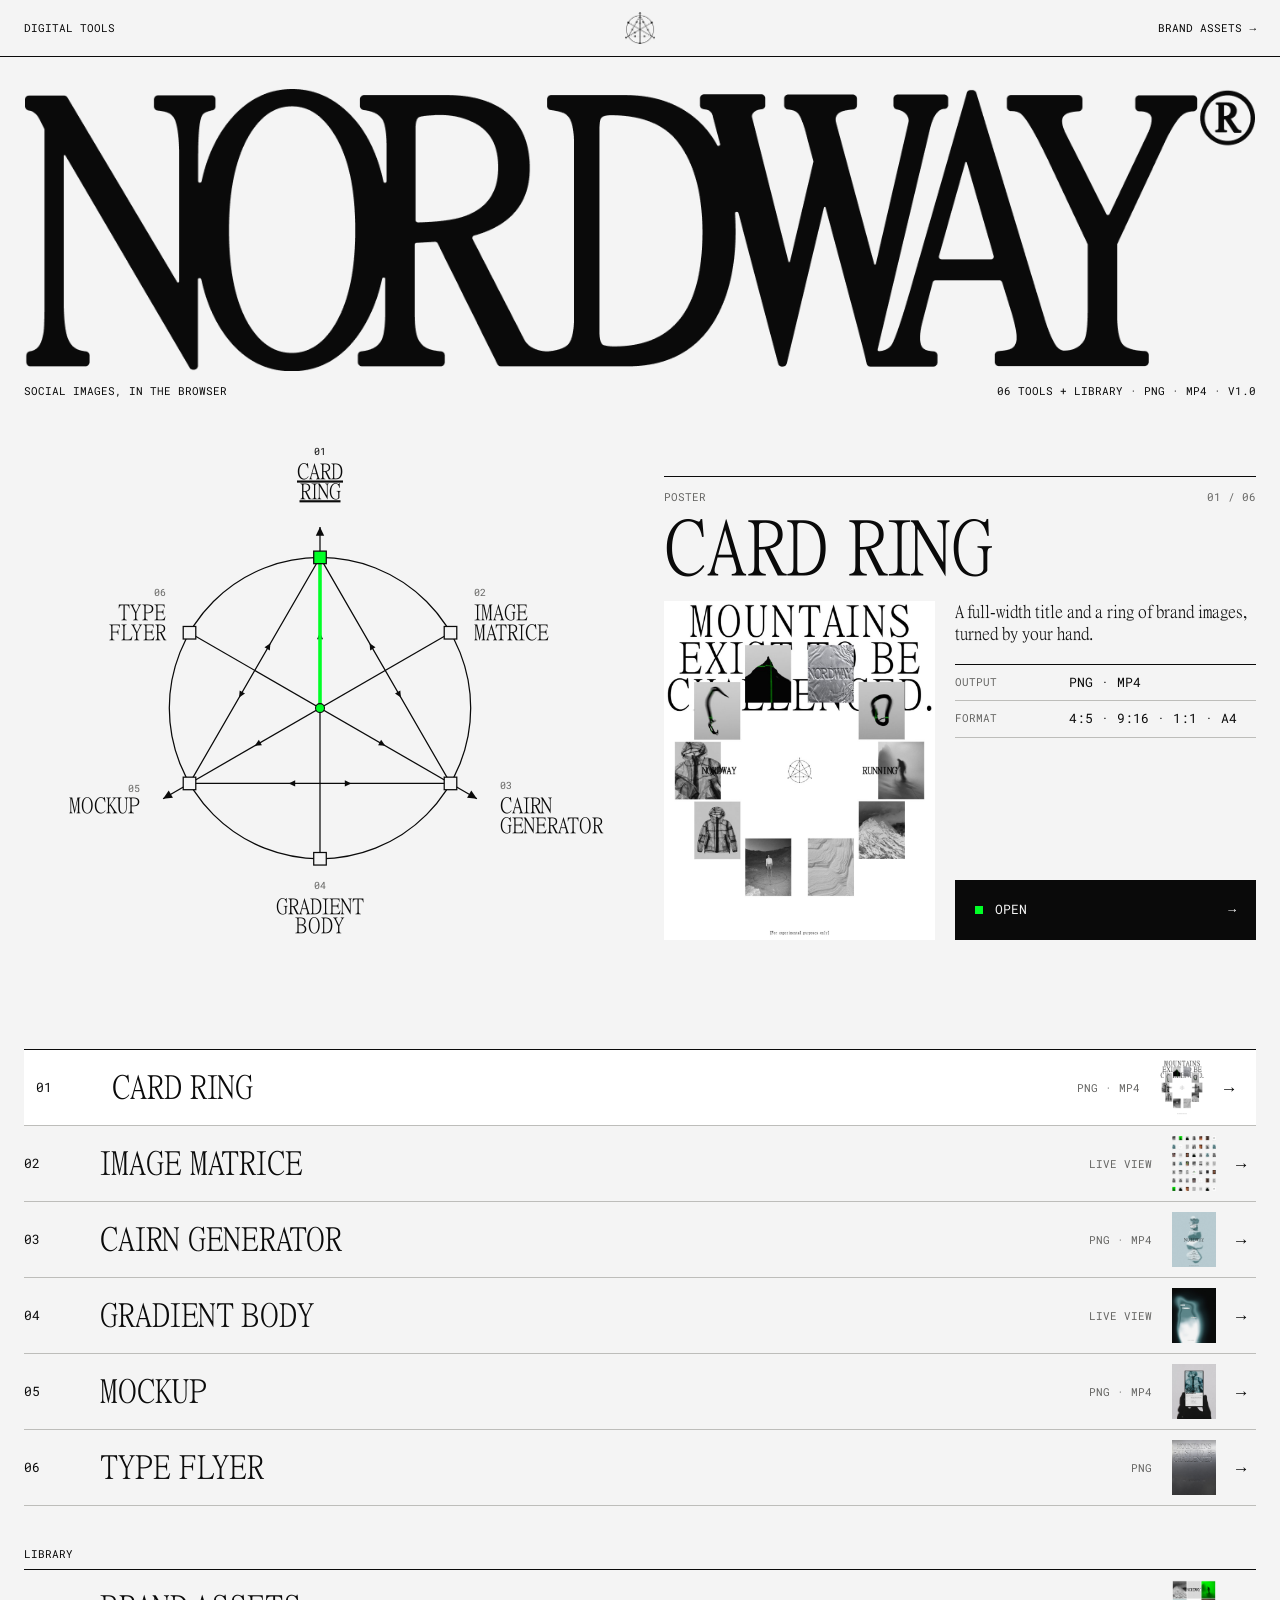
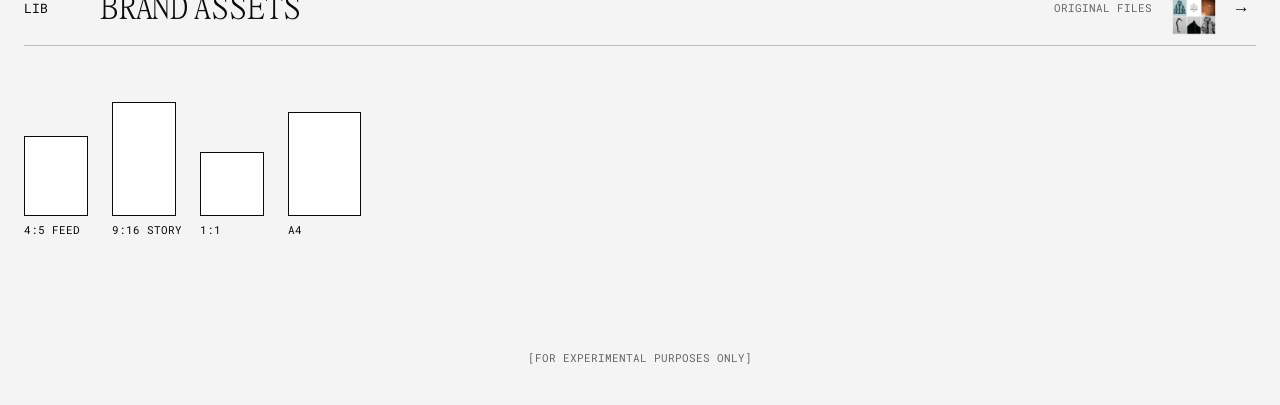
<file: index.html>
<!doctype html>
<html lang="en">
<head>
<meta charset="utf-8" />
<meta name="viewport" content="width=device-width, initial-scale=1, viewport-fit=cover" />
<title>NORDWAY Tools</title>
<meta name="description" content="NORDWAY digital tools: six browser tools and the brand library." />
<link rel="icon" href="ui/favicon.png" />
<link rel="stylesheet" href="ui/site.css" />
<!-- Index v2 : moins de texte, mêmes idées — wordmark, sceau interactif + fiche, liste, formats à l'échelle, bandeau coordonnées -->
<style>
  .hero { padding-block: 32px 0; }
  .hero .word { width: 100%; }
  .hero .line { max-width: none; display: flex; justify-content: space-between; gap: 16px; flex-wrap: wrap; padding: 12px 0 0; }

  /* ── le sceau et la fiche, côte à côte ── */
  .index { display: grid; grid-template-columns: minmax(0, 1fr) minmax(0, 1fr); gap: 48px; align-items: center; padding-block: 40px 72px; }
  @media (max-width: 1000px) { .index { grid-template-columns: minmax(0, 1fr); gap: 24px; } }
  #seal { display: block; width: 100%; height: auto; max-height: 72vh; overflow: visible; }
  #seal .geo { fill: none; stroke: var(--ink); stroke-width: 1.4; }
  #seal .geo-fill { fill: var(--ink); }
  #seal .laser { stroke: var(--signal); stroke-width: 4; stroke-dasharray: 1; }
  #seal .laser.draw { animation: laser 0.28s linear; }
  @keyframes laser { from { stroke-dashoffset: 1; } }
  #seal .center { fill: var(--signal); stroke: var(--ink); stroke-width: 1.2; }
  #seal .node { cursor: pointer; outline: none; }
  #seal .hit { fill: transparent; }
  #seal .pin { fill: var(--paper); stroke: var(--ink); stroke-width: 1.4; }
  #seal .no { font-family: var(--mono); font-size: 11px;fill: var(--mute); }
  #seal .nm { font-family: var(--display); font-size: 24px;fill: var(--ink); text-transform: uppercase; }
  #seal .node.on .pin { fill: var(--signal); }
  /* la bibliothèque n'est pas un outil : un point plein (les relais du sceau) au lieu d'une case */
  #seal .pin.lib { fill: var(--ink); }
  #seal .node.on .no { fill: var(--ink); }
  #seal .node.on .nm { text-decoration: underline; text-decoration-thickness: 1px; text-underline-offset: 4px; }
  #seal .node:focus-visible .pin { stroke: var(--signal); stroke-width: 3; }
  @media (max-width: 560px) { #seal .nm { display: none; } #seal .no { font-size: 30px; transform: translateY(34px); } }

  .fiche { border-top: 1px solid var(--line); padding-top: 12px; }
  .fiche .f-top { display: flex; justify-content: space-between; }
  .fiche h2 { margin: 10px 0 20px; font-size: clamp(48px, 6vw, 92px); }
  .fiche .f-body { display: grid; grid-template-columns: minmax(0, 0.9fr) minmax(0, 1fr); gap: 20px; }
  @media (max-width: 560px) { .fiche .f-body { grid-template-columns: minmax(0, 1fr); } }
  .fiche .shot { aspect-ratio: 4 / 5; background: var(--panel); overflow: hidden; }
  .fiche .shot img { width: 100%; height: 100%; object-fit: cover; }
  .fiche .f-text { display: flex; flex-direction: column; }
  .fiche .desc { font-size: 18px; line-height: 1.25; margin-bottom: 18px; }
  .spec { margin: 0 0 20px; border-top: 1px solid var(--line); }
  .spec > div { display: grid; grid-template-columns: 38% minmax(0, 1fr); padding: 9px 0; border-bottom: 1px solid var(--hair); font-family: var(--mono); font-size: 12.5px; }
  .spec dt { font-size: 11px;text-transform: uppercase; color: var(--mute); }
  .spec dd { margin: 0; }
  .fiche .cta { margin-top: auto; }
  .fiche.swap .f-body, .fiche.swap h2 { animation: swap 0.22s linear; }
  @keyframes swap { from { opacity: 0.2; } }

  /* ── la liste : numéro, nom, sortie, vignette ── */
  .list { list-style: none; margin: 0; padding: 0; border-top: 1px solid var(--line); }
  .list a {
    display: grid;
    grid-template-columns: 56px minmax(0, 1fr) auto 44px 20px;
    gap: 20px;
    align-items: center;
    padding: 10px 0;
    border-bottom: 1px solid var(--hair);
    text-decoration: none;
    transition: background-color 0.12s, padding 0.12s;
  }
  .list a:hover, .list a.on { background: var(--white); padding-inline: 12px; }
  .list .n { font-family: var(--mono); font-size: 13px; }
  .list .name { font-size: clamp(26px, 2.6vw, 36px); line-height: 1;text-transform: uppercase; }
  /* la bibliothèque, à part : un intervalle et son intitulé sous la liste des outils */
  .list .sep { margin-top: 40px; padding-bottom: 8px; border-bottom: 1px solid var(--line); }
  .list .thumb { width: 44px; aspect-ratio: 4 / 5; object-fit: cover; background: var(--panel); }
  @media (max-width: 640px) { .list a { grid-template-columns: 36px minmax(0, 1fr) 40px; } .list .out, .list .go { display: none; } .list .thumb { width: 40px; } }

  /* ── les formats d'export, à l'échelle (1080 px = 64 px) ── */
  .formats { display: flex; flex-wrap: wrap; gap: 24px; align-items: flex-end; padding-block: 56px 0; }
  .formats figure { margin: 0; width: calc(var(--w) * 64px / 1080); }
  .formats .box { border: 1px solid var(--line); background: var(--white); }
  .formats figcaption { padding-top: 6px; white-space: nowrap; }
</style>
</head>
<body>

<header class="top">
  <div class="wrap">
    <span class="label ink">Digital tools</span>
    <span class="mark seal" aria-hidden="true"></span>
    <a class="end label ink" href="brand-assets/">Brand assets →</a>
  </div>
</header>

<main>
  <div class="wrap hero">
    <h1 style="margin:0"><span class="mark word" role="img" aria-label="NORDWAY®"></span></h1>
    <p class="line label ink"><span>Social images, in the browser</span><span>06 tools + library · PNG · MP4 · v1.0</span></p>
  </div>

  <!-- le sceau comme navigation : six points, les six outils (la bibliothèque est dans la liste et l'en-tête) -->
  <div class="wrap index">
    <svg id="seal" viewBox="-330 -300 660 600" role="group" aria-label="Tools on the NORDWAY seal"></svg>
    <article class="fiche" id="fiche" aria-live="polite">
      <div class="f-top label"><span id="fKind"></span><span id="fNum"></span></div>
      <h2 class="xxl" id="fName"></h2>
      <div class="f-body">
        <div class="shot"><img id="fImg" src="apercu/card-ring.jpg" alt="Card ring, example output" /></div>
        <div class="f-text">
          <p class="desc" id="fDesc"></p>
          <dl class="spec" id="fSpec"></dl>
          <a class="cta" id="fGo"><span class="lead"><span class="dot"></span><span id="fGoLabel">Open</span></span><span>→</span></a>
        </div>
      </div>
    </article>
  </div>

  <div class="wrap">
    <ol class="list" id="list"></ol>
    <div class="formats" aria-label="Export formats">
      <figure style="--w:1080"><div class="box" style="aspect-ratio:4/5"></div><figcaption class="label ink">4:5 feed</figcaption></figure>
      <figure style="--w:1080"><div class="box" style="aspect-ratio:9/16"></div><figcaption class="label ink">9:16 story</figcaption></figure>
      <figure style="--w:1080"><div class="box" style="aspect-ratio:1"></div><figcaption class="label ink">1:1</figcaption></figure>
      <figure style="--w:1240"><div class="box" style="aspect-ratio:210/297"></div><figcaption class="label ink">A4</figcaption></figure>
    </div>
  </div>
</main>

<footer class="site">
  <div class="wrap fine label"><span>[For experimental purposes only]</span></div>
</footer>

<script>
// Un outil de plus : une entrée dans TOOLS (dossier, nom, aperçu 4:5 dans apercu/<dossier>.jpg).
// Le sceau a six points : seal = sa place (0 à 5, dans le sens des aiguilles d'une montre depuis le haut).
// Les six places vont aux six outils ; la bibliothèque (Brand assets) n'est que dans la liste, la fiche et l'en-tête.
const TOOLS = [
  { seal: 0, dossier: "card-ring", nom: "Card ring", kind: "Poster", desc: "A full-width title and a ring of brand images, turned by your hand.", out: "PNG · MP4", fmt: "4:5 · 9:16 · 1:1 · A4" },
  { seal: 1, dossier: "image-matrice", nom: "Image matrice", kind: "Viewer", desc: "The brand images as a 2D index, a sphere, a roll, a space or the Mont Blanc.", out: "Live view", fmt: "Full screen" },
  { seal: 2, dossier: "cairn-generator", nom: "Cairn generator", kind: "Loop", desc: "A pile of stones turning in a perfect loop, under a type layer.", out: "PNG · MP4", fmt: "4:5 · 9:16 · 1:1 · A4" },
  { seal: 3, dossier: "gradient-body", nom: "Gradient body", kind: "Camera", desc: "Your silhouette leaves a grainy aura, tagged in Signal green.", out: "Live view", fmt: "Full screen" },
  { seal: 4, dossier: "mockup", nom: "Mockup", kind: "Mockup", desc: "Your image or screen recording in a phone held in silhouette.", out: "PNG · MP4", fmt: "4:5 · 9:16 · 1:1 · A4" },
  { seal: 5, dossier: "type-flyer", nom: "Type flyer", kind: "Poster", desc: "A title from margin to margin, a middle line and a footer: flat black and white, or pressed into a steel plate.", out: "PNG", fmt: "4:5 · 9:16 · 1:1 · A4" },
  { dossier: "brand-assets", nom: "Brand assets", kind: "Library", lib: true, desc: "Every file of the identity, sorted as in the ASSETS folder.", out: "Original files", fmt: "PNG · JPG · MP4 · TTF" },
];
const pad2 = (n) => String(n).padStart(2, "0");
const N_TOOLS = TOOLS.filter((t) => !t.lib).length;
const numOf = (i) => (TOOLS[i].lib ? "LIB" : pad2(i + 1));   // la bibliothèque n'a pas de numéro d'outil
const $ = (id) => document.getElementById(id);

// ── le sceau : cercle, triangle inscrit, trois axes fléchés, trois points de relais ──
// six points dans le sens des aiguilles d'une montre depuis le haut : sommets (haut, bas droite, bas gauche)
// et points de relais opposés (haut droite, bas, haut gauche)
const NS = "http://www.w3.org/2000/svg";
const R = 168, TIP = 34;
const ANG = [-90, -30, 30, 90, 150, 210];
const IS_VERTEX = [true, false, true, false, true, false];
const P = (deg, r = R) => [Math.cos(deg * Math.PI / 180) * r, Math.sin(deg * Math.PI / 180) * r];
const svg = $("seal");
const el = (tag, attrs, parent = svg) => {
  const n = document.createElementNS(NS, tag);
  for (const [k, v] of Object.entries(attrs)) n.setAttribute(k, v);
  parent.append(n);
  return n;
};
const geo = el("g", { "aria-hidden": "true" });
el("circle", { cx: 0, cy: 0, r: R, class: "geo" }, geo);
const V = [ANG[0], ANG[2], ANG[4]].map((a) => P(a));
el("polygon", { points: V.map((p) => p.join(",")).join(" "), class: "geo" }, geo);
const arrow = (x, y, a, s = 9) => {
  const r = a * Math.PI / 180, b1 = r + 2.7, b2 = r - 2.7;
  el("polygon", { class: "geo-fill", points: [[x, y], [x + Math.cos(b1) * s, y + Math.sin(b1) * s], [x + Math.cos(b2) * s, y + Math.sin(b2) * s]].map((p) => p.join(",")).join(" ") }, geo);
};
for (const a of [ANG[0], ANG[2], ANG[4]]) {
  const [ox, oy] = P(a + 180), [tx, ty] = P(a, R + TIP);
  el("line", { x1: ox, y1: oy, x2: tx, y2: ty, class: "geo" }, geo);
  arrow(tx, ty, a, 11);
  arrow(...P(a, R * 0.5), a, 8);
}
for (let i = 0; i < 3; i++) {   // sur chaque côté, l'aller et le retour
  const [ax, ay] = V[i], [bx, by] = V[(i + 1) % 3];
  const dir = Math.atan2(by - ay, bx - ax) * 180 / Math.PI;
  arrow(ax + (bx - ax) * 0.38, ay + (by - ay) * 0.38, dir + 180, 8);
  arrow(ax + (bx - ax) * 0.62, ay + (by - ay) * 0.62, dir, 8);
}
for (const a of [ANG[1], ANG[3], ANG[5]]) el("circle", { cx: P(a)[0], cy: P(a)[1], r: 5.5, class: "geo-fill" }, geo);

// la ligne de visée Signal, du point choisi au centre
const laser = el("line", { class: "laser", x1: 0, y1: 0, x2: 0, y2: 0, pathLength: 1 });
el("circle", { cx: 0, cy: 0, r: 5, class: "center" });

const nodes = TOOLS.map((t, i) => {
  if (t.seal == null) return null;   // pas de place sur le sceau
  const a = ANG[t.seal];
  const vertex = IS_VERTEX[t.seal];
  const g = el("a", { class: "node", href: `${t.dossier}/`, "aria-label": `${numOf(i)} ${t.nom}` });
  const [x, y] = P(a);
  el("circle", { class: "hit", cx: x, cy: y, r: 34 }, g);
  if (t.lib) el("circle", { class: "pin lib", cx: x, cy: y, r: 9 }, g);
  else el("rect", { class: "pin", x: x - 7, y: y - 7, width: 14, height: 14 }, g);
  let [lx, ly] = P(a, vertex ? R + TIP + 30 : R + 30);
  const cos = Math.cos(a * Math.PI / 180);
  const anchor = Math.abs(cos) < 0.2 ? "middle" : cos > 0 ? "start" : "end";
  if (a === -90) ly -= 24;
  if (a === 90) ly += 30;
  const words = t.nom.split(" ");
  el("text", { class: "no", x: lx, y: ly - (words.length > 1 ? 26 : 22), "text-anchor": anchor }, g).textContent = numOf(i);
  words.forEach((w, k) => { el("text", { class: "nm", x: lx, y: ly + k * 22, "text-anchor": anchor }, g).textContent = w; });
  g.addEventListener("pointerenter", () => select(i));
  g.addEventListener("focus", () => select(i));
  return g;
});

// ── la liste : survoler une ligne vise aussi le point du sceau ──
const rows = TOOLS.map((t, i) => {
  if (t.lib) {
    const sep = document.createElement("li");
    sep.className = "sep label ink";
    sep.textContent = "Library";
    $("list").append(sep);
  }
  const li = document.createElement("li");
  li.innerHTML = `<a><span class="n"></span><span class="name"></span><span class="out label"></span><img class="thumb" alt="" loading="lazy" /><span class="go mono">→</span></a>`;
  const a = li.firstChild;
  a.href = `${t.dossier}/`;
  a.querySelector(".n").textContent = numOf(i);
  a.querySelector(".name").textContent = t.nom;
  a.querySelector(".out").textContent = t.out;
  a.querySelector(".thumb").src = `apercu/${t.dossier}.jpg`;
  a.addEventListener("pointerenter", () => select(i));
  $("list").append(li);
  return a;
});

// ── la fiche ──
let current = -1;
function select(i) {
  if (i === current) return;
  current = i;
  const t = TOOLS[i];
  nodes.forEach((n, k) => n?.classList.toggle("on", k === i));
  rows.forEach((r, k) => r.classList.toggle("on", k === i));
  // la ligne de visée part du point de l'outil ; un outil hors du sceau n'en a pas
  laser.style.visibility = t.seal == null ? "hidden" : "";
  if (t.seal != null) {
    const [x, y] = P(ANG[t.seal]);
    laser.setAttribute("x1", x); laser.setAttribute("y1", y);
    laser.classList.remove("draw"); void laser.getBBox(); laser.classList.add("draw");
  }
  $("fKind").textContent = t.kind;
  $("fNum").textContent = t.lib ? "" : `${pad2(i + 1)} / ${pad2(N_TOOLS)}`;
  $("fName").textContent = t.nom;
  $("fDesc").textContent = t.desc;
  $("fImg").src = `apercu/${t.dossier}.jpg`;
  $("fImg").alt = `${t.nom}, example output`;
  $("fSpec").replaceChildren(...[["Output", t.out], ["Format", t.fmt]].map(([k, v]) => {
    const d = document.createElement("div");
    d.innerHTML = "<dt></dt><dd></dd>";
    d.firstChild.textContent = k;
    d.lastChild.textContent = v;
    return d;
  }));
  $("fGo").href = `${t.dossier}/`;
  $("fGoLabel").textContent = t.lib ? "Open library" : "Open";
  const f = $("fiche");
  f.classList.remove("swap"); void f.offsetWidth; f.classList.add("swap");
}
select(0);

// clavier : flèches gauche / droite d'un point à l'autre du sceau
svg.addEventListener("keydown", (e) => {
  if (e.key !== "ArrowRight" && e.key !== "ArrowLeft") return;
  e.preventDefault();
  // d'un point du sceau au suivant, dans l'ordre des places
  const onSeal = TOOLS.map((t, i) => i).filter((i) => nodes[i]).sort((a, b) => TOOLS[a].seal - TOOLS[b].seal);
  const k = Math.max(0, onSeal.indexOf(current));
  nodes[onSeal[(k + (e.key === "ArrowRight" ? 1 : -1) + onSeal.length) % onSeal.length]].focus();
});
</script>
</body>
</html>
</file>
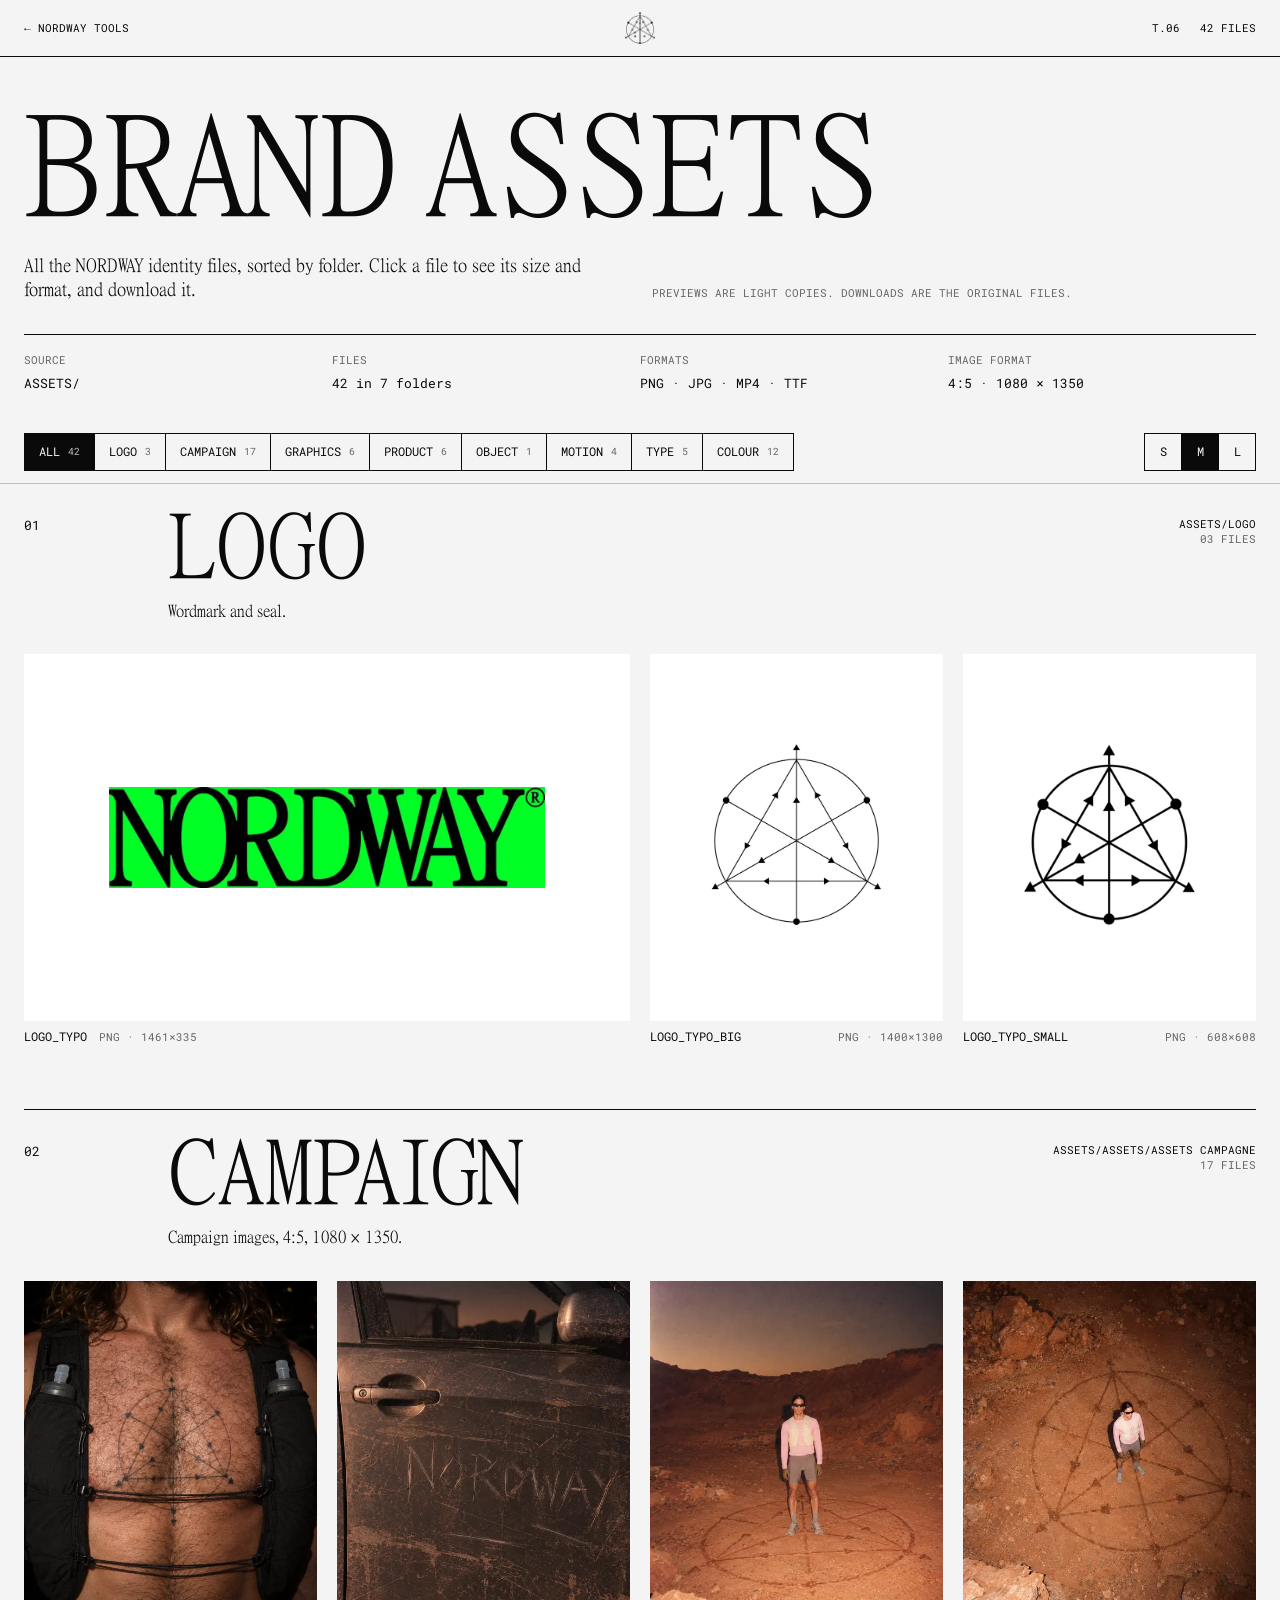
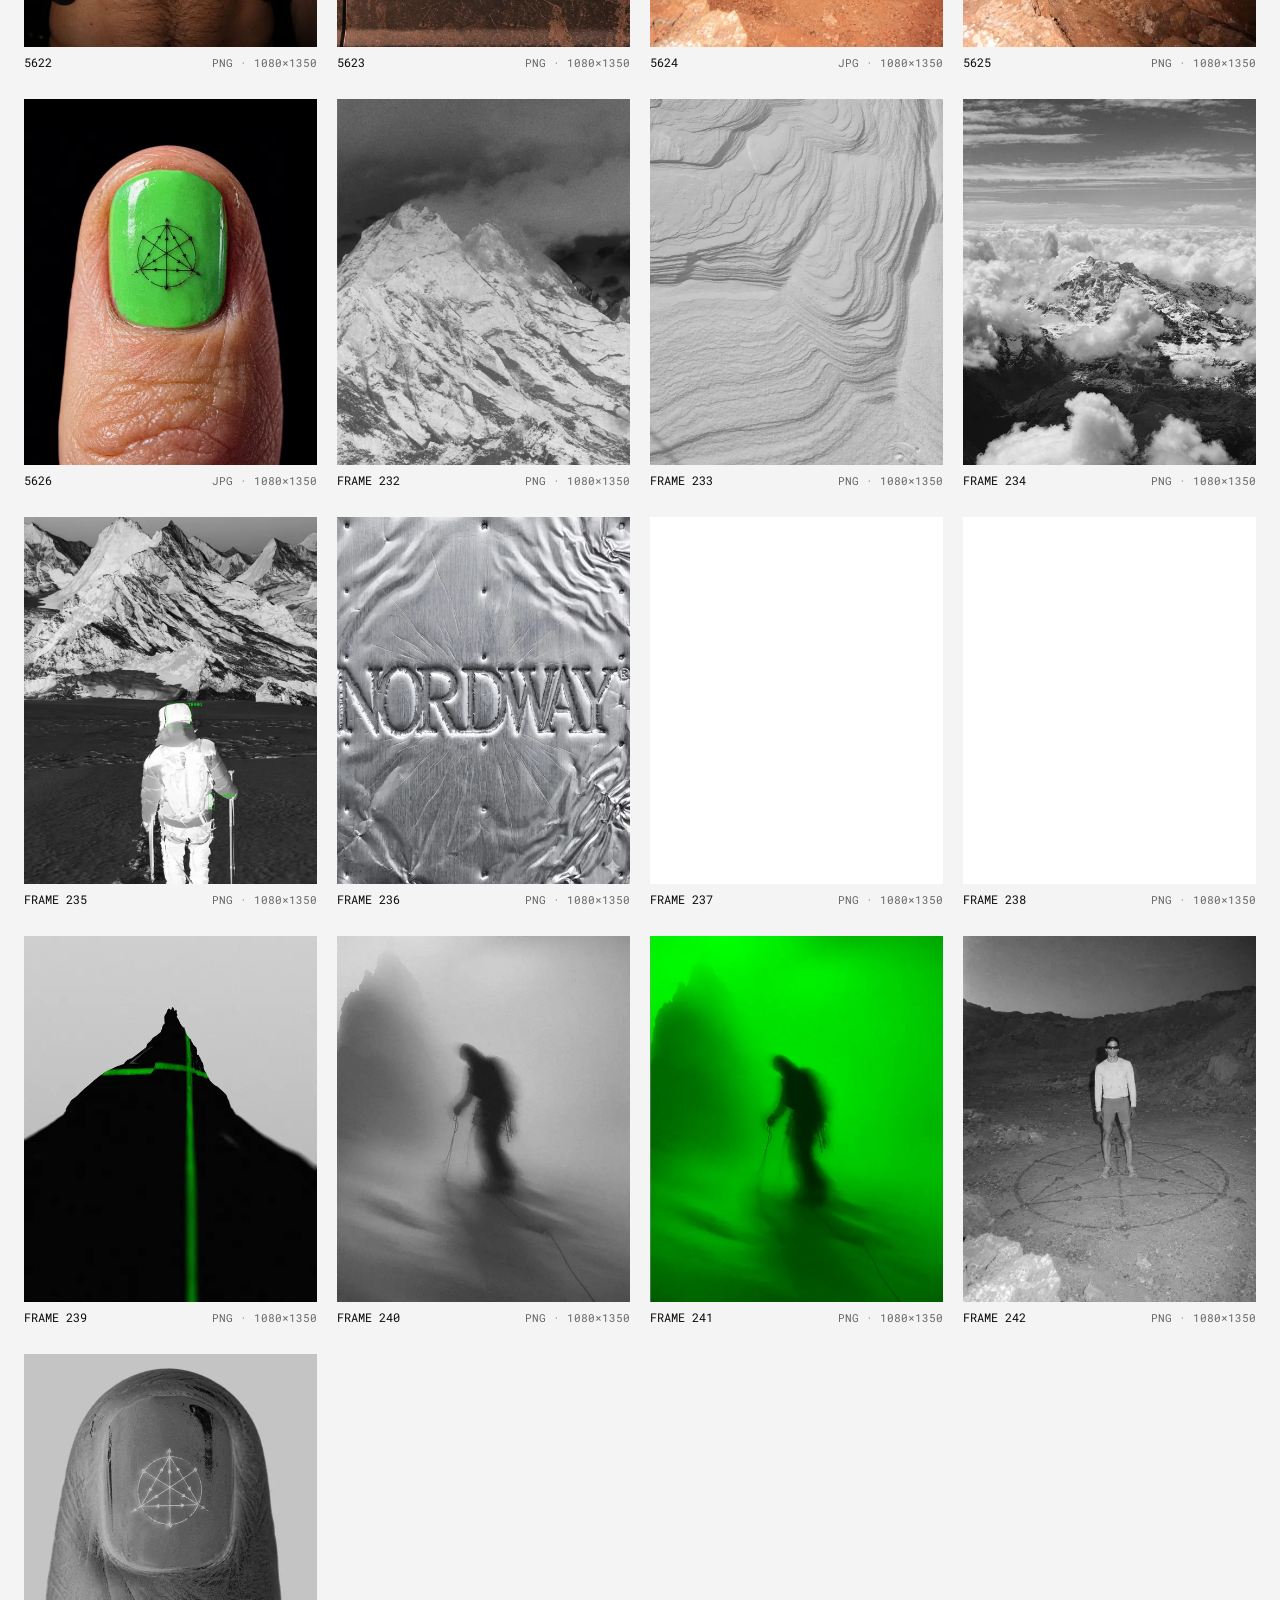
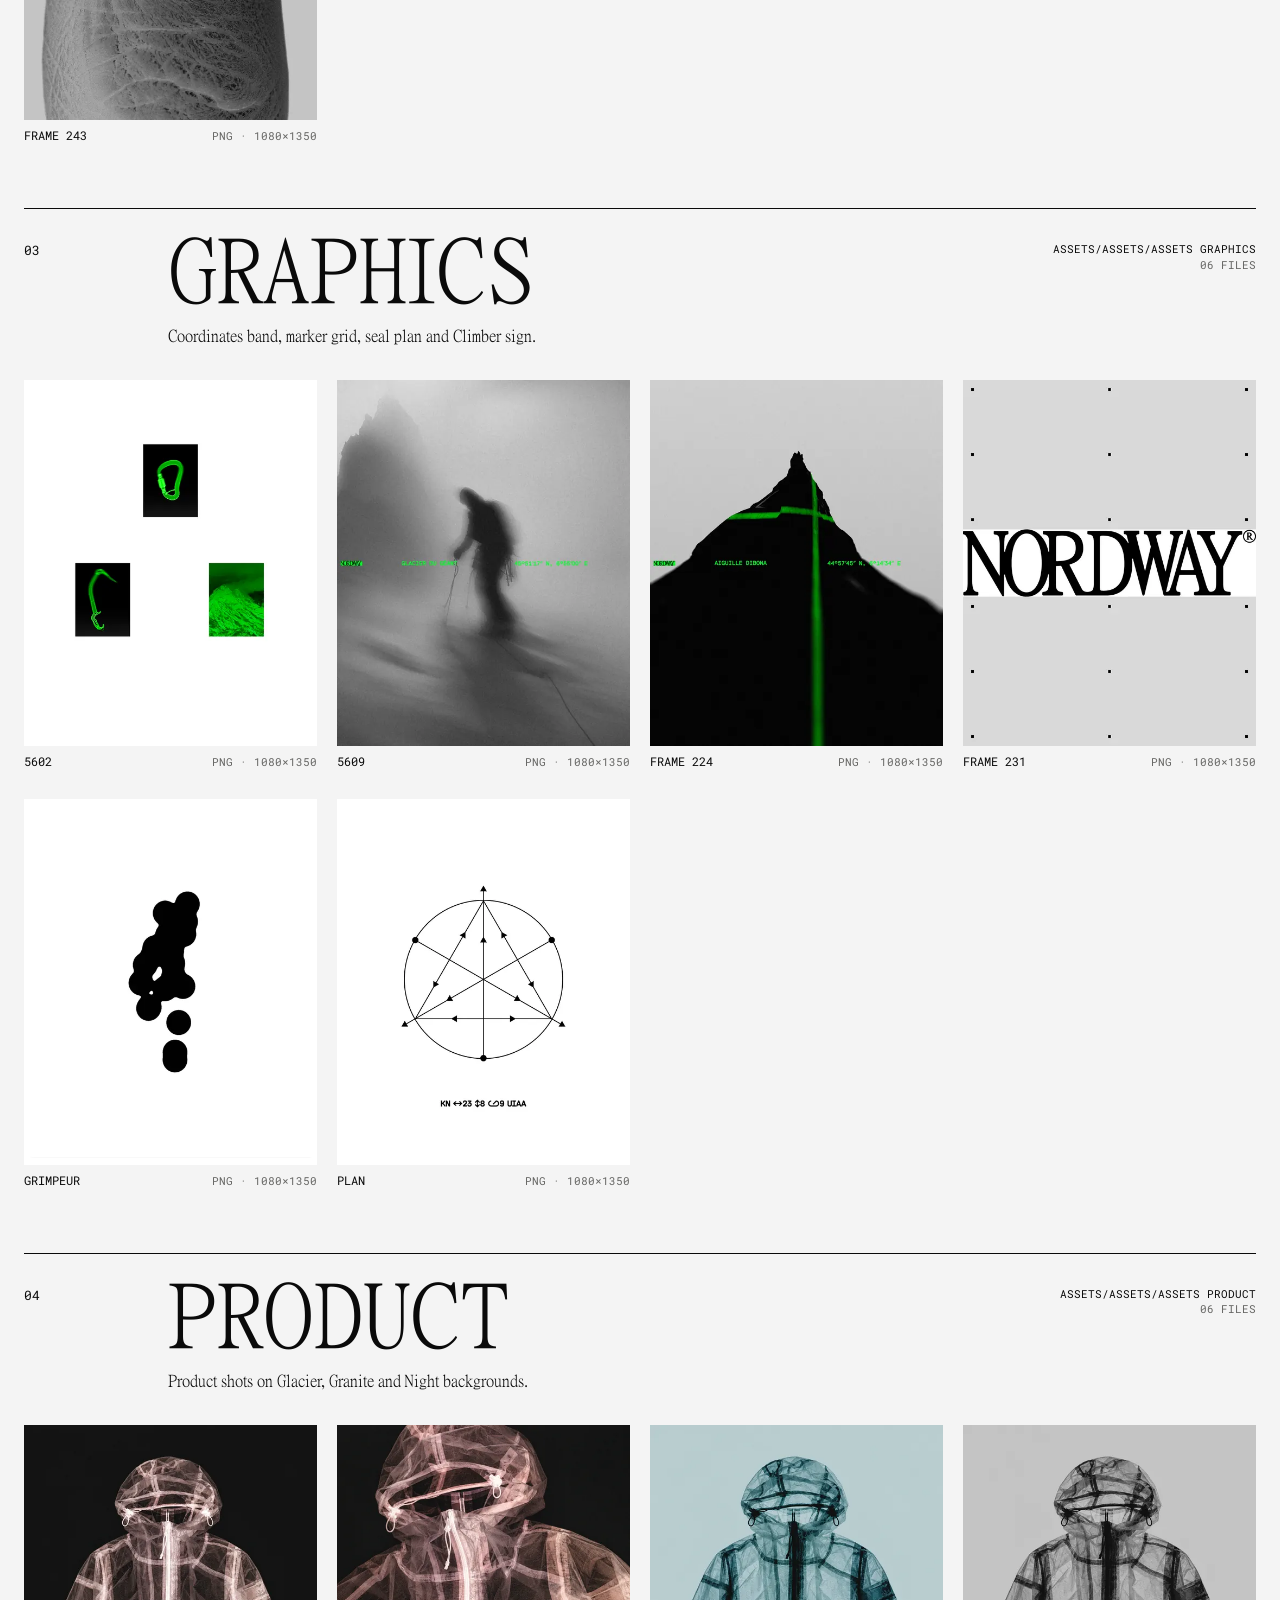
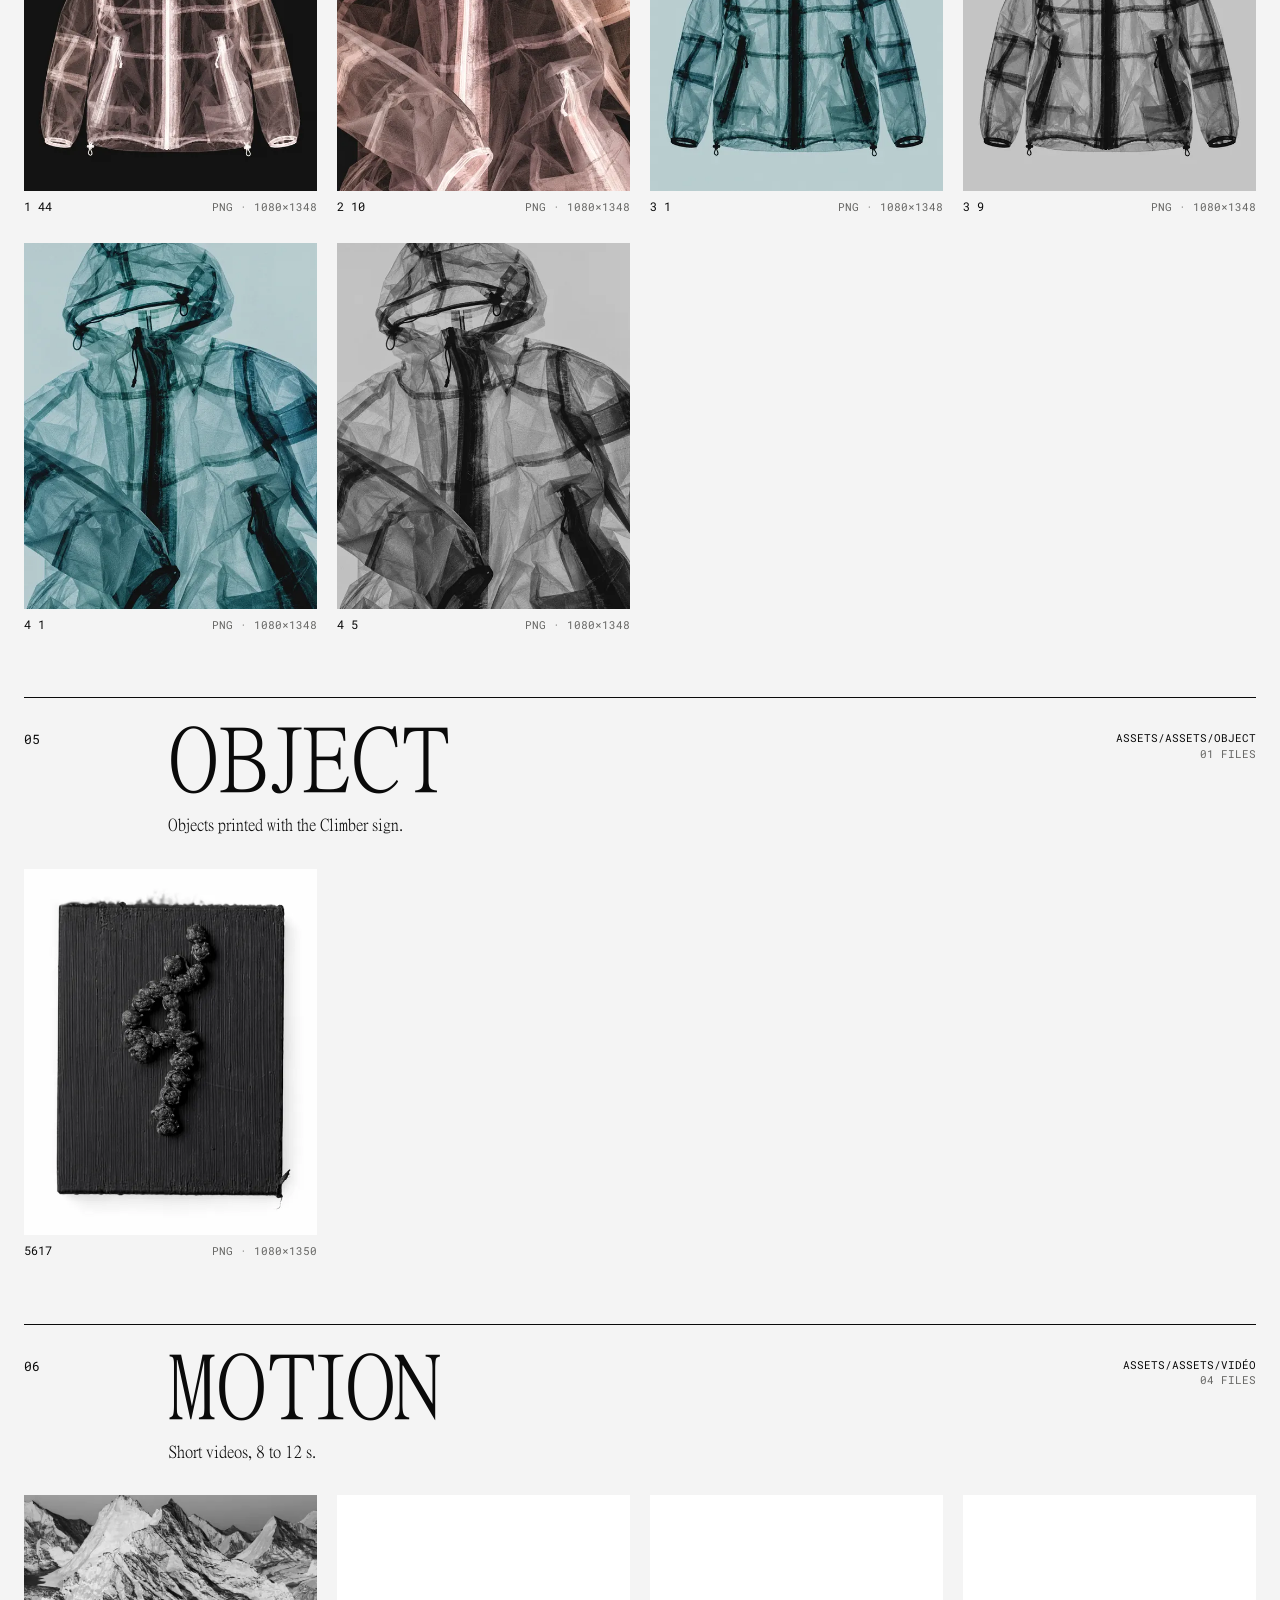
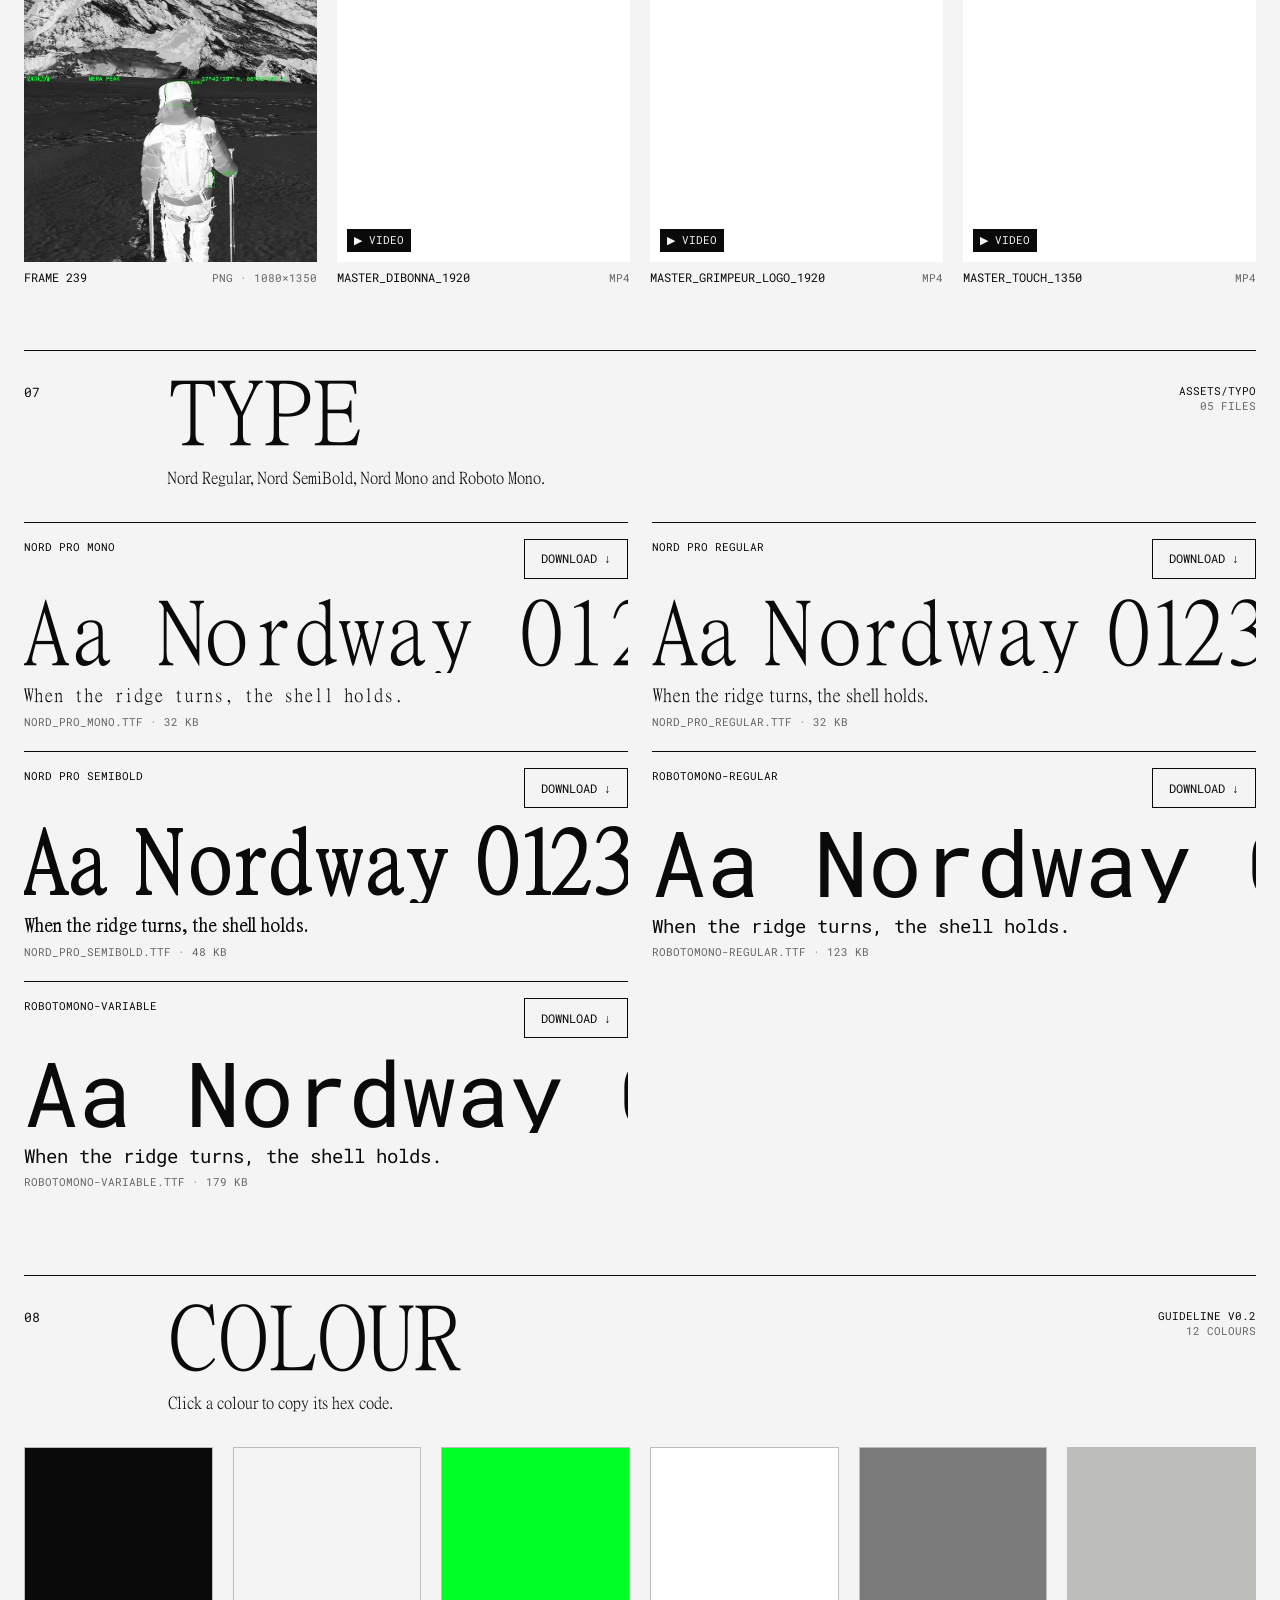
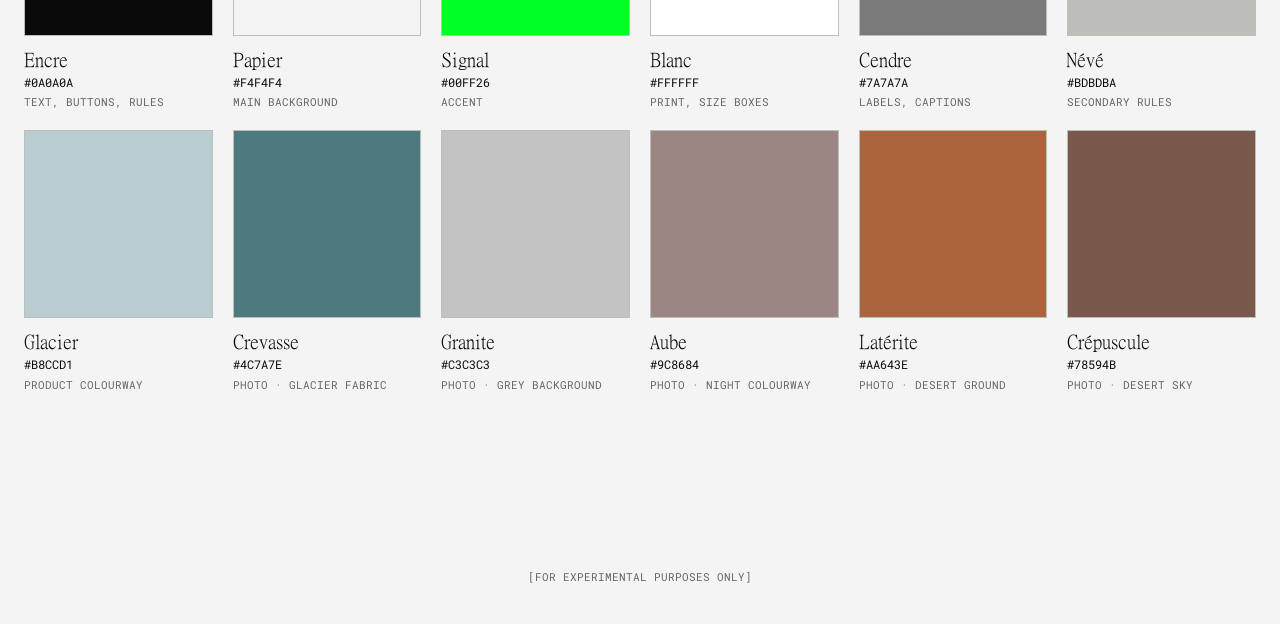
<file: brand-assets/index.html>
<!doctype html>
<html lang="en">
<head>
<meta charset="utf-8" />
<meta name="viewport" content="width=device-width, initial-scale=1, viewport-fit=cover" />
<title>Brand assets — NORDWAY Tools</title>
<meta name="description" content="The NORDWAY brand library: logo, campaign, graphics, product, objects, motion and type, sorted as in the ASSETS folder." />
<link rel="icon" href="../ui/favicon.png" />
<link rel="stylesheet" href="../ui/site.css" />
<!-- Le manifeste est écrit par build_assets.py à partir du dossier ../ASSETS (relancer le script après un ajout) -->
<script src="assets.js"></script>
<style>
  /* ── tête de page ── */
  .hero { padding-block: 48px 28px; }
  .hero h1 { font-size: clamp(40px, 11vw, 184px); white-space: nowrap; }   /* sur une seule ligne */
  .hero .intro { display: grid; grid-template-columns: minmax(0, 1fr) minmax(0, 1fr); gap: 24px; margin: 28px 0 32px; }
  .hero .intro p { font-size: 19px; line-height: 1.25; }
  @media (max-width: 720px) { .hero .intro { grid-template-columns: minmax(0, 1fr); } }

  /* ── barre de filtres, collée sous la barre haute ── */
  .filters {
    position: sticky;
    top: calc(var(--top-h) + 1px);
    z-index: 20;
    background: var(--paper);
    border-bottom: 1px solid var(--hair);
  }
  .filters .wrap { display: flex; justify-content: space-between; align-items: center; gap: 16px; padding-block: 12px; }
  .filters .seg { flex-wrap: nowrap; overflow-x: auto; scrollbar-width: none; }
  .filters .density { flex: none; }
  .filters .density button { min-width: 38px; justify-content: center; padding: 0; }
  @media (max-width: 720px) { .filters .density { display: none; } }

  /* ── rubriques : numéro / titre XXL, comme les chapitres de la guideline ── */
  section.group { border-top: 1px solid var(--line); padding-block: 24px 64px; }
  section.group:first-of-type { border-top: 0; }
  .g-head { display: grid; grid-template-columns: 120px minmax(0, 1fr) auto; gap: 24px; align-items: start; margin-bottom: 32px; }
  .g-head .num { font-family: var(--mono); font-size: 13px; padding-top: 8px; }
  .g-head h2 { font-size: clamp(44px, 7vw, 96px); }
  .g-head p { margin-top: 14px; }
  .g-head .path { text-align: right; padding-top: 8px; }
  .g-head .path b { display: block; font-weight: 400; color: var(--ink); }
  @media (max-width: 720px) {
    .g-head { grid-template-columns: minmax(0, 1fr); gap: 6px; }
    .g-head .path { text-align: left; }
  }

  /* ── grille ── */
  .grid { display: grid; gap: 28px 20px; grid-template-columns: repeat(var(--cols, 4), minmax(0, 1fr)); }
  @media (max-width: 1100px) { .grid { --cols: 3 !important; } }
  @media (max-width: 720px) { .grid { --cols: 2 !important; gap: 20px 12px; } }
  .tile {
    display: block;
    width: 100%;
    padding: 0;
    text-align: left;
    border: 0;
    background: none;
    cursor: zoom-in;
  }
  .tile .frame {
    position: relative;
    aspect-ratio: 4 / 5;
    overflow: hidden;
    background: var(--panel);
    outline: 1px solid transparent;
    outline-offset: -1px;
    transition: outline-color 0.12s;
  }
  .tile:hover .frame { outline: 1px solid var(--line); outline-offset: -1px; }
  /* l'image entière, jamais recadrée : ce qui n'est pas en 4:5 garde du blanc autour */
  .tile .frame { background: var(--white); }
  .tile img, .tile video { width: 100%; height: 100%; object-fit: contain; }
  .tile.contain img { padding: 14%; }
  .tile:focus-visible .frame { outline: 1px solid var(--line); outline-offset: -1px; }
  .tile .badge {
    position: absolute;
    left: 10px;
    bottom: 10px;
    padding: 4px 7px;
    font-family: var(--mono);
    font-size: 10.5px;
    text-transform: uppercase;
    color: var(--paper);
    background: var(--ink);
  }
  .cap { display: flex; justify-content: space-between; gap: 12px; padding-top: 8px; }
  .cap b { font-family: var(--mono); font-weight: 400; font-size: 11.5px;text-transform: uppercase; overflow: hidden; text-overflow: ellipsis; white-space: nowrap; }
  .cap span { flex: none; }

  /* le wordmark tient toute une ligne */
  .tile.wide { grid-column: span 2; }
  /* la tuile large prend la hauteur de sa rangée (fixée par les tuiles 4:5 voisines) */
  .tile.wide { display: flex; flex-direction: column; }
  .tile.wide .frame { flex: 1; aspect-ratio: auto; min-height: 220px; }
  .hero .intro p.label { font-size: 11px; line-height: 1.5; }
  @media (max-width: 720px) { .tile.wide { grid-column: 1 / -1; } }

  /* ── typographie : spécimens ── */
  .fonts { display: grid; grid-template-columns: repeat(2, minmax(0, 1fr)); gap: 0 24px; }
  @media (max-width: 900px) { .fonts { grid-template-columns: minmax(0, 1fr); } }
  .font {
    display: grid;
    grid-template-columns: minmax(0, 1fr) auto;
    gap: 6px 16px;
    padding: 16px 0 22px;
    border-top: 1px solid var(--line);
  }
  .font .aa { grid-column: 1 / -1; font-size: clamp(56px, 7vw, 104px); line-height: 0.9;margin: 8px 0 6px; overflow: hidden; white-space: nowrap; text-overflow: clip; }
  .font .line { grid-column: 1 / -1; font-size: 19px; line-height: 1.2; }
  .font .btn { align-self: start; }

  /* ── couleurs de référence (guideline) ── */
  .swatches { display: grid; grid-template-columns: repeat(6, minmax(0, 1fr)); gap: 20px; }
  @media (max-width: 900px) { .swatches { grid-template-columns: repeat(3, minmax(0, 1fr)); } }
  .sw { display: block; width: 100%; padding: 0; border: 0; background: none; text-align: left; cursor: copy; }
  .sw .chip { display: block; aspect-ratio: 1; outline: 1px solid var(--hair); outline-offset: -1px; }
  .sw .name { display: block; font-size: 20px; margin-top: 10px; }
  .sw .hex { display: block; font-family: var(--mono); font-size: 12px; }
  .sw .use { display: block; margin-top: 4px; }
  .sw.copied .hex::after { content: "  copied"; color: var(--mute); }

  /* ── fiche (lightbox) : image à gauche, fiche technique à droite ── */
  dialog.sheet {
    width: 100vw;
    max-width: none;
    height: 100vh;
    height: 100dvh;
    max-height: none;
    margin: 0;
    padding: 0;
    border: 0;
    color: var(--ink);
    background: var(--paper);
  }
  dialog.sheet[open] { display: grid; grid-template-columns: minmax(0, 1fr) 400px; grid-template-rows: var(--top-h) minmax(0, 1fr); animation: sheetIn 0.2s linear; }
  @keyframes sheetIn { from { opacity: 0; } }
  dialog.sheet::backdrop { background: var(--paper); }
  .sheet .bar { grid-column: 1 / -1; display: grid; grid-template-columns: minmax(0, 1fr) auto minmax(0, 1fr); align-items: center; padding: 0 var(--gutter); border-bottom: 1px solid var(--line); }
  .sheet .bar .end { justify-self: end; display: flex; gap: 0; }
  .sheet .bar .end .btn + .btn { margin-left: -1px; }
  .sheet .view { position: relative; display: grid; place-items: center; min-height: 0; padding: 32px; background: var(--panel); }
  .sheet .view img, .sheet .view video { max-width: 100%; max-height: 100%; object-fit: contain; }
  .sheet .view.light { background: var(--white); }
  .sheet aside { display: flex; flex-direction: column; gap: 20px; padding: 24px var(--gutter); border-left: 1px solid var(--line); overflow-y: auto; }
  .sheet aside h2 { font-size: 56px; word-break: break-word; }
  .spec { margin: 0; border-top: 1px solid var(--line); }
  .spec > div { display: grid; grid-template-columns: 40% minmax(0, 1fr); padding: 9px 0; border-bottom: 1px solid var(--hair); font-family: var(--mono); font-size: 12.5px; }
  .spec dt { font-size: 11px;text-transform: uppercase; color: var(--mute); padding-top: 1px; }
  .spec dd { margin: 0; min-width: 0; overflow-wrap: anywhere; }
  .sheet .actions { display: flex; flex-direction: column; gap: 8px; margin-top: auto; }
  .sheet .actions .row { display: flex; }
  .sheet .actions .row .btn { flex: 1; }
  .sheet .actions .row .btn + .btn { margin-left: -1px; }
  .sheet .count { font-variant-numeric: tabular-nums; }
  @media (max-width: 860px) {
    dialog.sheet[open] { grid-template-columns: minmax(0, 1fr); grid-template-rows: var(--top-h) 56svh auto; overflow-y: auto; }
    .sheet aside { border-left: 0; border-top: 1px solid var(--line); }
    .sheet aside h2 { font-size: 44px; }
  }

  .toast {
    position: fixed;
    left: 50%;
    bottom: 24px;
    z-index: 100;
    translate: -50% 0;
    padding: 10px 14px;
    font-family: var(--mono);
    font-size: 12px;
    text-transform: uppercase;
    color: var(--signal);
    background: var(--ink);
    opacity: 0;
    transition: opacity 0.15s;
    pointer-events: none;
  }
  .toast.on { opacity: 1; }
</style>
</head>
<body>

<header class="top">
  <div class="wrap">
    <a class="label ink" href="../">← NORDWAY Tools</a>
    <span class="mark seal" aria-hidden="true"></span>
    <span class="end label ink"><span>T.06</span><span id="topCount"></span></span>
  </div>
</header>

<main>
  <div class="wrap hero">
    <h1 class="xxl">Brand assets</h1>
    <div class="intro">
      <p>All the NORDWAY identity files, sorted by folder. Click a file to see its size and format, and download it.</p>
      <p class="label" style="align-self:end">Previews are light copies. Downloads are the original files.</p>
    </div>
    <div class="meta">
      <div><span class="label">Source</span><strong>ASSETS/</strong></div>
      <div><span class="label">Files</span><strong id="metaFiles">—</strong></div>
      <div><span class="label">Formats</span><strong id="metaFormats">—</strong></div>
      <div><span class="label">Image format</span><strong>4:5 · 1080 × 1350</strong></div>
    </div>
  </div>

  <nav class="filters" aria-label="Folders">
    <div class="wrap">
      <div class="seg" id="filters" role="group" aria-label="Show a folder"></div>
      <div class="seg density" role="group" aria-label="Columns">
        <button type="button" data-cols="6" aria-pressed="false" title="Small">S</button>
        <button type="button" data-cols="4" aria-pressed="true" title="Medium">M</button>
        <button type="button" data-cols="3" aria-pressed="false" title="Large">L</button>
      </div>
    </div>
  </nav>

  <div class="wrap" id="groups"></div>
</main>

<footer class="site">
  <div class="wrap fine label"><span>[For experimental purposes only]</span></div>
</footer>

<!-- Fiche d'un fichier -->
<dialog class="sheet" id="sheet" aria-labelledby="sheetTitle">
  <div class="bar">
    <span class="label ink count" id="sheetCount"></span>
    <span class="mark seal" style="width:26px" aria-hidden="true"></span>
    <div class="end">
      <button class="btn" type="button" id="prevBtn" aria-label="Previous file">←</button>
      <button class="btn" type="button" id="nextBtn" aria-label="Next file">→</button>
      <button class="btn" type="button" id="closeBtn">Close · Esc</button>
    </div>
  </div>
  <div class="view" id="sheetView"></div>
  <aside>
    <div>
      <span class="label" id="sheetFolder"></span>
      <h2 class="xxl" id="sheetTitle"></h2>
    </div>
    <dl class="spec" id="sheetSpec"></dl>
    <div class="actions">
      <a class="cta" id="dlBtn" download><span class="lead"><span class="dot"></span>Download original</span><span>↓</span></a>
      <div class="row">
        <button class="btn" type="button" id="copyBtn">Copy path</button>
        <a class="btn" id="openBtn" target="_blank" rel="noopener">Open file</a>
      </div>
    </div>
  </aside>
</dialog>

<div class="toast" id="toast" role="status" aria-live="polite"></div>

<script>
(() => {
  const GROUPS = window.NORDWAY_ASSETS || [];
  const $ = (id) => document.getElementById(id);
  const pad2 = (n) => String(n).padStart(2, "0");
  const fmtBytes = (b) => b >= 1048576 ? `${(b / 1048576).toFixed(1)} MB` : `${Math.max(1, Math.round(b / 1024))} KB`;
  const gcd = (a, b) => (b ? gcd(b, a % b) : a);
  const ratio = (w, h) => { const g = gcd(w, h); const r = `${w / g}:${h / g}`; return r.length > 7 ? (w / h).toFixed(2) : r; };
  // les chemins viennent du système de fichiers (espaces, accents) : on encode chaque segment
  const url = (p) => p.split("/").map((s) => (s === ".." ? s : encodeURIComponent(s))).join("/");

  // couleurs de la guideline (référence, pas un dossier d'ASSETS)
  const COLOURS = [
    ["Encre", "#0A0A0A", "Text, buttons, rules"], ["Papier", "#F4F4F4", "Main background"],
    ["Signal", "#00FF26", "Accent"], ["Blanc", "#FFFFFF", "Print, size boxes"],
    ["Cendre", "#7A7A7A", "Labels, captions"], ["Névé", "#BDBDBA", "Secondary rules"],
    ["Glacier", "#B8CCD1", "Product colourway"], ["Crevasse", "#4C7A7E", "Photo · Glacier fabric"],
    ["Granite", "#C3C3C3", "Photo · grey background"], ["Aube", "#9C8684", "Photo · night colourway"],
    ["Latérite", "#AA643E", "Photo · desert ground"], ["Crépuscule", "#78594B", "Photo · desert sky"],
  ];

  const all = [];          // tous les fichiers, dans l'ordre d'affichage (la fiche passe de l'un à l'autre)
  const sections = [];
  let total = 0;
  const formats = new Set();

  GROUPS.forEach((g, gi) => {
    const sec = document.createElement("section");
    sec.className = "group";
    sec.id = g.id;
    sec.dataset.group = g.id;
    sec.innerHTML = `
      <div class="g-head">
        <span class="num">${pad2(gi + 1)}</span>
        <div><h2 class="xxl"></h2><p></p></div>
        <span class="path label"><b></b><span></span></span>
      </div>`;
    sec.querySelector("h2").textContent = g.label;
    sec.querySelector(".g-head p").textContent = g.desc;
    sec.querySelector(".path b").textContent = `ASSETS/${g.folder}`;
    sec.querySelector(".path span").textContent = `${pad2(g.items.length)} files`;
    total += g.items.length;
    g.items.forEach((it) => formats.add(it.ext));

    if (g.id === "typo") {
      const box = document.createElement("div");
      box.className = "fonts";
      g.items.forEach((it, i) => {
        const fam = `NWAsset${gi}_${i}`;
        const face = new FontFace(fam, `url("${url(it.src)}")`);
        face.load().then((f) => document.fonts.add(f)).catch(() => {});
        const el = document.createElement("div");
        el.className = "font";
        el.innerHTML = `<span class="label ink"></span><a class="btn" download>Download ↓</a>
          <div class="aa">Aa Nordway 0123</div>
          <p class="line">When the ridge turns, the shell holds.</p>
          <span class="label"></span>`;
        el.querySelector(".label").textContent = it.name.replace(/_/g, " ");
        el.querySelector(".label:last-child").textContent = `${it.file} · ${fmtBytes(it.bytes)}`;
        el.querySelector("a").href = url(it.src);
        el.querySelectorAll(".aa, .line").forEach((n) => (n.style.fontFamily = `"${fam}", var(--mono)`));
        box.append(el);
      });
      sec.append(box);
    } else {
      const grid = document.createElement("div");
      grid.className = "grid";
      g.items.forEach((it) => grid.append(tile(it, g)));
      sec.append(grid);
    }
    $("groups").append(sec);
    sections.push(sec);
  });

  // couleurs, en dernier
  {
    const sec = document.createElement("section");
    sec.className = "group";
    sec.id = "colour";
    sec.dataset.group = "colour";
    sec.innerHTML = `
      <div class="g-head">
        <span class="num">${pad2(GROUPS.length + 1)}</span>
        <div><h2 class="xxl">Colour</h2><p>Click a colour to copy its hex code.</p></div>
        <span class="path label"><b>Guideline v0.2</b><span>${COLOURS.length} colours</span></span>
      </div>
      <div class="swatches"></div>`;
    const box = sec.querySelector(".swatches");
    for (const [name, hex, use] of COLOURS) {
      const b = document.createElement("button");
      b.type = "button";
      b.className = "sw";
      b.innerHTML = `<span class="chip"></span><span class="name"></span><span class="hex"></span><span class="use label"></span>`;
      b.querySelector(".chip").style.background = hex;
      b.querySelector(".name").textContent = name;
      b.querySelector(".hex").textContent = hex;
      b.querySelector(".use").textContent = use;
      b.addEventListener("click", () => copy(hex, b));
      box.append(b);
    }
    $("groups").append(sec);
    sections.push(sec);
  }

  $("topCount").textContent = `${total} files`;
  $("metaFiles").textContent = `${total} in ${GROUPS.length} folders`;
  $("metaFormats").textContent = [...formats].join(" · ");

  function tile(it, g) {
    const idx = all.push({ ...it, group: g }) - 1;
    const b = document.createElement("button");
    b.type = "button";
    b.className = "tile";
    if (it.kind === "image" && (g.id === "logo" || it.alpha)) b.classList.add("contain");
    if (it.kind === "image" && it.w / it.h > 2) b.classList.add("wide");
    b.innerHTML = `<div class="frame"></div><div class="cap"><b></b><span class="label"></span></div>`;
    const frame = b.querySelector(".frame");
    if (it.kind === "video") {
      const v = document.createElement("video");
      v.muted = true; v.loop = true; v.playsInline = true; v.preload = "metadata";
      v.src = url(it.src) + "#t=0.5";
      frame.append(v);
      const badge = document.createElement("span");
      badge.className = "badge";
      badge.textContent = "▶ Video";
      frame.append(badge);
      b.addEventListener("pointerenter", () => v.play().catch(() => {}));
      b.addEventListener("pointerleave", () => v.pause());
      v.addEventListener("loadedmetadata", () => {
        it.w = v.videoWidth; it.h = v.videoHeight; it.dur = v.duration;
        all[idx].w = it.w; all[idx].h = it.h; all[idx].dur = it.dur;
        b.querySelector(".cap span").textContent = `${it.ext} · ${v.duration.toFixed(1)} s`;
      });
    } else {
      const img = document.createElement("img");
      img.loading = "lazy";
      img.decoding = "async";
      img.alt = it.name;
      img.src = it.thumb;
      frame.append(img);
    }
    b.querySelector(".cap b").textContent = it.name;
    b.querySelector(".cap span").textContent = it.kind === "image" ? `${it.ext} · ${it.w}×${it.h}` : it.ext;
    b.addEventListener("click", () => openSheet(idx));
    return b;
  }

  // ── filtres : une rubrique à la fois, ou tout ──
  const filters = $("filters");
  const addFilter = (id, label, n) => {
    const b = document.createElement("button");
    b.type = "button";
    b.dataset.filter = id;
    b.setAttribute("aria-pressed", String(id === "all"));
    b.innerHTML = `<span></span><sup></sup>`;
    b.querySelector("span").textContent = label;
    b.querySelector("sup").textContent = n;
    b.addEventListener("click", () => setFilter(id));
    filters.append(b);
  };
  addFilter("all", "All", total);
  GROUPS.forEach((g) => addFilter(g.id, g.label, g.items.length));
  addFilter("colour", "Colour", COLOURS.length);
  function setFilter(id) {
    for (const b of filters.children) b.setAttribute("aria-pressed", String(b.dataset.filter === id));
    for (const s of sections) s.hidden = id !== "all" && s.dataset.group !== id;
    const first = sections.find((s) => !s.hidden);
    if (first) window.scrollTo({ top: Math.max(0, first.offsetTop - 140), behavior: "smooth" });
    try { history.replaceState(null, "", id === "all" ? location.pathname : `#${id}`); } catch {}
  }
  const start = location.hash.slice(1);
  if (start && sections.some((s) => s.dataset.group === start)) setFilter(start);

  // ── densité de la grille (souvenir local, facultatif) ──
  const density = document.querySelectorAll(".density button");
  const setCols = (n) => {
    document.querySelectorAll(".grid").forEach((g) => g.style.setProperty("--cols", n));
    density.forEach((b) => b.setAttribute("aria-pressed", String(b.dataset.cols === String(n))));
    try { localStorage.setItem("nw-cols", n); } catch {}
  };
  density.forEach((b) => b.addEventListener("click", () => setCols(b.dataset.cols)));
  try { const c = localStorage.getItem("nw-cols"); if (c) setCols(c); } catch {}

  // ── fiche ──
  const sheet = $("sheet");
  let cur = 0;
  function openSheet(i) {
    cur = (i + all.length) % all.length;
    const it = all[cur];
    const view = $("sheetView");
    view.replaceChildren();
    view.classList.toggle("light", it.group.id === "logo" || !!it.alpha);
    if (it.kind === "video") {
      const v = document.createElement("video");
      v.src = url(it.src); v.controls = true; v.autoplay = true; v.muted = true; v.loop = true; v.playsInline = true;
      view.append(v);
    } else {
      const img = document.createElement("img");
      img.alt = it.name;
      img.src = it.web;                         // la copie web s'affiche tout de suite…
      const full = new Image();                 // …puis l'original la remplace une fois chargé
      full.onload = () => { if (all[cur] === it) img.src = full.src; };
      full.src = url(it.src);
      view.append(img);
    }
    $("sheetFolder").textContent = `${pad2(GROUPS.indexOf(it.group) + 1)} · ${it.group.label}`;
    $("sheetTitle").textContent = it.name.replace(/_/g, " ");
    $("sheetCount").textContent = `${pad2(cur + 1)} / ${pad2(all.length)}`;
    const rows = [
      ["File", it.file],
      ["Folder", `ASSETS/${it.group.folder}`],
      ["Format", it.ext + (it.alpha ? " · transparent" : "")],
      ["Size", it.w ? `${it.w} × ${it.h} px` : "—"],
      ["Ratio", it.w ? ratio(it.w, it.h) : "—"],
      ...(it.dur ? [["Length", `${it.dur.toFixed(1)} s`]] : []),
      ["Weight", fmtBytes(it.bytes)],
    ];
    $("sheetSpec").replaceChildren(...rows.map(([k, v]) => {
      const d = document.createElement("div");
      d.innerHTML = "<dt></dt><dd></dd>";
      d.firstChild.textContent = k;
      d.lastChild.textContent = v;
      return d;
    }));
    $("dlBtn").href = url(it.src);
    $("dlBtn").setAttribute("download", it.file);
    $("openBtn").href = url(it.src);
    if (!sheet.open) sheet.showModal();
  }
  $("prevBtn").addEventListener("click", () => openSheet(cur - 1));
  $("nextBtn").addEventListener("click", () => openSheet(cur + 1));
  $("closeBtn").addEventListener("click", () => sheet.close());
  sheet.addEventListener("close", () => $("sheetView").replaceChildren());
  sheet.addEventListener("keydown", (e) => {
    if (e.key === "ArrowLeft") { e.preventDefault(); openSheet(cur - 1); }
    if (e.key === "ArrowRight") { e.preventDefault(); openSheet(cur + 1); }
  });
  $("copyBtn").addEventListener("click", () => copy(all[cur].src.replace(/^\.\.\//, "")));

  // ── copier ──
  let toastTimer;
  function copy(text, el) {
    const done = () => {
      const t = $("toast");
      t.textContent = `Copied · ${text}`;
      t.classList.add("on");
      clearTimeout(toastTimer);
      toastTimer = setTimeout(() => t.classList.remove("on"), 1600);
      if (el) { el.classList.add("copied"); setTimeout(() => el.classList.remove("copied"), 1600); }
    };
    if (navigator.clipboard?.writeText) navigator.clipboard.writeText(text).then(done, done);
    else done();
  }
})();
</script>
</body>
</html>
</file>
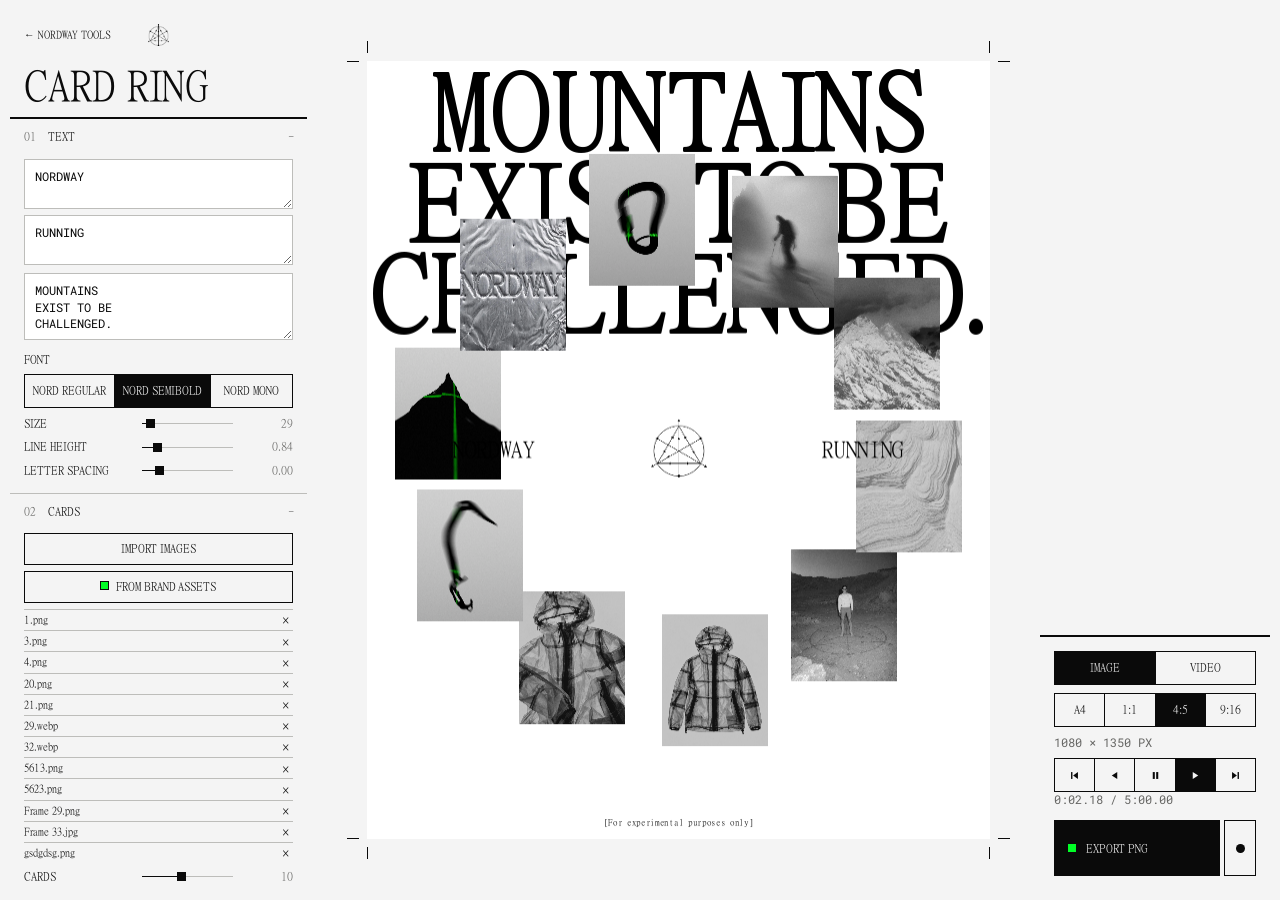
<file: card-ring/index.html>
<!DOCTYPE html>
<html lang="en">
<head>
<meta charset="UTF-8" />
<meta name="viewport" content="width=device-width, initial-scale=1" />
<title>Card ring — NORDWAY Tools</title>
<!-- interface commune des outils (verre, typo, sliders), puis la mise en page propre à l'outil -->
<link rel="icon" href="../ui/favicon.png" />
<link rel="stylesheet" href="../ui/nordway.css" />
<link rel="stylesheet" href="style.css" />
<script defer src="../ui/nordway.js"></script>
</head>
<body data-mobile="ok" data-layout="panels">

<!-- Panneau latéral (paramètres) -->
<aside id="panel">

  <!-- En-tête : retour au menu, titre (dessiné en Nord Regular par nordway.js) -->
  <header id="panelHead">
    <p class="eyebrow"><a class="badge backLink" href="../" title="Back to NORDWAY Tools">← NORDWAY Tools</a></p>
    <h1 class="toolTitle">Card ring</h1>
  </header>
  <!-- Texte : 2 blocs centrés (colonnes 1-2 et 4-5) + bloc haut pleine largeur -->
  <div class="section">
    <h2>Text</h2>
    <div id="textFields">
      <textarea class="posterLine" placeholder="Columns 1-2" rows="2" maxlength="400">NORDWAY</textarea>
      <textarea class="posterLine" placeholder="Columns 4-5" rows="2" maxlength="400">RUNNING</textarea>
    </div>
    <!-- Bloc de texte haut : 5 colonnes, taille ajustée automatiquement à la largeur -->
    <div id="bigTextControl">
      <textarea id="bigTextInput" class="posterLine" placeholder="Top text, full width" rows="3" maxlength="400">MOUNTAINS
EXIST TO BE
CHALLENGED.</textarea>
    </div>
    <div id="bigFontControl" class="row">
      <label for="bigFontSelect">Font</label>
      <select id="bigFontSelect" class="asPills">
        <option value="Nord Regular">NORD REGULAR</option>
        <option value="Nord SemiBold" selected>NORD SEMIBOLD</option>
        <option value="Nord Mono">NORD MONO</option>
      </select>
    </div>
    <div id="fontSizeControl" class="row">
      <label for="fontSizeSlider">Size</label>
      <input id="fontSizeSlider" type="range" min="12" max="320" step="1" value="29" />
    </div>
    <div id="lineHeightControl" class="row">
      <label for="lineHeightSlider">Line height</label>
      <input id="lineHeightSlider" type="range" min="0.5" max="3" step="0.01" value="0.84" />
    </div>
    <!-- Interlettrage (en fraction de la taille de police) -->
    <div id="letterSpacingControl" class="row">
      <label for="letterSpacingSlider">Letter spacing</label>
      <input id="letterSpacingSlider" type="range" min="-0.2" max="1" step="0.01" value="0" />
    </div>
  </div>

  <!-- Cartes : images, nombre, rayon de l'anneau -->
  <div class="section" id="cardSettings">
    <h2>Cards</h2>
    <!-- Images affichées à la place des cartes noires -->
    <div id="imageControl">
      <button id="importBtn" type="button">Import images</button>
      <!-- choisir des visuels dans la bibliothèque NORDWAY (sélecteur commun, nordway.js) -->
      <button id="pickAssetsBtn" type="button" data-brand-assets="imageInput" data-kinds="image" data-multiple data-quality="web">From brand assets</button>
      <input id="imageInput" type="file" accept="image/*" multiple hidden />
      <ul id="imageList"></ul>
    </div>
    <div id="cardCountControl" class="row">
      <label for="cardCountSlider">Cards</label>
      <input id="cardCountSlider" type="range" min="4" max="18" step="1" value="10" />
    </div>
    <div id="radiusControl" class="row">
      <label for="radiusSlider">Radius</label>
      <input id="radiusSlider" type="range" min="30" max="400" step="1" value="300" />
    </div>
  </div>

  <!-- Rendu : fond en dégradé vertical à 3 couleurs (haut, milieu, bas), grille -->
  <div class="section" id="bgControl">
    <h2>Render</h2>
    <label class="check" for="gradientToggle"><input id="gradientToggle" type="checkbox" /> Gradient</label>
    <div id="gradientColors">
      <input type="color" class="gradColor" value="#00ff26" title="Top" aria-label="Top colour" />
      <input type="color" class="gradColor" value="#b8ccd1" title="Middle" aria-label="Middle colour" />
      <input type="color" class="gradColor" value="#ffffff" title="Bottom" aria-label="Bottom colour" />
    </div>
    <div id="gradientPreview" aria-hidden="true"></div>
    <div id="gradientActions" class="btnRow">
      <button id="gradientReverseBtn" type="button" title="Flips the gradient: top ↔ bottom">Swap</button>
      <button id="gradientNegativeBtn" type="button" title="Replaces each colour with its complement">Negative</button>
    </div>
    <div id="gridControl">
      <label class="check" for="gridToggle"><input id="gridToggle" type="checkbox" /> Grid</label>
    </div>
  </div>

  <!-- Caméra : la main fait tourner l'anneau -->
  <div class="section">
    <h2>Camera</h2>
    <div id="bar">
      <button id="startBtn" type="button">Start camera</button>
      <button id="stopBtn" type="button" hidden>Stop camera</button>
    </div>
    <p class="hint" id="status">Off. Uses your camera, analysed only in this browser.</p>
    <!-- Retour caméra, comme la Matrice d'images : noir et blanc, en miroir, squelette de la main par-dessus -->
    <video id="cam" class="camVideo" playsinline muted></video>
    <canvas id="previewCanvas" class="camPreview" width="480" height="360" aria-hidden="true" hidden></canvas>
  </div>

  <footer id="panelFooter">
    <button id="resetBtn" type="button">Reset</button>
    <button id="privacyBtn" type="button">Privacy · GDPR</button>
  </footer>
</aside>

<!-- Notice de confidentialité (RGPD) -->
<dialog id="privacyDialog" aria-labelledby="privacyTitle">
  <h2 id="privacyTitle">Privacy · GDPR</h2>

  <h3>Data controller</h3>
  <p>Valentin Maynadié — contact: <a href="mailto:valentinmaynadie@gmail.com">valentinmaynadie@gmail.com</a></p>

  <h3>Camera</h3>
  <p>The camera only turns on when you click “Start camera”, after your browser asks for permission.
  The video stream is analysed only in your browser, to find the position of your hand, and shown in a small black and white preview: no image or video is recorded, kept or sent to a server.
  You can turn it off at any time with “Stop camera”.</p>

  <h3>Images and exports</h3>
  <p>The images you import stay on your device: they are loaded in memory for the session and disappear when you close the page. PNG and MP4 files are made locally.</p>

  <h3>Cookies and tracking</h3>
  <p>This site uses no cookies, no analytics and no user accounts.</p>

  <h3>Third-party services</h3>
  <p>To work, your browser downloads files from:</p>
  <ul>
    <li>jsDelivr — the hand tracking library (MediaPipe), loaded when the camera starts, and, for MP4 exports, the video muxer;</li>
    <li>Google Cloud Storage — hand tracking model.</li>
  </ul>
  <p>These services receive your IP address, which they need to send the files, under their own privacy policies.</p>

  <h3>Your rights</h3>
  <p>This site keeps no personal data. For any question about your rights (access, rectification, erasure, objection), write to the address above. You can also contact the CNIL, the French data protection authority (cnil.fr).</p>

  <form method="dialog">
    <button type="submit">Close</button>
  </form>
</dialog>

<!-- Zone principale : scène au format DIN portrait (1 : √2), fond blanc, cartes noires -->
<div id="main">
  <canvas id="scene" data-crop></canvas>
</div>

<!-- Panneau de droite, calé en bas : mode, format de l'affiche, lecteur, export -->
<aside id="rightPanel">
  <!-- Mode de travail : affiche (boucle 5 min, export PNG) ou vidéo (boucle 5, 10 ou 15 s, export MP4) -->
  <div id="modeSwitch" role="group" aria-label="Mode">
    <button type="button" data-mode="image" aria-pressed="true">Image</button>
    <button type="button" data-mode="video" aria-pressed="false">Video</button>
  </div>

  <div id="formatButtons">
    <button type="button" data-format="din">A4</button>
    <button type="button" data-format="square">1:1</button>
    <button type="button" data-format="portrait">4:5</button>
    <button type="button" data-format="story">9:16</button>
  </div>
  <p id="formatInfo"></p>

  <!-- Lecture de la boucle (5 min en image, 5 à 15 s en vidéo) -->
  <div id="motionControls">
    <div id="transport">
      <button type="button" data-action="start" title="Start" aria-label="Start">
        <svg viewBox="0 0 16 16"><rect x="3" y="3" width="2" height="10"/><polygon points="13,3 13,13 6,8"/></svg>
      </button>
      <button type="button" data-action="prev" title="Previous frame" aria-label="Previous frame">
        <svg viewBox="0 0 16 16"><polygon points="12,3 12,13 4,8"/></svg>
      </button>
      <button type="button" data-action="pause" title="Pause" aria-label="Pause">
        <svg viewBox="0 0 16 16"><rect x="4" y="3" width="3" height="10"/><rect x="9" y="3" width="3" height="10"/></svg>
      </button>
      <button type="button" data-action="play" title="Play" aria-label="Play">
        <svg viewBox="0 0 16 16"><polygon points="4,3 4,13 12,8"/></svg>
      </button>
      <button type="button" data-action="next" title="Next frame" aria-label="Next frame">
        <svg viewBox="0 0 16 16"><polygon points="3,3 3,13 10,8"/><rect x="11" y="3" width="2" height="10"/></svg>
      </button>
    </div>
    <p id="motionTimeLabel">0.00 / 5.00 s</p>
  </div>

  <div class="row" id="durationRow" hidden>
    <label for="durationSelect">Duration</label>
    <select id="durationSelect" class="asPills">
      <option value="5">5 s</option>
      <option value="10">10 s</option>
      <option value="15">15 s</option>
    </select>
  </div>

  <div id="exportRow">
    <button id="exportBtn" type="button">Export PNG</button>
    <button id="exportMp4Btn" type="button" hidden>Export MP4 (5 s)</button>
    <!-- bouton carré noir : enregistre l'onglet entier en vidéo -->
    <button id="extraBtn" type="button" aria-label="Record the tab as a video"></button>
  </div>
</aside>

<script type="module">
const video       = document.getElementById("cam");
const mainEl      = document.getElementById("main");
const scene       = document.getElementById("scene");
let sctx          = scene.getContext("2d"); // remplacé le temps d'un export PNG
const pcv         = document.getElementById("previewCanvas");
const startBtn    = document.getElementById("startBtn");
const stopBtn     = document.getElementById("stopBtn");
const statusEl    = document.getElementById("status");
const textInputs  = Array.from(document.querySelectorAll("#textFields .posterLine"));
const bigTextInput = document.getElementById("bigTextInput");
const fontSizeSlider = document.getElementById("fontSizeSlider");
const lineHeightSlider = document.getElementById("lineHeightSlider");
const letterSpacingSlider = document.getElementById("letterSpacingSlider");
const cardCountSlider = document.getElementById("cardCountSlider");
const radiusSlider = document.getElementById("radiusSlider");
const gridToggle  = document.getElementById("gridToggle");
const resetBtn    = document.getElementById("resetBtn");
const formatButtons = Array.from(document.querySelectorAll("#formatButtons button"));
const formatInfo  = document.getElementById("formatInfo");
const exportBtn   = document.getElementById("exportBtn");
const exportMp4Btn = document.getElementById("exportMp4Btn");
const modeButtons = Array.from(document.querySelectorAll("#modeSwitch button"));
const motionTimeLabel = document.getElementById("motionTimeLabel");
const durationRow = document.getElementById("durationRow");
const durationSelect = document.getElementById("durationSelect");
const transportButtons = Array.from(document.querySelectorAll("#transport button"));
const importBtn   = document.getElementById("importBtn");
const imageInput  = document.getElementById("imageInput");
const imageList   = document.getElementById("imageList");

// Au rechargement, le navigateur restaure les anciens réglages dans les champs :
// on repart toujours des valeurs écrites dans le HTML (sinon un nouveau défaut ne s'applique pas)
document.querySelectorAll("#panel input:not([type=file]), #panel textarea, #panel select").forEach((el) => {
  if (el.type === "checkbox") el.checked = el.defaultChecked;
  else if (el.tagName === "SELECT") el.value = (Array.from(el.options).find((o) => o.defaultSelected) ?? el.options[0]).value;
  else el.value = el.defaultValue;
});

const DEFAULT_FONT_SIZE = Number(fontSizeSlider.value);
const DEFAULT_LINE_HEIGHT = Number(lineHeightSlider.value);
const DEFAULT_LETTER_SPACING = Number(letterSpacingSlider.value);
const DEFAULT_CARD_COUNT = Number(cardCountSlider.value);
const DEFAULT_RADIUS = Number(radiusSlider.value);
const DEFAULT_TEXTS = textInputs.map((input) => input.value);
const DEFAULT_BIG_TEXT = bigTextInput.value;
const DEFAULT_SHOW_GRID = gridToggle.checked;

// Fond en dégradé (vert → menthe → blanc par défaut, lu sur les pastilles du HTML)
const gradientToggle = document.getElementById("gradientToggle");
const gradColorInputs = Array.from(document.querySelectorAll(".gradColor"));
const gradientPreview = document.getElementById("gradientPreview");
const gradientActionButtons = Array.from(document.querySelectorAll("#gradientActions button"));
const DEFAULT_GRADIENT_ON = gradientToggle.checked;
const DEFAULT_GRADIENT_COLORS = gradColorInputs.map((input) => input.value);
let gradientOn = DEFAULT_GRADIENT_ON;
let gradientColors = [...DEFAULT_GRADIENT_COLORS];

// Indices des 21 points de la main (modèle MediaPipe)
const WRIST = 0;      // poignet
const THUMB_TIP = 4;  // bout du pouce
const INDEX_TIP = 8;  // bout de l'index
const MIDDLE_MCP = 9; // base du majeur (référence d'échelle)
const PINKY_TIP = 20; // bout de l'auriculaire (petit doigt)

let handLandmarker = null;
let running = false;
let lastVideoTime = -1;

// 2 blocs de texte (colonnes 1-2 et 4-5), centrés verticalement sur l'affiche
let posterLines = [...DEFAULT_TEXTS];
let bigText = DEFAULT_BIG_TEXT;              // bloc bas pleine largeur
let posterFontSize = DEFAULT_FONT_SIZE;      // taille du texte, réglée par le slider
let lineHeightMul = DEFAULT_LINE_HEIGHT;     // interlignage du bloc pleine largeur (× sa taille)
let letterSpacingEm = DEFAULT_LETTER_SPACING; // interlettrage (× la taille de police)
let showGrid = gridToggle.checked;           // afficher / masquer la grille

// Grille de mise en page de l'affiche : 5 colonnes × 10 lignes, marge + gouttière de 10px
const GRID_MARGIN = 10;
const GRID_GUTTER = 10;
const GRID_COLS = 5;
const GRID_ROWS = 10;

// Largeur d'une colonne de la grille
function columnWidth() {
  return (sceneW - GRID_MARGIN * 2 - GRID_GUTTER * (GRID_COLS - 1)) / GRID_COLS;
}

// Position (x) du bord gauche de la colonne i (0-indexée)
function columnX(i) {
  return GRID_MARGIN + i * (columnWidth() + GRID_GUTTER);
}

// Zone horizontale de chaque champ de texte (colonnes 0-indexées, incluses) :
// champ 1 -> colonnes 1-2, champ 2 -> colonnes 4-5
const TEXT_SLOTS = [
  { fromCol: 0, toCol: 1 },
  { fromCol: 3, toCol: 4 },
];

// Hauteur d'une ligne de la grille
function rowHeight() {
  return (sceneH - GRID_MARGIN * 2 - GRID_GUTTER * (GRID_ROWS - 1)) / GRID_ROWS;
}

// Position (y) du bord haut de la ligne i (0-indexée)
function rowY(i) {
  return GRID_MARGIN + i * (rowHeight() + GRID_GUTTER);
}

// Police "maison" chargée depuis /font, utilisée uniquement pour le titre sur l'affiche
const posterFace = new FontFace(
  "Nord Mono",
  "url('../fonts/Nord_pro_mono.ttf')"
);
posterFace.load().then((loaded) => {
  document.fonts.add(loaded); // la boucle d'animation redessinera au prochain tick
}).catch((err) => {
  console.error("Could not load the Nord Mono font:", err);
});

// Polices proposées pour le gros titre pleine largeur : Nord Regular (la typo de titre NORDWAY) et Nord SemiBold ;
// la Mono (Nord Mono = Nord_pro_mono) est chargée juste au-dessus
const BIG_FONT_FILES = {
  "Nord Regular": "../fonts/Nord_pro_regular.ttf",
  "Nord SemiBold": "../fonts/Nord_pro_SemiBold.ttf",
};
for (const [name, url] of Object.entries(BIG_FONT_FILES)) {
  new FontFace(name, `url('${encodeURI(url)}')`).load().then((loaded) => {
    document.fonts.add(loaded);
  }).catch((err) => {
    console.error(`Could not load the ${name} font:`, err);
  });
}

// Logo affiché en petit au centre de l'affiche
const LOGO_SIZE = 90; // largeur du logo (px, repère de la page)
const logoImg = new Image();
logoImg.onload = buildLogo;
logoImg.src = "sources_img/5621.png";
let logoBitmap = null;

// Réduire 1080px -> ~90px d'un seul drawImage fait sauter des pixels (traits
// fins hachés). On réduit donc par moitiés successives jusqu'à la taille exacte
// en pixels, une seule fois (et à chaque redimensionnement de la page).
function buildLogo() {
  logoBitmap = makeLogoBitmap(pixelScale);
}

function makeLogoBitmap(scale) {
  if (!logoImg.complete || !logoImg.naturalWidth) return null;
  const targetW = Math.round(LOGO_SIZE * scale);
  const targetH = Math.round(targetW * logoImg.naturalHeight / logoImg.naturalWidth);

  let src = logoImg;
  let w = logoImg.naturalWidth;
  let h = logoImg.naturalHeight;
  while (w / 2 > targetW) {
    w = Math.round(w / 2);
    h = Math.round(h / 2);
    src = drawScaled(src, w, h);
  }
  return drawScaled(src, targetW, targetH);
}

function drawScaled(src, w, h) {
  const canvas = document.createElement("canvas");
  canvas.width = w;
  canvas.height = h;
  const ctx = canvas.getContext("2d");
  ctx.imageSmoothingQuality = "high";
  ctx.drawImage(src, 0, 0, w, h);
  return canvas;
}

// Rayon (lissé) du cercle sur lequel sont disposées les cartes
let radius = DEFAULT_RADIUS;
// bornes lues sur le slider « Radius » (une seule source à modifier, dans le HTML)
const RADIUS_MIN = Number(radiusSlider.min);
const RADIUS_MAX = Number(radiusSlider.max);

// Anneau de cartes noires VERTICALES qui tourne lentement
const CARD_W = 120;        // largeur d'une carte (px) — +200 %
const CARD_H = 192;        // hauteur d'une carte (px) — +200 %
const CARD_AREA = CARD_W * CARD_H; // surface conservée quand une carte prend le ratio d'une image
const SPIN_SPEED = 0.36;   // vitesse de rotation (rad / s), = 0.006 rad/image à 60 fps
let spin = 0;              // angle de rotation courant

// Nombre de cartes (lissé), piloté par l'écart pouce ↔ petit doigt
let cardCount = DEFAULT_CARD_COUNT;
// bornes lues sur le slider « Cards »
const CARD_MIN = Number(cardCountSlider.min);
const CARD_MAX = Number(cardCountSlider.max);

// Valeurs manuelles (sliders « Cards » / « Radius »), utilisées comme cible
// quand aucune main n'est détectée — le geste prend le dessus dès qu'il y en a une.
let manualCardCount = DEFAULT_CARD_COUNT;
let manualRadius = DEFAULT_RADIUS;

// Images importées : { name, bitmap }. Remplacent les cartes noires, en
// boucle dans l'ordre si les cartes sont plus nombreuses que les images.
let cardImages = [];

function dist(a, b) {
  const dx = a.x - b.x;
  const dy = a.y - b.y;
  const dz = (a.z ?? 0) - (b.z ?? 0);
  return Math.hypot(dx, dy, dz);
}

// Ratio de pincement pouce ↔ index -> rayon de l'anneau
function pinchToRadius(ratio) {
  // ratio observé ≈ 0.15 (doigts collés) → ≈ 1.1 (doigts écartés)
  const t = (ratio - 0.15) / (1.1 - 0.15);
  const clamped = Math.min(1, Math.max(0, t));
  return RADIUS_MIN + clamped * (RADIUS_MAX - RADIUS_MIN);
}

// Écart pouce ↔ petit doigt -> nombre de cartes (bornes du slider « Cards »)
function spreadToCount(ratio) {
  // ratio observé ≈ 0.35 (main fermée) → ≈ 1.7 (main grande ouverte)
  const t = (ratio - 0.35) / (1.7 - 0.35);
  const clamped = Math.min(1, Math.max(0, t));
  return CARD_MIN + clamped * (CARD_MAX - CARD_MIN);
}

const SCENE_MARGIN = 40; // marge autour de la page, en px CSS

// Formats d'affiche : taille réelle d'export en px
const FORMATS = {
  din:      { w: 1240, h: 1754 }, // DIN A4 portrait (1:√2), 150 dpi
  square:   { w: 1080, h: 1080 }, // 1:1
  portrait: { w: 1080, h: 1350 }, // 4:5 portrait Instagram
  story:    { w: 1080, h: 1920 }, // 9:16 story
};
let currentFormat = "portrait"; // 4:5 Instagram par défaut

// Repère de dessin de la page (marges, gouttières, cartes, texte…). Son PETIT
// côté vaut toujours 800 unités, quel que soit le format : toutes les tailles
// gardent donc les mêmes proportions, seul le grand côté s'allonge. Ce repère
// ne dépend ni de la fenêtre ni du zoom navigateur ; seule la taille
// d'AFFICHAGE (CSS) de la page s'adapte à l'espace disponible.
const SCENE_SHORT_SIDE = 800;
let sceneW = 800;
let sceneH = 800;

function applyFormat(key) {
  currentFormat = key;
  const { w, h } = FORMATS[key];
  const scale = SCENE_SHORT_SIDE / Math.min(w, h);
  sceneW = w * scale;
  sceneH = h * scale;
  formatButtons.forEach((btn) => btn.classList.toggle("active", btn.dataset.format === key));
  formatInfo.textContent = `${w} × ${h} px`;
  resizeScene();
}

// Pixels physiques d'écran par unité du repère de la page
let pixelScale = 1;

function resizeScene() {
  const maxW = mainEl.clientWidth - SCENE_MARGIN * 2;
  const maxH = mainEl.clientHeight - SCENE_MARGIN * 2;
  const ratio = sceneW / sceneH;

  let displayW = maxW;
  let displayH = displayW / ratio;
  if (displayH > maxH) {
    displayH = maxH;
    displayW = displayH * ratio;
  }

  // taille affichée (CSS), variable selon la fenêtre/le zoom
  scene.style.width = displayW + "px";
  scene.style.height = displayH + "px";

  // Le buffer du canvas correspond exactement aux pixels physiques affichés
  // (sinon le navigateur re-réduit toute l'image et abîme les traits fins) ;
  // la transformation ramène le dessin dans le repère fixe sceneW × sceneH.
  const dpr = window.devicePixelRatio || 1;
  scene.width = Math.round(displayW * dpr);
  scene.height = Math.round(displayH * dpr);
  pixelScale = scene.width / sceneW;
  sctx.setTransform(pixelScale, 0, 0, pixelScale, 0, 0);
  sctx.imageSmoothingQuality = "high";

  buildLogo(); // le logo est pré-réduit à la taille écran exacte
}
window.addEventListener("resize", resizeScene);
applyFormat(currentFormat);
requestAnimationFrame(loop); // démarre la boucle d'animation (rotation incluse) dès le chargement

// Caméra, comme la Matrice d'images : rien n'est chargé avant « Start camera »
const CAM_IDLE = "Off. Uses your camera, analysed only in this browser.";
const CAM_READY = "Thumb and index finger open or close the ring, thumb and little finger set the number of cards.";
let camToken = 0; // chaque clic annule le démarrage précédent
function showCamButtons(on) {
  startBtn.hidden = on;
  stopBtn.hidden = !on;
}

async function loadHandModel() {
  if (handLandmarker) return;
  statusEl.textContent = "Loading the hand model…";
  // import à la demande : si le CDN ne répond pas, l'outil marche quand même (sans la main)
  const { HandLandmarker, FilesetResolver } = await import("https://cdn.jsdelivr.net/npm/@mediapipe/tasks-vision@0.10.14");
  const vision = await FilesetResolver.forVisionTasks(
    "https://cdn.jsdelivr.net/npm/@mediapipe/tasks-vision@0.10.14/wasm"
  );
  handLandmarker = await HandLandmarker.createFromOptions(vision, {
    baseOptions: {
      modelAssetPath:
        "https://storage.googleapis.com/mediapipe-models/hand_landmarker/hand_landmarker/float16/1/hand_landmarker.task",
      delegate: "GPU",
    },
    runningMode: "VIDEO",
    numHands: 1,
  });
}

async function startCamera() {
  const token = ++camToken;
  showCamButtons(true);
  try {
    await loadHandModel();
    if (token !== camToken) return;
    statusEl.textContent = "Opening the camera…";
    const stream = await navigator.mediaDevices.getUserMedia({
      video: { facingMode: "user", width: { ideal: 640 }, height: { ideal: 480 } },
      audio: false,
    });
    if (token !== camToken) { stream.getTracks().forEach((t) => t.stop()); return; }
    video.srcObject = stream;
    await video.play();
    running = true;
    pcv.hidden = false;
    statusEl.textContent = CAM_READY;
  } catch (err) {
    console.error("Hand control unavailable:", err);
    if (token !== camToken) return;
    stopCamera();
    statusEl.textContent = err?.name === "NotAllowedError" ? "Camera access refused." : "Hand control could not start on this device.";
  }
}

function stopCamera() {
  camToken++; // un démarrage en cours s'arrête là
  if (video.srcObject) {
    video.srcObject.getTracks().forEach((track) => track.stop());
    video.srcObject = null;
  }
  running = false;
  lastVideoTime = -1;
  lastLandmarks = null;
  lastHandTime = -Infinity; // repasse tout de suite sur les sliders
  pcv.hidden = true;

  showCamButtons(false);
  statusEl.textContent = CAM_IDLE;
}

// Boucle d'animation permanente : tourne dès le chargement de la page (cartes
// par défaut, rotation incluse), que la caméra soit démarrée ou non. Quand
// la caméra tourne, elle vient en plus détecter la main à chaque frame.
// La caméra livre ~30 images/s alors que la boucle tourne à ~60 : on garde
// donc la dernière main détectée entre deux images vidéo (sinon la cible
// alterne main / sliders une frame sur deux et l'anneau saccade).
let lastLandmarks = null;
let lastHandTime = -Infinity;
let handRadius = DEFAULT_RADIUS;
let handCount = DEFAULT_CARD_COUNT;
const HAND_HOLD_MS = 300;    // tolère une détection ratée sans repasser sur les sliders

// Temps de réponse du lissage (s) : plus c'est grand, plus c'est doux
const RADIUS_SMOOTH_S = 0.18;
const COUNT_SMOOTH_S = 0.45;

let lastFrameTime = performance.now();

function loop(now) {
  const dt = Math.min(0.1, Math.max(0, (now - lastFrameTime) / 1000));
  lastFrameTime = now;

  if (running && video.currentTime !== lastVideoTime) {
    lastVideoTime = video.currentTime;
    const result = handLandmarker.detectForVideo(video, now);
    if (result.landmarks && result.landmarks.length > 0) {
      lastLandmarks = result.landmarks[0]; // coords normalisées 0..1
      lastHandTime = now;
      updateHandTargets(lastLandmarks);
    } else {
      lastLandmarks = null;
    }
  }

  render(dt, now - lastHandTime < HAND_HOLD_MS);
  requestAnimationFrame(loop);
}

function updateHandTargets(landmarks) {
  const handSize = dist(landmarks[WRIST], landmarks[MIDDLE_MCP]);

  // pouce ↔ index -> rayon
  const pinchRatio = dist(landmarks[THUMB_TIP], landmarks[INDEX_TIP]) / handSize;
  handRadius = pinchToRadius(pinchRatio);

  // pouce ↔ petit doigt -> nombre de cartes
  const spreadRatio = dist(landmarks[THUMB_TIP], landmarks[PINKY_TIP]) / handSize;
  handCount = spreadToCount(spreadRatio);
}

function render(dt, handActive) {
  if (motionPlaying) motionTime = (motionTime + dt) % loopDuration();
  updateMotionTime();

  if (motionMode || motionTime < MOTION_INTRO) {
    // vidéo : tout est fonction du temps ; image : même ouverture au début de la boucle
    ({ radius, cardCount, spin } = motionStateAt(motionTime));
  } else {
    // Mode image après l'ouverture : la rotation suit le temps du lecteur (figée
    // en pause), mais sliders et main restent actifs même en pause.
    // une main présente prend le dessus sur les sliders « Cards » / « Radius »
    const targetRadius = handActive ? handRadius : manualRadius;
    const targetCount = handActive ? handCount : manualCardCount;

    // lissage exponentiel indépendant du framerate
    radius += (targetRadius - radius) * (1 - Math.exp(-dt / RADIUS_SMOOTH_S));
    cardCount += (targetCount - cardCount) * (1 - Math.exp(-dt / COUNT_SMOOTH_S));
    spin = SPIN_SPEED * motionTime;
  }

  drawScene();
  if (running) drawPreview(lastLandmarks);
}

// ── Lecteur : une horloge commune aux deux modes ──
// Vidéo : boucle de 5, 10 ou 15 s entièrement calculée à partir du temps t (pas
// d'accumulation d'une frame à l'autre), pour que la prévisualisation et
// l'export MP4 image par image donnent exactement la même animation.
// Image : boucle de 5 min, l'ouverture de l'anneau rejouée à chaque tour.
const IMAGE_DURATION = 300;   // boucle du mode image (s)
const MOTION_FPS = 30;        // images/s de l'export MP4
const MOTION_INTRO = 2;       // durée de l'ouverture de l'anneau (s)
let motionMode = false;
let motionPlaying = true;
let motionTime = 0;           // position dans la boucle (s)

const motionDuration = () => Number(durationSelect.value); // boucle du mode vidéo (s)
const loopDuration = () => (motionMode ? motionDuration() : IMAGE_DURATION);
const mp4Label = () => `Export MP4 (${motionDuration()} s)`;

// Changer la durée rejoue la boucle depuis le début
durationSelect.addEventListener("change", () => {
  motionTime = 0;
  exportMp4Btn.textContent = mp4Label();
});

// Courbe de vitesse de l'ouverture : départ et arrivée très doux, accélération
// au milieu (ease-in-out quartique), pour éviter tout à-coup.
const easeInOutQuart = (x) => (x < 0.5 ? 8 * x ** 4 : 1 - (-2 * x + 2) ** 4 / 2);

// Au début de la boucle, l'anneau part des valeurs minimales des sliders
// (4 cartes resserrées au centre) et rejoint en 2 s les valeurs réglées.
function motionStateAt(t) {
  const k = easeInOutQuart(Math.min(1, t / MOTION_INTRO));
  const minRadius = Number(radiusSlider.min);
  const minCount = Number(cardCountSlider.min);
  return {
    radius: minRadius + (manualRadius - minRadius) * k,
    cardCount: minCount + (manualCardCount - minCount) * k,
    spin: SPIN_SPEED * t,
  };
}

function drawBackground() {
  if (gradientOn) {
    const gradient = sctx.createLinearGradient(0, 0, 0, sceneH);
    gradient.addColorStop(0, gradientColors[0]);
    gradient.addColorStop(0.5, gradientColors[1]);
    gradient.addColorStop(1, gradientColors[2]);
    sctx.fillStyle = gradient;
  } else {
    sctx.fillStyle = "#ffffff";
  }
  sctx.fillRect(0, 0, sceneW, sceneH);
}

function drawScene() {
  drawBackground();

  drawBigText(); // au second plan : derrière les cartes, le logo et les autres textes

  const cx = sceneW / 2;
  const cy = sceneH / 2;

  // Nombre de cartes fractionnaire : l'espacement suit cardCount en continu,
  // et la carte « en cours d'arrivée » sort de sous la première carte en
  // glissant dans l'espace qui s'ouvre, au lieu que toutes les cartes sautent
  // d'un coup.
  const fullCards = Math.floor(cardCount);
  const partial = cardCount - fullCards;
  const total = partial > 0.01 ? fullCards + 1 : fullCards;
  const step = (Math.PI * 2) / cardCount;

  for (let i = 0; i < total; i++) {
    // la carte se déplace le long de l'anneau...
    const a = spin + i * step;
    const x = cx + Math.cos(a) * radius;
    const y = cy + Math.sin(a) * radius;
    // ...mais reste TOUJOURS verticale (pas de rotation de la carte)
    const image = cardImages.length ? cardImages[i % cardImages.length].bitmap : null;
    if (image) {
      // la carte prend le ratio de l'image, à surface égale à une carte noire
      const ratio = image.width / image.height;
      const w = Math.sqrt(CARD_AREA * ratio);
      const h = Math.sqrt(CARD_AREA / ratio);
      sctx.drawImage(image, x - w / 2, y - h / 2, w, h);
    } else {
      sctx.fillStyle = "#000000";
      sctx.fillRect(x - CARD_W / 2, y - CARD_H / 2, CARD_W, CARD_H);
    }
  }

  if (logoBitmap) {
    // bitmap déjà à la taille écran : on le pose pile sur un pixel physique
    const logoW = logoBitmap.width / pixelScale;
    const logoH = logoBitmap.height / pixelScale;
    const lx = Math.round((cx - logoW / 2) * pixelScale) / pixelScale;
    const ly = Math.round((cy - logoH / 2) * pixelScale) / pixelScale;
    sctx.drawImage(logoBitmap, lx, ly, logoW, logoH);
  }

  drawPosterLines();
  drawFooterNote();
  if (showGrid) drawGrid();
}

// Bloc de texte pleine largeur : centré, dans la police choisie, calé sur la marge du haut. Sa
// taille est calculée pour que la ligne la plus large occupe exactement la
// largeur des 5 colonnes (d'une marge à l'autre), d'après le contour réel des
// lettres (pas la boîte de la police), pour que l'encre touche les marges.
const bigFontSelect = document.getElementById("bigFontSelect");
const DEFAULT_BIG_FONT = bigFontSelect.value;
const BIG_FONT = (size) => `${size}px "${bigFontSelect.value}", "Nord Regular", serif`;

function drawBigText() {
  // Nord Mono : en capitales, telle que dessinée dans la police
  const mingliu = bigFontSelect.value === "Nord Mono";
  const lines = (mingliu ? bigText.toUpperCase() : bigText).split("\n");
  if (!lines.some((line) => line.trim())) return;

  sctx.textAlign = "left";
  sctx.textBaseline = "alphabetic";

  // Mesure à une taille de référence, puis mise à l'échelle. L'interlettrage
  // (slider « Letter spacing ») est proportionnel à la taille : tout reste
  // proportionnel, donc l'ajustement à la largeur reste exact.
  const REF = 100;
  sctx.font = BIG_FONT(REF);
  sctx.letterSpacing = `${REF * letterSpacingEm}px`;
  const inkWidth = (m) => m.actualBoundingBoxLeft + m.actualBoundingBoxRight;
  const widest = Math.max(...lines.map((line) => inkWidth(sctx.measureText(line))));
  const availableW = sceneW - GRID_MARGIN * 2;
  const size = (REF * availableW) / widest;

  sctx.font = BIG_FONT(size);
  sctx.letterSpacing = `${size * letterSpacingEm}px`;
  sctx.fillStyle = "#000000";
  const lineH = size * lineHeightMul; // slider « Line height »

  // la première ligne pose le haut de ses lettres sur la marge du haut,
  // les suivantes descendent
  const first = sctx.measureText(lines[0]);
  const firstBaseline = GRID_MARGIN + first.actualBoundingBoxAscent;

  lines.forEach((line, i) => {
    if (!line) return;
    const m = sctx.measureText(line);
    const x = sceneW / 2 - inkWidth(m) / 2 + m.actualBoundingBoxLeft;
    sctx.fillText(line, x, firstBaseline + i * lineH);
  });
}

// Petite mention centrée en bas de l'affiche, dans la marge basse de la grille
const FOOTER_TEXT = "[For experimental purposes only]";
const FOOTER_SIZE = 11; // taille du texte (repère de la page, petit côté = 800)

function drawFooterNote() {
  sctx.fillStyle = "#000000";
  sctx.font = `${FOOTER_SIZE}px "Nord Mono", serif`;
  sctx.letterSpacing = "0px"; // indépendant du slider d'interlettrage
  sctx.textAlign = "center";
  sctx.textBaseline = "bottom";
  sctx.fillText(FOOTER_TEXT, sceneW / 2, sceneH - GRID_MARGIN - 6);
}

// Chaque champ est centré dans sa zone de colonnes (TEXT_SLOTS) et son bloc
// de lignes est centré verticalement sur l'affiche.
const POSTER_LINE_HEIGHT = 1.6; // interligne fixe des deux textes Nord Mono (× leur taille)

function drawPosterLines() {
  sctx.fillStyle = "#000000";
  sctx.strokeStyle = "#000000";
  sctx.lineJoin = "round";
  sctx.textAlign = "center";
  sctx.textBaseline = "top";
  sctx.font = `${posterFontSize}px "Nord Mono", serif`;
  const spacing = posterFontSize * letterSpacingEm;
  sctx.letterSpacing = `${spacing}px`;

  const lineHeight = posterFontSize * POSTER_LINE_HEIGHT;
  // le canvas ajoute aussi l'espacement après la dernière lettre : on décale
  // d'un demi-espacement pour que le mot reste centré dans sa zone
  const drawLine = (line, x, y) => {
    sctx.fillText(line, x + spacing / 2, y);
  };

  posterLines.forEach((text, i) => {
    if (!text) return;
    const slot = TEXT_SLOTS[i];
    const left = columnX(slot.fromCol);
    const right = columnX(slot.toCol) + columnWidth();
    const x = (left + right) / 2;
    const lines = text.split("\n");
    const blockHeight = (lines.length - 1) * lineHeight + posterFontSize;
    const baseY = (sceneH - blockHeight) / 2;

    lines.forEach((line, j) => drawLine(line, x, baseY + j * lineHeight));
  });
}

// Grille de mise en page : marge 10px, 5 colonnes × 10 lignes, gouttière 10px
// Traits de 1 px physique exactement, calés sur la grille de pixels de l'écran.
function drawGrid() {
  const colW = columnWidth();
  const rowH = rowHeight();
  // centre d'un pixel physique, exprimé dans le repère de la page
  const snap = (v) => (Math.round(v * pixelScale - 0.5) + 0.5) / pixelScale;

  // bords de chaque colonne / ligne (les bords extérieurs forment le cadre de
  // marge) ; dédoublonnés pour ne jamais tracer deux fois le même trait
  const xs = new Set();
  for (let i = 0; i < GRID_COLS; i++) xs.add(snap(columnX(i))).add(snap(columnX(i) + colW));
  const ys = new Set();
  for (let i = 0; i < GRID_ROWS; i++) ys.add(snap(rowY(i))).add(snap(rowY(i) + rowH));

  const top = snap(GRID_MARGIN);
  const bottom = snap(sceneH - GRID_MARGIN);
  const left = snap(GRID_MARGIN);
  const right = snap(sceneW - GRID_MARGIN);

  // un seul tracé : les croisements ne s'assombrissent pas
  sctx.beginPath();
  xs.forEach((x) => { sctx.moveTo(x, top); sctx.lineTo(x, bottom); });
  ys.forEach((y) => { sctx.moveTo(left, y); sctx.lineTo(right, y); });
  sctx.strokeStyle = "rgba(0, 0, 0, 0.25)"; // gris 25 %
  sctx.lineWidth = 1 / pixelScale;          // 1 px physique
  sctx.stroke();
}

// Retour caméra : noir et blanc, en miroir, squelette de la main (../ui/nordway.js)
function drawPreview(landmarks) {
  drawCameraPreview(pcv, video, { landmarks });
}

startBtn.addEventListener("click", startCamera);

stopBtn.addEventListener("click", stopCamera);

formatButtons.forEach((btn) => {
  btn.addEventListener("click", () => applyFormat(btn.dataset.format));
});

exportBtn.addEventListener("click", exportPNG);

// Canvas hors écran à la taille réelle du format (ex. 1080×1350), pour les exports
function createExportCanvas() {
  const { w, h } = FORMATS[currentFormat];
  const canvas = document.createElement("canvas");
  canvas.width = w;
  canvas.height = h;
  const ctx = canvas.getContext("2d");
  const scale = w / sceneW;
  ctx.setTransform(scale, 0, 0, scale, 0, 0);
  ctx.imageSmoothingQuality = "high";
  return { canvas, ctx, scale, logo: makeLogoBitmap(scale) };
}

// Dessine l'affiche dans un canvas d'export, sans la grille (simple repère de
// mise en page). drawScene() lit des variables globales (contexte, échelle,
// logo pré-réduit, état de l'anneau) : on les remplace le temps de ce dessin
// synchrone, puis on les restaure.
function drawPosterInto(target, motionState) {
  const saved = { sctx, pixelScale, logoBitmap, showGrid, radius, cardCount, spin };
  sctx = target.ctx;
  pixelScale = target.scale;
  logoBitmap = target.logo;
  showGrid = false;
  if (motionState) ({ radius, cardCount, spin } = motionState);
  try {
    drawScene();
  } finally {
    ({ sctx, pixelScale, logoBitmap, showGrid, radius, cardCount, spin } = saved);
  }
}

function downloadBlob(blob, filename) {
  const url = URL.createObjectURL(blob);
  const link = document.createElement("a");
  link.href = url;
  link.download = filename;
  link.click();
  setTimeout(() => URL.revokeObjectURL(url), 1000);
}

function exportPNG() {
  const target = createExportCanvas();
  drawPosterInto(target);
  const { w, h } = FORMATS[currentFormat];
  target.canvas.toBlob((blob) => downloadBlob(blob, `affiche-${currentFormat}-${w}x${h}.png`), "image/png");
}

// ── Sélecteur Image / Vidéo ──
// Image : affiche fixe, export PNG. Vidéo : boucle de 5 à 15 s avec lecteur, export MP4.
modeButtons.forEach((btn) => {
  btn.addEventListener("click", () => setMode(btn.dataset.mode));
});

function setMode(mode) {
  motionMode = mode === "video";
  modeButtons.forEach((btn) => btn.setAttribute("aria-pressed", String(btn.dataset.mode === mode)));
  exportMp4Btn.hidden = !motionMode;
  durationRow.hidden = !motionMode;
  exportBtn.hidden = motionMode;
  motionTime = 0; // repart du début : l'ouverture de l'anneau est rejouée
  setMotionPlaying(true);
}

function setMotionPlaying(playing) {
  motionPlaying = playing;
  transportButtons.forEach((btn) => {
    const action = btn.dataset.action;
    btn.classList.toggle("active", (action === "play" && playing) || (action === "pause" && !playing));
  });
}

const FRAME = 1 / MOTION_FPS;
transportButtons.forEach((btn) => {
  btn.addEventListener("click", () => {
    switch (btn.dataset.action) {
      case "start": motionTime = 0; break;
      case "prev":
        setMotionPlaying(false);
        motionTime = (motionTime - FRAME + loopDuration()) % loopDuration();
        break;
      case "pause": setMotionPlaying(false); break;
      case "play": setMotionPlaying(true); break;
      case "next":
        setMotionPlaying(false);
        motionTime = (motionTime + FRAME) % loopDuration();
        break;
    }
  });
});

// m:ss.cc — lisible pour la boucle vidéo comme pour celle de 5 min
function formatTime(seconds) {
  const m = Math.floor(seconds / 60);
  const s = (seconds - m * 60).toFixed(2).padStart(5, "0");
  return `${m}:${s}`;
}

function updateMotionTime() {
  motionTimeLabel.textContent = `${formatTime(motionTime)} / ${formatTime(loopDuration())}`;
}

// ── Export MP4 : la boucle vidéo, encodée image par image (WebCodecs) ──
// Chaque image est calculée à son temps exact t = i / 30 : pas d'image sautée,
// quelle que soit la puissance de la machine.
exportMp4Btn.addEventListener("click", () => {
  exportMP4().catch((err) => {
    console.error(err);
    alert("MP4 export failed: " + err.message);
  }).finally(() => {
    exportMp4Btn.disabled = false;
    exportMp4Btn.textContent = mp4Label();
  });
});

// Firefox donne une description avcC fautive (l'en-tête de NAL des SPS / PPS en double) :
// VLC et Firefox lisent les SPS / PPS répétés dans les images clés et s'en accommodent,
// After Effects lit la description et refuse le fichier. On la reconstruit donc depuis
// les SPS / PPS de l'image clé (Chrome ne les répète pas : sa description, juste, est gardée).
function fixAvcDescription(chunk, meta) {
  if (!meta?.decoderConfig) return meta;
  const data = new Uint8Array(chunk.byteLength);
  chunk.copyTo(data);
  const view = new DataView(data.buffer);
  const sps = [], pps = [];
  for (let p = 0; p + 4 <= data.length; ) {
    const len = view.getUint32(p);
    if (len === 0 || p + 4 + len > data.length) break;
    const nal = data.subarray(p + 4, p + 4 + len);
    if ((nal[0] & 31) === 7) sps.push(nal);
    if ((nal[0] & 31) === 8) pps.push(nal);
    p += 4 + len;
  }
  if (!sps.length || !pps.length) return meta;
  const bytes = [1, sps[0][1], sps[0][2], sps[0][3], 0xff, 0xe0 | sps.length];
  for (const nal of sps) bytes.push(nal.length >> 8, nal.length & 255, ...nal);
  bytes.push(pps.length);
  for (const nal of pps) bytes.push(nal.length >> 8, nal.length & 255, ...nal);
  return { ...meta, decoderConfig: { ...meta.decoderConfig, description: new Uint8Array(bytes) } };
}

async function exportMP4() {
  if (!("VideoEncoder" in window)) {
    throw new Error("this browser can't encode video (use Chrome or Edge).");
  }
  exportMp4Btn.disabled = true;
  exportMp4Btn.textContent = "Export… 0 %";

  const { Muxer, ArrayBufferTarget } = await import("https://cdn.jsdelivr.net/npm/mp4-muxer@5.2.2/+esm");
  const { w, h } = FORMATS[currentFormat];

  // H.264 Baseline, niveau 5.1 (jusqu'au A4 1240×1754), sans images B : Firefox les rend dans le désordre et le MP4 serait refusé
  const config = { codec: "avc1.42e033", width: w, height: h, bitrate: 12_000_000, framerate: MOTION_FPS, avc: { format: "avc" } };
  const { supported } = await VideoEncoder.isConfigSupported(config);
  if (!supported) throw new Error(`H.264 encoding at ${w}×${h} isn't supported by this browser.`);

  const muxer = new Muxer({
    target: new ArrayBufferTarget(),
    video: { codec: "avc", width: w, height: h, frameRate: MOTION_FPS },
    fastStart: "in-memory",
  });
  let encodeError = null;
  const encoder = new VideoEncoder({
    output: (chunk, meta) => muxer.addVideoChunk(chunk, fixAvcDescription(chunk, meta)),
    error: (e) => { encodeError = e; },
  });
  encoder.configure(config);

  const target = createExportCanvas();
  const totalFrames = motionDuration() * MOTION_FPS;
  const frameDuration = 1e6 / MOTION_FPS; // µs

  for (let i = 0; i < totalFrames; i++) {
    if (encodeError) throw encodeError;
    drawPosterInto(target, motionStateAt(i / MOTION_FPS));
    const frame = new VideoFrame(target.canvas, { timestamp: i * frameDuration, duration: frameDuration });
    encoder.encode(frame, { keyFrame: i % MOTION_FPS === 0 });
    frame.close();

    // laisse respirer l'encodeur (et l'interface) pour ne pas saturer la mémoire
    while (encoder.encodeQueueSize > 4) await new Promise((r) => setTimeout(r, 0));
    exportMp4Btn.textContent = `Export… ${Math.round(((i + 1) / totalFrames) * 100)} %`;
  }

  await encoder.flush();
  if (encodeError) throw encodeError;
  encoder.close();
  muxer.finalize();

  const blob = new Blob([muxer.target.buffer], { type: "video/mp4" });
  downloadBlob(blob, `affiche-${currentFormat}-${w}x${h}-${motionDuration()}s.mp4`);
}

importBtn.addEventListener("click", () => imageInput.click());

imageInput.addEventListener("change", () => {
  for (const file of imageInput.files) addCardImage(file.name, file);
  imageInput.value = ""; // permet de réimporter le même fichier
});

// Ajoute une image à la liste tout de suite (nom visible), puis la charge ;
// la carte reste noire le temps du chargement. `source` (fichier importé ou
// chemin) est gardée pour pouvoir recharger l'image en grand dans la 2e frame.
function addCardImage(name, source) {
  const entry = { name, bitmap: null, source };
  cardImages.push(entry);
  renderImageList();
  return loadThumbnail(source)
    .then((bitmap) => { entry.bitmap = bitmap; })
    .catch((err) => console.error(`Unreadable image “${name}”:`, err));
}

// Décode une image depuis un fichier importé (Blob) ou un chemin
async function decodeImage(source) {
  const url = source instanceof Blob ? URL.createObjectURL(source) : source;
  try {
    const img = new Image();
    img.src = url;
    await img.decode();
    return img;
  } finally {
    if (source instanceof Blob) URL.revokeObjectURL(url);
  }
}

// Les photos importées font souvent plusieurs milliers de px : les réduire à
// chaque frame, pour chaque carte, saccade dès que MediaPipe occupe aussi le
// GPU. On les réduit donc une seule fois ici, à une taille suffisante pour une carte.
const IMAGE_MAX_SIDE = 512;

async function loadThumbnail(source) {
  const img = await decodeImage(source);
  const scale = Math.min(1, IMAGE_MAX_SIDE / Math.max(img.naturalWidth, img.naturalHeight));
  const thumb = document.createElement("canvas");
  thumb.width = Math.round(img.naturalWidth * scale);
  thumb.height = Math.round(img.naturalHeight * scale);
  const tctx = thumb.getContext("2d");
  tctx.imageSmoothingQuality = "high";
  tctx.drawImage(img, 0, 0, thumb.width, thumb.height);
  return thumb;
}

// Images chargées par défaut au démarrage (dossier sources_img/images NB), dans cet ordre
const DEFAULT_IMAGES = [
  "1.png", "3.png", "4.png", "20.png", "21.png", "29.webp", "32.webp", "5613.png", "5623.png",
  "Frame 29.png", "Frame 33.jpg", "gsdgdsg.png", "Ongle vert fluo au symbole géométrique_2.png",
];
DEFAULT_IMAGES.forEach((file) => addCardImage(file, encodeURI(`sources_img/images NB/${file}`)));

function renderImageList() {
  imageList.replaceChildren(...cardImages.map((entry, i) => {
    const li = document.createElement("li");
    const name = document.createElement("span");
    name.textContent = entry.name;
    name.title = entry.name;
    const remove = document.createElement("button");
    remove.type = "button";
    remove.textContent = "×";
    remove.setAttribute("aria-label", `Supprimer ${entry.name}`);
    remove.addEventListener("click", () => removeImage(i));
    li.append(name, remove);
    return li;
  }));
  imageList.hidden = cardImages.length === 0;
}

function removeImage(i) {
  cardImages.splice(i, 1);
  renderImageList();
}

renderImageList();

textInputs.forEach((input, i) => {
  input.addEventListener("input", () => {
    posterLines[i] = input.value;
  });
});

bigTextInput.addEventListener("input", () => {
  bigText = bigTextInput.value;
});

fontSizeSlider.addEventListener("input", () => {
  posterFontSize = Number(fontSizeSlider.value);
});

lineHeightSlider.addEventListener("input", () => {
  lineHeightMul = Number(lineHeightSlider.value);
});

letterSpacingSlider.addEventListener("input", () => {
  letterSpacingEm = Number(letterSpacingSlider.value);
});

cardCountSlider.addEventListener("input", () => {
  manualCardCount = Number(cardCountSlider.value);
});

radiusSlider.addEventListener("input", () => {
  manualRadius = Number(radiusSlider.value);
});

gridToggle.addEventListener("change", () => {
  showGrid = gridToggle.checked;
});

// Fond en dégradé : la barre d'aperçu montre le dégradé de gauche (haut) à droite (bas)
function updateGradientUI() {
  gradColorInputs.forEach((input, i) => {
    input.value = gradientColors[i];
    input.disabled = !gradientOn;
  });
  gradientActionButtons.forEach((btn) => { btn.disabled = !gradientOn; });
  gradientToggle.checked = gradientOn;
  gradientPreview.style.background = `linear-gradient(to right, ${gradientColors.join(", ")})`;
  gradientPreview.classList.toggle("off", !gradientOn);
}

gradientToggle.addEventListener("change", () => {
  gradientOn = gradientToggle.checked;
  updateGradientUI();
});

gradColorInputs.forEach((input, i) => {
  input.addEventListener("input", () => {
    gradientColors[i] = input.value;
    updateGradientUI();
  });
});

// Inverser : la couleur du haut passe en bas et inversement
document.getElementById("gradientReverseBtn").addEventListener("click", () => {
  gradientColors.reverse();
  updateGradientUI();
});

// Négatif : chaque couleur #rrggbb devient sa complémentaire (255 - valeur, par canal)
const negativeHex = (hex) =>
  "#" + (0xffffff ^ parseInt(hex.slice(1), 16)).toString(16).padStart(6, "0");

document.getElementById("gradientNegativeBtn").addEventListener("click", () => {
  gradientColors = gradientColors.map(negativeHex);
  updateGradientUI();
});

updateGradientUI();

resetBtn.addEventListener("click", () => {
  posterLines = [...DEFAULT_TEXTS];
  textInputs.forEach((input, i) => { input.value = DEFAULT_TEXTS[i]; });

  bigText = DEFAULT_BIG_TEXT;
  bigTextInput.value = DEFAULT_BIG_TEXT;
  bigFontSelect.value = DEFAULT_BIG_FONT;

  posterFontSize = DEFAULT_FONT_SIZE;
  fontSizeSlider.value = DEFAULT_FONT_SIZE;

  lineHeightMul = DEFAULT_LINE_HEIGHT;
  lineHeightSlider.value = DEFAULT_LINE_HEIGHT;

  letterSpacingEm = DEFAULT_LETTER_SPACING;
  letterSpacingSlider.value = DEFAULT_LETTER_SPACING;

  manualCardCount = DEFAULT_CARD_COUNT;
  cardCountSlider.value = DEFAULT_CARD_COUNT;

  manualRadius = DEFAULT_RADIUS;
  radiusSlider.value = DEFAULT_RADIUS;

  showGrid = DEFAULT_SHOW_GRID;
  gridToggle.checked = DEFAULT_SHOW_GRID;

  gradientOn = DEFAULT_GRADIENT_ON;
  gradientColors = [...DEFAULT_GRADIENT_COLORS];
  updateGradientUI();
});

const privacyDialog = document.getElementById("privacyDialog");
document.getElementById("privacyBtn").addEventListener("click", () => privacyDialog.showModal());

// ═══════════════════════════════════════════════════════════════════
// Bouton carré noir : enregistre l'onglet entier (interface + affiche) en vidéo,
// pendant la durée d'export vidéo, l'animation repartant du début.
// Le navigateur demande l'autorisation de partager l'onglet à chaque fois.
// ═══════════════════════════════════════════════════════════════════
let recording = false;

// MP4 si le navigateur sait l'enregistrer (Chrome / Edge récents), sinon WebM
function recorderType() {
  const types = ["video/mp4;codecs=avc1", "video/mp4", "video/webm;codecs=vp9", "video/webm"];
  return types.find((t) => window.MediaRecorder && MediaRecorder.isTypeSupported(t)) ?? "";
}

async function recordWindow() {
  if (recording) return;
  if (!navigator.mediaDevices?.getDisplayMedia) throw new Error("this browser can't record the tab (use Chrome or Edge).");
  recording = true;
  let stream = null;
  try {
    stream = await navigator.mediaDevices.getDisplayMedia({
      video: { frameRate: MOTION_FPS, displaySurface: "browser" },
      audio: false,
      preferCurrentTab: true,       // propose directement cet onglet
      selfBrowserSurface: "include",
    });
    // Chrome affiche sa barre « vous partagez cet onglet » et la page se réorganise :
    // on attend 0,8 s qu'elle soit stable. La vidéo garde la taille affichée (pas de recadrage).
    await new Promise((r) => setTimeout(r, 800));

    // l'animation est figée sur sa toute première image en attendant que l'enregistrement démarre
    motionTime = 0;
    setMotionPlaying(false);

    // lecture du flux capturé : sert à savoir quand une nouvelle image filmée arrive
    const src = document.createElement("video");
    src.muted = true;
    src.srcObject = stream;
    await src.play();
    const nextCapturedFrame = () => new Promise((r) => src.requestVideoFrameCallback(() => r()));
    await nextCapturedFrame(); // l'image 0 est bien affichée et filmée

    const type = recorderType();
    const recorder = new MediaRecorder(stream, { mimeType: type, videoBitsPerSecond: 12_000_000 });
    const chunks = [];
    recorder.ondataavailable = (e) => { if (e.data.size) chunks.push(e.data); };
    const started = new Promise((resolve) => (recorder.onstart = resolve));
    const stopped = new Promise((resolve) => (recorder.onstop = resolve));
    recorder.start();
    await started;
    await nextCapturedFrame(); // première image enregistrée = image 0 de l'animation

    // l'animation repart exactement maintenant, et l'enregistrement dure la durée d'export vidéo
    motionTime = 0;
    setMotionPlaying(true);
    await new Promise((r) => setTimeout(r, motionDuration() * 1000));
    recorder.stop();
    await stopped;

    const ext = type.includes("mp4") ? "mp4" : "webm";
    downloadBlob(new Blob(chunks, { type: type || "video/webm" }), `affiche-ecran-${motionDuration()}s.${ext}`);
  } finally {
    stream?.getTracks().forEach((t) => t.stop());
    setMotionPlaying(true);
    recording = false;
  }
}

document.getElementById("extraBtn").addEventListener("click", () => {
  recordWindow().catch((err) => {
    recording = false;
    // annuler la fenêtre de partage n'est pas une erreur
    if (err.name !== "NotAllowedError") alert("Recording failed: " + err.message);
  });
});

setMode("image"); // on arrive en mode image, avec l'ouverture de l'anneau jouée une fois

</script>
</body>
</html>
</file>
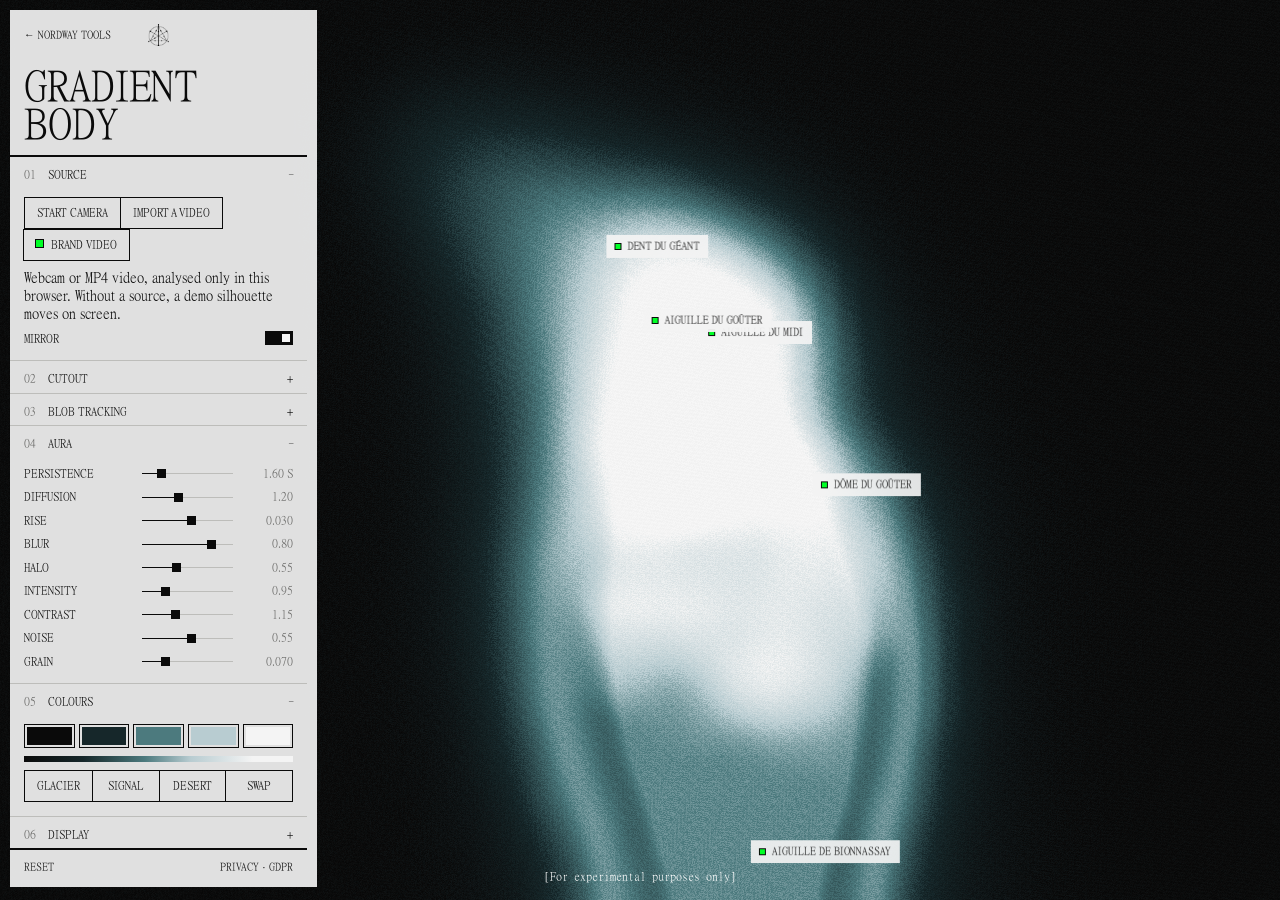
<file: gradient-body/index.html>
<!DOCTYPE html>
<html lang="en">
<head>
<meta charset="UTF-8" />
<meta name="viewport" content="width=device-width, initial-scale=1" />
<title>Gradient body — NORDWAY Tools</title>
<!-- interface commune des outils (verre, typo, sliders), puis la mise en page propre à l'outil -->
<link rel="icon" href="../ui/favicon.png" />
<link rel="stylesheet" href="../ui/nordway.css" />
<link rel="stylesheet" href="style.css" />
<script defer src="../ui/nordway.js"></script>
</head>
<body data-mobile="ok" data-layout="fullscreen">

<!-- Rendu plein écran : l'aura en dégradé laissée par le corps -->
<canvas id="gl"></canvas>
<!-- Premier plan : le blob tracking (boîtes, étiquettes, liens) -->
<canvas id="overlay"></canvas>
<!-- Étiquettes des taches : petites plaques de verre, comme le panneau -->
<div id="tags" aria-hidden="true"></div>

<!-- Panneau flottant à gauche -->
<aside id="panel">

  <!-- En-tête : retour au menu, titre (dessiné en Nord Regular par nordway.js) -->
  <header id="panelHead">
    <p class="eyebrow"><a class="badge backLink" href="../" title="Back to NORDWAY Tools">← NORDWAY Tools</a></p>
    <h1 class="toolTitle">Gradient<br>body</h1>
  </header>

  <!-- Source : la webcam ou une vidéo ; boutons et retour caméra comme la Matrice d'images -->
  <div class="section">
    <h2>Source</h2>
    <div id="bar">
      <button id="startBtn" type="button">Start camera</button>
      <button id="stopBtn" type="button" hidden>Stop camera</button>
      <button id="fileBtn" type="button">Import a video</button>
      <!-- un film de la bibliothèque NORDWAY (sélecteur commun, nordway.js) -->
      <button id="pickAssetsBtn" type="button" data-brand-assets="fileInput" data-kinds="video">Brand video</button>
    </div>
    <input id="fileInput" type="file" accept="video/mp4,video/*" hidden />
    <p class="hint" id="status">Webcam or MP4 video, analysed only in this browser. Without a source, a demo silhouette moves on screen.</p>
    <!-- noir et blanc, en miroir si « Mirror » est coché -->
    <video id="cam" class="camVideo" playsinline muted></video>
    <canvas id="camCanvas" class="camPreview" width="480" height="360" aria-hidden="true" hidden></canvas>
    <label class="check"><input id="mirrorToggle" type="checkbox" checked /><span>Mirror</span></label>
  </div>

  <!-- Détourage : ce que MediaPipe voit, après seuil (blanc = corps) -->
  <div class="section collapsed">
    <h2>Cutout</h2>
    <div id="maskPreview" class="previewBox mirror">
      <canvas id="maskCanvas" width="320" height="180"></canvas>
    </div>
    <div class="row"><label for="thresholdSlider" title="Higher = only confident areas count as body">Threshold</label><input id="thresholdSlider" type="range" min="0.05" max="0.95" step="0.01" value="0.5" /></div>
    <div class="row"><label for="softSlider" title="Sharp or soft edge">Softness</label><input id="softSlider" type="range" min="0" max="0.5" step="0.01" value="0.15" /></div>
  </div>

  <!-- Blob tracking : taches repérées dans l'image RVB de la source, suivies d'une image à l'autre -->
  <div class="section collapsed">
    <h2>Blob tracking</h2>
    <label class="check"><input id="blobToggle" type="checkbox" checked /><span>Show</span></label>
    <div id="blobPreview" class="previewBox mirror">
      <canvas id="blobCanvas" width="160" height="90"></canvas>
    </div>
    <div class="row">
      <label for="blobChannelSelect" title="What makes a blob in the image">Channel</label>
      <select id="blobChannelSelect">
        <option value="luma">Brightness</option>
        <option value="dark">Dark</option>
        <option value="r">Red</option>
        <option value="g">Green</option>
        <option value="b">Blue</option>
        <option value="motion">Motion</option>
      </select>
    </div>
    <div class="row"><label for="blobThresholdSlider" title="Higher = only the strongest areas count">Threshold</label><input id="blobThresholdSlider" type="range" min="0.02" max="0.98" step="0.01" value="0.6" /></div>
    <div class="row"><label for="blobMinSlider" title="Minimum blob size (share of the image)">Min size</label><input id="blobMinSlider" type="range" min="0.0005" max="0.05" step="0.0005" value="0.004" /></div>
    <div class="row"><label for="blobMaxSlider" title="Number of tracked blobs, largest first">Max count</label><input id="blobMaxSlider" type="range" min="1" max="30" step="1" value="12" /></div>
    <!-- Étiquettes : un petit cartouche « ■ NOM » posé sur chaque tache -->
    <label class="check"><input id="blobTagToggle" type="checkbox" checked /><span>Tags</span></label>
    <textarea id="blobNamesInput" rows="3" maxlength="600" title="One name per blob, separated by commas" aria-label="Tag names">Aiguille du Midi, Dent du Géant, Aiguille du Goûter, Dôme du Goûter, Aiguille de Bionnassay, Aiguille du Dru, Mont Blanc du Tacul, Aiguille d'Argentière, Aiguille du Chardonnet, Aiguille du Plan, Aiguille de Blaitière, Tour Ronde</textarea>
    <label class="check"><input id="blobBoxToggle" type="checkbox" /><span>Boxes</span></label>
    <label class="check"><input id="blobLabelToggle" type="checkbox" /><span>Coordinates</span></label>
    <label class="check"><input id="blobLinkToggle" type="checkbox" /><span>Links</span></label>
    <label class="check"><input id="blobColorInput" type="color" value="#00ff26" /><span>Colour</span></label>
  </div>

  <!-- Aura : la trace du corps qui s'efface, se diffuse et monte -->
  <div class="section">
    <h2>Aura</h2>
    <div class="row"><label for="trailSlider" title="Time the trace takes to fade (s)">Persistence</label><input id="trailSlider" data-unit="s" type="range" min="0.1" max="8" step="0.05" value="1.6" /></div>
    <div class="row"><label for="spreadSlider" title="The trace spreads on every frame">Diffusion</label><input id="spreadSlider" type="range" min="0" max="3" step="0.01" value="1.2" /></div>
    <div class="row"><label for="riseSlider" title="The trace rises like a flame">Rise</label><input id="riseSlider" type="range" min="-0.3" max="0.3" step="0.005" value="0.03" /></div>
    <div class="row"><label for="blurSlider" title="Softness of the aura edges">Blur</label><input id="blurSlider" type="range" min="0" max="1" step="0.01" value="0.8" /></div>
    <div class="row"><label for="haloSlider" title="Wide coloured haze around the aura">Halo</label><input id="haloSlider" type="range" min="0" max="1.5" step="0.01" value="0.55" /></div>
    <div class="row"><label for="gainSlider" title="Pushes the colours outwards">Intensity</label><input id="gainSlider" type="range" min="0.3" max="3" step="0.01" value="0.95" /></div>
    <div class="row"><label for="gammaSlider" title="Wider or tighter colour bands">Contrast</label><input id="gammaSlider" type="range" min="0.4" max="2.5" step="0.01" value="1.15" /></div>
    <div class="row"><label for="warpSlider" title="Slow random patches that move through the colours">Noise</label><input id="warpSlider" type="range" min="0" max="1" step="0.01" value="0.55" /></div>
    <div class="row"><label for="grainSlider" title="Fine random grain, new on every frame">Grain</label><input id="grainSlider" type="range" min="0" max="0.3" step="0.005" value="0.07" /></div>
  </div>

  <!-- Couleurs : dégradé du fond (0) jusqu'au cœur du corps (1) -->
  <div class="section">
    <h2>Colours</h2>
    <div id="gradientColors">
      <input type="color" class="gradColor" id="c0" value="#0a0a0a" title="Background" aria-label="Background colour" />
      <input type="color" class="gradColor" id="c1" value="#16272a" title="Edge" aria-label="Edge colour" />
      <input type="color" class="gradColor" id="c2" value="#4c7a7e" title="Middle" aria-label="Middle colour" />
      <input type="color" class="gradColor" id="c3" value="#b8ccd1" title="Light" aria-label="Light colour" />
      <input type="color" class="gradColor" id="c4" value="#f4f4f4" title="Core" aria-label="Core colour" />
    </div>
    <div id="gradientPreview" aria-hidden="true"></div>
    <!-- Gammes toutes faites, tirées de la charte NORDWAY : Glacier (Encre, Crevasse, Glacier, Papier ; par défaut), Signal (vision nocturne), Desert (Latérite) -->
    <div class="btnRow">
      <button class="palette" type="button" data-colors="#0a0a0a,#16272a,#4c7a7e,#b8ccd1,#f4f4f4">Glacier</button>
      <button class="palette" type="button" data-colors="#000000,#002a09,#00a019,#00ff26,#e6ffea">Signal</button>
      <button class="palette" type="button" data-colors="#120a07,#4a2c1f,#aa643e,#d39a74,#f2e3d8">Desert</button>
      <button id="reverseBtn" type="button" title="The core becomes the background and vice versa">Swap</button>
    </div>
  </div>

  <!-- Affichage -->
  <div class="section collapsed">
    <h2>Display</h2>
    <div class="btnRow">
      <button id="fullscreenBtn" type="button">Full screen · F</button>
      <button id="hidePanelBtn" type="button">Hide · H</button>
    </div>
  </div>

  <footer id="panelFooter">
    <button id="resetBtn" type="button">Reset</button>
    <button id="privacyBtn" type="button">Privacy · GDPR</button>
  </footer>
</aside>

<!-- Notice RGPD : un volet qui sort sur la droite -->
<dialog id="privacyDialog" aria-labelledby="privacyTitle">
  <h2 id="privacyTitle">Privacy · GDPR</h2>

  <h3>Data controller</h3>
  <p>Valentin Maynadié — contact: <a href="mailto:valentinmaynadie@gmail.com">valentinmaynadie@gmail.com</a></p>

  <h3>Camera</h3>
  <p>The camera only turns on when you click “Start camera”, after your browser asks for permission.
  The video stream is analysed only in your browser, to cut out your silhouette, and shown in a small black and white preview: no image or video is recorded, kept or sent to a server.
  A loaded MP4 video also stays on your computer.</p>

  <h3>Cookies and tracking</h3>
  <p>This site uses no cookies, no analytics and no user accounts. Fonts are served with the page.</p>

  <h3>Third-party services</h3>
  <ul>
    <li>jsDelivr — body cutout (MediaPipe), loaded when the camera starts;</li>
    <li>Google Cloud Storage — cutout model.</li>
  </ul>
  <p>These services receive your IP address, which they need to send the files.</p>

  <h3>Your rights</h3>
  <p>This site keeps no personal data. For any question about your rights (access, rectification, erasure, objection), write to the address above. You can also contact the CNIL, the French data protection authority (cnil.fr).</p>

  <form method="dialog">
    <button type="submit">Close</button>
  </form>
</dialog>

<script type="module">
const $ = (id) => document.getElementById(id);

// ── Éléments de l'interface ──
const glCanvas = $("gl");
const video = $("cam");
const camCanvas = $("camCanvas");
const startBtn = $("startBtn");
const stopBtn = $("stopBtn");
const statusEl = $("status");
const gradColorInputs = Array.from(document.querySelectorAll(".gradColor"));

// Tous les réglages : lus à la volée, remis par défaut avec Réinitialiser
const controls = {
  mirror: $("mirrorToggle"),
  threshold: $("thresholdSlider"),
  soft: $("softSlider"),
  blob: $("blobToggle"),
  blobChannel: $("blobChannelSelect"),
  blobThreshold: $("blobThresholdSlider"),
  blobMin: $("blobMinSlider"),
  blobMax: $("blobMaxSlider"),
  blobTag: $("blobTagToggle"),
  blobNames: $("blobNamesInput"),
  blobBox: $("blobBoxToggle"),
  blobLabel: $("blobLabelToggle"),
  blobLink: $("blobLinkToggle"),
  blobColor: $("blobColorInput"),
  trail: $("trailSlider"),
  spread: $("spreadSlider"),
  rise: $("riseSlider"),
  blur: $("blurSlider"),
  halo: $("haloSlider"),
  gain: $("gainSlider"),
  gamma: $("gammaSlider"),
  warp: $("warpSlider"),
  grain: $("grainSlider"),
  c0: $("c0"), c1: $("c1"), c2: $("c2"), c3: $("c3"), c4: $("c4"),
};
// Valeurs par défaut lues dans le HTML (au rechargement, le navigateur restaure les anciens réglages)
function htmlDefault(el) {
  if (el.type === "checkbox") return el.defaultChecked;
  if (el.tagName === "SELECT") return (Array.from(el.options).find((o) => o.defaultSelected) ?? el.options[0]).value;
  return el.defaultValue;
}
const DEFAULTS = Object.fromEntries(Object.entries(controls).map(([k, el]) => [k, htmlDefault(el)]));
function resetControls() {
  for (const [k, el] of Object.entries(controls)) {
    if (el.type === "checkbox") el.checked = DEFAULTS[k];
    else el.value = DEFAULTS[k];
  }
}
resetControls();
const num = (k) => Number(controls[k].value);
const on = (k) => controls[k].checked;

// Couleurs du dégradé, du fond (0) au cœur du corps (1)
const STOPS = [0, 0.22, 0.45, 0.62, 0.85]; // position de chaque couleur dans le dégradé

// ═══════════════════════════════════════════════════════════════════
// WebGL : une « mémoire » du corps (trace) qui s'efface, s'étale et monte,
// floutée puis passée dans le dégradé de couleurs.
// ═══════════════════════════════════════════════════════════════════
const gl = glCanvas.getContext("webgl2", { alpha: false, antialias: false });
if (!gl || !gl.getExtension("EXT_color_buffer_float")) {
  statusEl.textContent = "Unsupported browser (WebGL2 required: Chrome or Edge).";
  throw new Error("WebGL2 + EXT_color_buffer_float required");
}

// Un triangle qui couvre tout le cadre, sans sommets à fournir
const VS = `#version 300 es
out vec2 vUV;
void main() {
  vec2 p = vec2(float((gl_VertexID & 1) << 2) - 1.0, float((gl_VertexID & 2) << 1) - 1.0);
  vUV = p * 0.5 + 0.5;
  gl_Position = vec4(p, 0.0, 1.0);
}`;

// Trace : max(corps actuel, trace précédente étalée × effacement), décalée vers le haut
const UPDATE_FS = `#version 300 es
precision highp float;
in vec2 vUV;
uniform sampler2D uPrev, uMask;
uniform vec2 uTexel, uMaskScale;
uniform float uDecay, uSpread, uRise, uHasMask, uMirror, uTime, uAspect, uThreshold, uSoft;
out vec4 outColor;

float segment(vec2 p, vec2 a, vec2 b) {
  vec2 pa = p - a, ba = b - a;
  return length(pa - ba * clamp(dot(pa, ba) / dot(ba, ba), 0.0, 1.0));
}

// Silhouette de démonstration (sans caméra) : un corps qui se balance et lève le bras
float demo(vec2 uv) {
  vec2 p = (uv - 0.5) * vec2(uAspect, 1.0) * 1.3;
  float sway = 0.18 * sin(uTime * 0.6);
  vec2 c = vec2(sway, 0.0);
  float d = length((p - c - vec2(0.0, -0.32)) / vec2(0.2, 0.38));          // torse
  d = min(d, length(p - c - vec2(0.0, 0.17)) / 0.1);                       // tête
  float a = 1.2 + 0.9 * sin(uTime * 1.1);                                  // bras levé
  vec2 shoulder = c + vec2(-0.14, 0.0);
  vec2 elbow = shoulder + 0.2 * vec2(-cos(a), sin(a));
  vec2 hand = elbow + 0.18 * vec2(-cos(a * 0.6), sin(a * 1.3));
  float arm = min(segment(p, shoulder, elbow), segment(p, elbow, hand)) / 0.05;
  d = min(d, arm);
  return smoothstep(1.05, 0.95, d);
}

float body(vec2 uv) {
  if (uHasMask < 0.5) return demo(uv);
  // écran (origine en bas) -> image caméra (origine en haut), recadrée pour couvrir l'écran
  vec2 m = (vec2(uv.x, 1.0 - uv.y) - 0.5) * uMaskScale + 0.5;
  if (uMirror > 0.5) m.x = 1.0 - m.x;
  if (any(lessThan(m, vec2(0.0))) || any(greaterThan(m, vec2(1.0)))) return 0.0;
  return smoothstep(uThreshold - uSoft - 0.001, uThreshold + uSoft, texture(uMask, m).r);
}

void main() {
  vec2 src = vUV - vec2(0.0, uRise);       // on lit plus bas : la trace monte
  vec2 s = uTexel * uSpread;
  float p = 0.4 * texture(uPrev, src).r
          + 0.15 * (texture(uPrev, src + vec2(s.x, 0.0)).r + texture(uPrev, src - vec2(s.x, 0.0)).r
                  + texture(uPrev, src + vec2(0.0, s.y)).r + texture(uPrev, src - vec2(0.0, s.y)).r);
  outColor = vec4(max(body(vUV), p * uDecay), 0.0, 0.0, 1.0);
}`;

// Flou gaussien séparable (9 échantillons), dans la direction uDir
const BLUR_FS = `#version 300 es
precision highp float;
in vec2 vUV;
uniform sampler2D uSrc;
uniform vec2 uDir;
out vec4 outColor;
void main() {
  float w[5] = float[](0.2270, 0.1945, 0.1216, 0.0541, 0.0162);
  float v = texture(uSrc, vUV).r * w[0];
  for (int i = 1; i < 5; i++) {
    v += texture(uSrc, vUV + uDir * float(i)).r * w[i];
    v += texture(uSrc, vUV - uDir * float(i)).r * w[i];
  }
  outColor = vec4(v, 0.0, 0.0, 1.0);
}`;

// Affichage : la valeur de la trace choisit une couleur dans le dégradé
// Bruit : des taches lentes déforment et creusent l'aura (le magenta remonte dans le rouge),
// puis un grain aléatoire, nouveau à chaque image, trouble le dégradé.
const DISPLAY_FS = `#version 300 es
precision highp float;
in vec2 vUV;
uniform sampler2D uAura, uWide, uRamp;
uniform float uGain, uGamma, uHalo, uWarp, uGrain, uTime, uAspect;
out vec4 outColor;

float hash(vec2 p) { return fract(sin(dot(p, vec2(127.1, 311.7))) * 43758.5453); }
float noise(vec2 p) {
  vec2 i = floor(p), f = fract(p);
  vec2 u = f * f * (3.0 - 2.0 * f);
  return mix(mix(hash(i), hash(i + vec2(1.0, 0.0)), u.x),
             mix(hash(i + vec2(0.0, 1.0)), hash(i + vec2(1.0, 1.0)), u.x), u.y);
}
float fbm(vec2 p) {
  float v = 0.0, a = 0.5;
  for (int i = 0; i < 4; i++) { v += a * noise(p); p *= 2.03; a *= 0.5; }
  return v;
}

void main() {
  vec2 q = vUV * vec2(uAspect, 1.0) * 2.2;
  float t = uTime * 0.06;
  vec2 warp = vec2(fbm(q + vec2(t, 0.0)), fbm(q + vec2(5.2, 1.3) - t)) - 0.5;
  vec2 uv = vUV + warp * uWarp * 0.08;
  // aura nette + grand halo diffus
  float a = texture(uAura, uv).r * uGain + texture(uWide, uv).r * uHalo;
  // creux lents : dans le cœur, des plages redescendent vers la couleur du milieu
  float patches = smoothstep(0.38, 0.6, fbm(q * 0.7 + vec2(-t, t * 0.7) + 9.0));
  float v = pow(clamp(a, 0.0, 1.0), uGamma);
  v -= patches * uWarp * 0.95 * smoothstep(0.45, 0.95, v);
  v += (hash(gl_FragCoord.xy + fract(uTime) * 917.0) - 0.5) * uGrain;
  vec3 col = texture(uRamp, vec2(clamp(v, 0.0, 1.0), 0.5)).rgb;
  col += (hash(gl_FragCoord.yx * 1.37 + fract(uTime * 0.71) * 531.0) - 0.5) * uGrain * 0.35;
  outColor = vec4(col, 1.0);
}`;

function compile(type, src) {
  const sh = gl.createShader(type);
  gl.shaderSource(sh, src);
  gl.compileShader(sh);
  if (!gl.getShaderParameter(sh, gl.COMPILE_STATUS)) throw new Error(gl.getShaderInfoLog(sh));
  return sh;
}
function program(fs) {
  const prog = gl.createProgram();
  gl.attachShader(prog, compile(gl.VERTEX_SHADER, VS));
  gl.attachShader(prog, compile(gl.FRAGMENT_SHADER, fs));
  gl.linkProgram(prog);
  if (!gl.getProgramParameter(prog, gl.LINK_STATUS)) throw new Error(gl.getProgramInfoLog(prog));
  const loc = {};
  const n = gl.getProgramParameter(prog, gl.ACTIVE_UNIFORMS);
  for (let i = 0; i < n; i++) {
    const name = gl.getActiveUniform(prog, i).name;
    loc[name] = gl.getUniformLocation(prog, name);
  }
  return { prog, loc };
}
const updateProg = program(UPDATE_FS);
const blurProg = program(BLUR_FS);
const displayProg = program(DISPLAY_FS);
gl.bindVertexArray(gl.createVertexArray());

function makeTexture(w, h, internal, format, type, filter = gl.LINEAR) {
  const tex = gl.createTexture();
  gl.bindTexture(gl.TEXTURE_2D, tex);
  gl.texImage2D(gl.TEXTURE_2D, 0, internal, w, h, 0, format, type, null);
  gl.texParameteri(gl.TEXTURE_2D, gl.TEXTURE_MIN_FILTER, filter);
  gl.texParameteri(gl.TEXTURE_2D, gl.TEXTURE_MAG_FILTER, filter);
  gl.texParameteri(gl.TEXTURE_2D, gl.TEXTURE_WRAP_S, gl.CLAMP_TO_EDGE);
  gl.texParameteri(gl.TEXTURE_2D, gl.TEXTURE_WRAP_T, gl.CLAMP_TO_EDGE);
  return tex;
}
function makeTarget(w, h) {
  const tex = makeTexture(w, h, gl.R16F, gl.RED, gl.HALF_FLOAT);
  const fb = gl.createFramebuffer();
  gl.bindFramebuffer(gl.FRAMEBUFFER, fb);
  gl.framebufferTexture2D(gl.FRAMEBUFFER, gl.COLOR_ATTACHMENT0, gl.TEXTURE_2D, tex, 0);
  return { tex, fb, w, h };
}

// Masque du corps (envoyé par MediaPipe) et dégradé de couleurs (256 × 1)
const maskTex = makeTexture(1, 1, gl.R16F, gl.RED, gl.HALF_FLOAT);
let maskSize = [1, 1];
const rampCanvas = document.createElement("canvas");
rampCanvas.width = 256;
rampCanvas.height = 1;
const rampCtx = rampCanvas.getContext("2d");
const rampTex = makeTexture(256, 1, gl.RGBA8, gl.RGBA, gl.UNSIGNED_BYTE);

function updateRamp() {
  const colors = gradColorInputs.map((i) => i.value);
  const grad = rampCtx.createLinearGradient(0, 0, 256, 0);
  colors.forEach((c, i) => grad.addColorStop(STOPS[i], c));
  grad.addColorStop(1, colors[colors.length - 1]);
  rampCtx.fillStyle = grad;
  rampCtx.fillRect(0, 0, 256, 1);
  gl.bindTexture(gl.TEXTURE_2D, rampTex);
  gl.texImage2D(gl.TEXTURE_2D, 0, gl.RGBA8, gl.RGBA, gl.UNSIGNED_BYTE, rampCanvas);
  $("gradientPreview").style.background = `linear-gradient(to right, ${colors.map((c, i) => `${c} ${STOPS[i] * 100}%`).join(", ")})`;
}

// ── Tailles : l'écran entier ; la trace est calculée en plus petit (elle est floue de toute façon) ──
const TRAIL_SCALE = 0.25;
let trail = [], blurA = null, blurB = null, wideA = null, wideB = null;
let cur = 0;

function resize() {
  const dpr = Math.min(2, window.devicePixelRatio || 1);
  glCanvas.width = Math.round(window.innerWidth * dpr);
  glCanvas.height = Math.round(window.innerHeight * dpr);
  overlay.width = glCanvas.width;   // premier plan (blob tracking) à la même résolution
  overlay.height = glCanvas.height;
  const w = Math.max(64, Math.round(glCanvas.width * TRAIL_SCALE));
  const h = Math.max(64, Math.round(glCanvas.height * TRAIL_SCALE));
  for (const t of [...trail, blurA, blurB, wideA, wideB]) if (t) { gl.deleteTexture(t.tex); gl.deleteFramebuffer(t.fb); }
  trail = [makeTarget(w, h), makeTarget(w, h)];
  blurA = makeTarget(w, h);
  blurB = makeTarget(w, h);
  // le grand halo est calculé 4 fois plus petit : flou très large pour pas cher
  wideA = makeTarget(Math.ceil(w / 4), Math.ceil(h / 4));
  wideB = makeTarget(Math.ceil(w / 4), Math.ceil(h / 4));
  for (const t of [...trail, blurA, blurB, wideA, wideB]) {
    gl.bindFramebuffer(gl.FRAMEBUFFER, t.fb);
    gl.clearColor(0, 0, 0, 1);
    gl.clear(gl.COLOR_BUFFER_BIT);
  }
}
window.addEventListener("resize", resize);

function draw(prog, target, setUniforms) {
  gl.bindFramebuffer(gl.FRAMEBUFFER, target ? target.fb : null);
  gl.viewport(0, 0, target ? target.w : glCanvas.width, target ? target.h : glCanvas.height);
  gl.useProgram(prog.prog);
  setUniforms(prog.loc);
  gl.drawArrays(gl.TRIANGLES, 0, 3);
}
function bindTex(unit, tex, loc) {
  gl.activeTexture(gl.TEXTURE0 + unit);
  gl.bindTexture(gl.TEXTURE_2D, tex);
  gl.uniform1i(loc, unit);
}

let hasMask = false;
let time = 0;

function frame(dt) {
  time += dt;
  const { w, h } = trail[0];
  const aspect = glCanvas.width / glCanvas.height;
  // recadrage « cover » de l'image caméra sur l'écran
  const videoAspect = maskSize[0] / maskSize[1];
  const maskScale = aspect > videoAspect ? [1, videoAspect / aspect] : [aspect / videoAspect, 1];

  // 1. trace : effacement selon « Rémanence » (indépendant de la fréquence d'images)
  const next = 1 - cur;
  draw(updateProg, trail[next], (L) => {
    bindTex(0, trail[cur].tex, L.uPrev);
    bindTex(1, maskTex, L.uMask);
    gl.uniform2f(L.uTexel, 1 / w, 1 / h);
    gl.uniform2fv(L.uMaskScale, maskScale);
    gl.uniform1f(L.uDecay, Math.exp(-dt / num("trail")));
    gl.uniform1f(L.uSpread, num("spread"));
    gl.uniform1f(L.uRise, num("rise") * dt);
    gl.uniform1f(L.uHasMask, hasMask ? 1 : 0);
    gl.uniform1f(L.uThreshold, num("threshold"));
    gl.uniform1f(L.uSoft, num("soft"));
    gl.uniform1f(L.uMirror, on("mirror") ? 1 : 0);
    gl.uniform1f(L.uTime, time);
    gl.uniform1f(L.uAspect, aspect);
  });
  cur = next;

  // 2. aura : deux passes de flou (horizontal puis vertical), deux fois
  const blurPasses = (from, a, b, radius) => {
    let src = from;
    for (let i = 0; i < 2; i++) {
      draw(blurProg, a, (L) => { bindTex(0, src.tex, L.uSrc); gl.uniform2f(L.uDir, radius / a.w, 0); });
      draw(blurProg, b, (L) => { bindTex(0, a.tex, L.uSrc); gl.uniform2f(L.uDir, 0, radius / b.h); });
      src = b;
    }
  };
  blurPasses(trail[cur], blurA, blurB, 0.5 + num("blur") * 6);
  // grand halo : le même flou, sur l'image réduite
  blurPasses(blurB, wideA, wideB, 3);

  // 3. couleurs
  draw(displayProg, null, (L) => {
    bindTex(0, blurB.tex, L.uAura);
    bindTex(1, wideB.tex, L.uWide);
    bindTex(2, rampTex, L.uRamp);
    gl.uniform1f(L.uGain, num("gain"));
    gl.uniform1f(L.uGamma, num("gamma"));
    gl.uniform1f(L.uHalo, num("halo"));
    gl.uniform1f(L.uWarp, num("warp"));
    gl.uniform1f(L.uGrain, num("grain"));
    gl.uniform1f(L.uTime, time);
    gl.uniform1f(L.uAspect, aspect);
  });
}

// ═══════════════════════════════════════════════════════════════════
// Caméra + MediaPipe ImageSegmenter (modèle « selfie ») : masque du corps à chaque image
// ═══════════════════════════════════════════════════════════════════
let segmenter = null;
let running = false;
let lastVideoTime = -1;

async function loadSegmenter() {
  if (segmenter) return;
  statusEl.textContent = "Loading the model…";
  // import à la demande : sans réseau, l'outil marche quand même (démo)
  const { ImageSegmenter, FilesetResolver } = await import("https://cdn.jsdelivr.net/npm/@mediapipe/tasks-vision@0.10.14");
  const vision = await FilesetResolver.forVisionTasks("https://cdn.jsdelivr.net/npm/@mediapipe/tasks-vision@0.10.14/wasm");
  segmenter = await ImageSegmenter.createFromOptions(vision, {
    baseOptions: {
      modelAssetPath: "https://storage.googleapis.com/mediapipe-models/image_segmenter/selfie_segmenter/float16/latest/selfie_segmenter.tflite",
      delegate: "GPU",
    },
    runningMode: "VIDEO",
    outputCategoryMask: false,
    outputConfidenceMasks: true,
  });
}

const SOURCE_IDLE = "Webcam or MP4 video, analysed only in this browser. Without a source, a demo silhouette moves on screen.";
let sourceToken = 0; // chaque clic annule le démarrage précédent
function showSourceButtons(on) {
  startBtn.hidden = on;
  stopBtn.hidden = !on;
}

async function startCamera() {
  const token = ++sourceToken;
  showSourceButtons(true);
  await loadSegmenter();
  if (token !== sourceToken) return;
  statusEl.textContent = "Opening the camera…";
  const stream = await navigator.mediaDevices.getUserMedia({
    video: { facingMode: "user", width: { ideal: 640 }, height: { ideal: 360 } },
    audio: false,
  });
  if (token !== sourceToken) { stream.getTracks().forEach((t) => t.stop()); return; }
  video.srcObject = stream;
  await video.play();
  running = true;
  camCanvas.hidden = false;
  statusEl.textContent = "Camera on: your silhouette is cut out live.";
}

// Vidéo MP4 choisie par l'utilisateur : lue en boucle, à la place de la webcam
let fileUrl = null;
async function loadVideoFile(file) {
  stopCamera();
  const token = ++sourceToken;
  showSourceButtons(true);
  await loadSegmenter();
  if (token !== sourceToken) return;
  fileUrl = URL.createObjectURL(file);
  video.src = fileUrl;
  video.loop = true;
  video.muted = true;
  await video.play();
  // une vidéo filmée n'est pas une vue selfie : pas de miroir par défaut
  controls.mirror.checked = false;
  applyMirror();
  running = true;
  camCanvas.hidden = false;
  statusEl.textContent = file.name;
}

function stopCamera() {
  sourceToken++; // un démarrage en cours s'arrête là
  if (video.srcObject) {
    video.srcObject.getTracks().forEach((t) => t.stop());
    video.srcObject = null;
  }
  if (fileUrl) {
    video.pause();
    video.removeAttribute("src");
    video.load();
    URL.revokeObjectURL(fileUrl);
    fileUrl = null;
  }
  running = false;
  hasMask = false;
  lastVideoTime = -1;
  clearMaskPreview();
  clearBlobs();
  camCanvas.hidden = true;
  showSourceButtons(false);
  statusEl.textContent = SOURCE_IDLE;
}

function segment(now) {
  lastVideoTime = video.currentTime;
  segmenter.segmentForVideo(video, now, (result) => {
    const masks = result.confidenceMasks;
    if (!masks || !masks.length) return;
    // un seul masque = la personne ; plusieurs = le premier est le fond
    const m = masks[0];
    const data = m.getAsFloat32Array();
    if (masks.length > 1) for (let i = 0; i < data.length; i++) data[i] = 1 - data[i];
    gl.bindTexture(gl.TEXTURE_2D, maskTex);
    gl.pixelStorei(gl.UNPACK_ALIGNMENT, 1);
    gl.texImage2D(gl.TEXTURE_2D, 0, gl.R16F, m.width, m.height, 0, gl.RED, gl.FLOAT, data);
    maskSize = [m.width, m.height];
    hasMask = true;
    drawMaskPreview(data, m.width, m.height);
  });
}

// Vue « Détourage » : le masque de MediaPipe avec le même seuil que le rendu (blanc = corps)
const maskCanvas = $("maskCanvas");
const maskCtx = maskCanvas.getContext("2d");
const maskImage = maskCtx.createImageData(maskCanvas.width, maskCanvas.height);
const smoothstep = (a, b, x) => { const t = Math.min(1, Math.max(0, (x - a) / (b - a))); return t * t * (3 - 2 * t); };
function drawMaskPreview(data, w, h) {
  const W = maskCanvas.width, H = maskCanvas.height;
  // recadrage « cover » du masque dans la vignette 16:9
  const s = Math.min(w / W, h / H);
  const ox = (w - W * s) / 2, oy = (h - H * s) / 2;
  const t = num("threshold"), soft = num("soft");
  const px = maskImage.data;
  for (let y = 0; y < H; y++) {
    const row = Math.min(h - 1, Math.floor(oy + y * s)) * w;
    for (let x = 0; x < W; x++) {
      const v = smoothstep(t - soft - 0.001, t + soft, data[row + Math.min(w - 1, Math.floor(ox + x * s))]) * 255;
      const i = (y * W + x) * 4;
      px[i] = px[i + 1] = px[i + 2] = v;
      px[i + 3] = 255;
    }
  }
  maskCtx.putImageData(maskImage, 0, 0);
}
function clearMaskPreview() {
  maskCtx.fillStyle = "#000";
  maskCtx.fillRect(0, 0, maskCanvas.width, maskCanvas.height);
}
clearMaskPreview();

// ═══════════════════════════════════════════════════════════════════
// Blob tracking sur l'image RVB de la source :
// 1. l'image est réduite (160 px de large) et chaque pixel reçoit une valeur selon la « Couche »,
// 2. les pixels au-dessus du « Seuil » sont regroupés en taches (composantes connexes),
// 3. chaque tache est associée à la plus proche de l'image précédente : elle garde son numéro.
// ═══════════════════════════════════════════════════════════════════
const BLOB_W = 160;                 // largeur d'analyse (px)
const BLOB_MATCH = 0.15;            // distance max pour reconnaître une tache (part de l'image)
const BLOB_KEEP = 6;                // images où une tache peut disparaître sans perdre son numéro
const blobWork = document.createElement("canvas");
const blobWorkCtx = blobWork.getContext("2d", { willReadFrequently: true });
const blobCanvas = $("blobCanvas");
const blobCtx = blobCanvas.getContext("2d");
let blobBuf = null;                 // tableaux réutilisés d'une image à l'autre
let blobs = [];                     // taches suivies : { id, x0, y0, x1, y1, cx, cy, area, miss, d* (affichage lissé) }
let nextBlobId = 1;

function clearBlobs() {
  blobs = [];
  nextBlobId = 1;
  if (blobBuf) blobBuf.prevLum = null;
  blobCtx.fillStyle = "#000";
  blobCtx.fillRect(0, 0, blobCanvas.width, blobCanvas.height);
}

function detectBlobs() {
  const vw = video.videoWidth, vh = video.videoHeight;
  if (!vw || !vh) return;
  const W = BLOB_W, H = Math.max(1, Math.round((BLOB_W * vh) / vw)), n = W * H;
  if (!blobBuf || blobBuf.n !== n) {
    blobWork.width = blobCanvas.width = W;
    blobWork.height = blobCanvas.height = H;
    blobBuf = {
      n, prevLum: null,
      lum: new Float32Array(n), on: new Uint8Array(n),
      label: new Int32Array(n), parent: new Int32Array(n + 1),
      preview: blobCtx.createImageData(W, H),
    };
  }
  const B = blobBuf;
  blobWorkCtx.drawImage(video, 0, 0, W, H);
  const px = blobWorkCtx.getImageData(0, 0, W, H).data;
  const channel = controls.blobChannel.value;
  const thr = num("blobThreshold");
  const prev = B.prevLum;
  for (let i = 0, j = 0; i < n; i++, j += 4) {
    const r = px[j] / 255, g = px[j + 1] / 255, b = px[j + 2] / 255;
    const l = 0.299 * r + 0.587 * g + 0.114 * b;
    let v;
    switch (channel) {
      case "dark": v = 1 - l; break;
      case "r": v = r - Math.max(g, b) + 0.5; break;   // rouge dominant
      case "g": v = g - Math.max(r, b) + 0.5; break;
      case "b": v = b - Math.max(r, g) + 0.5; break;
      case "motion": v = prev ? Math.abs(l - prev[i]) * 4 : 0; break;
      default: v = l;
    }
    B.on[i] = v > thr ? 1 : 0;
    B.lum[i] = l;
  }
  B.prevLum = Float32Array.from(B.lum);

  // composantes connexes (voisins gauche / haut), avec fusion des étiquettes
  const { on, label, parent } = B;
  const find = (a) => { while (parent[a] !== a) a = parent[a] = parent[parent[a]]; return a; };
  let count = 0;
  for (let y = 0; y < H; y++) {
    for (let x = 0; x < W; x++) {
      const i = y * W + x;
      if (!on[i]) { label[i] = 0; continue; }
      const left = x > 0 ? label[i - 1] : 0;
      const up = y > 0 ? label[i - W] : 0;
      if (!left && !up) { label[i] = ++count; parent[count] = count; }
      else if (left && up) {
        const a = find(left), c = find(up);
        label[i] = Math.min(a, c);
        parent[Math.max(a, c)] = Math.min(a, c);
      } else label[i] = left || up;
    }
  }
  // mesure de chaque tache : surface, boîte, centre
  const stats = new Map();
  for (let y = 0; y < H; y++) {
    for (let x = 0; x < W; x++) {
      const l = label[y * W + x];
      if (!l) continue;
      const root = find(l);
      let s = stats.get(root);
      if (!s) stats.set(root, (s = { area: 0, x0: x, y0: y, x1: x, y1: y, sx: 0, sy: 0 }));
      s.area++; s.sx += x; s.sy += y;
      if (x < s.x0) s.x0 = x; if (x > s.x1) s.x1 = x;
      if (y < s.y0) s.y0 = y; if (y > s.y1) s.y1 = y;
    }
  }
  const minArea = num("blobMin") * n;
  const found = [...stats.values()]
    .filter((s) => s.area >= minArea)
    .sort((a, b) => b.area - a.area)
    .slice(0, num("blobMax"))
    .map((s) => ({
      x0: s.x0 / W, y0: s.y0 / H, x1: (s.x1 + 1) / W, y1: (s.y1 + 1) / H,
      cx: (s.sx / s.area + 0.5) / W, cy: (s.sy / s.area + 0.5) / H, area: s.area / n,
    }));
  trackBlobs(found);

  // vignette : les pixels retenus en blanc, les taches suivies en couleur
  const out = B.preview.data;
  for (let i = 0, j = 0; i < n; i++, j += 4) {
    const v = on[i] ? 255 : 0;
    out[j] = out[j + 1] = out[j + 2] = v;
    out[j + 3] = 255;
  }
  blobCtx.putImageData(B.preview, 0, 0);
  blobCtx.strokeStyle = "#ff0050";
  blobCtx.lineWidth = 1;
  for (const b of blobs) if (!b.miss) blobCtx.strokeRect(b.x0 * W + 0.5, b.y0 * H + 0.5, (b.x1 - b.x0) * W - 1, (b.y1 - b.y0) * H - 1);
}

// Association aux taches précédentes : les paires les plus proches d'abord
function trackBlobs(found) {
  const pairs = [];
  blobs.forEach((b, i) => found.forEach((f, j) => {
    const d = Math.hypot(b.cx - f.cx, b.cy - f.cy);
    if (d < BLOB_MATCH) pairs.push([d, i, j]);
  }));
  pairs.sort((a, b) => a[0] - b[0]);
  const usedOld = new Set(), usedNew = new Set();
  for (const [, i, j] of pairs) {
    if (usedOld.has(i) || usedNew.has(j)) continue;
    usedOld.add(i); usedNew.add(j);
    Object.assign(blobs[i], found[j], { miss: 0 });
  }
  blobs.forEach((b, i) => { if (!usedOld.has(i)) b.miss++; });
  blobs = blobs.filter((b) => b.miss <= BLOB_KEEP);
  found.forEach((f, j) => {
    if (usedNew.has(j)) return;
    blobs.push({ ...f, id: nextBlobId++, miss: 0, dx0: f.x0, dy0: f.y0, dx1: f.x1, dy1: f.y1, dcx: f.cx, dcy: f.cy });
  });
}

// ── Dessin au premier plan, dans le même cadrage que l'aura ──
const overlay = $("overlay");
const octx = overlay.getContext("2d");

// Mention centrée en bas de l'écran, mêmes proportions que dans l'outil Cercle
// (11 unités et marge de 10 + 6 sur un petit côté de 800), en blanc sur le fond sombre
new FontFace("Nord Mono", "url('../fonts/Nord_pro_mono.ttf')").load()
  .then((face) => document.fonts.add(face))
  .catch((err) => console.error("Could not load the Nord Mono font:", err));
function drawFooterNote() {
  const k = Math.min(overlay.width, overlay.height) / 800;
  octx.setTransform(1, 0, 0, 1, 0, 0);
  octx.fillStyle = "#ffffff";
  octx.font = `${11 * k}px "Nord Mono", serif`;
  octx.letterSpacing = "0px";
  octx.textAlign = "center";
  octx.textBaseline = "bottom";
  octx.fillText("[For experimental purposes only]", overlay.width / 2, overlay.height - 16 * k);
  octx.textAlign = "left";
}

function drawBlobs(dt) {
  octx.setTransform(1, 0, 0, 1, 0, 0);
  octx.clearRect(0, 0, overlay.width, overlay.height);
  if (!on("blob") || !on("blobTag")) placeTags([]);
  if (!on("blob")) return;
  // sans source, les étiquettes suivent la silhouette de démonstration
  if (!running || !video.videoWidth) { if (on("blobTag")) placeTags(demoTags()); return; }
  const cw = overlay.width, ch = overlay.height;
  const aspect = cw / ch, va = video.videoWidth / video.videoHeight;
  const scale = aspect > va ? [1, va / aspect] : [aspect / va, 1];
  const mirror = on("mirror");
  // coordonnées image (0 → 1, origine en haut) -> pixels écran, recadrage « cover » + miroir
  const sx = (u) => (((mirror ? 1 - u : u) - 0.5) / scale[0] + 0.5) * cw;
  const sy = (v) => ((v - 0.5) / scale[1] + 0.5) * ch;
  const k = 1 - Math.exp(-dt / 0.06); // lissage de l'affichage
  const dpr = cw / window.innerWidth;
  const color = controls.blobColor.value;
  octx.strokeStyle = octx.fillStyle = color;
  octx.lineWidth = Math.max(1, dpr);
  octx.font = `400 ${11 * dpr}px "Roboto Mono", monospace`; // la mono de l'interface (nordway.css)
  octx.textBaseline = "bottom";

  const shown = blobs.filter((b) => b.miss === 0).sort((a, b) => a.id - b.id);
  for (const b of shown) {
    for (const key of ["x0", "y0", "x1", "y1", "cx", "cy"]) {
      const d = "d" + key;
      b[d] += (b[key] - b[d]) * k;
    }
  }
  if (on("blobLink") && shown.length > 1) {
    octx.beginPath();
    shown.forEach((b, i) => (i ? octx.lineTo(sx(b.dcx), sy(b.dcy)) : octx.moveTo(sx(b.dcx), sy(b.dcy))));
    octx.stroke();
  }
  for (const b of shown) {
    const xa = sx(b.dx0), xb = sx(b.dx1);
    const left = Math.min(xa, xb), top = sy(b.dy0);
    const w = Math.abs(xb - xa), h = sy(b.dy1) - top;
    if (on("blobBox")) octx.strokeRect(left, top, w, h);
    // viseur au centre
    const cx = sx(b.dcx), cy = sy(b.dcy), r = 5 * dpr;
    octx.beginPath();
    octx.moveTo(cx - r, cy); octx.lineTo(cx + r, cy);
    octx.moveTo(cx, cy - r); octx.lineTo(cx, cy + r);
    octx.stroke();
    if (on("blobLabel")) {
      const txt = `#${String(b.id).padStart(2, "0")} ${b.dcx.toFixed(3)} ${b.dcy.toFixed(3)}`;
      octx.fillText(txt, left, top - 3 * dpr);
    }
  }
  if (on("blobTag")) placeTags(shown.map((b) => ({ x: sx(b.dcx) / dpr, y: sy(b.dcy) / dpr, text: tagName(b.id) })));
}

// Étiquette « ■ NOM » : cartouche sombre et translucide, petit carré, capitales grasses.
// Les noms viennent du champ (séparés par des virgules), dans l'ordre d'apparition des taches.
function tagName(id) {
  const names = controls.blobNames.value.split(",").map((n) => n.trim()).filter(Boolean);
  return (names.length ? names[(id - 1) % names.length] : `#${String(id).padStart(2, "0")}`).toUpperCase();
}
// Étiquettes en HTML (et non dans le canvas) pour avoir le vrai verre flouté du panneau.
// list : [{ x, y, text }] en px CSS ; les éléments sont réutilisés d'une image à l'autre.
const tagLayer = $("tags");
const tagEls = [];
function placeTags(list) {
  while (tagEls.length < list.length) {
    const el = document.createElement("span");
    el.className = "tag";
    tagLayer.append(el);
    tagEls.push(el);
  }
  tagEls.forEach((el, i) => {
    const t = list[i];
    el.hidden = !t;
    if (!t) return;
    if (el.textContent !== t.text) el.textContent = t.text;
    el.style.transform = `translate(${t.x}px, ${t.y}px) translate(-50%, -50%)`;
  });
}

// Points de la silhouette de démonstration (mêmes calculs que demo() dans UPDATE_FS) :
// tête, main, coude, épaule, hanche, en px CSS
function demoTags() {
  const aspect = glCanvas.width / glCanvas.height;
  const sway = 0.18 * Math.sin(time * 0.6);
  const a = 1.2 + 0.9 * Math.sin(time * 1.1);
  const shoulder = [sway - 0.14, 0];
  const elbow = [shoulder[0] - 0.2 * Math.cos(a), shoulder[1] + 0.2 * Math.sin(a)];
  const hand = [elbow[0] - 0.18 * Math.cos(a * 0.6), elbow[1] + 0.18 * Math.sin(a * 1.3)];
  const pts = [[sway, 0.17], hand, elbow, [sway + 0.16, -0.05], [sway + 0.1, -0.58]];
  return pts.map(([px, py], i) => ({
    x: (px / (aspect * 1.3) + 0.5) * window.innerWidth,
    y: (0.5 - py / 1.3) * window.innerHeight,
    text: tagName(i + 1),
  }));
}

startBtn.addEventListener("click", () => startCamera().catch((err) => {
  console.error("Camera unavailable:", err);
  stopCamera();
  statusEl.textContent = err?.name === "NotAllowedError" ? "Camera access refused." : "Camera error: " + err.message;
}));
stopBtn.addEventListener("click", stopCamera);
$("fileBtn").addEventListener("click", () => $("fileInput").click());
$("fileInput").addEventListener("change", (e) => {
  const file = e.target.files[0];
  e.target.value = ""; // permet de recharger le même fichier
  if (!file) return;
  loadVideoFile(file).catch((err) => {
    stopCamera();
    statusEl.textContent = "Unreadable video: " + err.message;
  });
});

// ═══════════════════════════════════════════════════════════════════
// Réglages
// ═══════════════════════════════════════════════════════════════════
// Valeurs des sliders, volets, titre et fermeture de la notice : ../ui/nordway.js
const applyMirror = () => document.querySelectorAll(".previewBox").forEach((el) => el.classList.toggle("mirror", on("mirror")));
controls.mirror.addEventListener("change", applyMirror);

gradColorInputs.forEach((i) => i.addEventListener("input", updateRamp));
for (const btn of document.querySelectorAll(".palette")) {
  btn.addEventListener("click", () => {
    const c = btn.dataset.colors.split(",");
    gradColorInputs.forEach((i, k) => (i.value = c[k]));
    updateRamp();
  });
}
$("reverseBtn").addEventListener("click", () => {
  const c = gradColorInputs.map((i) => i.value).reverse();
  gradColorInputs.forEach((i, k) => (i.value = c[k]));
  updateRamp();
});

function toggleFullscreen() {
  if (document.fullscreenElement) document.exitFullscreen();
  else document.documentElement.requestFullscreen().catch(() => {});
}
const togglePanel = () => document.body.classList.toggle("panel-hidden");
$("fullscreenBtn").addEventListener("click", toggleFullscreen);
$("hidePanelBtn").addEventListener("click", togglePanel);
window.addEventListener("keydown", (e) => {
  if (e.target.closest("input, select, textarea")) return;
  if (e.key === "h" || e.key === "H") togglePanel();
  if (e.key === "f" || e.key === "F") toggleFullscreen();
});

$("resetBtn").addEventListener("click", () => {
  resetControls();
  applyMirror();
  updateRamp();
  resize(); // efface la trace
  clearBlobs();
});

const privacyDialog = $("privacyDialog");
$("privacyBtn").addEventListener("click", () => privacyDialog.showModal());


// ── Boucle ──
let lastTime = performance.now();
function loop(now) {
  const dt = Math.min(0.1, Math.max(0, (now - lastTime) / 1000));
  lastTime = now;
  if (running && segmenter && video.readyState >= 2 && video.currentTime !== lastVideoTime) {
    segment(now);
    if (on("blob")) detectBlobs();
    drawCameraPreview(camCanvas, video, { mirror: on("mirror") }); // retour caméra : ../ui/nordway.js
  }
  frame(dt);
  drawBlobs(dt);
  drawFooterNote();
  requestAnimationFrame(loop);
}

updateRamp();
resize();
requestAnimationFrame(loop);
</script>
</body>
</html>
</file>
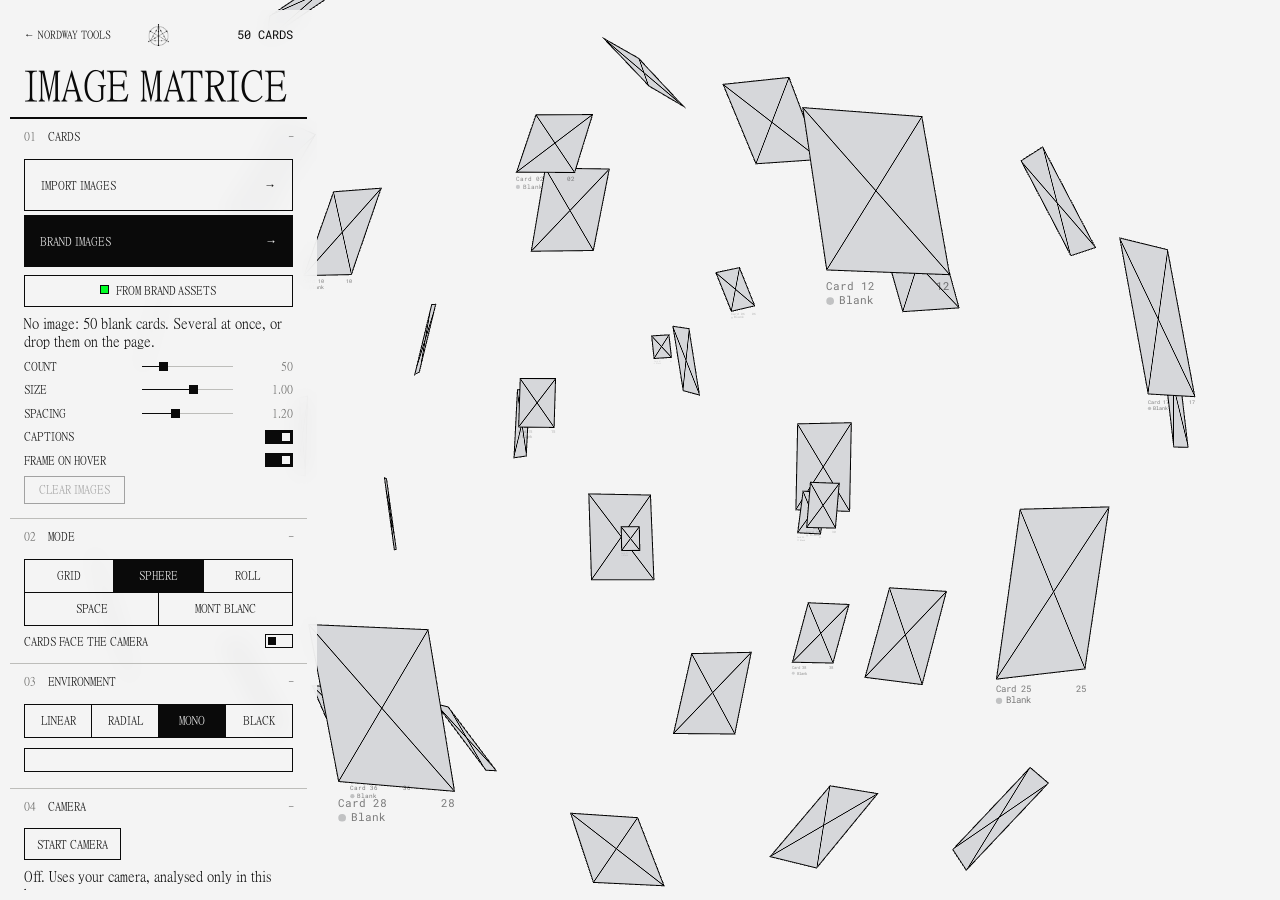
<file: image-matrice/index.html>
<!DOCTYPE html>
<html lang="en">
<head>
<meta charset="UTF-8" />
<meta name="viewport" content="width=device-width, initial-scale=1" />
<title>Image matrice — NORDWAY Tools</title>
<!-- interface commune des outils (verre, typo, sliders), puis la mise en page propre à l'outil :
     la 002 fusionne la 001 et la variante archivée dans 00-OLD (voir style.css) -->
<link rel="icon" href="../ui/favicon.png" />
<link rel="stylesheet" href="../ui/nordway.css" />
<link rel="stylesheet" href="style.css" />
<script defer src="../ui/nordway.js"></script>
</head>
<body data-mobile="ok" data-layout="panels">

<!-- Scène : le rendu WebGL2 dans un cadre, avec une fine marie-louise ; le panneau est posé à côté, pas devant
     (fusion de la 001, interface commune, et de la variante archivée dans 00-OLD) -->
<main id="main">
  <canvas id="gl"></canvas>
  <canvas id="overlay" aria-hidden="true"></canvas>
  <p id="noGl" hidden>This tool needs WebGL2.</p>
  <!-- Plan 2D, carte au centre : comme la référence, une invite discrète en bas -->
  <p id="arrowHint">Use your arrows<br>to move around</p>
  <!-- Contrôle à la main (option) : la caméra, jamais affichée, et un repère qui suit la paume -->
  <video id="handVideo" class="camVideo" playsinline muted></video>
  <div id="handCursor" aria-hidden="true"></div>
</main>

<!-- Panneau de droite (paramètres), posé en colonne -->
<aside id="panel">

  <!-- En-tête : retour au menu et nombre de cartes, titre (dessiné en Nord Regular par nordway.js) -->
  <header id="panelHead">
    <p class="eyebrow"><a class="badge backLink" href="../" title="Back to NORDWAY Tools">← NORDWAY Tools</a><span id="bigCount" class="mono">50 cards</span></p>
    <h1 class="toolTitle">Image matrice</h1>
  </header>

  <!-- Cartes : le gros bloc vert pour les images, puis les réglages -->
  <div class="section">
    <h2>Cards</h2>
    <!-- Images : plusieurs à la fois depuis le Finder / l'explorateur, ou déposées sur la page -->
    <input id="imageInput" type="file" multiple accept="image/*" hidden />
    <button id="addImagesBtn" class="cta" type="button">Import images</button>
    <!-- Brand images : les visuels de la bibliothèque NORDWAY (../brand-assets/web, liste dans brand-images.json) -->
    <button id="fakeImagesBtn" class="cta" type="button">Brand images</button>
    <!-- choisir quelques visuels de la bibliothèque (sélecteur commun, nordway.js) : ils s'ajoutent aux cartes -->
    <button id="pickAssetsBtn" type="button" data-brand-assets="imageInput" data-kinds="image" data-multiple data-quality="web">From brand assets</button>
    <p class="hint" id="imageInfo">No image: 50 blank cards. Several at once, or drop them on the page.</p>
    <div class="row" id="countRow">
      <label for="count">Count</label>
      <input id="count" type="range" min="10" max="200" step="1" value="50" />
    </div>
    <div class="row">
      <label for="size">Size</label>
      <input id="size" type="range" min="0.3" max="1.5" step="0.01" value="1" />
    </div>
    <div class="row">
      <label for="spacing">Spacing</label>
      <input id="spacing" type="range" min="0.2" max="3" step="0.01" value="1.2" />
    </div>
    <label class="check">
      <input id="labels" type="checkbox" checked />
      <span>Captions</span>
    </label>
    <label class="check">
      <input id="frameOpt" type="checkbox" checked />
      <span>Frame on hover</span>
    </label>
    <button id="clearImagesBtn" class="pill" type="button" disabled>Clear images</button>
  </div>

  <!-- Mode de représentation : les cartes passent d'une forme à l'autre -->
  <div class="section">
    <h2>Mode</h2>
    <div id="modeSwitch" class="pills">
      <button type="button" data-mode="grid">Grid</button>
      <button type="button" data-mode="sphere">Sphere</button>
      <button type="button" data-mode="roll">Roll</button>
      <button type="button" data-mode="space">Space</button>
      <button type="button" data-mode="terrain">Mont Blanc</button>
    </div>
    <label class="check" id="facingRow">
      <input id="facing" type="checkbox" />
      <span>Cards face the camera</span>
    </label>
    <!-- Mont Blanc : trois façons de dessiner le relief -->
    <div id="reliefSwitch" class="pills" hidden>
      <button type="button" data-relief="contours">Contours</button>
      <button type="button" data-relief="mesh">Mesh</button>
      <button type="button" data-relief="lidar">Lidar</button>
    </div>
  </div>

  <!-- Environnement : le fond derrière les cartes, un dégradé à trois couleurs ou une couleur unie -->
  <div class="section">
    <h2>Environment</h2>
    <div id="envSwitch" class="pills">
      <button type="button" data-env="linear">Linear</button>
      <button type="button" data-env="radial">Radial</button>
      <button type="button" data-env="mono">Mono</button>
      <!-- Black : fond noir, et tout ce qui était noir (légendes, cadres, relief, panneau) passe en blanc -->
      <button type="button" data-env="black">Black</button>
    </div>
    <div id="gradientColors">
      <!-- cinq teintes de la charte NORDWAY, du haut vers le bas : Papier, Calcaire, Brouillard, Glacier, Crevasse pâle -->
      <input type="color" class="gradColor envColor" value="#f4f4f4" aria-label="Colour 1" />
      <input type="color" class="gradColor envColor" value="#ededeb" aria-label="Colour 2" />
      <input type="color" class="gradColor envColor" value="#d9d9d9" aria-label="Colour 3" />
      <input type="color" class="gradColor envColor" value="#b8ccd1" aria-label="Colour 4" />
      <input type="color" class="gradColor envColor" value="#93acb1" aria-label="Colour 5" />
    </div>
    <!-- Mono : le Papier de la charte NORDWAY -->
    <div id="monoColors" hidden>
      <input id="monoColor" type="color" class="gradColor" value="#f4f4f4" title="Colour" aria-label="Background colour" />
    </div>
    <div class="row" id="horizonRow">
      <label for="horizon">Horizon</label>
      <input id="horizon" type="range" min="0.05" max="0.95" step="0.01" value="0.5" />
    </div>
  </div>

  <!-- Caméra : la main pilote le zoom et le déplacement ; rien n'est chargé avant « Start camera » -->
  <div class="section">
    <h2>Camera</h2>
    <div id="bar">
      <button id="handsStartBtn" type="button">Start camera</button>
      <button id="handsStopBtn" type="button" hidden>Stop camera</button>
    </div>
    <p class="hint" id="handsInfo">Off. Uses your camera, analysed only in this browser.</p>
    <!-- Retour caméra quand la main pilote : noir et blanc, en miroir, squelette de la main par-dessus -->
    <canvas id="handPreview" class="camPreview" width="480" height="360" aria-hidden="true" hidden></canvas>
  </div>

  <!-- Commandes : la souris, le clavier ; la dérive des modes a une vitesse fixe -->
  <div class="section collapsed">
    <h2>Controls</h2>
    <p class="hint">Grid: drag or scroll to move, click a card, arrows to step, Esc to leave. Space: drag to move, scroll to fly forward or back, click a card to reach it. Sphere and Mont Blanc: drag, scroll, double-click to recentre. Roll: drag up or down or scroll to turn it, drag sideways to tilt, click a card to bring it in front. H hides the panel, F full screen.</p>
  </div>

  <!-- Affichage -->
  <div class="section collapsed">
    <h2>Display</h2>
    <div class="btnRow">
      <button id="fullscreenBtn" type="button">Full screen · F</button>
      <button id="hidePanelBtn" type="button">Hide · H</button>
    </div>
  </div>

  <footer id="panelFooter">
    <button id="resetBtn" type="button">Reset</button>
    <button id="privacyBtn" type="button">Privacy · GDPR</button>
  </footer>
</aside>

<!-- Notice de confidentialité (RGPD) -->
<dialog id="privacyDialog" aria-labelledby="privacyTitle">
  <h2 id="privacyTitle">Privacy · GDPR</h2>

  <h3>Data controller</h3>
  <p>Valentin Maynadié — contact: <a href="mailto:valentinmaynadie@gmail.com">valentinmaynadie@gmail.com</a></p>

  <h3>Images</h3>
  <p>The images you add are read and drawn inside your browser. They are never uploaded or stored, and disappear when you close the page.</p>

  <h3>Camera</h3>
  <p>The camera only turns on when you click “Start camera”, after your browser asks for permission.
  The video stream is analysed only in your browser, to find the position of your hand, and shown in a small black and white preview: no image or video is recorded, kept or sent to a server.
  You can turn it off at any time with “Stop camera”.</p>

  <h3>Cookies and tracking</h3>
  <p>This site uses no cookies, no analytics and no user accounts. Fonts and terrain data are served with the page.</p>

  <h3>Third-party services</h3>
  <p>Only if you turn on hand control, your browser downloads files from:</p>
  <ul>
    <li>jsDelivr — the hand tracking library (MediaPipe);</li>
    <li>Google Cloud Storage — the hand tracking model.</li>
  </ul>
  <p>These services receive your IP address, which they need to send the files, under their own privacy policies.</p>

  <h3>Terrain data</h3>
  <p>Mont Blanc relief: Terrain Tiles on AWS Open Data (Mapzen / Tilezen), from SRTM (NASA), EU-DEM (Copernicus) and other open sources, reduced to a 140 m grid.</p>

  <h3>Your rights</h3>
  <p>This site keeps no personal data. For any question about your rights (access, rectification, erasure, objection), write to the address above. You can also contact the CNIL, the French data protection authority (cnil.fr).</p>

  <form method="dialog">
    <button type="submit">Close</button>
  </form>
</dialog>

<script type="module">
const $ = (id) => document.getElementById(id);
const canvas = $("gl");
const stage = $("main");
const modeButtons = Array.from(document.querySelectorAll("#modeSwitch button"));
const reliefButtons = Array.from(document.querySelectorAll("#reliefSwitch button"));
const panelFields = Array.from(document.querySelectorAll("#panel input"));
const controls = {
  count: $("count"),
  size: $("size"),
  spacing: $("spacing"),
  labels: $("labels"),
  frame: $("frameOpt"),
  facing: $("facing"),
  horizon: $("horizon"),
};
const envButtons = Array.from(document.querySelectorAll("#envSwitch button"));
const envColors = Array.from(document.querySelectorAll(".envColor"));
const num = (el) => Number(el.value);

// Au rechargement, le navigateur restaure les anciens réglages : on repart du HTML
function resetFields() {
  for (const el of panelFields) {
    if (el.type === "checkbox") el.checked = el.defaultChecked;
    else el.value = el.defaultValue;
  }
}
resetFields();

const gl = canvas.getContext("webgl2", { antialias: true, alpha: false });
if (!gl) {
  $("noGl").hidden = false;
  throw new Error("WebGL2 unavailable");
}

// ── Cartes ──
// Une carte = la carte noire 3:4 portrait + sa légende au-dessus (« ■ 01 »).
// Repère local : carte de 0,75 × 1, centrée, face vers +z.
const CARD_W = 0.75;
const CARD_H = 1;
const LABEL_GAP = 0.03;            // entre la carte et la légende, posée dessous
const LABEL_H = 0.15;              // hauteur de la bande de légende (deux lignes, comme une fiche produit)
const FOV = (35 * Math.PI) / 180;  // champ vertical de la caméra
const TAN = Math.tan(FOV / 2);
const DEFAULT_MODE = "sphere";
const reducedMotion = matchMedia("(prefers-reduced-motion: reduce)").matches;

// Légende : le nom du fichier de l'image ; sans image, un numéro
let images = []; // { name, bitmap (recadrée 3:4, null tant qu'elle charge) }, une par carte
const numberOf = (i, n) => String(i + 1).padStart(Math.max(2, String(n).length), "0");
const captionOf = (i, n) => images[i]?.name ?? `Card ${numberOf(i, n)}`;

let cards = [];
function makeCard() {
  return {
    pos: [0, 0, -12], quat: [0, 0, 0, 1], scale: 0, // état affiché, lissé vers la cible
    hover: 0,
    copies: 0,                                        // présence des répétitions sur le plan 2D (0 → 1)
    t: 0, delay: 0,                                   // départ échelonné des transitions
    rank: Math.random(),                              // ordre de départ, au hasard
    seed: [Math.random() * 2 - 1, Math.random() * 2 - 1, Math.random(), Math.random()], // décalages, profondeur, taille
  };
}
// Transition : chaque carte part à son tour, puis rattrape sa place
function stagger(span) {
  for (const c of cards) {
    c.t = 0;
    c.delay = reducedMotion ? 0 : 0.05 + c.rank * span;
  }
}
function setCount(n) {
  const fresh = [];
  for (let i = cards.length; i < n; i++) {
    const c = makeCard();
    c.delay = reducedMotion ? 0 : 0.1 + c.rank * 0.6;
    fresh.push(c);
  }
  cards = cards.slice(0, n).concat(fresh);
  $("bigCount").textContent = `${n} cards`;
  buildAtlas();
}

// ── Vues : un état par mode, gardé quand on change de mode ──
const view = {
  // plan 2D : déplacement avec élan, zoom (focus), recul de l'entrée, appui du glisser, grille resserrée → ouverte
  grid: { panX: 0, panY: 0, velX: 0, velY: 0, zoom: 1, zoomCur: 1, pull: 1, press: 1, spread: 1, introT: Infinity, focus: -1 },
  // boule : focus = carte visée, back = zoom d'avant le focus (on y revient en ressortant)
  sphere: { yaw: 0, pitch: 0.25, velYaw: 0, velPitch: 0, zoom: 1.5, focus: -1, back: null }, // zoom 1,5 : 50 % plus près au lancement
  // rouleau : angle = tour autour de son axe horizontal (les cartes de devant descendent quand il augmente),
  // yaw = rouleau tourné de côté, pour le voir en biais comme la référence
  // panX = rouleau glissé le long de son axe (0 : au centre)
  roll: { angle: 0, velAngle: 0, yaw: -0.35, velYaw: 0, panX: 0, zoom: 1, focus: -1, back: null },
  // espace : position de la caméra, élan, arrivée de l'entrée, carte visée
  space: { camX: 0, camY: 0, camZ: 0, vx: 0, vy: 0, vz: 0, intro: false, focus: -1 },
  // Mont Blanc : vu depuis Chamonix (le nord), vers le sommet ; fade = apparition du relief
  // centre : le point du relief autour duquel il tourne (la carte visée pendant un focus)
  terrain: { yaw: Math.PI, pitch: 0.75, velYaw: 0, velPitch: 0, zoom: 1.3, fade: 0, cx: 0, cy: 0, cz: 0, focus: -1, back: null },
};
const freshView = structuredClone(view);
let mode = DEFAULT_MODE;

function setMode(next) {
  const captionsChange = (mode === "terrain") !== (next === "terrain");
  mode = next;
  if (mode === "terrain") ensureTerrain(); // relief pas encore construit (différé au démarrage) : tout de suite
  if (captionsChange) buildAtlas(); // au-dessus du relief, la légende dit aussi le lieu
  modeButtons.forEach((b) => b.setAttribute("aria-pressed", String(b.dataset.mode === mode)));
  $("facingRow").hidden = mode !== "sphere" && mode !== "roll";
  $("reliefSwitch").hidden = mode !== "terrain";
  unfocus();
  // entrée dans le plan 2D, comme la référence : grille resserrée qui s'ouvre, caméra qui revient
  if (mode === "grid") view.grid.introT = reducedMotion ? Infinity : 0;
  // entrée dans l'espace, comme la référence : la caméra arrive de l'arrière jusqu'aux cartes
  if (mode === "space") {
    Object.assign(view.space, structuredClone(freshView.space));
    if (!reducedMotion) Object.assign(view.space, { camZ: SPACE_INTRO, intro: true });
  }
  stagger(0.5);
}

// ── Petits calculs 3D ──
function quatFromBasis(r, u, n) {
  const [m00, m10, m20] = r, [m01, m11, m21] = u, [m02, m12, m22] = n;
  const tr = m00 + m11 + m22;
  if (tr > 0) {
    const s = 0.5 / Math.sqrt(tr + 1);
    return [(m21 - m12) * s, (m02 - m20) * s, (m10 - m01) * s, 0.25 / s];
  }
  if (m00 > m11 && m00 > m22) {
    const s = 2 * Math.sqrt(1 + m00 - m11 - m22);
    return [0.25 * s, (m01 + m10) / s, (m02 + m20) / s, (m21 - m12) / s];
  }
  if (m11 > m22) {
    const s = 2 * Math.sqrt(1 + m11 - m00 - m22);
    return [(m01 + m10) / s, 0.25 * s, (m12 + m21) / s, (m02 - m20) / s];
  }
  const s = 2 * Math.sqrt(1 + m22 - m00 - m11);
  return [(m02 + m20) / s, (m12 + m21) / s, 0.25 * s, (m10 - m01) / s];
}
// Rapproche q de target (interpolation normalisée, par le plus court chemin)
function quatTowards(q, target, a) {
  const sign = q[0] * target[0] + q[1] * target[1] + q[2] * target[2] + q[3] * target[3] < 0 ? -1 : 1;
  for (let k = 0; k < 4; k++) q[k] += (target[k] * sign - q[k]) * a;
  const len = Math.hypot(...q) || 1;
  for (let k = 0; k < 4; k++) q[k] /= len;
}
const IDENTITY = [0, 0, 0, 1];
const cross = (a, b) => [a[1] * b[2] - a[2] * b[1], a[2] * b[0] - a[0] * b[2], a[0] * b[1] - a[1] * b[0]];
const normalize = (v) => { const l = Math.hypot(...v) || 1; return [v[0] / l, v[1] / l, v[2] / l]; };

// Matrice du modèle (colonnes) : rotation q, échelle s, position p
function writeModel(out, o, q, s, p) {
  const [x, y, z, w] = q;
  out[o] = (1 - 2 * (y * y + z * z)) * s; out[o + 1] = 2 * (x * y + w * z) * s; out[o + 2] = 2 * (x * z - w * y) * s; out[o + 3] = 0;
  out[o + 4] = 2 * (x * y - w * z) * s; out[o + 5] = (1 - 2 * (x * x + z * z)) * s; out[o + 6] = 2 * (y * z + w * x) * s; out[o + 7] = 0;
  out[o + 8] = 2 * (x * z + w * y) * s; out[o + 9] = 2 * (y * z - w * x) * s; out[o + 10] = (1 - 2 * (x * x + y * y)) * s; out[o + 11] = 0;
  out[o + 12] = p[0]; out[o + 13] = p[1]; out[o + 14] = p[2]; out[o + 15] = 1;
}
const NEAR = 0.05;
const FAR = 1000;
function perspective(aspect) {
  const f = 1 / TAN;
  return new Float32Array([f / aspect, 0, 0, 0, 0, f, 0, 0, 0, 0, (FAR + NEAR) / (NEAR - FAR), -1, 0, 0, (2 * FAR * NEAR) / (NEAR - FAR), 0]);
}
const wrap = (v, half) => ((((v + half) % (2 * half)) + 2 * half) % (2 * half)) - half;

// ── Dispositions ──
// Caméra fixe à l'origine, regard vers -z : chaque mode place les cartes devant elle.
// Le réglage Spacing écarte les places, Size grossit les cartes dans leur place.
let aspect = 1;

// Plan 2D infini, d'après le playground de Cathy Dolle (cathydolle.com/playground) :
// une grille régulière enroulée sur elle-même (un tore), plus grande que l'écran. Toutes les cases
// sont remplies en répétant les cartes autant de fois chacune, jamais deux fois côte à côte,
// et les copies d'une même carte aussi loin que possible les unes des autres.
const GRID_VISIBLE = 6.5;  // cases visibles sur le grand côté de l'écran, au repos
// Clic sur une carte, dans tous les modes (d'après espace.html) : la caméra s'en approche jusqu'à ce que
// la carte et sa légende remplissent 80 % de la scène. focusDist : la distance qu'il faut, pour une échelle s.
const FOCUS_FILL = 0.8;
const focusDist = (s) => Math.max((CARD_W * s) / (2 * TAN * aspect * FOCUS_FILL),
  ((CARD_H + LABEL_GAP + LABEL_H) * s) / (2 * TAN * FOCUS_FILL));

function mulberry32(a) {
  return () => {
    a = (a + 0x6d2b79f5) | 0;
    let t = Math.imul(a ^ (a >>> 15), 1 | a);
    t = (t + Math.imul(t ^ (t >>> 7), 61 | t)) ^ t;
    return ((t ^ (t >>> 14)) >>> 0) / 4294967296;
  };
}
const shuffle = (arr, rnd) => {
  for (let i = arr.length - 1; i > 0; i--) {
    const j = Math.floor(rnd() * (i + 1));
    [arr[i], arr[j]] = [arr[j], arr[i]];
  }
  return arr;
};
// distance (au carré, en cases) sur le tore : on peut faire le tour par l'autre côté
function torusDist2(a, b, cols, rows) {
  let dr = Math.abs(Math.floor(a / cols) - Math.floor(b / cols));
  let dc = Math.abs((a % cols) - (b % cols));
  dr = Math.min(dr, rows - dr);
  dc = Math.min(dc, cols - dc);
  return dr * dr + dc * dc;
}

// Répartition des cartes sur les cases (refaite seulement si le nombre de cartes ou de cases change)
let gridPlanCache = null;
function gridPlan(n, cols, rows) {
  const c0 = gridPlanCache;
  if (c0 && c0.n === n && c0.cols === cols && c0.rows === rows) return c0;
  const cells = cols * rows;
  const rnd = mulberry32(n * 7919 + cols * 131 + rows);
  // chaque carte reçoit le même nombre de cases (à une près)
  const left = new Int32Array(n);
  const each = Math.floor(cells / n), extra = cells - each * n;
  shuffle([...Array(n).keys()], rnd).forEach((card, k) => { left[card] = each + (k < extra ? 1 : 0); });
  const cardOf = new Int32Array(cells).fill(-1);
  const cellsOf = Array.from({ length: n }, () => []);
  const near = new Uint8Array(n);
  // cases prises dans le désordre ; pour chacune, la carte absente des 8 voisines
  // dont les autres copies sont le plus loin
  for (const cell of shuffle([...Array(cells).keys()], rnd)) {
    near.fill(0);
    const r = Math.floor(cell / cols), c = cell % cols;
    for (let dr = -1; dr <= 1; dr++) {
      for (let dc = -1; dc <= 1; dc++) {
        if (!dr && !dc) continue;
        const k = cardOf[((r + dr + rows) % rows) * cols + ((c + dc + cols) % cols)];
        if (k >= 0) near[k] = 1;
      }
    }
    let best = -1, bestFree = false, bestDist = -1, ties = 0;
    for (let k = 0; k < n; k++) {
      if (left[k] <= 0) continue;
      const free = !near[k];
      if (bestFree && !free) continue;
      let d = Infinity;
      for (const o of cellsOf[k]) d = Math.min(d, torusDist2(cell, o, cols, rows));
      if ((free && !bestFree) || d > bestDist) { best = k; bestFree = free; bestDist = d; ties = 1; }
      else if (d === bestDist && rnd() * ++ties < 1) best = k;
    }
    cardOf[cell] = best;
    cellsOf[best].push(cell);
    left[best]--;
  }
  // Deuxième passe, comme la référence : échanger deux cases au hasard, et garder l'échange
  // s'il ne crée pas de voisines identiques en plus et ne rapproche pas les copies
  const sameAround = (cell) => {
    const r = Math.floor(cell / cols), c = cell % cols, k0 = cardOf[cell];
    let same = 0;
    for (let dr = -1; dr <= 1; dr++) {
      for (let dc = -1; dc <= 1; dc++) {
        if ((dr || dc) && cardOf[((r + dr + rows) % rows) * cols + ((c + dc + cols) % cols)] === k0) same++;
      }
    }
    return same;
  };
  const crowding = (cell) => {
    let e = 0;
    for (const o of cellsOf[cardOf[cell]]) if (o !== cell) e += 1 / torusDist2(cell, o, cols, rows) ** 2;
    return e;
  };
  const swap = (a, b) => {
    const ka = cardOf[a], kb = cardOf[b];
    cardOf[a] = kb; cardOf[b] = ka;
    cellsOf[ka][cellsOf[ka].indexOf(a)] = b;
    cellsOf[kb][cellsOf[kb].indexOf(b)] = a;
  };
  let calm = 0;
  for (let attempt = 0; attempt < 6000 && calm < 600; attempt++) {
    const a = Math.floor(rnd() * cells), b = Math.floor(rnd() * cells);
    if (cardOf[a] === cardOf[b]) continue;
    const before = sameAround(a) + sameAround(b), eBefore = crowding(a) + crowding(b);
    swap(a, b);
    const after = sameAround(a) + sameAround(b), eAfter = crowding(a) + crowding(b);
    if (after > before || (after === before && eAfter >= eBefore)) { swap(a, b); calm++; }
    else calm = 0;
  }
  // case « principale » d'une carte : sa copie la plus proche du centre (c'est elle qui vole entre les modes)
  const centre = (cell) => Math.hypot((cell % cols) - (cols - 1) / 2, Math.floor(cell / cols) - (rows - 1) / 2);
  const primary = cellsOf.map((list) => list.reduce((a, b) => (centre(a) <= centre(b) ? a : b)));
  gridPlanCache = { n, cols, rows, cardOf, cellsOf, primary };
  return gridPlanCache;
}

function gridLayout(n) {
  const v = view.grid;
  const gap = CARD_W * num(controls.spacing);          // écart entre les cartes, comme le « gap » de la référence
  const cellW0 = CARD_W + gap, cellH0 = CARD_H + LABEL_GAP + LABEL_H + gap;
  // distance de repos : GRID_VISIBLE cases sur le grand côté de l'écran
  const rest = aspect >= 1 ? (GRID_VISIBLE * cellW0) / (2 * TAN * aspect) : (GRID_VISIBLE * cellH0) / (2 * TAN);
  const depth = (rest * v.pull * v.press) / v.zoomCur;
  const halfH = depth * TAN, halfW = halfH * aspect;
  // assez de cases pour déborder de l'écran même au recul de l'entrée, et au moins une par carte
  let cols = Math.max(12, Math.ceil((2 * rest * 1.4 * TAN * aspect) / cellW0) + 3);
  const rows = Math.max(6, Math.ceil((2 * rest * 1.4 * TAN) / cellH0) + 3);
  while (cols * rows < n) cols++;
  const plan = gridPlan(n, cols, rows);
  const cellW = cellW0 * v.spread, cellH = cellH0 * v.spread; // spread < 1 : grille resserrée de l'entrée
  const TW = cols * cellW, TH = rows * cellH;
  const unwrapped = (cell) => [((cell % cols) - (cols - 1) / 2) * cellW, ((rows - 1) / 2 - Math.floor(cell / cols)) * cellH];
  const cellPos = (cell) => {
    const [x, y] = unwrapped(cell);
    return [wrap(x + v.panX, TW / 2), wrap(y + v.panY, TH / 2), -depth];
  };
  return {
    depth,
    jumpDist: Math.min(TW, TH) / 3,
    grid: { plan, cols, rows, TW, TH, halfW, halfH, cellPos, unwrapped, rest },
    place(i) {
      return { pos: cellPos(plan.primary[i]), quat: IDENTITY };
    },
  };
}

// Boule 3D : points de Fibonacci, cartes tangentes à la sphère (ou face à la caméra)
function sphereLayout(n) {
  const area = (CARD_H * (1 + num(controls.spacing))) ** 2;
  const R = Math.max(1.2, Math.sqrt((n * area) / (4 * Math.PI)));
  const v = view.sphere;
  const fit = (R * 1.15) / Math.sin(Math.atan(TAN * Math.min(1, aspect)));
  const cz = -fit / v.zoom;
  const cy = Math.cos(v.yaw), sy = Math.sin(v.yaw), cp = Math.cos(v.pitch), sp = Math.sin(v.pitch);
  const golden = Math.PI * (3 - Math.sqrt(5));
  const facing = controls.facing.checked;
  return {
    depth: -cz,
    sphere: { fit, R },
    place(i) {
      const y0 = 1 - (2 * (i + 0.5)) / n;
      const r0 = Math.sqrt(1 - y0 * y0);
      const th = i * golden;
      let x = Math.cos(th) * r0, z = Math.sin(th) * r0, y = y0;
      [x, z] = [x * cy + z * sy, -x * sy + z * cy];       // lacet
      [y, z] = [y * cp - z * sp, y * sp + z * cp];        // tangage
      const pos = [x * R, y * R, cz + z * R];
      if (facing) return { pos, quat: IDENTITY };
      const nrm = [x, y, z];
      const right = normalize(Math.abs(y) > 0.999 ? [1, 0, 0] : cross([0, 1, 0], nrm));
      return { pos, quat: quatFromBasis(right, cross(nrm, right), nrm) };
    },
  };
}

// Rouleau : un cylindre couché (axe horizontal) qui tourne de haut en bas, comme un carrousel vertical.
// Une seule colonne : toutes les cartes font le tour, l'une sous l'autre, en grand. On les voit tout
// autour du rouleau ; celles du fond s'estompent (rollDim, dans le rendu et les légendes).
// Les cartes suivent la surface (ou toutes face à la caméra avec l'option).
const ROLL_DIM = 0.8; // au fond du rouleau, la carte ne garde que 20 % de sa présence
function rollPlan(n) {
  const rows = Math.max(8, n);                                  // cartes sur le tour
  const gap = 0.03 + 0.06 * num(controls.spacing);
  const pitch = (CARD_H + LABEL_GAP + LABEL_H) * (1 + gap);     // la légende a sa place sous la carte
  return { rows, R: (rows * pitch) / (2 * Math.PI) };
}
// angle de la carte i sur le rouleau, avant la rotation (0 = face à la caméra)
const rollBase = (i, rows) => (i % rows) * ((2 * Math.PI) / rows);
function rollLayout(n) {
  const { rows, R } = rollPlan(n);
  const v = view.roll;
  // tout le rouleau tient dans la hauteur de la scène
  const fit = (R * 1.08) / TAN + R;
  const cz = -fit / v.zoom;
  const cy = Math.cos(v.yaw), sy = Math.sin(v.yaw);
  const facing = controls.facing.checked;
  return {
    depth: Math.max(0.5, -cz - R), // la face avant : le glisser la fait suivre la main
    roll: { fit, R, rows, near: -cz - R, far: -cz + R },
    place(i) {
      const a = rollBase(i, rows) - v.angle;
      const sa = Math.sin(a), ca = Math.cos(a);
      // tour autour de l'axe x, puis le rouleau tourné de côté (yaw)
      const pos = [v.panX * cy + R * ca * sy, R * sa, cz - v.panX * sy + R * ca * cy];
      if (facing) return { pos, quat: IDENTITY };
      // tangente au rouleau : à l'arrière, la carte est vue de dos, à l'envers (voulu : elle ne saute jamais)
      const nrm = [ca * sy, sa, ca * cy], right = [cy, 0, -sy];
      return { pos, quat: quatFromBasis(right, cross(nrm, right), nrm) };
    },
  };
}
// présence perdue par une carte du rouleau à cette distance de la caméra (0 devant, ROLL_DIM au fond)
let rollFog = 0; // fondu en entrant et en sortant du mode
const rollDim = (depth) => (lastRoll ? rollFog * ROLL_DIM * smoothstep(lastRoll.near, lastRoll.far, depth) : 0);

// Espace 3D, d'après « espace » (matrice instagram website / expérience) : un champ fixe de cartes
// étagées en profondeur, qu'on parcourt en déplaçant la caméra (glisser, molette, clic sur une carte).
// Les unités de la référence (cartes de 700 à 2 100 de profondeur, 3 800 au téléphone) sont ramenées
// aux nôtres : la carte la plus proche fait 1/6 de la hauteur de l'écran, la plus lointaine trois fois moins.
const smoothstep = (a, b, x) => { const t = Math.max(0, Math.min(1, (x - a) / (b - a))); return t * t * (3 - 2 * t); };
const SPACE_NEAR = 9.5;               // ≙ 700 : profondeur des premières cartes
const SPACE_U = SPACE_NEAR / 700;     // une unité de la référence
const SPACE_INTRO = 1200 * SPACE_U;   // à l'entrée, la caméra arrive de l'arrière
const SPACE_BACK = 300 * SPACE_U;     // on ne recule pas plus loin
const SPACE_CLIP = 80 * SPACE_U;      // plus près, la carte s'efface (plan proche de la référence)
const SPACE_FOG = 4400 * SPACE_U;     // brouillard : à cette distance, la carte s'est fondue dans le fond
let spacePlanCache = null;
function spacePlan(n) {
  const mobile = cssW <= 768;
  // Spacing étire la profondeur ; au-delà de 60 cartes (le nombre de la référence), le champ s'allonge
  const far = SPACE_NEAR + ((mobile ? 3800 : 2100) - 700) * SPACE_U * (num(controls.spacing) / 1.2) * Math.max(1, n / 60);
  const key = `${n}|${aspect.toFixed(3)}|${far.toFixed(3)}|${mobile}`;
  if (spacePlanCache?.key === key) return spacePlanCache.spots;
  const SAFE = mobile ? 0.92 : 0.78, PAD = 0.5;
  const rnd = mulberry32(42);
  const spots = [];
  for (let i = 0; i < n; i++) {
    // profondeurs régulières, un peu bousculées ; place au hasard dans le cadre à cette profondeur,
    // loin des cartes de profondeur voisine (30 essais)
    const t = (i + 0.5 + (rnd() - 0.5) * 0.7) / n;
    const d = SPACE_NEAR + t * (far - SPACE_NEAR);
    const hh = d * TAN * SAFE, hw = hh * aspect, sep = PAD * (d / SPACE_NEAR);
    let x = 0, y = 0;
    for (let tries = 0; tries <= 30; tries++) {
      x = (rnd() * 2 - 1) * Math.max(0, hw - CARD_W / 2);
      y = (rnd() * 2 - 1) * Math.max(0, hh - CARD_H / 2);
      const free = spots.every(([px, py, pz]) => Math.abs(pz + d) > 400 * SPACE_U
        || Math.abs(x - px) >= CARD_W * sep || Math.abs(y - py) >= CARD_H * sep);
      if (free) break;
    }
    spots.push([x, y, -d]);
  }
  spacePlanCache = { key, spots };
  return spots;
}
function spaceLayout(n) {
  const v = view.space;
  const spots = spacePlan(n);
  return {
    depth: SPACE_NEAR,
    place(i) {
      const [x, y, z] = spots[i];
      const pos = [x - v.camX, y - v.camY, z - v.camZ];
      return { pos, quat: IDENTITY, scale: smoothstep(SPACE_CLIP, SPACE_CLIP * 2.5, -pos[2]) };
    },
  };
}
// Distance de la caméra à une carte cliquée : la distance de focus commune
const spaceFocusDist = () => Math.max(focusDist(num(controls.size)), SPACE_CLIP * 1.25);
// ── Mont Blanc : le relief du massif et de la vallée de Chamonix, en courbes de niveau discrètes ;
// chaque carte flotte au-dessus d'un lieu clé ──
// Altitudes : Terrain Tiles (AWS Open Data / Tilezen : SRTM, EU-DEM…), grille de 355 × 398 (≈ 140 m), voir data/CREDITS.txt
// Le relief (≈ 49 × 56 km) est bien plus grand que l'écran : ses bords pâlissent jusqu'au blanc
const DEM = { south: 45.645, north: 46.145, west: 6.595, east: 7.235, cols: 355, rows: 398 };
const LAT_C = (DEM.south + DEM.north) / 2, LON_C = (DEM.west + DEM.east) / 2;
const KM_LAT = 111.13, KM_LON = 111.32 * Math.cos((LAT_C * Math.PI) / 180);
const Y_BASE = 2.2;          // km : altitude qui passe par le centre de rotation
const TERRAIN_SCALE = 0.8;   // taille des cartes au-dessus du relief (une carte haute de 800 m)
const TERRAIN_EXAG = 1.6;    // relief exagéré, comme sur les cartes en 3D : à l'échelle réelle il paraît plat
let dem = null;              // Int16Array, lignes du nord au sud
let terrainBuilt = false;    // courbes et relief construits (différés au démarrage : ensureTerrain)
const DEFAULT_RELIEF = "lidar";
let relief = DEFAULT_RELIEF; // dessin du relief : courbes de niveau, surface lissée, nuage de points
function setRelief(next) {
  relief = next;
  reliefButtons.forEach((b) => b.setAttribute("aria-pressed", String(b.dataset.relief === relief)));
}

// Lieux clés : sommets (calés sur le point le plus haut à 3 cases près), villages et lieux (tels quels),
// glaciers (calés sur le creux le plus proche)
const PLACES = [
  ["Mont Blanc", 45.8326, 6.8652, "peak"], ["Chamonix", 45.9237, 6.8694, "place"],
  ["Aiguille du Midi", 45.8786, 6.8874, "peak"], ["Mer de Glace", 45.915, 6.93, "glacier"],
  ["Grandes Jorasses", 45.8689, 6.9867, "peak"], ["Aiguille Verte", 45.9345, 6.9701, "peak"],
  ["Les Drus", 45.9325, 6.9567, "peak"], ["Argentière", 45.981, 6.9286, "place"],
  ["Mont Blanc du Tacul", 45.8562, 6.8876, "peak"], ["Les Houches", 45.8908, 6.7989, "place"],
  ["Dent du Géant", 45.8622, 6.9514, "peak"], ["Courmayeur", 45.7969, 6.969, "place"],
  ["Le Brévent", 45.9346, 6.838, "peak"], ["Montenvers", 45.9283, 6.9186, "place"],
  ["Mont Maudit", 45.8486, 6.8762, "peak"], ["Dôme du Goûter", 45.8429, 6.8396, "peak"],
  ["Pointe Helbronner", 45.8435, 6.9332, "peak"], ["Glacier des Bossons", 45.889, 6.854, "glacier"],
  ["Lac Blanc", 45.9813, 6.8889, "place"], ["Le Tour", 46.0006, 6.9466, "place"],
  ["Aiguille d'Argentière", 45.9568, 7.0169, "peak"], ["Grands Montets", 45.9567, 6.9586, "peak"],
  ["Vallée Blanche", 45.88, 6.92, "place"], ["Aiguille du Plan", 45.8853, 6.9016, "peak"],
  ["Mont Dolent", 45.9221, 7.0461, "peak"], ["Glacier d'Argentière", 45.95, 6.99, "glacier"],
  ["Aiguille du Chardonnet", 45.969, 7.0006, "peak"], ["Aiguille du Goûter", 45.8508, 6.8236, "peak"],
];

const demH = (i, j) => dem[Math.max(0, Math.min(DEM.rows - 1, j)) * DEM.cols + Math.max(0, Math.min(DEM.cols - 1, i))];
const gridToLocal = (i, j, h) => [
  (DEM.west + ((DEM.east - DEM.west) * i) / (DEM.cols - 1) - LON_C) * KM_LON,
  (h / 1000 - Y_BASE) * TERRAIN_EXAG,
  -(DEM.north - ((DEM.north - DEM.south) * j) / (DEM.rows - 1) - LAT_C) * KM_LAT,
];
const latLonToGrid = (lat, lon) => [
  Math.round(((lon - DEM.west) / (DEM.east - DEM.west)) * (DEM.cols - 1)),
  Math.round(((DEM.north - lat) / (DEM.north - DEM.south)) * (DEM.rows - 1)),
];
// Les cartes restent dans le massif (≈ 22 × 26 km au centre), le reste du relief sert de décor
const [FOCUS_I0, FOCUS_J0] = latLonToGrid(46.01, 6.77);
const [FOCUS_I1, FOCUS_J1] = latLonToGrid(45.78, 7.06);
// 0 au centre, 1 au bord du relief : fondu vers le blanc sur le dernier tiers (coins arrondis)
const HALF_X = ((DEM.east - DEM.west) / 2) * KM_LON, HALF_Z = ((DEM.north - DEM.south) / 2) * KM_LAT;
const edgeOf = (x, z) => smoothstep(0.62, 0.97, Math.hypot((x / HALF_X) ** 2, (z / HALF_Z) ** 2) ** 0.5);

// Les n places des cartes : les lieux clés, puis les autres sommets du massif, puis des points au hasard
let terrainSpotsCache = null;
function terrainSpots(n) {
  if (terrainSpotsCache && terrainSpotsCache.n === n && terrainSpotsCache.ready === !!dem) return terrainSpotsCache.spots;
  const spots = [];
  const taken = [];
  const farEnough = (i, j, r) => taken.every(([a, b]) => Math.hypot(a - i, b - j) >= r);
  const add = (i, j, name) => {
    // alt : altitude du point (seconde ligne de la légende) ; lat, lon : ses coordonnées
    spots.push({ local: gridToLocal(i, j, dem ? demH(i, j) : Y_BASE * 1000), name, alt: dem ? demH(i, j) : 0,
      lat: DEM.north - ((DEM.north - DEM.south) * j) / (DEM.rows - 1), lon: DEM.west + ((DEM.east - DEM.west) * i) / (DEM.cols - 1) });
    taken.push([i, j]);
  };
  for (const [name, lat, lon, kind] of PLACES) {
    if (spots.length >= n) break;
    let [i, j] = latLonToGrid(lat, lon);
    if (dem && kind !== "place") {
      const r = kind === "peak" ? 3 : 2;
      let best = [i, j], bestH = demH(i, j);
      for (let dj = -r; dj <= r; dj++) {
        for (let di = -r; di <= r; di++) {
          const h = demH(i + di, j + dj);
          if (kind === "peak" ? h > bestH : h < bestH) { best = [i + di, j + dj]; bestH = h; }
        }
      }
      [i, j] = best;
    }
    add(i, j, name);
  }
  if (dem && spots.length < n) {
    // autres sommets : point le plus haut de son voisinage (≈ 560 m), au-dessus de 2 600 m, loin des autres cartes
    const peaks = [];
    for (let j = FOCUS_J0; j <= FOCUS_J1; j++) {
      for (let i = FOCUS_I0; i <= FOCUS_I1; i++) {
        const h = demH(i, j);
        if (h < 2600) continue;
        let top = true;
        for (let dj = -4; dj <= 4 && top; dj++) for (let di = -4; di <= 4; di++) if (demH(i + di, j + dj) > h) { top = false; break; }
        if (top) peaks.push([i, j, h]);
      }
    }
    peaks.sort((a, b) => b[2] - a[2]);
    for (const [i, j, h] of peaks) {
      if (spots.length >= n) break;
      if (farEnough(i, j, 7)) add(i, j, "Summit");
    }
  }
  const rnd = mulberry32(4808);
  for (let tries = 0; spots.length < n && tries < 20000; tries++) {
    const i = FOCUS_I0 + Math.floor(rnd() * (FOCUS_I1 - FOCUS_I0)), j = FOCUS_J0 + Math.floor(rnd() * (FOCUS_J1 - FOCUS_J0));
    if (farEnough(i, j, tries < 10000 ? 5 : 2)) add(i, j, "Point");
  }
  while (spots.length < n) add(Math.round(DEM.cols / 2), Math.round(DEM.rows / 2), "Point");
  terrainSpotsCache = { n, ready: !!dem, spots };
  return spots;
}

// Vue : le relief tourne sur lui-même devant la caméra (lacet), incliné vers nous (tangage)
function terrainTransform() {
  const v = view.terrain;
  const dist = 12.5 / Math.sin(Math.atan(TAN * Math.min(1, aspect))) / v.zoom;
  const cy = Math.cos(v.yaw), sy = Math.sin(v.yaw), cp = Math.cos(v.pitch), sp = Math.sin(v.pitch);
  const rotate = ([x, y, z]) => {
    const x1 = x * cy + z * sy, z1 = -x * sy + z * cy;
    return [x1, y * cp - z1 * sp, y * sp + z1 * cp];
  };
  const c = [v.cx, v.cy, v.cz];
  const apply = (p) => { const r = rotate([p[0] - c[0], p[1] - c[1], p[2] - c[2]]); return [r[0], r[1], r[2] - dist]; };
  const [ex, ey, ez] = [rotate([1, 0, 0]), rotate([0, 1, 0]), rotate([0, 0, 1])];
  const t = apply([0, 0, 0]);
  const model = new Float32Array([...ex, 0, ...ey, 0, ...ez, 0, ...t, 1]);
  return { dist, apply, model };
}

// position d'une carte au-dessus de son lieu, dans le repère du relief
function terrainCardLocal(i, c, spots) {
  const [x, y, z] = spots[i].local;
  const lift = 0.1 + c.rank * 0.3; // juste au-dessus du sol, à des hauteurs un peu variées : les voisines se chevauchent moins
  return [x, y + lift + (CARD_H * TERRAIN_SCALE) / 2, z];
}
const terrainBase = () => 12.5 / Math.sin(Math.atan(TAN * Math.min(1, aspect))); // distance au zoom 1
function terrainLayout(n) {
  const T = terrainTransform();
  const spots = terrainSpots(n);
  const half = (CARD_H * TERRAIN_SCALE) / 2;
  return {
    depth: T.dist,
    terrain: T,
    place(i, c) {
      return { pos: T.apply(terrainCardLocal(i, c, spots)), quat: IDENTITY, scale: TERRAIN_SCALE };
    },
  };
}

const LAYOUTS = { grid: gridLayout, sphere: sphereLayout, roll: rollLayout, space: spaceLayout, terrain: terrainLayout };

// ── Légendes : une texture atlas, une case par carte ──
const ATLAS_COLS = 8;
const CELL_W = 512;
const CELL_H = Math.round((CELL_W * LABEL_H) / CARD_W);
const atlasCanvas = document.createElement("canvas");
const atlasTex = gl.createTexture();
let atlasRows = 1;
function buildAtlas() {
  const n = cards.length;
  atlasRows = Math.max(1, Math.ceil(n / ATLAS_COLS));
  atlasCanvas.width = ATLAS_COLS * CELL_W;
  atlasCanvas.height = atlasRows * CELL_H;
  const ctx = atlasCanvas.getContext("2d");
  ctx.clearRect(0, 0, atlasCanvas.width, atlasCanvas.height);
  ctx.textBaseline = "middle";
  const fs = Math.round(CELL_H * 0.3);
  ctx.font = `400 ${fs}px "Roboto Mono", Menlo, monospace`;
  const spots = mode === "terrain" ? terrainSpots(n) : null;
  // texte trop long pour la largeur de la carte : coupé, terminé par « … »
  const fit = (text, maxW) => {
    if (ctx.measureText(text).width <= maxW) return text;
    while (text.length > 1 && ctx.measureText(text + "…").width > maxW) text = text.slice(0, -1);
    return text + "…";
  };
  const y1 = CELL_H * 0.27, y2 = CELL_H * 0.72, r = fs * 0.36;
  for (let i = 0; i < n; i++) {
    const x = (i % ATLAS_COLS) * CELL_W, y = Math.floor(i / ATLAS_COLS) * CELL_H;
    // Le texte est blanc pur : le shader le peint de la couleur d'encre de l'environnement.
    // La pastille garde sa couleur (jamais blanc pur, pour ne pas être prise pour du texte).
    const right = numberOf(i, n);
    const spot = spots?.[i];
    const tone = images[i]?.tone;
    const right2 = spot?.alt ? `${spot.alt.toLocaleString("en-GB").replace(/,/g, " ")} m` : "";
    ctx.fillStyle = "#fff";
    ctx.textAlign = "right";
    ctx.fillText(right, x + CELL_W, y + y1);
    if (right2) ctx.fillText(right2, x + CELL_W, y + y2);
    ctx.textAlign = "left";
    ctx.fillText(fit(captionOf(i, n), CELL_W - ctx.measureText(right).width - fs), x, y + y1);
    let x2 = x;
    if (!spot) {
      // la teinte de l'image, comme la pastille de couleur sous chaque produit
      ctx.fillStyle = tone?.css ?? "#8d8f92";
      ctx.beginPath();
      ctx.arc(x + r, y + y2, r, 0, Math.PI * 2);
      ctx.fill();
      x2 += r * 2 + fs * 0.5;
      ctx.fillStyle = "#fff";
    }
    const second = spot ? spot.name : tone?.name ?? (images[i] ? "Reading…" : "Blank");
    ctx.fillText(fit(second, CELL_W - (x2 - x) - (right2 ? ctx.measureText(right2).width + fs : 0)), x2, y + y2);
  }
  gl.activeTexture(gl.TEXTURE0);
  gl.bindTexture(gl.TEXTURE_2D, atlasTex);
  // prémultiplié à l'envoi : le filtrage ne fonce pas les bords du texte ; le shader redivise par l'alpha
  gl.pixelStorei(gl.UNPACK_PREMULTIPLY_ALPHA_WEBGL, true);
  gl.texImage2D(gl.TEXTURE_2D, 0, gl.RGBA, gl.RGBA, gl.UNSIGNED_BYTE, atlasCanvas);
  gl.pixelStorei(gl.UNPACK_PREMULTIPLY_ALPHA_WEBGL, false);
  gl.generateMipmap(gl.TEXTURE_2D);
  gl.texParameteri(gl.TEXTURE_2D, gl.TEXTURE_MIN_FILTER, gl.LINEAR_MIPMAP_LINEAR);
  gl.texParameteri(gl.TEXTURE_2D, gl.TEXTURE_MAG_FILTER, gl.LINEAR);
  gl.texParameteri(gl.TEXTURE_2D, gl.TEXTURE_WRAP_S, gl.CLAMP_TO_EDGE);
  gl.texParameteri(gl.TEXTURE_2D, gl.TEXTURE_WRAP_T, gl.CLAMP_TO_EDGE);
  const aniso = gl.getExtension("EXT_texture_filter_anisotropic");
  if (aniso) gl.texParameterf(gl.TEXTURE_2D, aniso.TEXTURE_MAX_ANISOTROPY_EXT, Math.min(8, gl.getParameter(aniso.MAX_TEXTURE_MAX_ANISOTROPY_EXT)));
}

// Couleur de l'environnement en un point de l'écran (uv de 0 à 1, depuis le bas) : le fond la dessine,
// et le brouillard de l'espace y fond les cartes lointaines
const ENV_GLSL = `
uniform vec3 uC[5];       // cinq teintes, également espacées
uniform float uHorizon;   // où tombe le milieu du dégradé (0,5 : à mi-hauteur)
uniform float uAspect;
uniform int uShape;   // 0 linear, 1 radial, 2 mono, 3 black
uniform vec3 uMono;
uniform vec3 uInk;    // encre des légendes et des traits : noir, ou blanc sur le fond Black
vec3 envColor(vec2 uv) {
  if (uShape == 2) return uMono;
  if (uShape == 3) return vec3(0.0);
  float t = 1.0 - uv.y;
  if (uShape == 1) {
    vec2 d = (uv - 0.5) * vec2(uAspect, 1.0);
    t = 1.0 - clamp(length(d) / (0.5 * length(vec2(uAspect, 1.0))), 0.0, 1.0);
  }
  // Horizon courbe le dégradé : t = Horizon tombe sur la teinte du milieu
  t = pow(clamp(t, 0.0, 1.0), log(0.5) / log(uHorizon)) * 4.0;
  int k = int(min(floor(t), 3.0));
  return mix(uC[k], uC[k + 1], smoothstep(0.0, 1.0, t - float(k)));
}`;

// ── WebGL : deux quads par carte (carte + légende), dessinés en instances ──
const VS = `#version 300 es
layout(location=0) in vec2 aPos;
layout(location=1) in vec2 aUV;
layout(location=2) in float aPart;   // 0 carte, 1 légende
layout(location=3) in vec4 aM0;
layout(location=4) in vec4 aM1;
layout(location=5) in vec4 aM2;
layout(location=6) in vec4 aM3;
layout(location=7) in vec4 aExtra;   // x numéro de la carte (case de l'atlas, couche d'image), y opacité de la légende,
                                     // z carte visible, w image chargée
layout(location=8) in vec2 aSize;    // NORDWAY : format de la carte dans sa case 3:4 (1, 1 = case pleine), celui de l'image
uniform mat4 uProj;
uniform vec2 uAtlasGrid;
uniform float uFogFar;   // brouillard linéaire, de la caméra jusqu'à cette distance
uniform float uFogMix;   // 0 hors de l'espace, 1 dedans (fondu en changeant de mode)
uniform vec4 uRoll;      // rouleau : distance de sa face avant, de son fond, part estompée au fond, présence du mode
out vec2 vUV;
out float vPart;
out vec2 vAlpha;
out float vFog;
flat out float vIndex;
flat out float vImage;
void main() {
  // la carte prend le format de son image ; la légende remonte sous son bord bas
  vec2 pos = aPart < 0.5 ? aPos * aSize : aPos + vec2(0.0, ${(CARD_H / 2).toFixed(4)} * (1.0 - aSize.y));
  vec4 world = mat4(aM0, aM1, aM2, aM3) * vec4(pos, 0.0, 1.0);
  vFog = uFogMix * clamp(-world.z / uFogFar, 0.0, 1.0);
  // rouleau : une carte entière s'estompe d'autant plus qu'elle est au fond (son centre, aM3)
  vFog = max(vFog, uRoll.w * uRoll.z * smoothstep(uRoll.x, uRoll.y, -aM3.z));
  vPart = aPart;
  vec2 cell = vec2(mod(aExtra.x, uAtlasGrid.x), floor((aExtra.x + 0.5) / uAtlasGrid.x));
  vUV = aPart > 0.5 ? (cell + aUV) / uAtlasGrid : aUV;
  vAlpha = aExtra.yz;
  vIndex = aExtra.x;
  vImage = aExtra.w;
  gl_Position = uProj * world;
}`;
const FS = `#version 300 es
precision highp float;
precision highp sampler2DArray;
in vec2 vUV;
in float vPart;
in vec2 vAlpha;
in float vFog;
flat in float vIndex;
flat in float vImage;
uniform sampler2D uAtlas;
uniform sampler2DArray uImages;
uniform int uPass;   // 0 les cartes, 1 les légendes (dessinées en dernier, sans écrire la profondeur)
uniform vec2 uViewport;
out vec4 outColor;
${ENV_GLSL}
const vec3 PAPER = vec3(0.84, 0.842, 0.855); // planche des cartes sans image, gris clair
// distance à la ligne f = 0, en pixels d'écran
float pxDist(float f) { return abs(f) / max(length(vec2(dFdx(f), dFdy(f))), 1e-6); }
void main() {
  if ((vPart > 0.5) != (uPass == 1)) discard;
  if (vPart > 0.5) {
    // légende : le texte (blanc pur dans l'atlas) passe en noir, la pastille garde sa couleur ;
    // seule transparence de l'outil, elle s'efface aussi dans le brouillard
    vec4 t = texture(uAtlas, vUV);
    float a = t.a * vAlpha.x * (1.0 - vFog);
    if (a < 0.03) discard;
    vec3 rgb = t.rgb / max(t.a, 1e-4);
    outColor = vec4(mix(rgb, uInk, smoothstep(0.93, 0.985, min(rgb.r, min(rgb.g, rgb.b)))), a);
    return;
  }
  // carte : toujours opaque, fondue au loin dans la couleur du fond à cet endroit de l'écran
  if (vAlpha.y < 0.5) discard;
  vec3 col;
  if (vImage > 0.5) {
    col = texture(uImages, vec3(vUV, vIndex)).rgb;
  } else {
    // sans image : planche de dessin technique, cadre et croix d'un pixel, de même épaisseur
    // (le cadre ne montre que sa moitié intérieure, la croix s'étale des deux côtés de son axe)
    float frame = min(min(pxDist(vUV.x), pxDist(1.0 - vUV.x)), min(pxDist(vUV.y), pxDist(1.0 - vUV.y)));
    float cross = min(pxDist(vUV.x - vUV.y), pxDist(vUV.x + vUV.y - 1.0));
    float line = max(clamp(1.5 - frame, 0.0, 1.0), clamp(1.2 - 1.6 * cross, 0.0, 1.0));
    // sur le fond Black : planche gris très foncé, cadre et croix blancs
    col = mix(uShape == 3 ? vec3(0.13) : PAPER, uInk, line);
  }
  outColor = vec4(mix(col, envColor(gl_FragCoord.xy / uViewport), vFog), 1.0);
}`;
function compile(type, src) {
  const sh = gl.createShader(type);
  gl.shaderSource(sh, src);
  gl.compileShader(sh);
  if (!gl.getShaderParameter(sh, gl.COMPILE_STATUS)) throw new Error(gl.getShaderInfoLog(sh));
  return sh;
}
const prog = gl.createProgram();
gl.attachShader(prog, compile(gl.VERTEX_SHADER, VS));
gl.attachShader(prog, compile(gl.FRAGMENT_SHADER, FS));
gl.linkProgram(prog);
if (!gl.getProgramParameter(prog, gl.LINK_STATUS)) throw new Error(gl.getProgramInfoLog(prog));
const uni = (name) => gl.getUniformLocation(prog, name);
const U = {
  proj: uni("uProj"), atlasGrid: uni("uAtlasGrid"), atlas: uni("uAtlas"), images: uni("uImages"), pass: uni("uPass"),
  fogFar: uni("uFogFar"), fogMix: uni("uFogMix"), viewport: uni("uViewport"), roll: uni("uRoll"),
};
// uniformes de l'environnement d'un programme (ENV_GLSL)
const envUniforms = (p) => Object.fromEntries(["c", "horizon", "aspect", "shape", "mono", "ink"]
  .map((k) => [k, gl.getUniformLocation(p, "u" + k[0].toUpperCase() + k.slice(1))]));
const UE = envUniforms(prog);

// ── Images : une couche de texture par carte (TEXTURE_2D_ARRAY), recadrées en 3:4 comme la carte ──
const IMG_W = 300, IMG_H = 400;      // assez net pour le focus du plan 2D, léger en mémoire
const MAX_IMAGES = Math.min(300, gl.getParameter(gl.MAX_ARRAY_TEXTURE_LAYERS));
const IMG_LEVELS = Math.floor(Math.log2(Math.max(IMG_W, IMG_H))) + 1;
let imageTex = gl.createTexture();
let imageLayers = 0;                  // couches allouées
// texStorage fixe la taille : quand il faut plus de couches, on refait la texture et on recharge tout
function ensureImageLayers(n) {
  if (n <= imageLayers) return;
  gl.deleteTexture(imageTex);
  imageTex = gl.createTexture();
  imageLayers = Math.min(MAX_IMAGES, Math.ceil(n / 16) * 16);
  gl.activeTexture(gl.TEXTURE1);
  gl.bindTexture(gl.TEXTURE_2D_ARRAY, imageTex);
  gl.texStorage3D(gl.TEXTURE_2D_ARRAY, IMG_LEVELS, gl.RGBA8, IMG_W, IMG_H, imageLayers);
  gl.texParameteri(gl.TEXTURE_2D_ARRAY, gl.TEXTURE_MIN_FILTER, gl.LINEAR_MIPMAP_LINEAR);
  gl.texParameteri(gl.TEXTURE_2D_ARRAY, gl.TEXTURE_MAG_FILTER, gl.LINEAR);
  gl.texParameteri(gl.TEXTURE_2D_ARRAY, gl.TEXTURE_WRAP_S, gl.CLAMP_TO_EDGE);
  gl.texParameteri(gl.TEXTURE_2D_ARRAY, gl.TEXTURE_WRAP_T, gl.CLAMP_TO_EDGE);
  images.forEach((img, i) => { if (img.bitmap) uploadImage(i); });
  gl.generateMipmap(gl.TEXTURE_2D_ARRAY);
}
function uploadImage(i) {
  gl.activeTexture(gl.TEXTURE1);
  gl.bindTexture(gl.TEXTURE_2D_ARRAY, imageTex);
  gl.texSubImage3D(gl.TEXTURE_2D_ARRAY, 0, 0, 0, i, IMG_W, IMG_H, 1, gl.RGBA, gl.UNSIGNED_BYTE, images[i].bitmap);
}
// Fichier → image recadrée au centre en 3:4 (« cover », comme la référence), rotation de l'appareil appliquée
const cropCanvas = new OffscreenCanvas(IMG_W, IMG_H);
async function cropToCard(file) {
  const src = await createImageBitmap(file, { imageOrientation: "from-image" });
  const ctx = cropCanvas.getContext("2d");
  // NORDWAY : l'image entière, jamais recadrée ni entourée de blanc. Elle est étirée sur toute la couche
  // de texture, et c'est la carte qui prend son format (cardShape) : à l'écran, ses proportions sont exactes.
  const aspect = src.width / src.height;
  ctx.fillStyle = "#fff";             // une image transparente (Grimpeur, plan du sceau) garde un fond blanc
  ctx.fillRect(0, 0, IMG_W, IMG_H);
  ctx.drawImage(src, 0, 0, IMG_W, IMG_H);
  src.close();
  return { bitmap: await createImageBitmap(cropCanvas), tone: toneOf(ctx.getImageData(0, 0, IMG_W, IMG_H).data), aspect };
}
// Format d'une carte dans sa case 3:4 : celui de son image, le plus grand possible sans dépasser la case
// (les mises en page ne changent pas). Sans image : la case pleine.
function cardShape(i) {
  const a = images[i]?.bitmap ? images[i].aspect : 0;
  if (!a) return [1, 1];
  const box = CARD_W / CARD_H;
  return a > box ? [1, box / a] : [a / box, 1];
}
// Teinte dominante d'une image, nommée comme les coloris de Raide (Stone, Shadow, Dusk, Sunshine…)
function toneOf(data) {
  let r = 0, g = 0, b = 0, n = 0;
  for (let k = 0; k < data.length; k += 16) { r += data[k]; g += data[k + 1]; b += data[k + 2]; n++; }
  r /= n * 255; g /= n * 255; b /= n * 255;
  const max = Math.max(r, g, b), min = Math.min(r, g, b), l = (max + min) / 2;
  const sat = max === min ? 0 : (max - min) / (1 - Math.abs(2 * l - 1));
  let hue = 0;
  if (max !== min) {
    if (max === r) hue = ((g - b) / (max - min) + 6) % 6;
    else if (max === g) hue = (b - r) / (max - min) + 2;
    else hue = (r - g) / (max - min) + 4;
    hue *= 60;
  }
  let name;
  if (sat < 0.14) name = l < 0.18 ? "Black" : l < 0.42 ? "Shadow" : l < 0.78 ? "Stone" : "Snow";
  else if (hue < 20 || hue >= 330) name = l < 0.4 ? "Ember" : "Coral";
  else if (hue < 45) name = l < 0.45 ? "Earth" : "Sand";
  else if (hue < 70) name = "Sunshine";
  else if (hue < 160) name = l < 0.4 ? "Moss" : "Lichen";
  else if (hue < 200) name = "Ice";
  else if (hue < 255) name = l < 0.4 ? "Night" : "Glacier";
  else name = "Dusk";
  // jamais blanc pur dans l'atlas : le shader y verrait du texte
  const c = (v) => Math.round(Math.min(0.94, v) * 255);
  return { name, css: `rgb(${c(r)}, ${c(g)}, ${c(b)})` };
}


let loadToken = 0; // une nouvelle sélection ou « Clear » arrête le chargement en cours
async function addImages(files) {
  const list = files.filter((f) => f.type.startsWith("image/")).slice(0, MAX_IMAGES - images.length);
  if (!list.length) return;
  const token = loadToken;
  const start = images.length;
  images = images.concat(list.map((f) => ({ name: f.name.replace(/\.[^.]+$/, ""), bitmap: null })));
  ensureImageLayers(images.length);
  setCount(images.length);
  updateImageUi();
  for (let k = 0; k < list.length; k++) {
    let bitmap = null, tone = null, aspect = 0;
    try {
      ({ bitmap, tone, aspect } = await cropToCard(list[k]));
    } catch (err) {
      console.error(`Could not read ${list[k].name}:`, err); // la carte reste noire
      images[start + k].failed = true;
    }
    if (token !== loadToken) { bitmap?.close(); return; }
    images[start + k].bitmap = bitmap;
    images[start + k].tone = tone;
    images[start + k].aspect = aspect;
    if (bitmap) uploadImage(start + k);
    if (k % 8 === 7 || k === list.length - 1) {
      gl.activeTexture(gl.TEXTURE1);
      gl.bindTexture(gl.TEXTURE_2D_ARRAY, imageTex);
      gl.generateMipmap(gl.TEXTURE_2D_ARRAY);
      buildAtlas(); // les légendes prennent la teinte des images lues
    }
    updateImageUi();
  }
}
function clearImages() {
  loadToken++;
  images.forEach((img) => img.bitmap?.close());
  images = [];
  setCount(num(controls.count));
  updateImageUi();
}
function updateImageUi() {
  const n = images.length;
  const failed = images.filter((img) => img.failed).length;
  const done = images.filter((img) => img.bitmap).length + failed;
  $("clearImagesBtn").disabled = n === 0;
  $("countRow").hidden = n > 0; // avec des images, une carte par image
  $("imageInfo").textContent = n === 0
    ? `No image: ${num(controls.count)} blank cards. Several at once, or drop them on the page.`
    : `${n} image${n > 1 ? "s" : ""}` + (done < n ? ` · loading ${done}/${n}` : "")
      + (failed ? ` · ${failed} unreadable (blank card)` : "") + (n >= MAX_IMAGES ? ` · ${MAX_IMAGES} max` : "");
}

// légende sous la carte : de ly0 (haut de la bande) à ly1 (bas)
const hw = CARD_W / 2, hh = CARD_H / 2, ly0 = -hh - LABEL_GAP, ly1 = ly0 - LABEL_H;
// x, y, u, v, partie
const verts = new Float32Array([
  -hw, -hh, 0, 1, 0,   hw, -hh, 1, 1, 0,   hw, hh, 1, 0, 0,   -hw, hh, 0, 0, 0,
  -hw, ly0, 0, 0, 1,   hw, ly0, 1, 0, 1,   hw, ly1, 1, 1, 1,  -hw, ly1, 0, 1, 1,
]);
const indices = new Uint16Array([0, 1, 2, 0, 2, 3, 4, 5, 6, 4, 6, 7]);
const vao = gl.createVertexArray();
gl.bindVertexArray(vao);
const vbo = gl.createBuffer();
gl.bindBuffer(gl.ARRAY_BUFFER, vbo);
gl.bufferData(gl.ARRAY_BUFFER, verts, gl.STATIC_DRAW);
gl.enableVertexAttribArray(0); gl.vertexAttribPointer(0, 2, gl.FLOAT, false, 20, 0);
gl.enableVertexAttribArray(1); gl.vertexAttribPointer(1, 2, gl.FLOAT, false, 20, 8);
gl.enableVertexAttribArray(2); gl.vertexAttribPointer(2, 1, gl.FLOAT, false, 20, 16);
gl.bindBuffer(gl.ELEMENT_ARRAY_BUFFER, gl.createBuffer());
gl.bufferData(gl.ELEMENT_ARRAY_BUFFER, indices, gl.STATIC_DRAW);
const FLOATS = 22; // matrice (16) + extra (4) + format de la carte (2) par carte
const instanceBuf = gl.createBuffer();
gl.bindBuffer(gl.ARRAY_BUFFER, instanceBuf);
for (let k = 0; k < 5; k++) {
  gl.enableVertexAttribArray(3 + k);
  gl.vertexAttribPointer(3 + k, 4, gl.FLOAT, false, FLOATS * 4, k * 16);
  gl.vertexAttribDivisor(3 + k, 1);
}
gl.enableVertexAttribArray(8);
gl.vertexAttribPointer(8, 2, gl.FLOAT, false, FLOATS * 4, 80);
gl.vertexAttribDivisor(8, 1);
gl.bindVertexArray(null);
let instanceData = new Float32Array(0);
const MAX_INSTANCES = 8000; // plafond des cartes dessinées (répétitions comprises), zoom arrière maximal
const instanceCells = new Int32Array(MAX_INSTANCES); // case du plan 2D de chaque instance (-1 ailleurs), pour le clic

// ── Environnement : un triangle qui couvre l'écran, dessiné avant tout le reste ──
// Linear : du haut (couleur 1) vers le bas (couleur 5) ; Radial : des coins (1) vers le centre (5).
// « Horizon » place la couleur du milieu (3). Mono : une seule couleur, un gris très clair par défaut.
const DEFAULT_ENV = "mono"; // par défaut : le gris uni très clair
let env = DEFAULT_ENV;
const ENV_TITLES = {
  linear: ["Top", "Upper", "Middle", "Lower", "Bottom"],
  radial: ["Edge", "Outer", "Middle", "Inner", "Centre"],
};
const ENV_SHAPES = ["linear", "radial", "mono", "black"];
// Black : l'encre passe du noir au blanc, dans le rendu (inkRgb, inkCss) comme dans le panneau (:root.dark, style.css)
const isDark = () => env === "black";
const inkRgb = () => (isDark() ? [1, 1, 1] : [0, 0, 0]);
const inkCss = (a = 1) => (isDark() ? `rgba(255, 255, 255, ${a})` : `rgba(0, 0, 0, ${a})`);
function setEnv(next) {
  env = next;
  envButtons.forEach((b) => b.setAttribute("aria-pressed", String(b.dataset.env === env)));
  document.documentElement.classList.toggle("dark", isDark());
  // en Mono, une seule pastille ; en Black, aucune : les couleurs du dégradé et l'horizon n'ont plus de sens
  $("gradientColors").hidden = $("horizonRow").hidden = env === "mono" || isDark();
  $("monoColors").hidden = env !== "mono";
  if (env === "mono" || isDark()) return;
  envColors.forEach((el, k) => {
    el.title = ENV_TITLES[env][k];
    el.setAttribute("aria-label", `${ENV_TITLES[env][k]} colour`);
  });
}
const hexToRgb = (hex) => [1, 3, 5].map((k) => parseInt(hex.slice(k, k + 2), 16) / 255);
const BG_VS = `#version 300 es
out vec2 vUV;
void main() {
  vec2 p = vec2((gl_VertexID << 1) & 2, gl_VertexID & 2);
  vUV = p;
  gl_Position = vec4(p * 2.0 - 1.0, 0.0, 1.0);
}`;
const BG_FS = `#version 300 es
precision highp float;
in vec2 vUV;
out vec4 outColor;
${ENV_GLSL}
void main() {
  outColor = vec4(envColor(vUV), 1.0);
}`;
const bgProg = gl.createProgram();
gl.attachShader(bgProg, compile(gl.VERTEX_SHADER, BG_VS));
gl.attachShader(bgProg, compile(gl.FRAGMENT_SHADER, BG_FS));
gl.linkProgram(bgProg);
if (!gl.getProgramParameter(bgProg, gl.LINK_STATUS)) throw new Error(gl.getProgramInfoLog(bgProg));
const BU = envUniforms(bgProg);
const bgVao = gl.createVertexArray(); // aucun attribut : les sommets viennent de gl_VertexID
// à appeler le programme actif : le fond, ou les cartes pour leur brouillard
function setEnvUniforms(locs) {
  gl.uniform3fv(locs.c, envColors.flatMap((el) => hexToRgb(el.value)));
  gl.uniform1f(locs.horizon, num(controls.horizon));
  gl.uniform1f(locs.aspect, aspect);
  gl.uniform1i(locs.shape, ENV_SHAPES.indexOf(env));
  gl.uniform3fv(locs.mono, hexToRgb($("monoColor").value));
  gl.uniform3fv(locs.ink, inkRgb());
}
function drawEnvironment() {
  gl.disable(gl.DEPTH_TEST);
  gl.useProgram(bgProg);
  setEnvUniforms(BU);
  gl.bindVertexArray(bgVao);
  gl.drawArrays(gl.TRIANGLES, 0, 3);
  gl.bindVertexArray(null);
  gl.enable(gl.DEPTH_TEST);
}

// ── Lignes du relief (courbes de niveau) : traits noirs plus ou moins transparents, qui se fondent dans le fond ──
const LINE_VS = `#version 300 es
layout(location=0) in vec3 aPos;
layout(location=1) in float aShade;  // gris de la ligne (1 = blanc)
uniform mat4 uProj;
uniform mat4 uModel;
out float vShade;
void main() {
  vShade = aShade;
  gl_Position = uProj * uModel * vec4(aPos, 1.0);
}`;
const LINE_FS = `#version 300 es
precision highp float;
in float vShade;
uniform float uFade;  // apparition : du fond vers le gris
uniform vec3 uInk;    // noir, ou blanc sur le fond Black
out vec4 outColor;
void main() {
  // sur fond blanc, exactement le gris vShade ; sur un fond coloré, le même assombrissement
  outColor = vec4(uInk, (1.0 - vShade) * uFade);
}`;
const lineProg = gl.createProgram();
gl.attachShader(lineProg, compile(gl.VERTEX_SHADER, LINE_VS));
gl.attachShader(lineProg, compile(gl.FRAGMENT_SHADER, LINE_FS));
gl.linkProgram(lineProg);
if (!gl.getProgramParameter(lineProg, gl.LINK_STATUS)) throw new Error(gl.getProgramInfoLog(lineProg));
const LU = { proj: gl.getUniformLocation(lineProg, "uProj"), model: gl.getUniformLocation(lineProg, "uModel"), fade: gl.getUniformLocation(lineProg, "uFade"), ink: gl.getUniformLocation(lineProg, "uInk") };
function lineBuffer() {
  const vao = gl.createVertexArray();
  const buf = gl.createBuffer();
  gl.bindVertexArray(vao);
  gl.bindBuffer(gl.ARRAY_BUFFER, buf);
  gl.enableVertexAttribArray(0); gl.vertexAttribPointer(0, 3, gl.FLOAT, false, 16, 0);
  gl.enableVertexAttribArray(1); gl.vertexAttribPointer(1, 1, gl.FLOAT, false, 16, 12);
  gl.bindVertexArray(null);
  return { vao, buf, count: 0 };
}
const contourLines = lineBuffer();

// Courbes de niveau tous les 100 m (plus marquées tous les 500 m), par carrés marchants sur la grille
function buildContours() {
  const out = [];
  const { cols, rows } = DEM;
  for (let j = 0; j < rows - 1; j++) {
    for (let i = 0; i < cols - 1; i++) {
      // coins dans l'ordre : haut-gauche, haut-droit, bas-droit, bas-gauche
      const corners = [[i, j], [i + 1, j], [i + 1, j + 1], [i, j + 1]];
      const h = corners.map(([a, b]) => demH(a, b));
      const [x, , z] = gridToLocal(i + 0.5, j + 0.5, 0);
      const edge = edgeOf(x, z);
      if (edge > 0.99) continue;
      // seules les courbes qui traversent la case
      for (let level = Math.ceil(Math.min(...h) / 100) * 100; level <= Math.max(...h); level += 100) {
        const shade = (level % 500 === 0 ? 0.74 : 0.86) + edge * (level % 500 === 0 ? 0.26 : 0.14);
        const pts = [];
        for (let k = 0; k < 4; k++) {
          const h0 = h[k], h1 = h[(k + 1) % 4];
          if ((h0 < level) === (h1 < level)) continue;
          const t = (level - h0) / (h1 - h0);
          const [a0, b0] = corners[k], [a1, b1] = corners[(k + 1) % 4];
          pts.push(gridToLocal(a0 + (a1 - a0) * t, b0 + (b1 - b0) * t, level));
        }
        for (let k = 0; k + 1 < pts.length; k += 2) out.push(...pts[k], shade, ...pts[k + 1], shade);
      }
    }
  }
  gl.bindBuffer(gl.ARRAY_BUFFER, contourLines.buf);
  gl.bufferData(gl.ARRAY_BUFFER, new Float32Array(out), gl.STATIC_DRAW);
  contourLines.count = out.length / 4;
}

// ── Mesh et Lidar : la surface du relief, ou un nuage de points posés dessus ──
// Ombrage de carte : un soleil fixe au nord-ouest, qui tourne avec le relief
const RELIEF_VS = `#version 300 es
layout(location=0) in vec3 aPos;
layout(location=1) in vec3 aNormal;
layout(location=2) in float aEdge;  // 0 au centre, 1 au bord du relief
uniform mat4 uProj;
uniform mat4 uModel;
uniform float uPointSize;  // taille des points à 1 km de la caméra, en pixels
out float vLight;
out float vDepth;
out float vEdge;
void main() {
  vec4 eye = uModel * vec4(aPos, 1.0);
  vLight = max(dot(normalize(aNormal), normalize(vec3(-0.6, 1.0, -0.6))), 0.0);
  vDepth = -eye.z;
  vEdge = aEdge;
  gl_PointSize = clamp(uPointSize / vDepth, 1.0, 6.0);
  gl_Position = uProj * eye;
}`;
const RELIEF_FS = `#version 300 es
precision highp float;
in float vLight;
in float vDepth;
in float vEdge;
uniform int uStyle;    // 0 mesh, 1 lidar
uniform float uFade;   // apparition du relief
uniform float uDist;   // distance du centre du relief
uniform vec3 uInk;     // noir, ou blanc sur le fond Black
out vec4 outColor;
void main() {
  float fade = uFade * (1.0 - vEdge);
  if (uStyle == 0) {
    // surface noire à 30 %, un peu plus sombre sur les pentes à l'ombre
    outColor = vec4(uInk, 0.3 * mix(1.45, 0.55, vLight) * fade);
    return;
  }
  // points gris (sur fond blanc), plus clairs au soleil et au loin : du noir plus ou moins transparent
  float g = mix(0.12, 0.6, vLight);
  g = mix(g, 1.0, 0.6 * smoothstep(uDist - 6.0, uDist + 14.0, vDepth));
  float a = (1.0 - g) * fade;
  if (a < 0.01) discard;
  outColor = vec4(uInk, a);
}`;
const reliefProg = gl.createProgram();
gl.attachShader(reliefProg, compile(gl.VERTEX_SHADER, RELIEF_VS));
gl.attachShader(reliefProg, compile(gl.FRAGMENT_SHADER, RELIEF_FS));
gl.linkProgram(reliefProg);
if (!gl.getProgramParameter(reliefProg, gl.LINK_STATUS)) throw new Error(gl.getProgramInfoLog(reliefProg));
const RU = Object.fromEntries(["proj", "model", "pointSize", "style", "fade", "dist", "ink"]
  .map((k) => [k, gl.getUniformLocation(reliefProg, "u" + k[0].toUpperCase() + k.slice(1))]));
// position + normale + bord par sommet
const RELIEF_FLOATS = 7;
function reliefBuffer() {
  const vao = gl.createVertexArray();
  const buf = gl.createBuffer();
  gl.bindVertexArray(vao);
  gl.bindBuffer(gl.ARRAY_BUFFER, buf);
  gl.enableVertexAttribArray(0); gl.vertexAttribPointer(0, 3, gl.FLOAT, false, RELIEF_FLOATS * 4, 0);
  gl.enableVertexAttribArray(1); gl.vertexAttribPointer(1, 3, gl.FLOAT, false, RELIEF_FLOATS * 4, 12);
  gl.enableVertexAttribArray(2); gl.vertexAttribPointer(2, 1, gl.FLOAT, false, RELIEF_FLOATS * 4, 24);
  gl.bindVertexArray(null);
  return { vao, buf, count: 0 };
}
const reliefMesh = reliefBuffer();
const reliefPoints = reliefBuffer();
const LIDAR_POINTS = 220000; // nuage aéré : on lit le relief par les crêtes, pas par la masse

function buildRelief() {
  const { cols, rows } = DEM;
  const ex = ((DEM.east - DEM.west) / (cols - 1)) * KM_LON;   // km entre deux colonnes
  const ez = ((DEM.north - DEM.south) / (rows - 1)) * KM_LAT; // km entre deux lignes
  // normales tirées d'un relief adouci (moyenne 3 × 3) : la surface paraît lissée, les sommets restent à leur place
  const soft = new Float32Array(cols * rows);
  for (let j = 0; j < rows; j++) {
    for (let i = 0; i < cols; i++) {
      let s = 0;
      for (let dj = -1; dj <= 1; dj++) for (let di = -1; di <= 1; di++) s += demH(i + di, j + dj);
      soft[j * cols + i] = (s / 9000) * TERRAIN_EXAG;
    }
  }
  const softH = (i, j) => soft[Math.max(0, Math.min(rows - 1, j)) * cols + Math.max(0, Math.min(cols - 1, i))];
  const normalAt = (i, j) => normalize([
    -(softH(i + 1, j) - softH(i - 1, j)) / (2 * ex), 1, -(softH(i, j + 1) - softH(i, j - 1)) / (2 * ez),
  ]);

  // Mesh : un sommet par point de la grille, deux triangles par case
  const verts = new Float32Array(cols * rows * RELIEF_FLOATS);
  for (let j = 0; j < rows; j++) {
    for (let i = 0; i < cols; i++) {
      const p = gridToLocal(i, j, demH(i, j));
      verts.set([...p, ...normalAt(i, j), edgeOf(p[0], p[2])], (j * cols + i) * RELIEF_FLOATS);
    }
  }
  const idx = new Uint32Array((cols - 1) * (rows - 1) * 6); // plus de 65 535 sommets : index 32 bits
  let o = 0;
  for (let j = 0; j < rows - 1; j++) {
    for (let i = 0; i < cols - 1; i++) {
      const a = j * cols + i, b = a + 1, c = a + cols, d = c + 1;
      idx.set([a, c, b, b, c, d], o);
      o += 6;
    }
  }
  gl.bindVertexArray(reliefMesh.vao);
  gl.bindBuffer(gl.ARRAY_BUFFER, reliefMesh.buf);
  gl.bufferData(gl.ARRAY_BUFFER, verts, gl.STATIC_DRAW);
  gl.bindBuffer(gl.ELEMENT_ARRAY_BUFFER, gl.createBuffer());
  gl.bufferData(gl.ELEMENT_ARRAY_BUFFER, idx, gl.STATIC_DRAW);
  gl.bindVertexArray(null);
  reliefMesh.count = idx.length;

  // Lidar : des points tirés au hasard sur la surface (altitude interpolée entre les points de la grille)
  const rnd = mulberry32(2026);
  const pts = new Float32Array(LIDAR_POINTS * RELIEF_FLOATS);
  for (let k = 0; k < LIDAR_POINTS; k++) {
    const x = rnd() * (cols - 1), y = rnd() * (rows - 1);
    const i = Math.floor(x), j = Math.floor(y), fx = x - i, fy = y - j;
    const h = (demH(i, j) * (1 - fx) + demH(i + 1, j) * fx) * (1 - fy) + (demH(i, j + 1) * (1 - fx) + demH(i + 1, j + 1) * fx) * fy;
    const p = gridToLocal(x, y, h);
    pts.set([...p, ...normalAt(Math.round(x), Math.round(y)), edgeOf(p[0], p[2])], k * RELIEF_FLOATS);
  }
  gl.bindBuffer(gl.ARRAY_BUFFER, reliefPoints.buf);
  gl.bufferData(gl.ARRAY_BUFFER, pts, gl.STATIC_DRAW);
  reliefPoints.count = LIDAR_POINTS;
}

// Mesh : d'abord la profondeur seule, puis la couleur, pour qu'un seul pli (le plus proche) se dessine
// et que la surface garde partout ses 30 %
function drawRelief(T, fade) {
  gl.useProgram(reliefProg);
  gl.uniformMatrix4fv(RU.proj, false, proj);
  gl.uniformMatrix4fv(RU.model, false, T.model);
  gl.uniform1f(RU.fade, fade);
  gl.uniform1f(RU.dist, T.dist);
  gl.uniform3fv(RU.ink, inkRgb());
  if (relief === "mesh") {
    gl.uniform1i(RU.style, 0);
    gl.bindVertexArray(reliefMesh.vao);
    gl.enable(gl.BLEND);
    gl.colorMask(false, false, false, false);
    gl.drawElements(gl.TRIANGLES, reliefMesh.count, gl.UNSIGNED_INT, 0);
    gl.colorMask(true, true, true, true);
    gl.depthFunc(gl.LEQUAL);
    gl.drawElements(gl.TRIANGLES, reliefMesh.count, gl.UNSIGNED_INT, 0);
    gl.depthFunc(gl.LESS);
  } else {
    gl.uniform1i(RU.style, 1);
    gl.uniform1f(RU.pointSize, (canvas.width / cssW) * 1.6 * T.dist); // ≈ 1,6 px au centre du relief
    // du noir transparent s'empile dans n'importe quel ordre : pas besoin d'écrire la profondeur
    gl.enable(gl.BLEND);
    gl.depthMask(false);
    gl.bindVertexArray(reliefPoints.vao);
    gl.drawArrays(gl.POINTS, 0, reliefPoints.count);
    gl.depthMask(true);
  }
  gl.bindVertexArray(null);
}

fetch("data/montblanc_dem.bin")
  .then((r) => (r.ok ? r.arrayBuffer() : Promise.reject(new Error(r.status))))
  .then((buf) => {
    dem = new Int16Array(buf);
    terrainSpotsCache = null; // les places suivent maintenant le vrai relief
    // courbes et relief (~150 ms de calcul) : seulement quand on entre dans le mode Mont Blanc (setMode).
    // En ligne, le fichier arrivait pendant l'animation d'ouverture et ce calcul la faisait saccader.
    if (mode === "terrain") { ensureTerrain(); buildAtlas(); }
  })
  .catch((err) => console.error("Could not load the Mont Blanc terrain:", err));
// construit une seule fois les courbes de niveau et le relief, dès qu'on en a besoin (mode Mont Blanc) ou au calme
function ensureTerrain() {
  if (terrainBuilt || !dem) return;
  terrainBuilt = true;
  buildContours();
  buildRelief();
}
let lastGrid = null;        // dernière grille du plan 2D : ses répétitions s'effacent en quittant le mode
let lastSphere = null;      // mesures de la boule (fit, R), pour son focus
let lastRoll = null;        // mesures du rouleau (fit, R, rows), pour son focus et le glisser
let lastTerrain = null;     // dernière vue du relief : il pâlit sur place en quittant le mode
let lastCount = 0;          // instances dessinées à la dernière image (pour retrouver la carte cliquée)

// ── Taille de l'écran ──
let cssW = 1, cssH = 1, proj = perspective(1);
// la scène n'est plus tout l'écran : le rendu suit la taille de son cadre (panneau masqué par H, téléphone…)
const overlay = $("overlay");
const octx = overlay.getContext("2d");
function resize() {
  const dpr = Math.min(2, window.devicePixelRatio || 1);
  cssW = Math.max(1, stage.clientWidth);
  cssH = Math.max(1, stage.clientHeight);
  canvas.width = overlay.width = Math.round(cssW * dpr);
  canvas.height = overlay.height = Math.round(cssH * dpr);
  aspect = cssW / cssH;
  proj = perspective(aspect);
}
new ResizeObserver(resize).observe(stage);
resize();
// position du pointeur dans la scène
const toLocal = (e) => {
  const r = canvas.getBoundingClientRect();
  return [e.clientX - r.left, e.clientY - r.top];
};

// ── Souris : glisser, molette, survol, clic ──
const pointer = { x: -1, y: -1, inside: false, down: false, lastX: 0, lastY: 0, lastT: 0, startX: 0, startY: 0, startT: 0, moved: 0 };
let hovered = -1;      // carte survolée
let hoveredCell = -1;  // sa case sur le plan 2D (-1 ailleurs)
let currentDepth = 10; // profondeur de référence du mode, pour convertir les pixels en unités

// Focus de la boule et du relief : la vue garde son zoom d'avant, et y revient en ressortant
function focusCard(i) {
  const v = view[mode];
  if (v.back === null) v.back = v.zoom;
  v.focus = i;
  v.velYaw = v.velPitch = 0;
  if (mode === "roll") v.velAngle = 0;
}
function unfocus() {
  view.grid.focus = view.space.focus = -1;
  for (const key of ["sphere", "roll", "terrain"]) view[key].focus = -1;
}
// Zoom (molette, ou pincement à deux doigts) : k > 1 rapproche
function zoomBy(k) {
  // pendant un focus, ou en y revenant, la molette reprend la main sur le zoom
  if (mode === "sphere" || mode === "roll" || mode === "terrain") Object.assign(view[mode], { focus: -1, back: null });
  // plan 2D : jamais en dessous du repos, sinon on verrait le bord de la grille enroulée
  if (mode === "grid") view.grid.zoom = Math.max(1, Math.min(2.5, view.grid.zoom * k));
  else if (mode === "sphere") view.sphere.zoom = Math.max(0.35, Math.min(4, view.sphere.zoom * k));
  else if (mode === "roll") view.roll.zoom = Math.max(0.4, Math.min(4, view.roll.zoom * k));
  else if (mode === "terrain") view.terrain.zoom = Math.max(0.5, Math.min(5, view.terrain.zoom * k));
  else if (mode === "space") {
    // dans l'espace, écarter les doigts fait avancer (comme la référence : 3 unités par pixel d'écart)
    const v = view.space;
    Object.assign(v, { intro: false, focus: -1 });
    v.camZ = Math.max(-(700 - 160) * SPACE_U, v.camZ - (k - 1) * 8);
  }
}

// Doigts posés sur l'écran : à deux, on pince pour zoomer au lieu de glisser
const touches = new Map();
let pinchDist = 0;
const touchSpread = () => { const [a, b] = [...touches.values()]; return Math.hypot(a.x - b.x, a.y - b.y); };

canvas.addEventListener("pointerdown", (e) => {
  touches.set(e.pointerId, { x: e.clientX, y: e.clientY });
  canvas.setPointerCapture(e.pointerId);
  if (touches.size === 2) {
    pinchDist = touchSpread();
    pointer.moved = Infinity; // un pincement n'est jamais un clic
    return;
  }
  pointer.down = true;
  pointer.lastX = pointer.startX = e.clientX;
  pointer.lastY = pointer.startY = e.clientY;
  pointer.lastT = pointer.startT = e.timeStamp;
  pointer.moved = 0;
  view.grid.velX = view.grid.velY = view.space.vx = view.space.vy = 0;
  canvas.classList.add("dragging");
});
canvas.addEventListener("pointermove", (e) => {
  if (touches.has(e.pointerId)) touches.set(e.pointerId, { x: e.clientX, y: e.clientY });
  if (touches.size >= 2) {
    const d = touchSpread();
    if (pinchDist > 0 && d > 0) zoomBy(d / pinchDist);
    pinchDist = d;
    return;
  }
  [pointer.x, pointer.y] = toLocal(e);
  pointer.inside = true;
  if (!pointer.down) return;
  const dx = e.clientX - pointer.lastX, dy = e.clientY - pointer.lastY;
  const dt = Math.max(1, e.timeStamp - pointer.lastT) / 1000;
  pointer.lastX = e.clientX;
  pointer.lastY = e.clientY;
  pointer.lastT = e.timeStamp;
  pointer.moved += Math.hypot(dx, dy);
  if (mode === "grid" && pointer.moved > 5) view.grid.focus = -1;
  dragBy(dx, dy, dt);
});
// Glisser de dx, dy pixels en dt secondes (souris, doigt, ou main devant la caméra)
function dragBy(dx, dy, dt) {
  const unitsPerPx = (2 * currentDepth * TAN) / cssH;
  if (mode === "grid") {
    // le plan suit la main ; la vitesse mesurée continue après le lâcher (élan)
    const v = view.grid;
    v.panX += dx * unitsPerPx;
    v.panY -= dy * unitsPerPx;
    v.velX = v.velX * 0.6 + ((dx * unitsPerPx) / dt) * 0.4;
    v.velY = v.velY * 0.6 + ((-dy * unitsPerPx) / dt) * 0.4;
  } else if (mode === "terrain") {
    const v = view.terrain;
    v.focus = -1; // glisser fait ressortir du focus (le relief garde la carte comme pivot)
    v.yaw += dx * 0.004;
    v.pitch = Math.max(0.15, Math.min(1.4, v.pitch + dy * 0.004));
    v.velYaw = dx * 0.25;
    v.velPitch = dy * 0.25;
  } else if (mode === "sphere") {
    const v = view.sphere;
    v.focus = -1;
    v.yaw += dx * 0.005;
    v.pitch = Math.max(-1.3, Math.min(1.3, v.pitch + dy * 0.005));
    v.velYaw = dx * 0.3;
    v.velPitch = dy * 0.3;
  } else if (mode === "roll") {
    // haut / bas : la face avant du rouleau suit la main, et garde son élan au lâcher ; côté : on le tourne
    const v = view.roll, R = lastRoll?.R ?? 1;
    v.focus = -1;
    const da = (dy * unitsPerPx) / R;
    v.angle += da;
    v.velAngle = v.velAngle * 0.6 + (da / dt) * 0.4;
    v.yaw = Math.max(-1.2, Math.min(1.2, v.yaw + dx * 0.004));
  } else {
    // la caméra glisse à l'opposé de la main : les cartes proches suivent à moitié, les lointaines moins ;
    // au lâcher, l'élan vaut 0,3 fois la vitesse du glisser, comme la référence
    const v = view.space, pxU = (2 * SPACE_NEAR * TAN) / cssH;
    Object.assign(v, { intro: false, focus: -1 });
    v.camX -= dx * 0.5 * pxU;
    v.camY += dy * 0.5 * pxU;
    v.vx = v.vx * 0.5 + ((-0.15 * dx * pxU) / dt) * 0.5;
    v.vy = v.vy * 0.5 + ((0.15 * dy * pxU) / dt) * 0.5;
  }
}
const endDrag = (e) => {
  touches.delete(e.pointerId);
  if (touches.size === 1) {
    // fin d'un pincement : le doigt restant reprend le glisser sans saut
    const [rest] = touches.values();
    pointer.lastX = rest.x;
    pointer.lastY = rest.y;
    return;
  }
  if (touches.size > 0 || !pointer.down) return;
  pointer.down = false;
  canvas.classList.remove("dragging");
  // lâché sans glisser, ou main arrêtée avant de lâcher : pas d'élan
  if (e.timeStamp - pointer.lastT > 80) view.grid.velX = view.grid.velY = view.space.vx = view.space.vy = 0;
  const isClick = pointer.moved <= 5 && e.timeStamp - pointer.startT < 300;
  if (isClick && e.type === "pointerup") onClick(e);
};
canvas.addEventListener("pointerup", endDrag);
canvas.addEventListener("pointercancel", endDrag);
canvas.addEventListener("pointerleave", () => { pointer.inside = false; });
canvas.addEventListener("wheel", (e) => {
  e.preventDefault();
  if (mode === "grid") {
    // la molette pousse le plan (les deux axes, comme un trackpad) et sort du focus
    const v = view.grid;
    const k = ((2 * currentDepth * TAN) / cssH) * 6;
    v.focus = -1;
    v.velX -= e.deltaX * k;
    v.velY += e.deltaY * k;
  } else if (mode === "space") {
    // la molette pousse la caméra vers l'avant ou l'arrière (élan freiné vite : 0,78 par image)
    const v = view.space, cap = 250 * 30 * SPACE_U;
    Object.assign(v, { intro: false, focus: -1 });
    v.vz = Math.max(-cap, Math.min(cap, v.vz + e.deltaY * 0.17 * 30 * SPACE_U));
  } else if (mode === "roll") {
    // la molette fait tourner le rouleau, comme on fait défiler une page : vers le bas, les cartes montent
    Object.assign(view.roll, { focus: -1 });
    view.roll.velAngle -= e.deltaY * 0.012;
  } else zoomBy(Math.exp(-e.deltaY * 0.0012));
}, { passive: false });
canvas.addEventListener("dblclick", () => {
  if (mode !== "grid") Object.assign(view[mode], structuredClone(freshView[mode]));
});

// Plan 2D : un clic sur une carte la centre et zoome dessus ; à côté, on ressort.
// La carte est cherchée sous le point du lâcher (pendant l'appui, le survol est suspendu,
// et au doigt il n'y a pas de survol du tout).
// Espace : la caméra vole jusqu'à la carte cliquée ; à côté, elle s'arrête là où elle est.
// Boule et relief : la carte cliquée vient face à la caméra et grandit jusqu'à remplir la scène.
function onClick(e) {
  [pointer.x, pointer.y] = toLocal(e);
  pointer.inside = true;
  const hit = pick(instanceData, lastCount);
  const card = hit >= 0 ? instanceData[hit * FLOATS + 16] : -1;
  if (mode === "grid") view.grid.focus = hit >= 0 ? instanceCells[hit] : -1;
  else if (mode === "space") Object.assign(view.space, { focus: card, intro: false });
  else if (card >= 0) focusCard(card);
  else view[mode].focus = -1;
}
// Flèches : de carte en carte (la grille boucle) ; sans focus, la carte au centre de l'écran
function stepFocus(key) {
  const g = lastGrid;
  if (!g) return;
  const v = view.grid;
  const { cols, rows } = g;
  if (v.focus < 0) {
    let best = 0, bestD = Infinity;
    for (let cell = 0; cell < cols * rows; cell++) {
      const [x, y] = g.cellPos(cell);
      const d = Math.hypot(x, y);
      if (d < bestD) { best = cell; bestD = d; }
    }
    v.focus = best;
    return;
  }
  let c = v.focus % cols, r = Math.floor(v.focus / cols);
  if (key === "ArrowRight") c = (c + 1) % cols;
  if (key === "ArrowLeft") c = (c - 1 + cols) % cols;
  if (key === "ArrowDown") r = (r + 1) % rows;
  if (key === "ArrowUp") r = (r - 1 + rows) % rows;
  v.focus = r * cols + c;
}

// La carte sous la souris : les 4 coins de chaque instance projetés à l'écran, la plus proche gagne.
// Renvoie le numéro de l'instance (-1 si aucune).
function pick(models, count) {
  if (!pointer.inside || pointer.down) return -1;
  let best = -1, bestDepth = Infinity;
  for (let i = 0; i < count; i++) {
    const o = i * FLOATS;
    const sx = models[o + 20], sy = models[o + 21];
    const corners = [[-hw * sx, -hh * sy], [hw * sx, -hh * sy], [hw * sx, hh * sy], [-hw * sx, hh * sy]];
    const pts = [];
    let depth = 0, ok = true;
    for (const [px, py] of corners) {
      const wx = models[o] * px + models[o + 4] * py + models[o + 12];
      const wy = models[o + 1] * px + models[o + 5] * py + models[o + 13];
      const wz = models[o + 2] * px + models[o + 6] * py + models[o + 14];
      if (-wz < NEAR * 4) { ok = false; break; }
      const cw = -wz;
      pts.push([((proj[0] * wx) / cw + 1) * 0.5 * cssW, (1 - (proj[5] * wy) / cw) * 0.5 * cssH]);
      depth += cw;
    }
    if (!ok || models[o + 16 + 2] < 0.5) continue;
    let pos = 0, neg = 0;
    for (let k = 0; k < 4; k++) {
      const [ax, ay] = pts[k], [bx, by] = pts[(k + 1) % 4];
      const c = (bx - ax) * (pointer.y - ay) - (by - ay) * (pointer.x - ax);
      if (c >= 0) pos++; else neg++;
    }
    if ((pos === 4 || neg === 4) && depth < bestDepth) { best = i; bestDepth = depth; }
  }
  return best;
}

// ── Main devant la caméra (option) : MediaPipe Tasks Vision, chargé seulement quand on l'active ──
// Pincer (pouce contre index) attrape la carte : elle suit la paume, et garde son élan au lâcher.
// Main pincée, la rapprocher de la caméra zoome, l'éloigner dézoome.
const MEDIAPIPE = "https://cdn.jsdelivr.net/npm/@mediapipe/tasks-vision@0.10.14";
const HAND_MODEL = "https://storage.googleapis.com/mediapipe-models/hand_landmarker/hand_landmarker/float16/1/hand_landmarker.task";
const WRIST = 0, THUMB_TIP = 4, INDEX_MCP = 5, INDEX_TIP = 8, MIDDLE_MCP = 9, RING_MCP = 13, PINKY_MCP = 17;
const PINCH_ON = 0.3, PINCH_OFF = 0.45; // écart pouce–index rapporté à la taille de la main ; deux seuils, pour ne pas clignoter
const HAND_GAIN = 1.6;                  // la main n'a pas à traverser tout le champ de la caméra
const HAND_REF = 0.18;                  // taille de la main à l'image (poignet → base du majeur) à distance habituelle
const HAND_ZOOM_GAIN = 5;               // main deux fois plus près : zoom ≈ × 6,5
const HAND_LOST_MS = 300;               // une détection ratée ne lâche pas la carte
const hands = {
  landmarker: null, stream: null, token: 0, lastVideoTime: -1,
  tracked: false, x: 0, y: 0, size: 0, tx: 0, ty: 0, tsize: 0, px: 0, py: 0, psize: 0, seen: -Infinity, grab: false, moved: 0,
};
const handVideo = $("handVideo");
const handCursor = $("handCursor");
const handInfo = (text) => { $("handsInfo").textContent = text; };
const HANDS_IDLE = "Off. Uses your camera, analysed only in this browser.";
const HANDS_READY = "Pinch to grab and move. Pinched, bring your hand closer to zoom in, further to zoom out.";
const ptDist = (a, b) => Math.hypot(a.x - b.x, a.y - b.y);

async function enableHands() {
  const token = ++hands.token;
  try {
    if (!hands.landmarker) {
      handInfo("Loading the hand model…");
      const { HandLandmarker, FilesetResolver } = await import(MEDIAPIPE);
      const vision = await FilesetResolver.forVisionTasks(`${MEDIAPIPE}/wasm`);
      hands.landmarker = await HandLandmarker.createFromOptions(vision, {
        baseOptions: { modelAssetPath: HAND_MODEL, delegate: "GPU" },
        runningMode: "VIDEO",
        numHands: 1,
      });
    }
    if (token !== hands.token) return;
    handInfo("Opening the camera…");
    const stream = await navigator.mediaDevices.getUserMedia({
      video: { facingMode: "user", width: { ideal: 640 }, height: { ideal: 480 } },
      audio: false,
    });
    if (token !== hands.token) { stream.getTracks().forEach((t) => t.stop()); return; }
    handVideo.srcObject = stream;
    await handVideo.play();
    hands.stream = stream;
    handPreview.hidden = false;
    handInfo(HANDS_READY);
  } catch (err) {
    console.error("Hand control unavailable:", err);
    if (token !== hands.token) return;
    showHandsButtons(false);
    handInfo(err?.name === "NotAllowedError" ? "Camera access refused." : "Hand control could not start on this device.");
  }
}
function disableHands() {
  hands.token++; // un chargement en cours s'arrête là
  hands.stream?.getTracks().forEach((t) => t.stop());
  hands.stream = null;
  handVideo.srcObject = null;
  hands.lastVideoTime = -1;
  hands.landmarks = null;
  handPreview.hidden = true;
  releaseHand();
  handInfo(HANDS_IDLE);
}
function releaseHand() {
  hands.grab = false;
  hands.tracked = false;
  handCursor.classList.remove("visible", "grab");
}

// Aperçu de la caméra : noir et blanc, en miroir, squelette de MediaPipe en vert quand la main pince
// (la carte est attrapée) — le dessin est commun à tous les outils caméra : ../ui/nordway.js
const handPreview = $("handPreview");
function drawHandPreview() {
  drawCameraPreview(handPreview, handVideo, { landmarks: hands.landmarks, active: hands.grab });
}

// Appelé à chaque image de l'écran. La caméra ne donne qu'≈ 30 détections par seconde, qui tremblent :
// chaque détection pose seulement une cible (tx, ty, tsize), et la main lissée la rejoint en douceur
// à chaque image ; le glisser et le zoom suivent cette main lissée, donc sans à-coups.
const HAND_SMOOTH_S = 0.12;   // temps de réponse du déplacement (s)
const SIZE_SMOOTH_S = 0.25;   // celui du zoom, plus doux : la taille de la main tremble davantage
const SIZE_DEADBAND = 0.01;   // variation de taille ignorée (1 %) : la main immobile ne zoome pas
function trackHand(now, dt) {
  if (!hands.stream) return;
  if (handVideo.currentTime !== hands.lastVideoTime) {
    hands.lastVideoTime = handVideo.currentTime;
    detectHand(now);
    drawHandPreview();
  }
  if (!hands.tracked) return;
  const a = 1 - Math.exp(-dt / HAND_SMOOTH_S), b = 1 - Math.exp(-dt / SIZE_SMOOTH_S);
  hands.x += (hands.tx - hands.x) * a;
  hands.y += (hands.ty - hands.y) * a;
  hands.size += (hands.tsize - hands.size) * b;
  if (hands.grab && dt > 0) {
    // Distance de la main à la caméra (1 = distance habituelle, 0,5 = deux fois plus près) : la main
    // paraît plus grande et bouge plus vite à l'image quand elle est proche. On la compense (× d),
    // et on atténue encore un peu plus près (× √d) : moins sensible plus on est proche.
    const d = Math.max(0.3, Math.min(1.6, HAND_REF / hands.size));
    const dPrev = Math.max(0.3, Math.min(1.6, HAND_REF / hands.psize));
    // la boule et le massif tournent : zoomé, le même angle paraît plus grand, on le réduit d'autant
    const turn = mode === "sphere" || mode === "roll" || mode === "terrain" ? 1 / Math.sqrt(view[mode].zoom) : 1;
    const k = HAND_GAIN * d ** 1.5 * turn;
    const dx = (hands.x - hands.px) * k, dy = (hands.y - hands.py) * k;
    hands.moved += Math.hypot(dx, dy);
    if (mode === "grid" && hands.moved > 10) view.grid.focus = -1;
    dragBy(dx, dy, dt);
    // zoom proportionnel au chemin parcouru vers la caméra, pas au rapport des tailles à l'image
    zoomBy(Math.exp(-(d - dPrev) * HAND_ZOOM_GAIN * d));
  }
  hands.px = hands.x;
  hands.py = hands.y;
  hands.psize = hands.size;
  handCursor.style.transform = `translate(${hands.x}px, ${hands.y}px)`;
}
function detectHand(now) {
  const lm = hands.landmarker.detectForVideo(handVideo, now).landmarks?.[0];
  hands.landmarks = lm ?? null;
  if (!lm) {
    if (now - hands.seen > HAND_LOST_MS) releaseHand();
    return;
  }
  hands.seen = now;
  // paume : moyenne du poignet et des bases des doigts, plus stable que le bout des doigts qui pincent ;
  // image de la caméra frontale en miroir, comme dans une glace
  const palm = [WRIST, INDEX_MCP, MIDDLE_MCP, RING_MCP, PINKY_MCP];
  const x = (1 - palm.reduce((s, k) => s + lm[k].x, 0) / palm.length) * cssW;
  const y = (palm.reduce((s, k) => s + lm[k].y, 0) / palm.length) * cssH;
  const size = ptDist(lm[WRIST], lm[MIDDLE_MCP]);
  const pinch = ptDist(lm[THUMB_TIP], lm[INDEX_TIP]) / size;
  if (!hands.tracked) {
    Object.assign(hands, { x, y, size, tx: x, ty: y, tsize: size, px: x, py: y, psize: size, tracked: true });
  }
  hands.tx = x;
  hands.ty = y;
  if (Math.abs(size / hands.tsize - 1) > SIZE_DEADBAND) hands.tsize = size;
  const grab = hands.grab ? pinch < PINCH_OFF : pinch < PINCH_ON;
  if (grab && !hands.grab) {
    hands.moved = 0;
    view.grid.velX = view.grid.velY = 0;
  }
  hands.grab = grab;
  handCursor.classList.add("visible");
  handCursor.classList.toggle("grab", grab);
}

// ── Calque technique, d'après les schémas des fiches produit : au survol, A = la carte visée, cadre barré
// d'une croix ; B, C, D = ses copies les plus proches à l'écran (plan 2D), cadre en pointillés.
// Sous A, la rangée A B C D : en noir les lettres présentes, en gris les absentes ──
// Coins d'une instance à l'écran (px de la scène), dans l'ordre bas-gauche, bas-droit, haut-droit, haut-gauche
function projectCard(models, i) {
  const o = i * FLOATS;
  if (models[o + 18] < 0.5) return null;
  const pts = [];
  const sx = models[o + 20], sy = models[o + 21];
  for (const [px, py] of [[-hw * sx, -hh * sy], [hw * sx, -hh * sy], [hw * sx, hh * sy], [-hw * sx, hh * sy]]) {
    const wx = models[o] * px + models[o + 4] * py + models[o + 12];
    const wy = models[o + 1] * px + models[o + 5] * py + models[o + 13];
    const wz = models[o + 2] * px + models[o + 6] * py + models[o + 14];
    if (-wz < NEAR * 4) return null;
    pts.push([((proj[0] * wx) / -wz + 1) * 0.5 * cssW, (1 - (proj[5] * wy) / -wz) * 0.5 * cssH]);
  }
  return pts;
}
const LETTERS = ["A", "B", "C", "D"];
const centreOf = (p) => [(p[0][0] + p[2][0]) / 2, (p[0][1] + p[2][1]) / 2];
const onScreen = (p) => p.some(([x, y]) => x > 0 && x < cssW && y > 0 && y < cssH);
// Légendes à l'écran, toujours affichées : dézoomé, elles gardent la proportion de la carte ;
// en zoomant, elles grandissent avec elle jusqu'à 11 px, puis ne grandissent plus (carte de 110 px de large).
const CAP_MAX = 11, CAP_FULL_W = 110;
const capSize = (w) => CAP_MAX * Math.min(1, w / CAP_FULL_W);
// distance sous le bord bas de la carte où poser une lettre A B C D : sous sa légende (taille fs)
const belowCaption = (fs) => (controls.labels.checked ? fs * 3.9 + 6 : 14);
const fitText = (text, maxW) => {
  if (octx.measureText(text).width <= maxW) return text;
  while (text.length > 1 && octx.measureText(text + "…").width > maxW) text = text.slice(0, -1);
  return text + "…";
};
function drawCaptions(count) {
  const n = cards.length;
  const spots = mode === "terrain" ? terrainSpots(n) : null;
  const list = [];
  for (let k = 0; k < count; k++) {
    const p = projectCard(instanceData, k);
    if (!p || !onScreen(p)) continue;
    // vue de dos (l'arrière de la boule) : pas de légende
    const cross = (p[1][0] - p[0][0]) * (p[3][1] - p[0][1]) - (p[1][1] - p[0][1]) * (p[3][0] - p[0][0]);
    if (cross >= 0) continue;
    const o = k * FLOATS;
    const w = Math.hypot(p[1][0] - p[0][0], p[1][1] - p[0][1]) / Math.max(0.05, instanceData[o + 20]);
    // opacité de la légende (survol) et brouillard de l'espace, comme dans le rendu
    const fog = Math.max(spaceFog * Math.min(1, Math.max(0, -instanceData[o + 14] / SPACE_FOG)), rollDim(-instanceData[o + 14]));
    const alpha = instanceData[o + 17] * (1 - fog);
    if (alpha < 0.03) continue;
    list.push({ p, w, i: instanceData[o + 16], alpha, depth: -instanceData[o + 14] });
  }
  list.sort((a, b) => b.depth - a.depth); // les plus lointaines d'abord : les proches passent devant
  octx.textBaseline = "top";
  for (const { p, w, i, alpha } of list) {
    // taille du texte, de l'interligne, de l'écart et de la pastille : tout suit fs
    const fs = capSize(w), line = fs * 1.3, gap = fs * 0.55, r = fs * 0.35;
    octx.font = `400 ${fs.toFixed(2)}px "Roboto Mono", Menlo, monospace`;
    const x0 = p[0][0], y0 = Math.max(p[0][1], p[1][1]) + gap;
    const spot = spots?.[i];
    const tone = images[i]?.tone;
    const right = numberOf(i, n);
    const right2 = spot?.alt ? `${spot.alt.toLocaleString("en-GB").replace(/,/g, " ")} m` : "";
    octx.globalAlpha = alpha;
    octx.fillStyle = inkCss();
    octx.textAlign = "right";
    octx.fillText(right, x0 + w, y0);
    if (right2) octx.fillText(right2, x0 + w, y0 + line);
    octx.textAlign = "left";
    octx.fillText(fitText(captionOf(i, n), w - octx.measureText(right).width - fs * 0.8), x0, y0);
    let x2 = x0;
    if (!spot) {
      // la teinte de l'image, en pastille
      octx.fillStyle = tone?.css ?? "#8d8f92";
      octx.beginPath();
      octx.arc(x0 + r, y0 + line + fs * 0.5, r, 0, Math.PI * 2);
      octx.fill();
      octx.fillStyle = inkCss();
      x2 += r * 2 + fs * 0.45;
    }
    const second = spot ? spot.name : tone?.name ?? (images[i] ? "Reading…" : "Blank");
    octx.fillText(fitText(second, w - (x2 - x0) - (right2 ? octx.measureText(right2).width + fs * 0.8 : 0)), x2, y0 + line);
  }
  octx.globalAlpha = 1;
}
function outline(p, cross) {
  octx.beginPath();
  p.forEach(([x, y], k) => (k ? octx.lineTo(x, y) : octx.moveTo(x, y)));
  octx.closePath();
  if (cross) {
    octx.moveTo(...p[0]); octx.lineTo(...p[2]);
    octx.moveTo(...p[1]); octx.lineTo(...p[3]);
  }
  octx.stroke();
}
function drawOverlay(count, hit) {
  const dpr = overlay.width / cssW;
  octx.setTransform(dpr, 0, 0, dpr, 0, 0);
  octx.clearRect(0, 0, cssW, cssH);
  if (controls.labels.checked) drawCaptions(count);
  if (!controls.frame.checked || hit < 0) return;
  const pA = projectCard(instanceData, hit);
  if (!pA) return;
  const ink = inkCss(), dim = inkCss(0.35);
  octx.font = `400 12px "Roboto Mono", Menlo, monospace`; // même taille que les textes du panneau
  octx.textBaseline = "middle";
  octx.textAlign = "left";
  octx.lineWidth = 1;
  octx.strokeStyle = octx.fillStyle = ink;
  // B, C, D : les autres instances de la même carte (ses copies sur le plan 2D), les plus proches de A
  const card = instanceData[hit * FLOATS + 16];
  const [ax, ay] = centreOf(pA);
  const copies = [];
  for (let k = 0; k < count; k++) {
    if (k === hit || instanceData[k * FLOATS + 16] !== card) continue;
    const p = projectCard(instanceData, k);
    if (!p || !onScreen(p)) continue;
    const [cx, cy] = centreOf(p);
    copies.push({ p, d: Math.hypot(cx - ax, cy - ay) });
  }
  copies.sort((a, b) => a.d - b.d);
  const found = copies.slice(0, 3);
  octx.setLineDash([4, 3]);
  found.forEach(({ p }, k) => {
    outline(p, false);
    octx.fillText(LETTERS[k + 1], p[0][0], Math.max(p[0][1], p[1][1]) + belowCaption(capSize(Math.hypot(p[1][0] - p[0][0], p[1][1] - p[0][1]))));
  });
  octx.setLineDash([]);
  // A : la carte visée, cadre barré, et la rangée de lettres
  outline(pA, true);
  const y = Math.max(pA[0][1], pA[1][1]) + belowCaption(capSize(Math.hypot(pA[1][0] - pA[0][0], pA[1][1] - pA[0][1])));
  LETTERS.forEach((l, k) => {
    octx.fillStyle = k <= found.length ? ink : dim;
    octx.fillText(l, pA[0][0] + k * 17, y);
  });
}

// ── Boucle ──
const DRIFT = 0.3; // dérive lente : rotation de la boule et du massif
let spaceFog = 0;  // brouillard de l'espace, fondu en entrant et en sortant du mode
let last = performance.now();
function frame(now) {
  const dt = Math.max(0, Math.min(0.05, (now - last) / 1000)); // la première image peut dater d'avant `last`
  last = now;
  const speed = reducedMotion ? 0 : DRIFT;
  trackHand(now, dt);
  const held = pointer.down || hands.grab; // tenu à la souris, au doigt ou à la main : pas d'élan ni de dérive

  // mouvement propre à chaque mode
  const sv = view.sphere;
  const ease = (rate) => 1 - Math.exp(-rate * dt);
  const angleTo = (from, to) => Math.atan2(Math.sin(to - from), Math.cos(to - from)); // par le plus court chemin
  if (sv.focus >= 0 && sv.focus < cards.length && lastSphere) {
    // la carte (point de Fibonacci n° focus) vient face à nous : lacet puis tangage qui l'amènent sur l'axe
    const n0 = cards.length, y0 = 1 - (2 * (sv.focus + 0.5)) / n0, r0 = Math.sqrt(1 - y0 * y0);
    const th = sv.focus * Math.PI * (3 - Math.sqrt(5));
    const x0 = Math.cos(th) * r0, z0 = Math.sin(th) * r0;
    const yaw = Math.atan2(-x0, z0), pitch = Math.max(-1.3, Math.min(1.3, Math.atan2(y0, Math.hypot(x0, z0))));
    const { fit, R } = lastSphere;
    sv.yaw += angleTo(sv.yaw, yaw) * ease(4);
    sv.pitch += (pitch - sv.pitch) * ease(4);
    sv.zoom += (fit / (focusDist(num(controls.size)) + R) - sv.zoom) * ease(3.5);
  } else if (!held) {
    if (sv.back !== null) {
      sv.zoom += (sv.back - sv.zoom) * ease(3);
      if (Math.abs(sv.back - sv.zoom) < 0.002) sv.back = null;
    }
    sv.yaw += (speed * 0.25 + sv.velYaw) * dt;
    sv.pitch = Math.max(-1.3, Math.min(1.3, sv.pitch + sv.velPitch * dt));
    const damp = Math.exp(-3 * dt);
    sv.velYaw *= damp;
    sv.velPitch *= damp;
  }
  // Rouleau : il tourne lentement de haut en bas ; une carte cliquée vient devant, droite, et s'approche
  const rv = view.roll;
  if (rv.focus >= 0 && rv.focus < cards.length && lastRoll) {
    const { fit, R, rows } = lastRoll;
    rv.angle += angleTo(rv.angle, rollBase(rv.focus, rows)) * ease(4);
    rv.yaw += -rv.yaw * ease(4);
    rv.zoom += (fit / (focusDist(num(controls.size)) + R) - rv.zoom) * ease(3.5);
  } else if (!held) {
    if (rv.back !== null) {
      // en ressortant : retour au zoom d'avant
      rv.zoom += (rv.back - rv.zoom) * ease(3);
      if (Math.abs(rv.back - rv.zoom) < 0.002) rv.back = null;
    }
    // ralenti au survol, pour pouvoir viser une carte
    rv.angle += (speed * 0.3 * (hovered >= 0 && mode === "roll" ? 0.15 : 1) + rv.velAngle) * dt;
    rv.velAngle *= Math.exp(-3 * dt);
  }
  // Espace : arrivée de l'entrée, vol jusqu'à une carte cliquée, ou élan du glisser et de la molette.
  // Les amortis de la référence (par image à 30 images/s) sont ramenés à la seconde.
  const pv = view.space;
  if (pv.focus >= 0 && pv.focus < cards.length) {
    const [x, y, z] = spacePlan(cards.length)[pv.focus];
    const a = 1 - Math.exp(-3.8 * dt); // 0,12 par image
    pv.camX += (x - pv.camX) * a;
    pv.camY += (y - pv.camY) * a;
    pv.camZ += (z + spaceFocusDist() - pv.camZ) * a;
    pv.vx = pv.vy = pv.vz = 0;
  } else if (pv.intro) {
    pv.camZ += (0 - pv.camZ) * (1 - Math.exp(-2.2 * dt)); // 0,07 par image
    if (Math.abs(pv.camZ) < 2 * SPACE_U) Object.assign(pv, { camZ: 0, intro: false });
  } else if (!held) {
    pv.camX += pv.vx * dt;
    pv.camY += pv.vy * dt;
    pv.camZ = Math.min(SPACE_BACK, pv.camZ + pv.vz * dt);
    if (pv.camZ >= SPACE_BACK) pv.vz = Math.min(0, pv.vz);
    const damp = Math.exp(-1.22 * dt); // 0,96 par image
    pv.vx *= damp;
    pv.vy *= damp;
    pv.vz *= Math.exp(-7.45 * dt);    // 0,78 par image
  }

  // Mont Blanc : tour lent du massif (ralenti au survol), élan du glisser, relief qui apparaît
  const tv = view.terrain;
  if (tv.focus >= 0 && tv.focus < cards.length) {
    // le relief se recentre sur la carte et s'en approche ; elle devient le pivot de la rotation
    const [x, y, z] = terrainCardLocal(tv.focus, cards[tv.focus], terrainSpots(cards.length));
    const a = ease(3.5);
    tv.cx += (x - tv.cx) * a;
    tv.cy += (y - tv.cy) * a;
    tv.cz += (z - tv.cz) * a;
    tv.zoom += (terrainBase() / focusDist(num(controls.size) * TERRAIN_SCALE) - tv.zoom) * a;
  } else if (!held) {
    if (tv.back !== null) {
      // en ressortant : retour au zoom d'avant et au centre du massif
      const a = ease(2.5);
      tv.zoom += (tv.back - tv.zoom) * a;
      tv.cx += -tv.cx * a; tv.cy += -tv.cy * a; tv.cz += -tv.cz * a;
      if (Math.abs(tv.back - tv.zoom) < 0.002) tv.back = null;
    }
    tv.yaw += (speed * 0.08 * (hovered >= 0 && mode === "terrain" ? 0.15 : 1) + tv.velYaw) * dt;
    tv.pitch = Math.max(0.15, Math.min(1.4, tv.pitch + tv.velPitch * dt));
    const damp = Math.exp(-3 * dt);
    tv.velYaw *= damp;
    tv.velPitch *= damp;
  }
  tv.fade += ((mode === "terrain" ? 1 : 0) - tv.fade) * (1 - Math.exp(-(mode === "terrain" ? 1.2 : 6) * dt));

  // plan 2D : entrée, élan, appui du glisser, focus
  const gv = view.grid;
  if (gv.introT < Infinity) {
    gv.introT += dt;
    const p = Math.max(0, Math.min(1, (gv.introT - 0.4) / 2));
    const e = p < 0.5 ? 8 * p ** 4 : 1 - (-2 * p + 2) ** 4 / 2; // power4.inOut
    gv.spread = 0.12 + 0.88 * e;
    gv.pull = 1.35 - 0.35 * e;
    if (p >= 1) gv.introT = Infinity;
  }
  gv.press += ((held && mode === "grid" ? 0.95 : 1) - gv.press) * (1 - Math.exp(-3 * dt));
  if (gv.focus >= 0 && lastGrid) {
    // le plan glisse pour amener la case au centre (par le plus court chemin sur le tore)
    const [x, y] = lastGrid.unwrapped(gv.focus);
    const a = 1 - Math.exp(-4.5 * dt);
    gv.panX += wrap(-(x + gv.panX), lastGrid.TW / 2) * a;
    gv.panY += wrap(-(y + gv.panY), lastGrid.TH / 2) * a;
    gv.velX = gv.velY = 0;
  } else if (!held) {
    gv.panX += gv.velX * dt;
    gv.panY += gv.velY * dt;
    const damp = Math.exp(-3 * dt); // ≈ 0,95 par image, comme la référence
    gv.velX *= damp;
    gv.velY *= damp;
  }
  // focus : le zoom qui amène la carte à la distance de focus (depth = rest × pull × press / zoom)
  const gridFocusZoom = lastGrid ? (lastGrid.rest * gv.pull * gv.press) / focusDist(num(controls.size)) : 2.6;
  gv.zoomCur += ((gv.focus >= 0 ? Math.max(gridFocusZoom, gv.zoom) : gv.zoom) - gv.zoomCur) * (1 - Math.exp(-3.5 * dt));
  $("arrowHint").classList.toggle("visible", mode === "grid" && gv.focus >= 0);

  const n = cards.length;
  const layout = LAYOUTS[mode](n);
  currentDepth = layout.depth;
  const size = num(controls.size);
  const labelsOn = controls.labels.checked;

  // une instance = une carte dessinée (la carte elle-même, ou une de ses répétitions sur le plan 2D)
  let count = 0;
  const addInstance = (i, c, pos, scale, cell = -1) => {
    if (count >= MAX_INSTANCES) return;
    const o = count * FLOATS;
    if (instanceData.length < o + FLOATS) {
      const grown = new Float32Array(Math.min(MAX_INSTANCES, Math.max(64, count * 2)) * FLOATS);
      grown.set(instanceData);
      instanceData = grown;
    }
    writeModel(instanceData, o, c.quat, scale * size * (1 + 0.08 * c.hover), pos);
    instanceData[o + 16] = i;
    // la carte visée dans l'espace montre sa légende en entier, comme l'étiquette de la référence
    const lit = Math.max(c.hover, mode !== "grid" && i === view[mode].focus ? 1 : 0);
    instanceData[o + 17] = (labelsOn ? 0.5 + 0.5 * lit : lit) * Math.min(1, scale * 1.5);
    instanceData[o + 18] = scale > 0.02 ? 1 : 0;
    instanceData[o + 19] = images[i]?.bitmap ? 1 : 0;
    const [sx, sy] = cardShape(i);
    instanceData[o + 20] = sx;
    instanceData[o + 21] = sy;
    instanceCells[count] = cell;
    count++;
  };
  const g = layout.grid ?? lastGrid;
  if (layout.grid) lastGrid = layout.grid;
  if (layout.sphere) lastSphere = layout.sphere;
  if (layout.roll) lastRoll = layout.roll;

  for (let i = 0; i < n; i++) {
    const c = cards[i];
    c.t += dt;
    const target = layout.place(i, c);
    c.hover += ((i === hovered ? 1 : 0) - c.hover) * (1 - Math.exp(-12 * dt));
    if (c.t >= c.delay) {
      // en transition : lent et doux ; une fois arrivée : suit sa place de près
      const settled = c.t > c.delay + 1.6;
      const a = 1 - Math.exp(-(settled ? 30 : 4.5) * dt);
      // une carte qui boucle (plan infini, ou espace : passée derrière nous, sortie sur un côté)
      // reprend sa place d'un coup au lieu de traverser l'écran
      const jumpDist = typeof layout.jumpDist === "function" ? layout.jumpDist(target) : layout.jumpDist;
      const jump = jumpDist && settled
        && Math.hypot(target.pos[0] - c.pos[0], target.pos[1] - c.pos[1], target.pos[2] - c.pos[2]) > jumpDist;
      for (let k = 0; k < 3; k++) c.pos[k] = jump ? target.pos[k] : c.pos[k] + (target.pos[k] - c.pos[k]) * a;
      quatTowards(c.quat, target.quat, a);
      c.scale = jump ? target.scale ?? 1 : c.scale + ((target.scale ?? 1) - c.scale) * a;
    }
    // les répétitions grandissent une fois la carte presque arrivée, et s'effacent en quittant le plan
    const copiesOn = layout.grid && c.t > c.delay + 0.9 ? 1 : 0;
    c.copies += (copiesOn - c.copies) * (1 - Math.exp(-(copiesOn ? 5 : 10) * dt));
    addInstance(i, c, c.pos, c.scale, layout.grid ? g.plan.primary[i] : -1);
  }

  // Plan infini : les autres cases de chaque carte, seulement celles qu'on voit
  if (g) {
    const margin = CARD_H * 1.5 * size;
    for (let i = 0; i < n; i++) {
      const c = cards[i];
      if (c.copies < 0.01 || !g.plan.cellsOf[i]) continue;
      for (const cell of g.plan.cellsOf[i]) {
        if (cell === g.plan.primary[i]) continue;
        const pos = g.cellPos(cell);
        if (Math.abs(pos[0]) > g.halfW + margin || Math.abs(pos[1]) > g.halfH + margin) continue;
        addInstance(i, c, pos, c.scale * c.copies, cell);
      }
    }
  }
  lastCount = count;
  const hit = pick(instanceData, count);
  hovered = hit >= 0 ? instanceData[hit * FLOATS + 16] : -1;
  hoveredCell = hit >= 0 ? instanceCells[hit] : -1;
  canvas.classList.toggle("hovering", hovered >= 0);

  gl.viewport(0, 0, canvas.width, canvas.height);
  gl.clear(gl.DEPTH_BUFFER_BIT);
  drawEnvironment();
  gl.enable(gl.BLEND);
  gl.blendFunc(gl.SRC_ALPHA, gl.ONE_MINUS_SRC_ALPHA);
  gl.useProgram(prog);
  gl.uniformMatrix4fv(U.proj, false, proj);
  spaceFog += ((mode === "space" ? 1 : 0) - spaceFog) * (1 - Math.exp(-3 * dt));
  gl.uniform1f(U.fogFar, SPACE_FOG);
  gl.uniform1f(U.fogMix, spaceFog);
  rollFog += ((mode === "roll" ? 1 : 0) - rollFog) * (1 - Math.exp(-3 * dt));
  gl.uniform4f(U.roll, lastRoll?.near ?? 0, lastRoll?.far ?? 1, ROLL_DIM, rollFog);
  gl.uniform2f(U.viewport, canvas.width, canvas.height);
  setEnvUniforms(UE);
  gl.uniform2f(U.atlasGrid, ATLAS_COLS, atlasRows);
  gl.activeTexture(gl.TEXTURE0);
  gl.bindTexture(gl.TEXTURE_2D, atlasTex);
  gl.uniform1i(U.atlas, 0);
  gl.activeTexture(gl.TEXTURE1);
  gl.bindTexture(gl.TEXTURE_2D_ARRAY, imageTex);
  gl.uniform1i(U.images, 1);
  gl.bindBuffer(gl.ARRAY_BUFFER, instanceBuf);
  gl.bufferData(gl.ARRAY_BUFFER, instanceData.subarray(0, count * FLOATS), gl.DYNAMIC_DRAW);
  gl.uniform1i(U.pass, 0);
  gl.bindVertexArray(vao);
  gl.drawElementsInstanced(gl.TRIANGLES, indices.length, gl.UNSIGNED_SHORT, 0, count);
  gl.bindVertexArray(null);

  // Mont Blanc : le relief (courbes, mesh ou lidar), après les cartes : elles cachent ce qui est derrière
  if (layout.terrain) lastTerrain = layout.terrain;
  if (lastTerrain && tv.fade > 0.01) {
    if (relief !== "contours" && reliefMesh.count) drawRelief(lastTerrain, tv.fade);
    if (relief === "contours") {
      gl.enable(gl.BLEND);
      gl.useProgram(lineProg);
      gl.uniformMatrix4fv(LU.proj, false, proj);
      gl.uniformMatrix4fv(LU.model, false, lastTerrain.model);
      gl.uniform1f(LU.fade, tv.fade);
      gl.uniform3fv(LU.ink, inkRgb());
      gl.bindVertexArray(contourLines.vao);
      gl.drawArrays(gl.LINES, 0, contourLines.count);
      gl.bindVertexArray(null);
    }
  }

  // Les légendes ne sont plus peintes sur les cartes en 3D : drawOverlay les écrit à taille fixe à l'écran
  drawOverlay(count, hit);
  requestAnimationFrame(frame);
}

// ── Contrôles ──
modeButtons.forEach((b) => b.addEventListener("click", () => setMode(b.dataset.mode)));
reliefButtons.forEach((b) => b.addEventListener("click", () => setRelief(b.dataset.relief)));
envButtons.forEach((b) => b.addEventListener("click", () => setEnv(b.dataset.env)));
// Start / Stop camera, comme dans les autres outils
function showHandsButtons(on) {
  $("handsStartBtn").hidden = on;
  $("handsStopBtn").hidden = !on;
}
$("handsStartBtn").addEventListener("click", () => { showHandsButtons(true); enableHands(); });
$("handsStopBtn").addEventListener("click", () => { showHandsButtons(false); disableHands(); });
controls.count.addEventListener("input", () => { setCount(num(controls.count)); updateImageUi(); });

// Images : sélection multiple, ou glisser-déposer sur toute la page
$("addImagesBtn").addEventListener("click", () => $("imageInput").click());
$("imageInput").addEventListener("change", (e) => {
  addImages(Array.from(e.target.files));
  e.target.value = ""; // pouvoir reprendre les mêmes fichiers
});
$("clearImagesBtn").addEventListener("click", clearImages);
// Brand images : remplace les cartes par les visuels NORDWAY (campagne, graphics, produit, objet),
// dans leurs versions web de la bibliothèque (../brand-assets/web). Un site statique ne liste pas un dossier :
// les noms viennent de brand-images.json, écrit par brand-assets/build_assets.py.
const FAKE_DIR = "../brand-assets/web/";
const FAKE_LIST = "brand-images.json";
$("fakeImagesBtn").addEventListener("click", async () => {
  const btn = $("fakeImagesBtn");
  btn.disabled = true;
  try {
    const names = await (await fetch(FAKE_LIST, { cache: "no-cache" })).json();
    const files = (await Promise.all(names.map(async (name) => {
      const res = await fetch(FAKE_DIR + encodeURIComponent(name));
      if (!res.ok) { console.error(`Could not load ${name}: ${res.status}`); return null; }
      const blob = await res.blob();
      // certains serveurs ne donnent pas le type (webp…) : on le déduit de l'extension
      const ext = name.split(".").pop().toLowerCase();
      const type = blob.type.startsWith("image/") ? blob.type : `image/${ext === "jpg" ? "jpeg" : ext}`;
      return new File([blob], name, { type });
    }))).filter(Boolean);
    clearImages();
    await addImages(files);
  } catch (err) {
    console.error("Could not load the brand images:", err);
    $("imageInfo").textContent = "Brand images unavailable (open the tools through a web server).";
  } finally {
    btn.disabled = false;
  }
});
window.addEventListener("dragover", (e) => e.preventDefault());
window.addEventListener("drop", (e) => {
  e.preventDefault();
  addImages(Array.from(e.dataTransfer.files));
});
controls.facing.addEventListener("change", () => stagger(0.3));

const togglePanel = () => document.body.classList.toggle("panel-hidden");
const toggleFullscreen = () => {
  if (document.fullscreenElement) document.exitFullscreen();
  else document.documentElement.requestFullscreen?.();
};
$("fullscreenBtn").addEventListener("click", toggleFullscreen);
$("hidePanelBtn").addEventListener("click", togglePanel);
window.addEventListener("keydown", (e) => {
  if (e.target.closest?.("input, textarea, select")) return;
  if (e.key === "h" || e.key === "H") togglePanel();
  if (e.key === "f" || e.key === "F") toggleFullscreen();
  if (mode === "grid" && e.key.startsWith("Arrow")) {
    e.preventDefault();
    stepFocus(e.key);
  }
  if (e.key === "Escape") unfocus();
});

$("resetBtn").addEventListener("click", () => {
  resetFields();
  for (const key of Object.keys(view)) Object.assign(view[key], structuredClone(freshView[key]));
  setCount(images.length || num(controls.count)); // les images chargées restent (« Clear » les retire)
  updateImageUi();
  setMode(DEFAULT_MODE);
  setRelief(DEFAULT_RELIEF);
  setEnv(DEFAULT_ENV);
  if (hands.stream || hands.token) { showHandsButtons(false); disableHands(); } // Reset coupe la caméra
});

const privacyDialog = $("privacyDialog");
$("privacyBtn").addEventListener("click", () => privacyDialog.showModal());

// ── Départ : les cartes jaillissent du centre, une à une ──
setCount(num(controls.count));
updateImageUi();
setMode(DEFAULT_MODE);
setRelief(DEFAULT_RELIEF);
setEnv(DEFAULT_ENV);
for (const c of cards) c.delay = reducedMotion ? 0 : 0.25 + c.rank * 0.9;
// légendes en Roboto Mono Medium (déclarée dans style.css), comme les métadonnées des fiches techniques
document.fonts.load('400 32px "Roboto Mono"').then(buildAtlas, (err) => console.error("Could not load Roboto Mono:", err));
canvas.classList.add("ready");
requestAnimationFrame(frame);
</script>
</body>
</html>
</file>
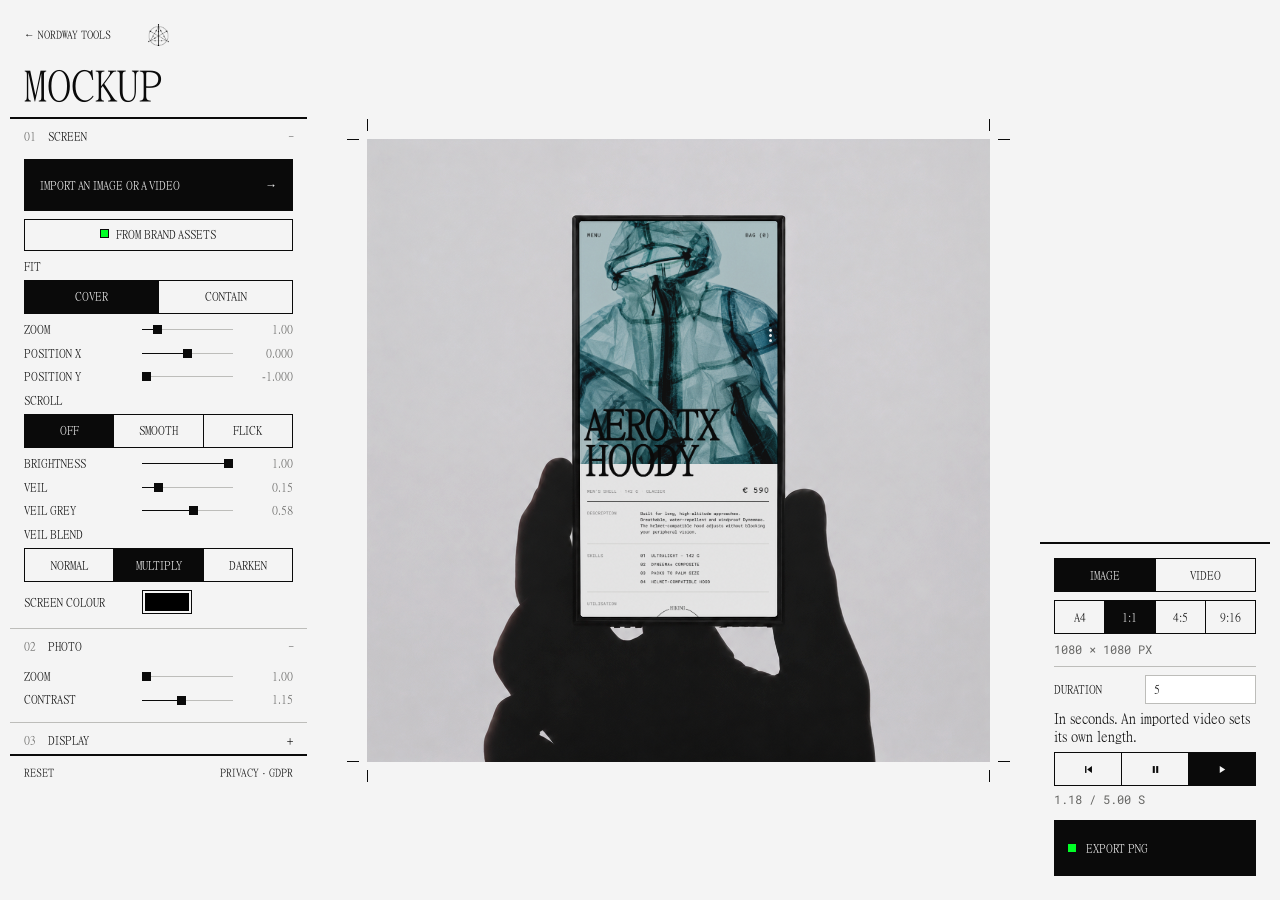
<file: mockup/index.html>
<!DOCTYPE html>
<html lang="en">
<head>
<meta charset="UTF-8" />
<meta name="viewport" content="width=device-width, initial-scale=1" />
<title>Mockup — NORDWAY Tools</title>
<!-- Mockup : une image ou une vidéo posée dans l'écran d'un téléphone photographié.
     Repart de Mirror effect (import, formats, aperçu) et de Montage (vidéo, lecteur, export MP4). -->
<!-- interface commune des outils (verre, typo, sliders), puis la mise en page propre à l'outil -->
<link rel="icon" href="../ui/favicon.png" />
<link rel="stylesheet" href="../ui/nordway.css" />
<link rel="stylesheet" href="style.css" />
<script defer src="../ui/nordway.js"></script>
</head>
<body data-mobile="ok" data-layout="panels">

<!-- Panneau latéral (paramètres) -->
<aside id="panel">

  <header id="panelHead">
    <p class="eyebrow"><a class="badge backLink" href="../" title="Back to NORDWAY Tools">← NORDWAY Tools</a></p>
    <h1 class="toolTitle">Mockup</h1>
  </header>

  <!-- Écran : le fichier importé (image ou vidéo), son cadrage -->
  <div class="section">
    <h2>Screen</h2>
    <div class="btnRow">
      <button id="fileBtn" class="primary" type="button">Import an image or a video</button>
    </div>
    <!-- une image ou une vidéo de la bibliothèque NORDWAY, en fichier original (sélecteur commun, nordway.js) -->
    <button id="pickAssetsBtn" type="button" data-brand-assets="fileInput" data-kinds="image,video">From brand assets</button>
    <input id="fileInput" type="file" accept="image/*,video/*,.mp4,.m4v,.mov,.webm,.mkv,.ogv" hidden />
    <p class="hint" id="fileInfo" hidden></p>
    <div class="row">
      <label for="fitSelect">Fit</label>
      <select id="fitSelect" class="asPills">
        <option value="cover" selected>Cover</option>
        <option value="contain">Contain</option>
      </select>
    </div>
    <div class="row"><label for="zoomSlider" title="Size of the file inside the screen">Zoom</label><input id="zoomSlider" type="range" min="0.5" max="4" step="0.01" value="1" /></div>
    <div class="row"><label for="posXSlider" title="-1 = left of the file, 1 = right (or drag on the photo)">Position X</label><input id="posXSlider" type="range" min="-1" max="1" step="0.001" value="0" /></div>
    <div class="row" id="posYRow"><label for="posYSlider" title="-1 = top of the file, 1 = bottom (or drag, or the mouse wheel on the photo)">Position Y</label><input id="posYSlider" type="range" min="-1" max="1" step="0.001" value="-1" /></div>
    <div class="row">
      <label for="scrollSelect" title="For a file taller than the screen (a page exported from Figma): it goes from top to bottom during the loop">Scroll</label>
      <select id="scrollSelect" class="asPills">
        <option value="off" selected>Off</option>
        <option value="smooth">Smooth</option>
        <option value="flick">Flick</option>
      </select>
    </div>
    <div class="row"><label for="brightnessSlider" title="Dims the screen, so it sits in the photo">Brightness</label><input id="brightnessSlider" type="range" min="0.3" max="1" step="0.01" value="1" /></div>
    <div class="row"><label for="veilSlider" title="A grey layer over the whole screen: the white of the file turns slightly grey too">Veil</label><input id="veilSlider" type="range" min="0" max="1" step="0.01" value="0.15" /></div>
    <div class="row"><label for="veilGreySlider" title="Grey of the veil: 0 = black, 1 = white">Veil grey</label><input id="veilGreySlider" type="range" min="0" max="1" step="0.01" value="0.58" /></div>
    <div class="row">
      <label for="veilBlendSelect" title="How the grey mixes with the file">Veil blend</label>
      <select id="veilBlendSelect" class="asPills">
        <option value="source-over">Normal</option>
        <option value="multiply" selected>Multiply</option>
        <option value="darken">Darken</option>
      </select>
    </div>
    <div class="row"><label for="screenColor" title="Colour of the screen around a file that doesn't fill it">Screen colour</label><input id="screenColor" type="color" value="#000000" /></div>
  </div>

  <!-- Photo : le cadrage de la photo du téléphone dans le format -->
  <div class="section">
    <h2>Photo</h2>
    <div class="row"><label for="photoZoomSlider" title="Closer to the phone">Zoom</label><input id="photoZoomSlider" type="range" min="1" max="2" step="0.01" value="1" /></div>
    <div class="row"><label for="photoContrastSlider" title="Contrast of the photo (hand, phone, background); the screen is not changed">Contrast</label><input id="photoContrastSlider" type="range" min="0.5" max="2" step="0.01" value="1.15" /></div>
  </div>

  <!-- Affichage -->
  <div class="section collapsed">
    <h2>Display</h2>
    <div class="btnRow">
      <button id="fullscreenBtn" type="button">Full screen · F</button>
      <button id="hidePanelBtn" type="button">Hide · H</button>
    </div>
  </div>

  <footer id="panelFooter">
    <button id="resetBtn" type="button">Reset</button>
    <button id="privacyBtn" type="button">Privacy · GDPR</button>
  </footer>
</aside>

<!-- Notice de confidentialité (RGPD) -->
<dialog id="privacyDialog" aria-labelledby="privacyTitle">
  <h2 id="privacyTitle">Privacy · GDPR</h2>

  <h3>Data controller</h3>
  <p>Valentin Maynadié — contact: <a href="mailto:valentinmaynadie@gmail.com">valentinmaynadie@gmail.com</a></p>

  <h3>Images, videos and exports</h3>
  <p>The images and videos you import are read only in your browser and are never uploaded: everything disappears when you close the page. PNG and MP4 files are made locally.</p>

  <h3>Cookies and tracking</h3>
  <p>This site uses no cookies, no analytics and no user accounts. Fonts are served with the page.</p>

  <h3>Third-party services</h3>
  <ul>
    <li>jsDelivr — MP4 video muxer, when you export a video.</li>
  </ul>
  <p>This service receives your IP address, which it needs to send the file.</p>

  <h3>Your rights</h3>
  <p>This site keeps no personal data. For any question about your rights (access, rectification, erasure, objection), write to the address above. You can also contact the CNIL, the French data protection authority (cnil.fr).</p>

  <form method="dialog">
    <button type="submit">Close</button>
  </form>
</dialog>

<!-- Zone principale : la photo, au format choisi -->
<div id="main">
  <canvas id="scene" data-crop></canvas>
</div>

<!-- Panneau de droite, calé en bas : mode, format, lecteur, export -->
<aside id="rightPanel">
  <div id="modeSwitch" role="group" aria-label="Mode">
    <button type="button" data-mode="image" aria-pressed="true">Image</button>
    <button type="button" data-mode="video" aria-pressed="false">Video</button>
  </div>

  <div id="formatButtons">
    <button type="button" data-format="din">A4</button>
    <button type="button" data-format="square">1:1</button>
    <button type="button" data-format="portrait">4:5</button>
    <button type="button" data-format="story">9:16</button>
  </div>
  <p id="formatInfo"></p>

  <div class="rpBlock">
    <div class="row">
      <label for="durationInput">Duration</label>
      <input id="durationInput" type="number" min="0.5" max="600" step="0.1" value="5" />
    </div>
    <p class="hint">In seconds. An imported video sets its own length.</p>
    <div id="transport">
      <button type="button" data-action="restart" title="Restart" aria-label="Restart">
        <svg viewBox="0 0 16 16"><rect x="3" y="3" width="2" height="10"/><polygon points="13,3 13,13 6,8"/></svg>
      </button>
      <button type="button" data-action="pause" title="Pause" aria-label="Pause">
        <svg viewBox="0 0 16 16"><rect x="4" y="3" width="3" height="10"/><rect x="9" y="3" width="3" height="10"/></svg>
      </button>
      <button type="button" data-action="play" title="Play" aria-label="Play">
        <svg viewBox="0 0 16 16"><polygon points="4,3 4,13 12,8"/></svg>
      </button>
    </div>
    <p id="timeLabel">0.00 / 5.00 s</p>
  </div>

  <div id="exportRow">
    <button id="exportBtn" type="button">Export PNG</button>
    <button id="exportMp4Btn" type="button" hidden>Export MP4</button>
  </div>
</aside>

<script type="module">
const $ = (id) => document.getElementById(id);
const num = (id) => Number($(id).value);
const clamp = (v, lo, hi) => Math.min(hi, Math.max(lo, v));

const mainEl = $("main");
const scene = $("scene");
const sceneCtx = scene.getContext("2d");
const formatButtons = Array.from(document.querySelectorAll("#formatButtons button"));
const modeButtons = Array.from(document.querySelectorAll("#modeSwitch button"));
const transportButtons = Array.from(document.querySelectorAll("#transport button"));
const durationInput = $("durationInput");
const exportBtn = $("exportBtn");
const exportMp4Btn = $("exportMp4Btn");

// Au rechargement, le navigateur restaure les anciens réglages : on repart des valeurs du HTML
const settingFields = Array.from(document.querySelectorAll("#panel input:not([type=file]), #panel select, #rightPanel input"));
function resetFields() {
  for (const el of settingFields) {
    if (el.tagName === "SELECT") el.value = (Array.from(el.options).find((o) => o.defaultSelected) ?? el.options[0]).value;
    else el.value = el.defaultValue;
  }
}
resetFields();

// ── Les photos de maquette (dossier photos/, copie de images_mockup des Digital tools) ──
// Pour en ajouter une : une ligne de plus, avec le rectangle de son écran blanc, en px de la photo
// (mesuré sur le bord du blanc : le contenu est multiplié par la photo, qui dessine elle-même
// le bord de l'écran, ses coins arrondis et tout ce qui passe devant).
// crop : ce qu'on retire sur chaque bord de la photo (celle-ci a un filet sombre de 3 px tout autour, puis un liseré clair).
const MOCKUPS = {
  phone: { file: "Smartphone blanc tenu en silhouette.png", crop: 6, screen: { x: 428.8, y: 169.4, w: 394.9, h: 788.8 } },
};
const mockup = MOCKUPS.phone;
const BLEED = 1.5;   // le contenu dépasse un peu sous le bord noir de l'écran, en px de la photo : pas de filet blanc
let photo = null;
{
  const img = new Image();
  img.src = `photos/${encodeURIComponent(mockup.file)}`;
  img.decode().then(() => { photo = img; update(); })
    .catch((err) => console.error("Could not load the mockup photo:", err));
}

// ── Ce qu'on met dans l'écran : une image ou une vidéo ; au départ, la maquette UX NORDWAY,
//    une page haute (1080 × 2799) à faire défiler avec Scroll ──
const DEFAULT_CONTENT = `images sources/${encodeURIComponent("NORDWAY — A2 · Full bleed spec sheet — V2.png")}`;
let content = { el: null, w: 0, h: 0, video: false };
let contentUrl = null;   // adresse du fichier importé, libérée quand on le remplace
{
  const img = new Image();
  img.src = DEFAULT_CONTENT;
  img.decode().then(() => {
    if (content.el) return;   // un fichier importé entre-temps garde la priorité
    content = { el: img, w: img.naturalWidth, h: img.naturalHeight, video: false };
    update();
  }).catch((err) => console.error("Could not load the default image:", err));
}

// Formats : taille réelle d'export en px (les mêmes que les autres outils) ; la photo est carrée
const FORMATS = {
  portrait: { w: 1080, h: 1350 },
  din:      { w: 1240, h: 1754 },
  square:   { w: 1080, h: 1080 },
  story:    { w: 1080, h: 1920 },
};
const DEFAULT_FORMAT = "square";
const FPS = 30;
let currentFormat = DEFAULT_FORMAT;

let duration = 5;            // durée de la boucle (s)
let durationTouched = false; // dès qu'on saisit une durée, une vidéo importée ne l'écrase plus
let playing = true;
let t = 0;                   // position dans la boucle (s)
let lastNow = performance.now();
let syncing = false;         // pendant un redémarrage, l'horloge attend la vidéo
let exporting = false;
let dirty = true;            // l'aperçu est à redessiner

// ── Aperçu : la photo au format choisi, à la taille de l'écran ──
const SCENE_MARGIN = 40;
function applyFormat(key) {
  currentFormat = key;
  const { w, h } = FORMATS[key];
  formatButtons.forEach((btn) => btn.classList.toggle("active", btn.dataset.format === key));
  $("formatInfo").textContent = `${w} × ${h} px`;
  resizeScene();
}
function resizeScene() {
  const { w, h } = FORMATS[currentFormat];
  const k = Math.min((mainEl.clientWidth - SCENE_MARGIN * 2) / w, (mainEl.clientHeight - SCENE_MARGIN * 2) / h);
  scene.style.width = w * k + "px";
  scene.style.height = h * k + "px";
  const dpr = window.devicePixelRatio || 1;
  scene.width = Math.max(1, Math.round(w * k * dpr));
  scene.height = Math.max(1, Math.round(h * k * dpr));
  dirty = true;
}

// ═══════════════════════════════════════════════════════════════════
// Dessin
// ═══════════════════════════════════════════════════════════════════
// La photo remplit le format (« cover »), agrandie par le zoom autour de l'écran du téléphone,
// sans jamais découvrir un bord. Rend l'échelle, le coin haut gauche et la taille de la photo rognée.
function photoLayout(W, H) {
  const c = mockup.crop, r = mockup.screen;
  const pw = photo.naturalWidth - c * 2, ph = photo.naturalHeight - c * 2;
  const s = Math.max(W / pw, H / ph) * num("photoZoomSlider");
  return {
    s, pw, ph,
    x: clamp(W / 2 - (r.x - c + r.w / 2) * s, W - pw * s, 0),
    y: clamp(H / 2 - (r.y - c + r.h / 2) * s, H - ph * s, 0),
  };
}
// le rectangle de l'écran dans l'image de sortie
function screenRect(L) {
  const r = mockup.screen, c = mockup.crop;
  return { x: L.x + (r.x - c - BLEED) * L.s, y: L.y + (r.y - c - BLEED) * L.s, w: (r.w + BLEED * 2) * L.s, h: (r.h + BLEED * 2) * L.s };
}
// Taille du contenu dans un écran de Rw × Rh
function contentBox(Rw, Rh) {
  const { w, h } = content;
  if (!w || !h) return { cw: 0, ch: 0 };
  const fit = $("fitSelect").value === "cover" ? Math.max(Rw / w, Rh / h) : Math.min(Rw / w, Rh / h);
  const k = fit * num("zoomSlider");
  return { cw: w * k, ch: h * k };
}

// ── Défilement, du haut vers le bas de la page pendant la boucle (u de 0 à 1) ──
// Rend la position Y, de -1 (le haut) à 1 (le bas). over : ce qui dépasse de l'écran, Rh : sa hauteur.
const easeInOut = (x) => 0.5 - 0.5 * Math.cos(Math.PI * clamp(x, 0, 1));
const flingOut = (x) => 1 - Math.pow(1 - clamp(x, 0, 1), 4);   // un coup de doigt : vite au départ, puis l'élan s'épuise
function scrollY(u, over, Rh) {
  const mode = $("scrollSelect").value;
  // un temps d'arrêt en haut au début, et en bas à la fin
  const START = 0.06, END = 0.9;
  const p = (u - START) / (END - START);
  if (mode === "smooth") return easeInOut(p) * 2 - 1;
  // Flick : des coups de doigt d'une demi-hauteur d'écran au plus (3 au moins), chacun bref
  // (0,8 s, ou 60 % de sa part de la boucle si elle est plus courte), puis une pause
  const n = Math.max(3, Math.ceil(over / (Rh * 0.5)));
  if (p <= 0) return -1;
  if (p >= 1) return 1;
  const i = Math.floor(p * n), local = p * n - i;
  const share = ((END - START) * duration) / n;          // la part d'un coup dans la boucle, en s
  const swipe = Math.min(0.8, share * 0.6) / share;      // la durée du geste, en part de cette tranche
  return ((i + flingOut(local / swipe)) / n) * 2 - 1;
}
const scrolling = () => $("scrollSelect").value !== "off";

// out : contexte de sortie de W × H px ; u : position dans la boucle, de 0 à 1
function compose(out, W, H, u) {
  out.setTransform(1, 0, 0, 1, 0, 0);
  out.globalCompositeOperation = "source-over";
  out.fillStyle = "#fff";
  out.fillRect(0, 0, W, H);
  if (!photo) return;
  const L = photoLayout(W, H);
  const R = screenRect(L);
  out.imageSmoothingEnabled = true;
  out.imageSmoothingQuality = "high";

  // 1. l'écran : sa couleur, le contenu cadré, puis un voile noir pour la luminosité
  out.save();
  out.beginPath();
  out.rect(R.x, R.y, R.w, R.h);
  out.clip();
  out.fillStyle = $("screenColor").value;
  out.fillRect(R.x, R.y, R.w, R.h);
  if (content.el) {
    const box = contentBox(R.w, R.h);
    // position : -1 = le début du fichier calé sur le bord de l'écran, 1 = la fin
    const px = num("posXSlider");
    const py = scrolling() ? scrollY(u, box.ch - R.h, R.h) : num("posYSlider");
    out.drawImage(content.el, R.x + (R.w - box.cw) * (px + 1) / 2, R.y + (R.h - box.ch) * (py + 1) / 2, box.cw, box.ch);
  }
  // le voile : un calque gris sur tout l'écran, avec son mode de fusion et son opacité
  // (le blanc du fichier grisonne aussi)
  const tint = num("veilSlider");
  if (tint > 0) {
    const g = Math.round(num("veilGreySlider") * 255);
    out.globalAlpha = tint;
    out.globalCompositeOperation = $("veilBlendSelect").value;
    out.fillStyle = `rgb(${g}, ${g}, ${g})`;
    out.fillRect(R.x, R.y, R.w, R.h);
    out.globalCompositeOperation = "source-over";
    out.globalAlpha = 1;
  }
  const veil = 1 - num("brightnessSlider");
  if (veil > 0) {
    out.fillStyle = `rgba(0, 0, 0, ${veil})`;
    out.fillRect(R.x, R.y, R.w, R.h);
  }
  out.restore();

  // 2. la photo, multipliée : son écran blanc laisse passer le contenu, tout le reste le recouvre
  out.globalCompositeOperation = "multiply";
  out.drawImage(photoSource(), mockup.crop, mockup.crop, L.pw, L.ph, L.x, L.y, L.pw * L.s, L.ph * L.s);
  out.globalCompositeOperation = "source-over";
}

// ── Contraste de la photo, hors écran ──
// Une copie de la photo, recalculée quand le réglage change : chaque canal s'écarte du gris moyen.
// Dans le rectangle de l'écran, les pixels blancs gardent leur valeur (fondu de 200 à 245 de luminosité),
// pour que le contenu ne soit ni assombri ni modifié ; le bord noir et les coins, eux, suivent le contraste.
const photoCache = { k: 1, canvas: null, orig: null };
function photoSource() {
  const k = num("photoContrastSlider");
  if (Math.abs(k - 1) < 0.005) return photo;
  if (photoCache.canvas && photoCache.k === k) return photoCache.canvas;
  const w = photo.naturalWidth, h = photo.naturalHeight;
  if (!photoCache.canvas) {
    photoCache.canvas = document.createElement("canvas");
    photoCache.canvas.width = w;
    photoCache.canvas.height = h;
    const c = photoCache.canvas.getContext("2d", { willReadFrequently: true });
    c.drawImage(photo, 0, 0);
    photoCache.orig = c.getImageData(0, 0, w, h);
  }
  const src = photoCache.orig.data;
  const img = new ImageData(w, h);
  const d = img.data;
  const lut = new Uint8ClampedArray(256);
  for (let v = 0; v < 256; v++) lut[v] = (v - 128) * k + 128;
  const r = mockup.screen, m = 4;   // marge autour de l'écran, en px de la photo
  const x0 = Math.floor(r.x - m), x1 = Math.ceil(r.x + r.w + m), y0 = Math.floor(r.y - m), y1 = Math.ceil(r.y + r.h + m);
  for (let y = 0, i = 0; y < h; y++) {
    const inY = y >= y0 && y < y1;
    for (let x = 0; x < w; x++, i += 4) {
      const R = src[i], G = src[i + 1], B = src[i + 2];
      let keep = 0;
      if (inY && x >= x0 && x < x1) {
        const p = clamp(((R * 299 + G * 587 + B * 114) / 1000 - 200) / 45, 0, 1);
        keep = p * p * (3 - 2 * p);
      }
      d[i] = lut[R] + (R - lut[R]) * keep;
      d[i + 1] = lut[G] + (G - lut[G]) * keep;
      d[i + 2] = lut[B] + (B - lut[B]) * keep;
      d[i + 3] = 255;
    }
  }
  photoCache.canvas.getContext("2d").putImageData(img, 0, 0);
  photoCache.k = k;
  return photoCache.canvas;
}

// ── Un réglage a changé : une nouvelle image ──
function update() {
  $("posYRow").hidden = scrolling();   // le défilement règle la position verticale
  dirty = true;
}

// ═══════════════════════════════════════════════════════════════════
// Lecture : une horloge en boucle sur la durée ; la vidéo importée s'y recale
// ═══════════════════════════════════════════════════════════════════
function setDuration(s) {
  if (!s || !isFinite(s)) return;
  duration = Math.max(0.5, Math.round(s * 10) / 10);
  durationInput.value = duration.toFixed(1);
}
durationInput.addEventListener("input", () => {
  const v = Number(durationInput.value);
  if (v > 0) { durationTouched = true; duration = v; t = Math.min(t, duration); }
});

// Attend que la vidéo soit positionnée sur le temps demandé
function seek(v, time) {
  return new Promise((resolve) => {
    if (!v.duration) return resolve();
    const target = time % v.duration;
    if (Math.abs(v.currentTime - target) < 0.001) return resolve();
    v.addEventListener("seeked", () => resolve(), { once: true });
    v.currentTime = target;
  });
}
// Redémarrage : la vidéo revient à 0, l'horloge repart au même instant
async function restart() {
  syncing = true;
  if (content.video) {
    const v = content.el;
    v.pause();
    await seek(v, 0);
    if (playing && content.el === v) await v.play().catch(() => {});
  }
  t = 0;
  lastNow = performance.now();
  syncing = false;
  dirty = true;
}
// Pendant la lecture, la vidéo est recalée sur l'horloge :
// petit écart -> on accélère / ralentit légèrement, grand écart -> on repositionne.
function keepInSync() {
  const v = content.el;
  if (v.seeking || !v.duration) return;
  const target = t % v.duration;
  let diff = v.currentTime - target;
  if (diff > v.duration / 2) diff -= v.duration;     // passage de boucle
  if (diff < -v.duration / 2) diff += v.duration;
  if (Math.abs(diff) > 0.25) { v.currentTime = target; v.playbackRate = 1; }
  else if (Math.abs(diff) > 0.02) v.playbackRate = 1 - clamp(diff * 2, -0.1, 0.1);
  else v.playbackRate = 1;
}
function setPlaying(p) {
  playing = p;
  transportButtons.forEach((b) => {
    const a = b.dataset.action;
    b.classList.toggle("active", (a === "play" && p) || (a === "pause" && !p));
  });
  if (content.video) {
    if (p) content.el.play().catch(() => {});
    else content.el.pause();
  }
}
transportButtons.forEach((btn) => btn.addEventListener("click", () => {
  switch (btn.dataset.action) {
    case "restart": restart(); break;
    case "pause": setPlaying(false); break;
    case "play": setPlaying(true); break;
  }
}));

// ── Boucle d'affichage : on ne redessine que si quelque chose a bougé ──
function loop(now) {
  const dt = Math.min(0.1, Math.max(0, (now - lastNow) / 1000));
  lastNow = now;
  if (playing && !exporting && !syncing) {
    t += dt;
    if (t >= duration) {
      t = 0;
      if (content.video) restart();   // fin de la boucle : la vidéo repart du début
    } else if (content.video) keepInSync();
  }
  // une vidéo change d'image d'elle-même ; un défilement, tant que l'horloge tourne
  const animated = content.video || (playing && scrolling());
  if (!exporting && (dirty || animated)) {
    dirty = false;
    compose(sceneCtx, scene.width, scene.height, t / duration);
  }
  $("timeLabel").textContent = `${t.toFixed(2)} / ${duration.toFixed(2)} s`;
  requestAnimationFrame(loop);
}

// ═══════════════════════════════════════════════════════════════════
// Import : bouton, coller, glisser — une image ou une vidéo
// ═══════════════════════════════════════════════════════════════════
function setContent(next, url, label) {
  if (content.video) {   // l'ancienne vidéo s'arrête et rend sa mémoire
    content.el.pause();
    content.el.removeAttribute("src");
    content.el.load();
  }
  if (contentUrl) URL.revokeObjectURL(contentUrl);
  contentUrl = url;
  content = next;
  $("fileInfo").hidden = false;
  $("fileInfo").textContent = label;
  if (next.video && !durationTouched) setDuration(next.el.duration);
  if (next.video && !playing) next.el.pause();
  restart();
  update();
}
function useFile(file) {
  if (!file) return;
  // le type, ou à défaut l'extension : sous Windows, un .mov ou un .mkv arrive souvent sans type
  const isImage = file.type.startsWith("image/") || (!file.type && /\.(png|jpe?g|gif|webp|avif|bmp|svg)$/i.test(file.name));
  const isVideo = file.type.startsWith("video/") || (!file.type && /\.(mp4|m4v|mov|webm|mkv|ogv)$/i.test(file.name));
  if (!isImage && !isVideo) {
    $("fileInfo").hidden = false;
    $("fileInfo").textContent = "This file is neither an image nor a video.";
    return;
  }
  const url = URL.createObjectURL(file);
  const fail = (err) => {
    console.error("Could not read the file:", err);
    $("fileInfo").hidden = false;
    $("fileInfo").textContent = isVideo
      ? "The browser can't read this video. An iPhone MOV in HEVC often can't be: export it as an MP4 (H.264)."
      : "This file could not be read as an image.";
    URL.revokeObjectURL(url);
  };
  if (isImage) {
    const img = new Image();
    img.src = url;
    img.decode().then(() => {
      setContent({ el: img, w: img.naturalWidth, h: img.naturalHeight, video: false }, url,
        `${file.name || "Pasted image"} · ${img.naturalWidth} × ${img.naturalHeight} px`);
    }).catch(fail);
    return;
  }
  // vidéo : lue en boucle, sans le son, hors de la page ; elle remplace l'ancien contenu
  // une fois sa première image prête
  const v = document.createElement("video");
  v.muted = true;
  v.loop = true;
  v.playsInline = true;
  v.preload = "auto";
  v.addEventListener("loadeddata", () => {
    setContent({ el: v, w: v.videoWidth, h: v.videoHeight, video: true }, url,
      `${file.name || "Pasted video"} · ${v.videoWidth} × ${v.videoHeight} px · ${v.duration.toFixed(1)} s`);
  }, { once: true });
  v.addEventListener("error", () => fail(v.error), { once: true });
  v.src = url;
  v.play().catch(() => {});
}
$("fileBtn").addEventListener("click", () => $("fileInput").click());
$("fileInput").addEventListener("change", (e) => {
  useFile(e.target.files[0]);
  e.target.value = "";
});
window.addEventListener("paste", (e) => {
  const item = Array.from(e.clipboardData?.items ?? []).find((it) => it.kind === "file" && /^(image|video)\//.test(it.type));
  if (item) { e.preventDefault(); useFile(item.getAsFile()); }
});
mainEl.addEventListener("dragover", (e) => { e.preventDefault(); mainEl.classList.add("over"); });
mainEl.addEventListener("dragleave", () => mainEl.classList.remove("over"));
mainEl.addEventListener("drop", (e) => {
  e.preventDefault();
  mainEl.classList.remove("over");
  useFile(e.dataTransfer.files[0]);
});

// ── Souris sur la photo : glisser déplace le contenu dans l'écran, la molette le fait défiler ──
const setSlider = (id, v) => { $(id).value = v; };   // la valeur affichée suit (nordway.js relit les sliders)
let drag = null;
scene.addEventListener("pointerdown", (e) => {
  scene.setPointerCapture(e.pointerId);
  scene.classList.add("dragging");
  drag = { x: e.clientX, y: e.clientY, px: num("posXSlider"), py: num("posYSlider") };
});
scene.addEventListener("pointermove", (e) => {
  if (!drag || !photo) return;
  const k = scene.width / scene.clientWidth;   // px de l'aperçu par px de la page
  const R = screenRect(photoLayout(scene.width, scene.height));
  const box = contentBox(R.w, R.h);
  // le jeu entre l'écran et le contenu : toute la course du slider (de -1 à 1) le parcourt
  const move = (id, from, d, play) => { if (Math.abs(play) > 0.5) setSlider(id, clamp(from + (2 * d * k) / play, -1, 1)); };
  move("posXSlider", drag.px, e.clientX - drag.x, R.w - box.cw);
  move("posYSlider", drag.py, e.clientY - drag.y, R.h - box.ch);
  update();
});
const endDrag = () => { drag = null; scene.classList.remove("dragging"); };
scene.addEventListener("pointerup", endDrag);
scene.addEventListener("pointercancel", endDrag);
// La molette fait défiler le fichier dans l'écran, comme une page sur le téléphone
// (de haut en bas ; Maj + molette ou un pavé tactile, de gauche à droite). Elle reprend la main
// sur un défilement automatique (Scroll repasse sur Off).
scene.addEventListener("wheel", (e) => {
  e.preventDefault();
  if (!photo || !content.el) return;
  const k = scene.width / scene.clientWidth;
  const R = screenRect(photoLayout(scene.width, scene.height));
  const box = contentBox(R.w, R.h);
  // lignes ou pages → px, à mi-vitesse : le téléphone est petit à l'écran, un cran déplace d'environ 50 px
  const line = (e.deltaMode === 1 ? 40 : e.deltaMode === 2 ? scene.clientHeight : 1) * 0.5;
  let dx = e.deltaX * line, dy = e.deltaY * line;
  if (e.shiftKey && !dx) [dx, dy] = [dy, 0];
  const scroll = (id, d, play) => { if (Math.abs(play) > 0.5) setSlider(id, clamp(num(id) - (2 * d * k) / play, -1, 1)); };
  if (scrolling() && dy) {   // la main reprend : on part de la position où en est le défilement
    setSlider("posYSlider", scrollY(t / duration, box.ch - R.h, R.h));
    $("scrollSelect").value = "off";
  }
  scroll("posXSlider", dx, R.w - box.cw);
  scroll("posYSlider", dy, R.h - box.ch);
  update();
}, { passive: false });

// ═══════════════════════════════════════════════════════════════════
// Réglages
// ═══════════════════════════════════════════════════════════════════
for (const el of settingFields) {
  el.addEventListener("input", update);
  el.addEventListener("change", update);
}
formatButtons.forEach((btn) => btn.addEventListener("click", () => applyFormat(btn.dataset.format)));
window.addEventListener("resize", resizeScene);

// ── Mode Image / Vidéo : le bouton d'export change ──
modeButtons.forEach((btn) => btn.addEventListener("click", () => setMode(btn.dataset.mode)));
function setMode(mode) {
  modeButtons.forEach((b) => b.setAttribute("aria-pressed", String(b.dataset.mode === mode)));
  exportBtn.hidden = mode === "video";
  exportMp4Btn.hidden = mode !== "video";
}

// panneau caché : la photo reprend la place libérée
const togglePanel = () => {
  document.body.classList.toggle("panel-hidden");
  resizeScene();
};
const toggleFullscreen = () => {
  if (document.fullscreenElement) document.exitFullscreen();
  else document.documentElement.requestFullscreen?.();
};
$("fullscreenBtn").addEventListener("click", toggleFullscreen);
$("hidePanelBtn").addEventListener("click", togglePanel);
window.addEventListener("keydown", (e) => {
  if (e.target.closest?.("input, textarea, select")) return;
  if (e.key === "h" || e.key === "H") togglePanel();
  if (e.key === "f" || e.key === "F") toggleFullscreen();
});

// ── Réinitialiser : réglages, format et mode par défaut ; le fichier importé reste ──
$("resetBtn").addEventListener("click", () => {
  resetFields();
  durationTouched = false;
  duration = Number(durationInput.value);
  if (content.video) setDuration(content.el.duration);
  applyFormat(DEFAULT_FORMAT);
  setMode("image");
  setPlaying(true);
  restart();
  update();
});
$("privacyBtn").addEventListener("click", () => $("privacyDialog").showModal());

// ═══════════════════════════════════════════════════════════════════
// Exports : la même image, recalculée à la taille réelle du format
// ═══════════════════════════════════════════════════════════════════
const poster = document.createElement("canvas");
const posterCtx = poster.getContext("2d");
function renderPoster(u) {
  const { w, h } = FORMATS[currentFormat];
  if (poster.width !== w || poster.height !== h) { poster.width = w; poster.height = h; }
  compose(posterCtx, w, h, u);
  return poster;
}
function downloadBlob(blob, filename) {
  const url = URL.createObjectURL(blob);
  const link = document.createElement("a");
  link.href = url;
  link.download = filename;
  link.click();
  setTimeout(() => URL.revokeObjectURL(url), 1000);
}

// PNG : l'image au temps courant
exportBtn.addEventListener("click", () => {
  const { w, h } = FORMATS[currentFormat];
  renderPoster(t / duration).toBlob((blob) => downloadBlob(blob, `mockup-${currentFormat}-${w}x${h}.png`), "image/png");
});

// MP4 : chaque image est positionnée et dessinée à son temps exact, puis encodée
exportMp4Btn.addEventListener("click", () => {
  exportMP4().catch((err) => {
    console.error(err);
    alert("MP4 export failed: " + err.message);
  }).finally(() => {
    exportMp4Btn.disabled = false;
    exportMp4Btn.textContent = "Export MP4";
    exporting = false;
    setPlaying(true);
    restart();
  });
});

// Firefox donne une description avcC fautive : on la reconstruit depuis les SPS / PPS de l'image clé
// (même correctif que Montage et Cairn generator, pour qu'After Effects lise le fichier)
function fixAvcDescription(chunk, meta) {
  if (!meta?.decoderConfig) return meta;
  const data = new Uint8Array(chunk.byteLength);
  chunk.copyTo(data);
  const view = new DataView(data.buffer);
  const sps = [], pps = [];
  for (let p = 0; p + 4 <= data.length; ) {
    const len = view.getUint32(p);
    if (len === 0 || p + 4 + len > data.length) break;
    const nal = data.subarray(p + 4, p + 4 + len);
    if ((nal[0] & 31) === 7) sps.push(nal);
    if ((nal[0] & 31) === 8) pps.push(nal);
    p += 4 + len;
  }
  if (!sps.length || !pps.length) return meta;
  const bytes = [1, sps[0][1], sps[0][2], sps[0][3], 0xff, 0xe0 | sps.length];
  for (const nal of sps) bytes.push(nal.length >> 8, nal.length & 255, ...nal);
  bytes.push(pps.length);
  for (const nal of pps) bytes.push(nal.length >> 8, nal.length & 255, ...nal);
  return { ...meta, decoderConfig: { ...meta.decoderConfig, description: new Uint8Array(bytes) } };
}

async function exportMP4() {
  if (!("VideoEncoder" in window)) throw new Error("this browser can't encode video (use Chrome or Edge).");
  if (!photo) throw new Error("the photo isn't loaded yet.");
  exporting = true;
  exportMp4Btn.disabled = true;
  exportMp4Btn.textContent = "Export… 0 %";
  setPlaying(false);

  const { Muxer, ArrayBufferTarget } = await import("https://cdn.jsdelivr.net/npm/mp4-muxer@5.2.2/+esm");
  const { w, h } = FORMATS[currentFormat];
  // H.264 Baseline, niveau 5.1, sans images B (l'encodeur de Firefox les rend dans le désordre)
  const config = { codec: "avc1.42e033", width: w, height: h, bitrate: 12_000_000, framerate: FPS, avc: { format: "avc" } };
  const { supported } = await VideoEncoder.isConfigSupported(config);
  if (!supported) throw new Error(`H.264 encoding at ${w}×${h} isn't supported by this browser.`);

  const muxer = new Muxer({
    target: new ArrayBufferTarget(),
    video: { codec: "avc", width: w, height: h, frameRate: FPS },
    fastStart: "in-memory",
  });
  let encodeError = null;
  const encoder = new VideoEncoder({
    output: (chunk, meta) => muxer.addVideoChunk(chunk, fixAvcDescription(chunk, meta)),
    error: (e) => { encodeError = e; },
  });
  encoder.configure(config);

  const length = duration;   // figée : le champ peut changer pendant l'export
  const total = Math.round(length * FPS);
  const frameDuration = 1e6 / FPS;
  for (let i = 0; i < total; i++) {
    if (encodeError) throw encodeError;
    const time = i / FPS;
    if (content.video) await seek(content.el, time);
    const canvas = renderPoster(time / length);
    const frame = new VideoFrame(canvas, { timestamp: i * frameDuration, duration: frameDuration });
    encoder.encode(frame, { keyFrame: i % FPS === 0 });
    frame.close();
    // l'aperçu suit l'export
    t = time;
    sceneCtx.drawImage(canvas, 0, 0, scene.width, scene.height);
    while (encoder.encodeQueueSize > 4) await new Promise((r) => setTimeout(r, 0));
    exportMp4Btn.textContent = `Export… ${Math.round(((i + 1) / total) * 100)} %`;
    if (i % 5 === 0) await new Promise((r) => setTimeout(r, 0));
  }
  await encoder.flush();
  if (encodeError) throw encodeError;
  encoder.close();
  muxer.finalize();
  downloadBlob(new Blob([muxer.target.buffer], { type: "video/mp4" }), `mockup-${currentFormat}-${w}x${h}-${length}s.mp4`);
}

// ── Démarrage ──
applyFormat(currentFormat);
setMode("image");
setPlaying(true);
update();
requestAnimationFrame(loop);
</script>
</body>
</html>
</file>
<file: ui/site.css>
/* ═══════════════════════════════════════════════════════════════════
   NORDWAY Digital tools — pages qui défilent (accueil, Brand assets).
   Même charte que nordway.css : la fiche technique de 1080 réduite à l'écran,
   colonne unique, marges 24 px, filets 2 px, aucun arrondi, le Signal seulement là où il signale.
   ═══════════════════════════════════════════════════════════════════ */
@font-face { font-family: "Nord Regular"; src: url("../fonts/Nord_pro_regular.ttf") format("truetype"); font-display: swap; }
@font-face { font-family: "Roboto Mono"; src: url("../fonts/RobotoMono-Variable.ttf") format("truetype"); font-weight: 100 700; font-display: swap; }

:root {
  color-scheme: light;
  --paper: #f4f4f4;
  --ink: #0a0a0a;
  --mute: #666664;   /* Cendre foncé : #7A7A7A ne passe pas AA sur Papier pour du 11 px */
  --line: #0a0a0a;
  --hair: #bdbdba;
  --panel: #e8e8e6;
  --white: #ffffff;
  --signal: #00ff26;
  --display: "Nord Regular", serif;
  --mono: "Roboto Mono", ui-monospace, "SF Mono", Menlo, monospace;
  --gutter: 24px;
  --top-h: 56px;
}
* { box-sizing: border-box; }
[hidden] { display: none !important; }
html { scroll-padding-top: calc(var(--top-h) + 64px); }
body {
  margin: 0;
  background: var(--paper);
  color: var(--ink);
  font-family: var(--display);
  font-size: 17px;
  line-height: 1.4;
  -webkit-font-smoothing: antialiased;
}
img, video { display: block; max-width: 100%; }
a { color: inherit; }
button { font: inherit; color: inherit; letter-spacing: inherit; }
:focus-visible { outline: 2px solid var(--signal); outline-offset: 2px; }
p { margin: 0; max-width: 62ch; }

.wrap {
  max-width: 1680px;   /* un peu plus large qu'avant (1440 px) */
  margin: 0 auto;
  padding-left: max(var(--gutter), env(safe-area-inset-left, 0px));
  padding-right: max(var(--gutter), env(safe-area-inset-right, 0px));
}

/* utilitaires typo */
.label { font-family: var(--mono); font-size: 11px;text-transform: uppercase; color: var(--mute); }
.label.ink { color: var(--ink); }
.mono { font-family: var(--mono); font-variant-numeric: tabular-nums; }
.xxl {
  margin: 0;
  font-family: var(--display);
  font-weight: 400;
  line-height: 0.86;
  text-transform: uppercase;
  text-wrap: balance;
}

/* marques : le wordmark et le sceau, en images Encre, Papier ou Signal
   (pas de masque CSS : il serait bloqué quand la page est ouverte en double-clic, file://) */
.mark { display: block; background: url("wordmark-ink.png") center / contain no-repeat; }
.mark.word { aspect-ratio: 1461 / 335; }
.mark.seal { aspect-ratio: 491 / 518; background-image: url("sceau-ink.png"); }
.mark.word.signal { background-image: url("wordmark-signal.png"); }
.mark.word.paper { background-image: url("wordmark-paper.png"); }

/* ── barre haute : retour / sceau / méta, filet 1 px dessous ── */
.top {
  position: sticky;
  top: 0;
  z-index: 30;
  background: var(--paper);
  border-bottom: 1px solid var(--line);
}
.top .wrap {
  display: grid;
  grid-template-columns: minmax(0, 1fr) auto minmax(0, 1fr);
  align-items: center;
  height: var(--top-h);
  gap: 16px;
}
.top .seal { width: 30px; color: var(--ink); }
.top a { text-decoration: none; }
.top a:hover { text-decoration: underline; text-underline-offset: 3px; }
.top .end { justify-self: end; display: flex; gap: 20px; white-space: nowrap; }
/* téléphone : la navigation de section disparaît (la page se lit en défilant), le sceau reste au centre */
@media (max-width: 760px) { .top nav.end { display: none; } .top .wrap { grid-template-columns: minmax(0, 1fr) auto minmax(0, 1fr); } }

/* méta sous un titre : 4 colonnes, filet 1 px dessus */
.meta {
  display: grid;
  grid-template-columns: repeat(4, minmax(0, 1fr));
  border-top: 1px solid var(--line);
}
.meta > div { padding: 12px 12px 0 0; min-width: 0; }
.meta strong { display: block; margin-top: 4px; font-family: var(--mono); font-weight: 400; font-size: 13px;}
@media (max-width: 720px) { .meta { grid-template-columns: repeat(2, minmax(0, 1fr)); row-gap: 8px; } }

/* bandeau coordonnées : micro-logo Signal · lieu · GPS, sur Encre (élément graphique de la charte) */
.coord {
  display: grid;
  grid-template-columns: auto minmax(0, 1fr) auto;
  align-items: center;
  gap: 24px;
  padding: 14px var(--gutter);
  background: var(--ink);
  color: var(--signal);
  font-family: var(--mono);
  font-size: 12px;
  text-transform: uppercase;
}
.coord .word { height: 13px; width: 57px; background-image: url("wordmark-signal.png"); }
.coord span:last-child { justify-self: end; font-variant-numeric: tabular-nums; }
@media (max-width: 560px) { .coord { grid-template-columns: minmax(0, 1fr); gap: 6px; } .coord span:last-child { justify-self: start; } }

/* boutons de la charte : case carrée, bord 1 px ; CTA en aplat Encre */
.btn {
  display: inline-flex;
  align-items: center;
  justify-content: center;
  gap: 10px;
  min-height: 40px;
  padding: 0 16px;
  font-family: var(--mono);
  font-size: 12px;
  text-transform: uppercase;
  text-decoration: none;
  color: var(--ink);
  border: 1px solid var(--line);
  background: transparent;
  cursor: pointer;
  transition: background-color 0.12s, color 0.12s;
}
.btn:hover { background: rgba(10, 10, 10, 0.06); }
.cta {
  display: flex;
  align-items: center;
  justify-content: space-between;
  gap: 12px;
  width: 100%;
  min-height: 60px;
  padding: 0 20px;
  font-family: var(--mono);
  font-size: 13px;
  text-transform: uppercase;
  text-decoration: none;
  color: var(--paper);
  border: 0;
  background: var(--ink);
  cursor: pointer;
  transition: background-color 0.12s;
}
.cta:hover { background: #262626; }
.cta .dot { width: 8px; height: 8px; background: var(--signal); flex: none; }
.cta .lead { display: flex; align-items: center; gap: 12px; }

/* sélecteur de cases accolées (filtres) */
.seg { display: flex; flex-wrap: wrap; padding: 0 0 1px 1px; }
.seg button {
  display: inline-flex;
  align-items: baseline;
  gap: 8px;
  min-height: 38px;
  margin: 0 0 -1px -1px;
  padding: 0 14px;
  font-family: var(--mono);
  font-size: 11.5px;
  text-transform: uppercase;
  white-space: nowrap;
  align-items: center;
  border: 1px solid var(--line);
  background: var(--paper);
  cursor: pointer;
}
.seg button:hover { background: #e9e9e9; }
.seg button sup { font-size: 9.5px; color: var(--mute); }
.seg button[aria-pressed="true"] { background: var(--ink); color: var(--paper); }
.seg button[aria-pressed="true"] sup { color: var(--hair); }

footer.site { margin-top: 96px; }
footer.site .fine {
  display: flex;
  justify-content: center;
  gap: 16px;
  flex-wrap: wrap;
  padding-block: 16px 40px;
}

@media (prefers-reduced-motion: reduce) {
  *, *::before, *::after { transition: none !important; animation: none !important; }
}
</file>
<file: ui/nordway.css>
/* ═══════════════════════════════════════════════════════════════════
   NORDWAY Digital tools — interface commune (d'après ui_001 des Digital tools,
   même structure et mêmes sélecteurs : l'UX ne change pas, seul l'habillage suit la charte NORDWAY)

   Charte (Identity guideline v0.2) :
   · fond Papier #F4F4F4, Encre #0A0A0A ; le vert Signal #00FF26 ne fait que signaler
     (point de l'action d'export, focus clavier, squelette de la main) — jamais du texte sur fond clair
   · typo réglée dans les fichiers des polices (fonts/) : ni interlettrage, ni faux gras, ni étirement ajoutés ici
   · deux familles : Nord (Regular, SemiBold, Mono) pour les titres et les phrases,
     Roboto Mono Regular en capitales pour l'interface et les données
   · aucun arrondi (sauf les cercles), aucune ombre ; filets de 2 px pour la structure, 1 px pour séparer
   · la hiérarchie se fait par la taille, la casse et la famille
   ═══════════════════════════════════════════════════════════════════ */
@font-face {
  font-family: "Nord Regular";
  src: url("../fonts/Nord_pro_regular.ttf") format("truetype");
  font-weight: 400;
  font-display: swap;
}
@font-face {
  font-family: "Nord SemiBold";
  src: url("../fonts/Nord_pro_SemiBold.ttf") format("truetype");
  font-weight: 400;
  font-display: swap;
}
@font-face {
  font-family: "Nord Mono";
  src: url("../fonts/Nord_pro_mono.ttf") format("truetype");
  font-weight: 400;
  font-display: swap;
}
/* Roboto Mono, fichier variable ; la charte n'utilise que le Regular (400). Licence OFL : fonts/RobotoMono-OFL.txt */
@font-face {
  font-family: "Roboto Mono";
  src: url("../fonts/RobotoMono-Variable.ttf") format("truetype");
  font-weight: 100 700;
  font-display: swap;
}

:root {
  color-scheme: light;
  /* ── palette NORDWAY ── */
  --paper: #f4f4f4;     /* Papier : fond principal */
  --encre: #0a0a0a;     /* Encre : texte, CTA, filets 2 px */
  --signal: #00ff26;    /* Signal : accent unique, ≤ 4 % */
  --cendre: #666664;    /* labels, méta : Cendre foncé (#7A7A7A ne passe pas AA sur Papier en 11 px) */
  --neve: #bdbdba;      /* filets secondaires */
  --brouillard: #d9d9d9;
  --blanc: #ffffff;     /* cases, champs */

  /* ── familles ── */
  --display: "Nord Regular", serif;
  --mono: "Roboto Mono", ui-monospace, "SF Mono", Menlo, Consolas, monospace;
  --sans: var(--display);  /* police par défaut de l'interface : Nord Regular */
  --title: var(--display);

  /* ── tailles ── */
  --fs-title: clamp(3.2rem, 2.4rem + 2.2vw, 4.4rem);
  --fs-text: 11.5px;    /* libellés : mono capitales */
  --fs-small: 10.5px;
  --fs-mono: 11.5px;
  --fs-prose: 15px;     /* aides : Nord Regular, casse d'origine */

  /* ── surfaces (noms repris de ui_001, que les outils lisent) ── */
  --page: var(--paper);
  --glass: rgba(244, 244, 244, 0.9);  /* panneau : Papier presque opaque, un léger flou laisse deviner le rendu */
  --blur: 10px;
  --text: var(--encre);
  --line: var(--encre);
  --line-faint: rgba(10, 10, 10, 0.18);
  --dash: var(--neve);                /* ex-filets pointillés : filets pleins de 1 px */
  --pill: transparent;                /* contrôle au repos : une case, bord 1 px */
  --pill-hover: rgba(10, 10, 10, 0.06);
  --on: var(--encre);                 /* choix actif : aplat Encre… */
  --on-text: var(--paper);            /* …texte Papier */
  --field: var(--blanc);
  --picker: rgba(244, 244, 244, 0.97);
  --lime: var(--signal);              /* ancien nom de l'accent : squelette de la main, curseur qui attrape */
  --crop-gap: 8px;
  --crop-len: 12px;
  --radius: 0;
  --radius-panel: 0;
  --pad: 14px;
}
* { box-sizing: border-box; }
[hidden] { display: none !important; }

html, body {
  margin: 0;
  padding: 0;
  height: 100%;
  overflow: hidden;
  font-family: var(--sans);
  font-size: var(--fs-text);
  font-weight: 400;
  line-height: 1.35;
  text-transform: uppercase;
  color: var(--text);
  background: var(--page);
  -webkit-font-smoothing: antialiased;
}
body {
  display: flex;
  flex-direction: row;
}

.eyebrow,
.badge,
#panelFooter,
dialog h3 {
  font-size: var(--fs-small);
}
/* Aides : des phrases, en Nord Regular, casse d'origine (le récit) */
.hint {
  font-family: var(--display);
  font-size: var(--fs-prose);
  line-height: 1.2;
  text-transform: none;
  text-align: left;
  color: var(--text);
}
/* Données : Roboto Mono, casse d'origine, chiffres alignés */
.mono,
#readout,
#formatInfo,
#motionTimeLabel,
#timeLabel,
#simInfo {
  font-family: var(--mono);
  font-weight: 400;
  font-size: var(--fs-mono);
  line-height: 1.35;
  text-transform: uppercase;
  text-align: left;
  font-variant-numeric: tabular-nums;
}
#formatInfo, #motionTimeLabel, #timeLabel { margin: 0; color: var(--cendre); }

/* ── Panneaux ── */
#panel,
#rightPanel {
  color: var(--text);
  background: var(--glass);
  -webkit-backdrop-filter: blur(var(--blur));
  backdrop-filter: blur(var(--blur));
  border-radius: 0;
  z-index: 1;
  scrollbar-width: thin;
  scrollbar-color: var(--line-faint) transparent;
}
#panel {
  flex: 0 0 auto;
  width: clamp(300px, 24vw, 420px);
  align-self: flex-start;
  max-height: calc(100% - 20px);
  scrollbar-gutter: stable;
  margin: 10px;
  display: flex;
  flex-direction: column;
  overflow-y: auto;
  counter-reset: nwSection;
}
#panel > * { flex-shrink: 0; }
#rightPanel {
  flex: 0 0 16vw;
  width: 16vw;
  min-width: 230px;
  align-self: flex-end;
  margin: 10px;
  padding: var(--pad);
  display: flex;
  flex-direction: column;
  gap: 8px;
  border-top: 2px solid var(--line);
}

/* En-tête du panneau : retour · sceau · compteur, sous un filet de 2 px ; puis le titre XXL */
#panelHead {
  padding: var(--pad) var(--pad) 12px;
  border-bottom: 2px solid var(--line);
}
.eyebrow {
  display: grid;
  grid-template-columns: minmax(0, 1fr) auto minmax(0, 1fr);
  align-items: center;
  gap: 8px;
  margin: 0;
}
.eyebrow > :first-child { grid-column: 1; grid-row: 1; justify-self: start; }
.eyebrow > :nth-child(2) { grid-column: 3; grid-row: 1; justify-self: end; }
/* le sceau au centre de la ligne, comme dans le header des maquettes (Menu / sceau / Bag) */
#panelHead .eyebrow::after {
  content: "";
  grid-column: 2;
  grid-row: 1;
  width: 24px;
  height: 22px;
  /* une image et non un masque CSS : un masque est bloqué quand la page est ouverte en double-clic (file://) */
  background: url("sceau-ink.png") center / contain no-repeat;
}
.badge { padding: 0; border: none; }
.backLink {
  color: inherit;
  text-decoration: none;
}
.backLink:hover { text-decoration: underline; text-underline-offset: 3px; }

/* Titre XXL en Nord Regular, tel que dessiné dans la police ; interligne 0,86.
   Le SVG est construit et ajusté à la largeur par nordway.js */
.toolTitle {
  margin: 18px 0 0;
  font-size: var(--fs-title);
  font-weight: 400;
  line-height: 0.86;
}
.toolTitle svg {
  display: block;
  width: 100%;
  overflow: visible;
  font-family: var(--display);
  fill: currentColor;
  stroke: none;
}
/* ouvert en double-clic (nordway.js) : un bandeau Encre, le carré Signal en tête */
.fileNotice {
  display: flex;
  gap: 8px;
  margin: 12px 0 0;
  padding: 8px 10px;
  font-size: var(--fs-small);
  text-transform: none;
  color: var(--paper);
  background: var(--encre);
}
.fileNotice::before { content: ""; flex: none; width: 7px; height: 7px; margin-top: 4px; background: var(--signal); }
.visuallyHidden {
  position: absolute;
  width: 1px;
  height: 1px;
  overflow: hidden;
  clip-path: inset(50%);
  white-space: nowrap;
}

/* ── Sections : numérotées comme une fiche technique (01, 02…), filet de 1 px, « + / – » pour replier ── */
.section {
  display: flex;
  flex-direction: column;
  gap: 8px;
  padding: 0 var(--pad) 14px;
  border-top: 1px solid var(--dash);
  counter-increment: nwSection;
}
#panelHead + .section { border-top: none; }
.section > h2 {
  display: flex;
  align-items: baseline;
  gap: 12px;
  margin: 0 calc(var(--pad) * -1);
  padding: 10px var(--pad) 6px;
  font-size: var(--fs-text);
  font-weight: 400;
  cursor: pointer;
  user-select: none;
}
.section > h2::before {
  content: counter(nwSection, decimal-leading-zero);
  color: var(--cendre);
  font-variant-numeric: tabular-nums;
}
.section > h2::after { content: "–"; margin-left: auto; }
.section > h2:hover { text-decoration: underline; text-underline-offset: 3px; }
.section p,
#rightPanel p { margin: 0; }
.section.collapsed { padding-bottom: 0; }
.section.collapsed > h2::after { content: "+"; }
.section.collapsed > :not(h2) { display: none !important; }

/* Réglage sur une ligne : libellé, contrôle, valeur à droite (ajoutée par nordway.js) */
.row {
  display: grid;
  grid-template-columns: 40% minmax(0, 1fr);
  grid-template-areas: "label ctl";
  align-items: center;
  column-gap: 10px;
}
.row:has(> select:not([hidden])) { grid-template-columns: auto minmax(0, 1fr); column-gap: 16px; }
.row:has(> output) {
  grid-template-columns: 40% minmax(0, 1fr) 4.4em;
  grid-template-areas: "label ctl value";
}
.row > label {
  grid-area: label;
  white-space: nowrap;
  overflow: hidden;
  text-overflow: ellipsis;
}
.row > :not(label):not(output) { grid-area: ctl; min-width: 0; }
.row:has(> .pills) {
  grid-template-columns: 1fr;
  grid-template-areas: "label" "ctl";
  row-gap: 6px;
}
.row > .pills { grid-area: ctl; }
.row > .pills button { flex: 1 1 auto; }
.row > output {
  grid-area: value;
  text-align: right;
  white-space: nowrap;
  font-variant-numeric: tabular-nums;
  color: var(--cendre);
}

/* ── Boutons : cases carrées, bord 1 px Encre ; l'action principale en aplat Encre ── */
button {
  font: inherit;
  letter-spacing: inherit;
  text-transform: inherit;
  color: inherit;
  cursor: pointer;
}
button:disabled { opacity: 0.35; cursor: default; }
:focus-visible { outline: 2px solid var(--signal); outline-offset: 2px; }

#panel button,
#rightPanel button,
dialog button {
  min-height: 32px;
  padding: 2px 12px;
  text-align: center;
  color: var(--text);
  border: 1px solid var(--line);
  border-radius: 0;
  background: var(--pill);
  transition: background-color 0.12s, color 0.12s;
}
#panel button:not(:disabled):hover,
#rightPanel button:not(:disabled):hover { background: var(--pill-hover); }

/* Le bloc Encre de l'action principale (comme « Add to cart » dans les maquettes) : libellé à gauche, flèche à droite */
#panel button.primary,
#rightPanel button.primary,
#panel button.cta,
#rightPanel button.cta {
  display: flex;
  align-items: center;
  justify-content: space-between;
  width: 100%;
  min-height: 52px;
  margin: 0;
  padding: 0 16px;
  font-size: 12px;
  text-align: left;
  color: var(--on-text);
  border: none;
  border-radius: 0;
  background: var(--on);
}
#panel button.primary::after,
#rightPanel button.primary::after,
#panel button.cta::after,
#rightPanel button.cta::after { content: "→";}
#panel button.primary:not(:disabled):hover,
#rightPanel button.primary:not(:disabled):hover,
#panel button.cta:not(:disabled):hover,
#rightPanel button.cta:not(:disabled):hover { background: #262626; }
/* Petite action discrète */
#panel button.pill,
#rightPanel button.pill {
  align-self: flex-start;
  min-height: 28px;
  padding: 2px 14px;
}
.btnRow {
  display: flex;
  flex-wrap: wrap;
  gap: 0;
}
.btnRow > button { flex: 1; }
.btnRow > button + button { margin-left: -1px; }   /* cases accolées : un seul filet entre deux */
.btnRow > button.primary,
.btnRow > button.cta { flex-basis: 100%; margin-left: 0; }

/* Groupes de choix (mode, format, lecteur, et toute rangée .pills) : sélecteur de cases accolées,
   le choix actif en aplat Encre — le sélecteur de tailles des maquettes */
#modeSwitch,
#formatButtons,
#transport,
.pills {
  display: flex;
  flex-wrap: wrap;
  gap: 0;
  padding: 0 0 1px 1px; /* place des filets qui se chevauchent */
}
#panel #modeSwitch button,
#panel #formatButtons button,
#panel #transport button,
#panel .pills button,
#rightPanel #modeSwitch button,
#rightPanel #formatButtons button,
#rightPanel #transport button,
#rightPanel .pills button {
  flex: 1 1 0;
  min-height: 34px;
  margin: 0 0 -1px -1px;
  padding: 2px 8px;
  text-align: center;
  white-space: nowrap;
  border: 1px solid var(--line);
  border-radius: 0;
  background: var(--pill);
  box-shadow: none;
}
#modeSwitch button[aria-pressed="true"],
#formatButtons button.active,
#formatButtons button[aria-pressed="true"],
#transport button.active,
.pills button[aria-pressed="true"],
.pills button.active { background: var(--on) !important; color: var(--on-text) !important; }
#transport button {
  display: flex;
  align-items: center;
  justify-content: center;
}
#transport svg { width: 11px; height: 11px; fill: currentColor; }

/* Export : le bloc Encre, avec le point Signal (la visée) — la seule touche de vert de l'interface — + carré noir */
#exportRow {
  display: flex;
  gap: 4px;
  margin-top: 4px;
}
#exportRow > button:not(#extraBtn) { flex: 1; }
#rightPanel #exportRow #exportBtn,
#rightPanel #exportRow #exportMp4Btn,
#panel #exportRow #exportBtn,
#panel #exportRow #exportMp4Btn {
  display: flex;
  align-items: center;
  gap: 10px;
  min-height: 56px;
  padding: 0 14px;
  font-size: 12px;
  text-align: left;
  color: var(--on-text);
  border: none;
  border-radius: 0;
  background: var(--on);
}
#exportRow #exportBtn::before,
#exportRow #exportMp4Btn::before {
  content: "";
  flex: none;
  width: 8px;
  height: 8px;
  background: var(--signal);
}
#exportRow #exportBtn:not(:disabled):hover,
#exportRow #exportMp4Btn:not(:disabled):hover { background: #262626 !important; }
#rightPanel #extraBtn,
#extraBtn {
  flex: none;
  width: 32px;
  min-width: 32px;
  padding: 0;
  border: 1px solid var(--line);
  border-radius: 0;
  background: var(--pill);
}
/* le carré : un rond d'enregistrement, la seule forme ronde du panneau (avec le cercle de la marque) */
#extraBtn::after {
  content: "";
  display: block;
  width: 9px;
  height: 9px;
  margin: auto;
  border-radius: 50%;
  background: var(--text);
}

/* ── Champs : cases Blanc, filet Névé, Encre au focus ── */
select,
textarea,
input[type="text"],
input[type="number"],
input[type="password"] {
  width: 100%;
  min-width: 0;
  padding: 6px 8px;
  font: inherit;
  letter-spacing: inherit;
  text-transform: none;
  color: var(--text);
  border: 1px solid var(--neve);
  border-radius: 0;
  background: var(--field);
  outline: none;
}
select:focus,
textarea:focus,
input[type="text"]:focus,
input[type="number"]:focus { border-color: var(--line); }
textarea {
  resize: vertical;
  padding: 8px 10px;
  font-family: var(--mono);
  font-size: 12px;
  line-height: 1.35;
}
select {
  text-transform: uppercase;
  -webkit-appearance: none;
  appearance: none;
  padding: 6px 28px 6px 10px;
  background: var(--field) url("data:image/svg+xml,%3Csvg xmlns='http://www.w3.org/2000/svg' width='9' height='5'%3E%3Cpath d='M.5.5l4 4 4-4' fill='none' stroke='%230a0a0a' stroke-width='1'/%3E%3C/svg%3E") no-repeat right 10px center;
  cursor: pointer;
  overflow: hidden;
  white-space: nowrap;
  text-overflow: ellipsis;
}
select:disabled { opacity: 0.35; cursor: default; }
option, optgroup { text-transform: uppercase; color: #0a0a0a; background: #fff; }

/* Menus personnalisables (Chrome, Edge) : la liste ouverte est une plaque Papier sous un filet Encre */
@supports (appearance: base-select) {
  select,
  ::picker(select) { appearance: base-select; }
  select {
    display: flex;
    align-items: center;
    padding: 6px 10px;
    background-image: none;
  }
  #panel select > button,
  #rightPanel select > button,
  select > button {
    display: flex;
    align-items: center;
    gap: 8px;
    width: 100%;
    min-width: 0;
    min-height: 0;
    padding: 0;
    font: inherit;
    letter-spacing: inherit;
    text-transform: inherit;
    text-align: left;
    color: inherit;
    border: none;
    border-radius: 0;
    background: none;
  }
  #panel select > button:hover,
  #rightPanel select > button:hover { background: none; }
  select > button selectedcontent {
    display: block;
    flex: 1;
    min-width: 0;
    overflow: hidden;
    white-space: nowrap;
    text-overflow: ellipsis;
  }
  select::picker-icon,
  select > button::after {
    content: "";
    flex: none;
    width: 9px;
    height: 5px;
    background: url("data:image/svg+xml,%3Csvg xmlns='http://www.w3.org/2000/svg' width='9' height='5'%3E%3Cpath d='M.5.5l4 4 4-4' fill='none' stroke='%230a0a0a' stroke-width='1'/%3E%3C/svg%3E") no-repeat center;
    transition: rotate 0.2s cubic-bezier(0.4, 0, 0, 1);
  }
  select:has(> button)::picker-icon { display: none; }
  select:open::picker-icon,
  select:open > button::after { rotate: 180deg; }
  ::picker(select) {
    margin: 2px 0;
    padding: 0;
    max-height: min(60vh, 420px);
    overflow-y: auto;
    color: var(--text);
    border: 1px solid var(--line);
    border-top-width: 2px;
    border-radius: 0;
    background: var(--picker);
    scrollbar-width: thin;
    scrollbar-color: var(--line-faint) transparent;
    opacity: 0;
    translate: 0 -4px;
    transition: opacity 0.15s linear, translate 0.15s linear,
      overlay 0.15s allow-discrete, display 0.15s allow-discrete;
  }
  ::picker(select):popover-open { opacity: 1; translate: 0 0; }
  @starting-style {
    ::picker(select):popover-open { opacity: 0; translate: 0 -4px; }
  }
  option {
    display: flex;
    align-items: center;
    min-height: 30px;
    padding: 2px 10px;
    font-family: var(--mono);
    font-size: var(--fs-text);
    text-transform: uppercase;
    color: var(--text);
    border-radius: 0;
    border-bottom: 1px solid var(--dash);
    background: transparent;
    cursor: pointer;
  }
  option:last-child { border-bottom: none; }
  option:hover,
  option:focus-visible { background: var(--pill-hover); outline: none; }
  option:checked { background: var(--on); color: var(--on-text); }
  option::checkmark { display: none; }
  option:disabled { opacity: 0.35; cursor: default; }
  optgroup {
    padding: 8px 0 0;
    font-family: var(--mono);
    font-size: var(--fs-small);
    font-weight: 400;
    color: var(--cendre);
    background: transparent;
  }
}
/* Menus faits maison (Firefox, Safari : nordway.js) : la même case et la même plaque */
select.uiMenuSource { display: none !important; }
#panel .uiMenu > button,
#rightPanel .uiMenu > button,
.uiMenu > button {
  display: flex;
  align-items: center;
  gap: 8px;
  width: 100%;
  min-width: 0;
  min-height: 0;
  padding: 6px 10px;
  font: inherit;
  letter-spacing: inherit;
  text-align: left;
  text-transform: uppercase;
  color: var(--text);
  border: 1px solid var(--neve);
  border-radius: 0;
  background: var(--field);
  cursor: pointer;
}
.uiMenu > button > span {
  flex: 1;
  min-width: 0;
  overflow: hidden;
  white-space: nowrap;
  text-overflow: ellipsis;
}
.uiMenu > button::after {
  content: "";
  flex: none;
  width: 9px;
  height: 5px;
  background: url("data:image/svg+xml,%3Csvg xmlns='http://www.w3.org/2000/svg' width='9' height='5'%3E%3Cpath d='M.5.5l4 4 4-4' fill='none' stroke='%230a0a0a' stroke-width='1'/%3E%3C/svg%3E") no-repeat center;
  transition: rotate 0.2s cubic-bezier(0.4, 0, 0, 1);
}
.uiMenu > button[aria-expanded="true"]::after { rotate: 180deg; }
.uiMenu > button:disabled { opacity: 0.35; cursor: default; }
.uiMenuList {
  position: fixed;
  inset: auto;
  margin: 0;
  padding: 0;
  overflow-y: auto;
  overscroll-behavior: contain;
  font-family: var(--mono);
  font-size: var(--fs-text);
  text-transform: uppercase;
  color: var(--text);
  border: 1px solid var(--line);
  border-top-width: 2px;
  border-radius: 0;
  background: var(--picker);
  outline: none;
  scrollbar-width: thin;
  scrollbar-color: var(--line-faint) transparent;
}
.uiMenuList:popover-open { animation: uiMenuIn 0.15s linear; }
@keyframes uiMenuIn { from { opacity: 0; translate: 0 -4px; } }
.uiMenuList [role="option"] {
  display: flex;
  align-items: center;
  min-height: 30px;
  padding: 2px 10px;
  white-space: nowrap;
  border-bottom: 1px solid var(--dash);
  cursor: pointer;
}
.uiMenuList [role="option"]:last-child { border-bottom: none; }
.uiMenuList [role="option"].active { background: var(--pill-hover); }
.uiMenuList [role="option"][aria-selected="true"] { background: var(--on); color: var(--on-text); }
.uiMenuList [role="option"][aria-disabled="true"] { opacity: 0.35; cursor: default; }
.uiMenuGroup {
  padding: 8px 10px 2px;
  font-family: var(--mono);
  font-size: var(--fs-small);
  color: var(--cendre);
}
@media (prefers-reduced-motion: reduce) {
  .uiMenuList:popover-open { animation: none; }
}
::placeholder { color: var(--cendre); }

/* Interrupteurs : libellé à gauche, interrupteur carré à droite (curseur carré, comme les repères de visée) */
.check {
  display: flex;
  flex-direction: row-reverse;
  justify-content: space-between;
  align-items: center;
  gap: 8px;
  cursor: pointer;
}
input[type="checkbox"] {
  -webkit-appearance: none;
  appearance: none;
  position: relative;
  flex: none;
  width: 28px;
  height: 14px;
  margin: 0;
  border: 1px solid var(--line);
  border-radius: 0;
  background: transparent;
  cursor: pointer;
  transition: background-color 0.15s linear;
}
input[type="checkbox"]::after {
  content: "";
  position: absolute;
  top: 2px;
  left: 2px;
  width: 8px;
  height: 8px;
  background: var(--line);
  transition: transform 0.15s linear;
}
input[type="checkbox"]:checked { background: var(--on); }
input[type="checkbox"]:checked::after { transform: translateX(14px); background: var(--on-text); }

/* Sliders : piste de 1 px, Encre jusqu'au curseur (--fill, posé par nordway.js), poignée carrée */
input[type="range"] {
  -webkit-appearance: none;
  appearance: none;
  display: block;
  width: 100%;
  height: 14px;
  margin: 0;
  background: transparent;
  border: none;
  outline: none;
  cursor: pointer;
}
input[type="range"]:focus-visible { outline: 2px solid var(--signal); outline-offset: 2px; }
input[type="range"]::-webkit-slider-runnable-track {
  height: 1px;
  background: linear-gradient(to right, var(--line) var(--fill, 50%), var(--neve) var(--fill, 50%));
}
input[type="range"]::-webkit-slider-thumb {
  -webkit-appearance: none;
  appearance: none;
  width: 9px;
  height: 9px;
  margin-top: -4px;
  border-radius: 0;
  background: var(--line);
  border: none;
}
input[type="range"]::-moz-range-track { height: 1px; border: none; background: var(--neve); }
input[type="range"]::-moz-range-progress { height: 1px; background: var(--line); }
input[type="range"]::-moz-range-thumb {
  width: 9px;
  height: 9px;
  border-radius: 0;
  background: var(--line);
  border: none;
}

/* Pastilles de couleur : cases carrées accolées */
.swatches,
#gradientColors {
  display: flex;
  gap: 4px;
}
input[type="color"] {
  -webkit-appearance: none;
  appearance: none;
  flex: 1;
  min-width: 0;
  height: 24px;
  padding: 0;
  border: 1px solid var(--line);
  border-radius: 0;
  background: none;
  cursor: pointer;
}
input[type="color"]::-webkit-color-swatch-wrapper { padding: 2px; }
input[type="color"]::-webkit-color-swatch { border: none; border-radius: 0; }
input[type="color"]::-moz-color-swatch { border: none; border-radius: 0; }
input[type="color"]:disabled { opacity: 0.35; cursor: default; }
#gradientPreview {
  height: 6px;
  border-radius: 0;
}

/* Vignettes (caméra, aperçus) */
.previewBox,
#preview:has(> video, > canvas) {
  flex: none;
  aspect-ratio: 16 / 9;
  overflow: clip;
  border-radius: 0;
  background: var(--encre);
}
video.camVideo {
  position: absolute;
  width: 1px;
  height: 1px;
  opacity: 0;
  pointer-events: none;
}
canvas.camPreview {
  display: block;
  width: 100%;
  height: auto;
  aspect-ratio: 4 / 3;
  border-radius: 0;
  background: var(--encre);
}

/* Traits de coupe autour des affiches ([data-crop], nordway.js) : le relevé, l'épreuve d'imprimeur */
.cropMarks {
  --e: calc(var(--crop-gap) + var(--crop-len));
  --ink-line: linear-gradient(var(--text), var(--text));
  position: fixed;
  z-index: 0;
  pointer-events: none;
  background:
    var(--ink-line) left var(--e) top 0 / 1px var(--crop-len) no-repeat,
    var(--ink-line) right var(--e) top 0 / 1px var(--crop-len) no-repeat,
    var(--ink-line) left var(--e) bottom 0 / 1px var(--crop-len) no-repeat,
    var(--ink-line) right var(--e) bottom 0 / 1px var(--crop-len) no-repeat,
    var(--ink-line) left 0 top var(--e) / var(--crop-len) 1px no-repeat,
    var(--ink-line) right 0 top var(--e) / var(--crop-len) 1px no-repeat,
    var(--ink-line) left 0 bottom var(--e) / var(--crop-len) 1px no-repeat,
    var(--ink-line) right 0 bottom var(--e) / var(--crop-len) 1px no-repeat;
}

#bar {
  display: flex;
  flex-wrap: wrap;
  align-items: center;
  gap: 0;
}
#bar > button { white-space: nowrap; }
#bar > button + button:not([hidden]) { margin-left: -1px; }
#readout {
  overflow: hidden;
  text-overflow: ellipsis;
  white-space: nowrap;
}

/* Pied du panneau : réinitialiser + RGPD */
#panelFooter {
  display: flex;
  justify-content: space-between;
  align-items: center;
  gap: 8px;
  margin-top: auto;
  padding: 10px var(--pad) 12px;
  border-top: 2px solid var(--line);
}
#panel #panelFooter button {
  min-height: 0;
  padding: 0;
  border: none;
  background: none;
}
#panel #panelFooter button:hover { text-decoration: underline; text-underline-offset: 3px; background: none; }

/* ── Téléphone : volet « Desktop only » posé par nordway.js ── */
#desktopOnly {
  position: fixed;
  inset: 0;
  z-index: 1000;
  display: flex;
  align-items: center;
  justify-content: center;
  padding: 16px;
  background: var(--page);
}
#desktopOnly .desktopOnlyPlate {
  display: flex;
  flex-direction: column;
  gap: 14px;
  max-width: 360px;
  padding: var(--pad) 0;
  border-top: 2px solid var(--line);
}
#desktopOnly h2 {
  margin: 0;
  font-family: var(--display);
  font-size: 56px;
  font-weight: 400;
  line-height: 0.86;
}
#desktopOnly p:not(.eyebrow) {
  margin: 0;
  font-family: var(--display);
  font-size: var(--fs-prose);
  text-transform: none;
}

/* ── Téléphone (≤ 760 px), pour les pages marquées <body data-mobile="ok" data-layout="…"> ── */
@media (max-width: 760px) {
  html:has(body[data-layout="panels"]),
  body[data-layout="panels"] {
    height: auto;
    min-height: 100%;
    overflow: auto;
  }
  body[data-layout="panels"] { flex-direction: column; }
  body[data-layout="panels"] #main {
    order: 0;
    flex: none;
    position: sticky;
    top: 0;
    z-index: 2;
    height: 52svh;
    min-height: 280px;
    padding: 0;
    background: var(--page);
  }
  body[data-layout="panels"] #rightPanel,
  body[data-layout="panels"] #panel {
    flex: none;
    width: auto;
    min-width: 0;
    max-height: none;
    margin: 10px 10px 0;
    overflow: visible;
  }
  body[data-layout="panels"] #rightPanel { order: 1; align-self: stretch; }
  body[data-layout="panels"] #panel { order: 2; align-self: stretch; margin-bottom: 10px; }

  body[data-layout="fullscreen"] #panel {
    top: auto;
    bottom: 0;
    left: 0;
    right: 0;
    width: auto;
    min-width: 0;
    max-height: 50svh;
    margin: 0 8px 8px;
  }
  #panelToggle {
    position: fixed;
    top: 10px;
    right: 10px;
    z-index: 3;
    min-height: 32px;
    padding: 5px 14px;
    border: 1px solid var(--line);
    border-radius: 0;
    color: var(--text);
    background: var(--glass);
  }
}

/* ── Fenêtres (RGPD) : volet Papier collé à droite, toute la hauteur ── */
dialog {
  position: fixed;
  inset: 0 0 0 auto;
  width: 460px;
  max-width: 100vw;
  height: 100vh;
  height: 100dvh;
  max-height: none;
  margin: 0;
  padding: 18px 22px 22px;
  border: none;
  border-left: 2px solid var(--encre);
  border-radius: 0;
  overflow-y: auto;
  color: var(--encre);
  background: var(--paper);
  line-height: 1.35;
}
dialog[open] { animation: drawerIn 0.35s cubic-bezier(0.4, 0, 0, 1); }
@keyframes drawerIn {
  from { transform: translateX(24px); opacity: 0; }
  to { transform: none; opacity: 1; }
}
dialog::backdrop { background: rgba(10, 10, 10, 0.45); }
dialog h2 {
  margin: 0 -22px 12px;
  padding: 0 22px 14px;
  font-size: var(--fs-text);
  font-weight: 400;
  border-bottom: 2px solid var(--encre);
}
dialog h3 { margin: 20px 0 6px; font-weight: 400; color: var(--cendre); }
dialog p,
dialog ul {
  margin: 0 0 8px;
  font-family: var(--display);
  font-size: var(--fs-prose);
  line-height: 1.25;
  text-transform: none;
}
dialog ul { padding-left: 18px; }
dialog a { color: var(--encre); text-underline-offset: 3px; }
dialog form { margin-top: 18px; }
dialog form button { width: 100%; }

/* ── Brand assets : le sélecteur (nordway.js), une grande fenêtre Papier au centre, filet Encre ── */
dialog.nwPicker {
  inset: 0;
  width: min(1180px, calc(100vw - 32px));
  height: min(860px, calc(100dvh - 32px));
  margin: auto;
  padding: 0;
  border: 2px solid var(--encre);
  display: none;
  grid-template-rows: auto minmax(0, 1fr) auto;
  grid-template-columns: minmax(0, 1fr);   /* la ligne de dossiers défile, elle n'élargit pas la fenêtre */
  overflow: hidden;
  animation: none;
}
dialog.nwPicker[open] { display: grid; animation: nwpIn 0.18s linear; }
@keyframes nwpIn { from { opacity: 0; } }
.nwpHead, .nwpFoot {
  display: flex;
  align-items: center;
  gap: 16px;
  padding: 12px 16px;
}
.nwpHead { border-bottom: 2px solid var(--encre); }
.nwpHead > span { flex: none;}
.nwpHead .nwpFilters { flex: 1; min-width: 0; flex-wrap: nowrap; overflow-x: auto; scrollbar-width: none; }
.nwPicker button {
  min-height: 34px;
  padding: 2px 12px;
  white-space: nowrap;
  color: var(--encre);
  border: 1px solid var(--encre);
  border-radius: 0;
  background: transparent;
}
.nwPicker .pills button { margin: 0 0 0 -1px; }
.nwPicker .pills button[aria-pressed="true"] { background: var(--encre); color: var(--paper); }
.nwPicker button:not(:disabled):hover { background: rgba(10, 10, 10, 0.06); }
.nwPicker .pills button[aria-pressed="true"]:hover { background: var(--encre); }
.nwpGrid {
  display: grid;
  grid-template-columns: repeat(auto-fill, minmax(150px, 1fr));
  grid-auto-rows: max-content;
  gap: 20px 14px;
  align-content: start;
  padding: 18px 16px 24px;
  overflow-y: auto;
  scrollbar-width: thin;
}
.nwPicker .nwpTile {
  display: block;
  width: 100%;
  height: auto;
  min-height: 0;
  padding: 0;
  text-align: left;
  border: 0;
  background: none;
}
.nwPicker .nwpTile:hover { background: none; }
.nwPicker .nwpTile { -webkit-tap-highlight-color: transparent; }
/* hauteur 4:5 par la marge du bas (fiable dans une grille qui défile, même sur téléphone) */
.nwpFrame {
  position: relative;
  display: block;
  width: 100%;
  height: 0;
  padding-bottom: 125%;
  overflow: hidden;
  background: #e8e8e6;
  outline: 1px solid transparent;
  outline-offset: -1px;
}
/* l'image entière, jamais recadrée : ce qui n'est pas en 4:5 garde du blanc autour */
.nwpFrame { background: #fff; }
.nwpFrame img, .nwpFrame video { position: absolute; inset: 0; display: block; width: 100%; height: 100%; object-fit: contain; }
.nwpFrame.contain img { padding: 12%; }
.nwpTile:hover .nwpFrame { outline: 2px solid var(--encre); outline-offset: -2px; }
/* choisi : cadre Encre de 3 px et le numéro d'ordre sur une case Signal */
.nwpTile[aria-selected="true"] .nwpFrame { outline: 3px solid var(--encre); outline-offset: -3px; }
.nwpNum:empty { display: none; }
.nwpNum {
  position: absolute;
  top: 8px;
  left: 8px;
  padding: 3px 6px;
  font-size: var(--fs-small);
  color: var(--encre);
  background: var(--signal);
  box-shadow: 0 0 0 1px var(--encre);
}
.nwpCap { display: block; margin-top: 6px; line-height: 1.4; font-size: var(--fs-small);overflow: hidden; white-space: nowrap; text-overflow: ellipsis; }
.nwpFoot { border-top: 2px solid var(--encre); }
.nwpInfo { flex: 1; color: var(--cendre); }
.nwPicker .nwpGo {
  min-width: 180px;
  min-height: 44px;
  display: flex;
  align-items: center;
  gap: 10px;
  color: var(--paper);
  border: 0;
  background: var(--encre);
}
.nwPicker .nwpGo::before { content: ""; width: 8px; height: 8px; background: var(--signal); }
.nwPicker .nwpGo:not(:disabled):hover { background: #262626; }
/* bouton « From brand assets » dans les panneaux : la même case que les autres, avec le carré Signal */
[data-brand-assets]::before {
  content: "";
  display: inline-block;
  width: 7px;
  height: 7px;
  margin-right: 8px;
  vertical-align: 1px;
  background: var(--signal);
  box-shadow: 0 0 0 1px var(--encre);
}

/* téléphone : les dossiers passent sous le titre, les boutons tiennent dans la largeur */
@media (max-width: 760px) {
  dialog.nwPicker { width: 100vw; height: 100dvh; max-width: none; max-height: none; border: 0; }
  .nwpHead { flex-wrap: wrap; gap: 10px; padding: 10px 12px; }
  .nwpHead > span { flex: 1; }
  .nwpHead .nwpFilters { order: 3; flex: 1 0 100%; }
  .nwpGrid { grid-template-columns: repeat(2, minmax(0, 1fr)); gap: 16px 10px; padding: 12px; }
  .nwpFoot { flex-wrap: wrap; gap: 8px; padding: 10px 12px calc(10px + env(safe-area-inset-bottom, 0px)); }
  .nwpInfo { flex: 1 0 100%; }
  .nwPicker .nwpAll { flex: 1; }
  .nwPicker .nwpGo { flex: 2; min-width: 0; }
}
</file>
<file: card-ring/style.css>
/* Cercle de cartes — mise en page propre à l'outil.
   Couleurs, typo, panneaux et contrôles : ../ui/nordway.css */

/* Zone principale : l'affiche */
#main {
  flex: 1;
  min-width: 0;
  display: flex;
  align-items: center;
  justify-content: center;
}
#scene {
  display: block;
  flex: none;
  background: #fff;
}

/* Champs de texte empilés */
#textFields {
  display: flex;
  flex-direction: column;
  gap: 6px;
}

/* Dégradé désactivé : aperçu estompé */
#gradientPreview.off { opacity: 0.35; }

/* Liste des images importées : un nom par ligne, × pour retirer */
#imageControl {
  display: flex;
  flex-direction: column;
  gap: 6px;
}
#imageList {
  list-style: none;
  margin: 0;
  padding: 0;
  max-height: 252px; /* ~12 noms visibles, le reste défile */
  overflow-y: auto;
  border-top: 1px solid var(--dash);
}
#imageList li {
  display: flex;
  align-items: center;
  justify-content: space-between;
  gap: 6px;
  padding: 3px 0;
  border-bottom: 1px solid var(--dash);
}
#imageList span {
  overflow: hidden;
  white-space: nowrap;
  text-overflow: ellipsis;
  text-transform: none; /* garde le vrai nom du fichier */
  font-size: var(--fs-small);
}
#panel #imageList button {
  flex: none;
  min-height: 0;
  padding: 0 4px;
  line-height: 1;
  border: none;
  background: none;
}
</file>
<file: gradient-body/style.css>
/* Gradient body — mise en page propre à l'outil.
   Couleurs, typo, panneau et contrôles : ../ui/nordway.css
   Le rendu occupe tout l'écran, le panneau flotte devant. */

html, body { background: #000; }

/* Rendu sombre : le panneau Papier reste presque opaque pour que l'Encre se lise sur l'aura */
:root {
  --glass: rgba(244, 244, 244, 0.92);
  --blur: 16px;
}

/* Le rendu occupe tout l'écran, derrière le panneau */
#gl,
#overlay {
  position: fixed;
  inset: 0;
  display: block;
  width: 100vw;
  height: 100vh;
}
/* Premier plan : blob tracking, au-dessus de l'aura, sous le panneau */
#overlay { pointer-events: none; }

/* Panneau en verre posé sur le rendu ; H le masque */
#panel {
  position: fixed;
  top: 0;
  left: 0;
  max-height: calc(100vh - 20px);
  transition: opacity 0.3s cubic-bezier(0.4, 0, 0, 1), transform 0.6s cubic-bezier(0.4, 0, 0, 1), visibility 0.6s;
}
body.panel-hidden #panel {
  opacity: 0;
  visibility: hidden;
  transform: translateX(-16px);
}

/* Vignettes : détourage, blobs (vue selfie) ; le retour caméra vient de nordway.css */
.previewBox video,
.previewBox canvas {
  display: block;
  width: 100%;
  height: 100%;
  object-fit: cover;
}
.previewBox canvas { image-rendering: pixelated; }
.previewBox.mirror video,
.previewBox.mirror canvas { transform: scaleX(-1); }

/* Couleur des taches : petite pastille à droite, comme un interrupteur */
.check input[type="color"] {
  flex: none;
  width: 28px;
  height: 16px;
}

/* Étiquettes des taches : une case Papier, texte Encre en capitales,
   le carré Signal devant le nom (les cadres de détection verts de la campagne) */
#tags {
  position: fixed;
  inset: 0;
  overflow: hidden;
  pointer-events: none;
}
.tag {
  position: absolute;
  top: 0;
  left: 0;
  display: flex;
  align-items: center;
  gap: 7px;
  padding: 5px 9px;
  font-size: var(--fs-small);
  line-height: 1.2;
  white-space: nowrap;
  color: var(--text);
  background: var(--glass);
  -webkit-backdrop-filter: blur(var(--blur));
  backdrop-filter: blur(var(--blur));
  border-radius: 0;
  will-change: transform;
}
.tag::before {
  content: "";
  flex: none;
  width: 5px;
  height: 5px;
  background: var(--signal);
  box-shadow: 0 0 0 1px var(--encre);
}
</file>
<file: image-matrice/style.css>
/* Image matrice (NORDWAY) — mise en page propre à l'outil. Le style graphique (panneau Papier, titre Nord Regular,
   libellés Roboto Mono, cases, bloc Encre, filets, poignées carrées) vient de ../ui/nordway.css. */

/* ── Scène : à gauche, dans son cadre ; le rendu suit la taille du cadre ── */
#main {
  position: relative;
  flex: 1 1 auto;
  min-width: 0;
  margin: 0;
  overflow: hidden;
  background: var(--page);
}
#gl, #overlay {
  position: absolute;
  inset: 0;
  display: block;
  width: 100%;
  height: 100%;
}
#gl {
  touch-action: none;
  cursor: grab;
  opacity: 0;
  transition: opacity 0.8s cubic-bezier(0.4, 0, 0, 1);
}
#gl.ready { opacity: 1; }
#gl.dragging { cursor: grabbing; }
#gl.hovering { cursor: pointer; }
#overlay { pointer-events: none; }

/* ── Panneau : en verre, au premier plan au-dessus du rendu (comme la 001), posé à gauche de la scène ;
   le flou du verre laisse deviner les cartes derrière lui. H le masque ── */
#panel {
  position: fixed;
  top: 10px;
  left: 10px;
  z-index: 2;
  max-height: calc(100vh - 20px);
  margin: 0;
  transition: opacity 0.3s cubic-bezier(0.4, 0, 0, 1), transform 0.6s cubic-bezier(0.4, 0, 0, 1), visibility 0.6s;
}
body.panel-hidden #panel {
  opacity: 0;
  visibility: hidden;
  transform: translateX(-16px);
}

/* En-tête : le nombre de cartes à droite du retour, en mono (classe .mono de nordway.css) */

/* cinq modes : trois sur la première ligne, deux sur la seconde */
#panel #modeSwitch button { flex: 1 1 calc(33.33% - 3px); }

/* Import images : le même gros bloc que Brand images, mais en creux (bord 1 px) : les visuels de marque passent devant */
#panel button#addImagesBtn { color: var(--text); background: transparent; border: 1px solid var(--line); }
#panel button#addImagesBtn:not(:disabled):hover { background: var(--pill-hover); }
#panel button#addImagesBtn + #fakeImagesBtn { margin-top: -4px; }

#gradientColors, #monoColors { margin: 2px 0; }
#monoColors { display: flex; }

/* Invite du focus (plan 2D), en bas au centre de la scène */
#arrowHint {
  position: absolute;
  left: 50%;
  bottom: 5%;
  margin: 0;
  transform: translateX(-50%);
  font-size: var(--fs-small);
  line-height: 1.1;
  text-align: center;
  opacity: 0;
  pointer-events: none;
  transition: opacity 1.2s cubic-bezier(0.4, 0, 0, 1);
}
#arrowHint.visible { opacity: 0.35; }

/* Contrôle à la main : la vidéo (cachée) et le retour caméra viennent de nordway.css ; un rond suit la paume */
#handCursor {
  position: absolute;
  left: 0;
  top: 0;
  width: 22px;
  height: 22px;
  margin: -11px 0 0 -11px;
  border: 1.5px solid var(--encre);
  border-radius: 50%;
  pointer-events: none;
  opacity: 0;
  transition: opacity 0.3s cubic-bezier(0.4, 0, 0, 1), background-color 0.15s;
}
#handCursor.visible { opacity: 1; }
#handCursor.grab { background: var(--lime); }

/* Pas de WebGL2 : un message au centre de la scène */
#noGl {
  position: absolute;
  inset: 0;
  display: flex;
  align-items: center;
  justify-content: center;
  margin: 0;
}

/* ── Fond Black (Environment) : la page passe en Encre, tout ce qui était Encre passe en Papier.
   index.html pose la classe .dark sur <html> ; le rendu WebGL suit de son côté (uInk, inkCss) ── */
:root.dark {
  color-scheme: dark;
  --page: #0a0a0a;
  --text: #f4f4f4;
  --line: #f4f4f4;
  --line-faint: rgba(244, 244, 244, 0.25);
  --dash: #2c2c2c;
  --neve: #3a3a3a;
  --cendre: #8c8c8a;
  --glass: rgba(16, 16, 16, 0.88);
  --pill-hover: rgba(244, 244, 244, 0.1);
  --on: #f4f4f4;            /* choix actif : aplat Papier, texte Encre */
  --on-text: #0a0a0a;
  --field: #161616;
  --picker: rgba(16, 16, 16, 0.97);
}
:root.dark ::placeholder { color: rgba(244, 244, 244, 0.5); }
/* menus : la flèche en Papier */
:root.dark select,
:root.dark select > button::after,
:root.dark .uiMenu > button::after {
  background-image: url("data:image/svg+xml,%3Csvg xmlns='http://www.w3.org/2000/svg' width='9' height='5'%3E%3Cpath d='M.5.5l4 4 4-4' fill='none' stroke='%23f4f4f4' stroke-width='1'/%3E%3C/svg%3E");
}
:root.dark #panel button.cta:not(:disabled):hover { background: #d9d9d9; }
/* la notice RGPD garde son fond Papier : son texte reste Encre */
:root.dark dialog {
  --text: #0a0a0a;
  --line: #0a0a0a;
  --dash: #bdbdba;
}
:root.dark #panelHead .eyebrow::after { background-image: url("../ui/sceau-paper.png"); }
:root.dark #handCursor { border-color: #f4f4f4; }
:root.dark #handCursor.grab { border-color: #0a0a0a; }
:root.dark #arrowHint { color: #f4f4f4; }

/* Téléphone : nordway.css (data-layout="panels") met la scène en haut et le panneau dessous, dans le flux */
@media (max-width: 760px) {
  #main { margin: 0; }
  #panel { position: static; flex: none; width: auto; max-height: none; }
}
</file>
<file: mockup/style.css>
/* Mockup — mise en page propre à l'outil (reprise de Mirror effect et de Montage).
   Couleurs, typo, panneaux et contrôles : ../ui/nordway.css */

/* Zone principale : la photo au format choisi, à l'échelle de l'écran */
#main {
  flex: 1;
  min-width: 0;
  display: flex;
  align-items: center;
  justify-content: center;
}
/* on attrape l'image pour déplacer ce qu'il y a dans l'écran du téléphone */
#scene {
  display: block;
  flex: none;
  background: #fff;
  cursor: grab;
  touch-action: none;
}
#scene.dragging { cursor: grabbing; }
/* panneau caché (H) : la photo prend toute la place */
body.panel-hidden #panel { display: none; }
/* un fichier glissé sur la photo */
#main.over #scene { outline: 2px dashed var(--text); outline-offset: 6px; }

/* Panneau de droite : durée et lecture, séparés par un filet (comme Montage) */
.rpBlock {
  display: flex;
  flex-direction: column;
  gap: 6px;
  padding-top: 8px;
  border-top: 1px solid var(--dash);
}
</file>
